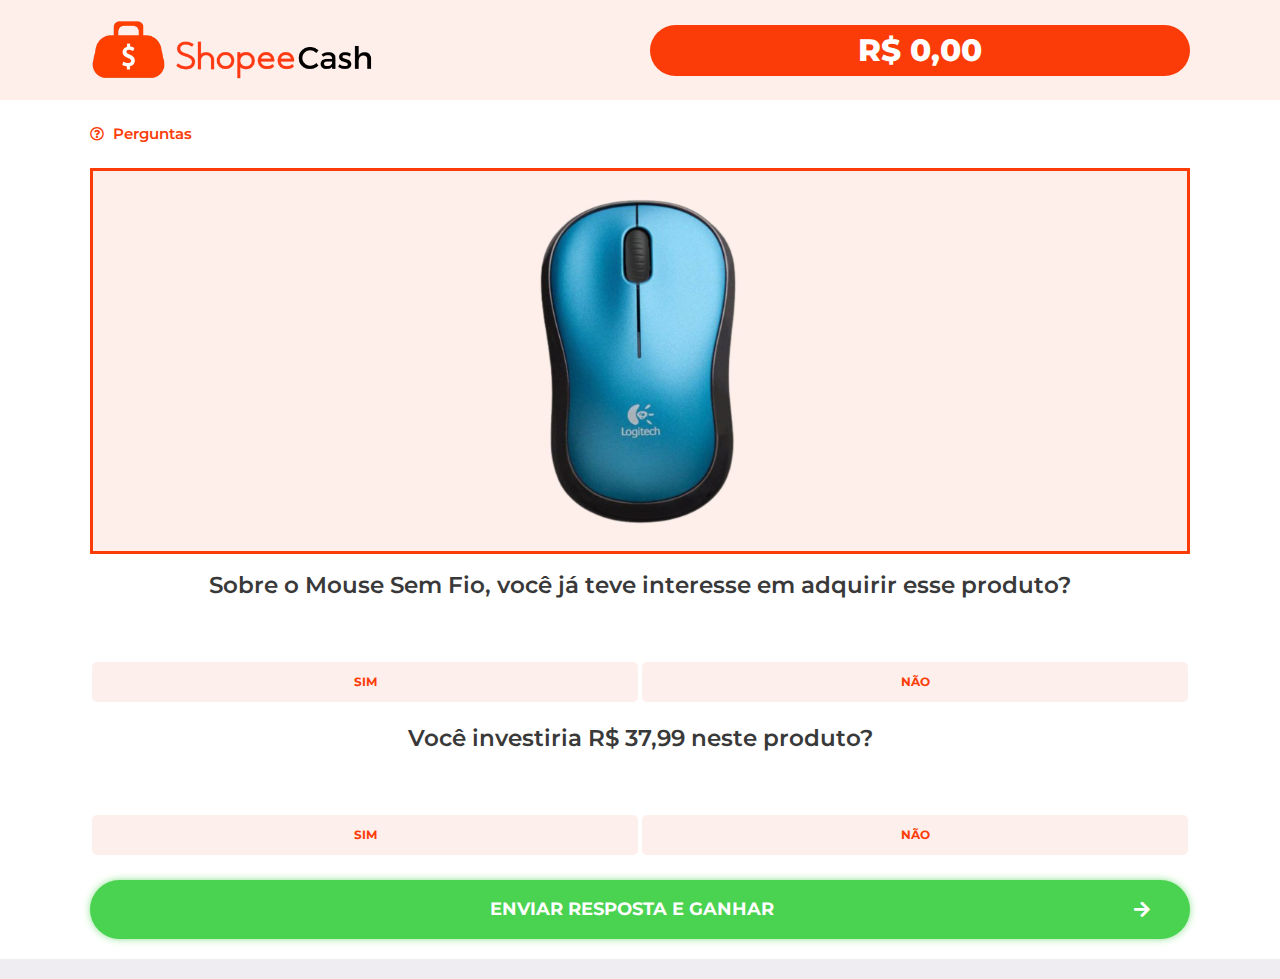
<file: index.html>
<!DOCTYPE html><html lang="pt-PT"><head>
	<meta charset="UTF-8">
		<title>Conquistando Sonhos – Site Oficial</title>
<meta name="robots" content="max-image-preview:large">
<link rel="alternate" type="application/rss+xml" title="Conquistando Sonhos » Feed" href="https://aprofissaodoano.com.br/feed/">
<link rel="alternate" type="application/rss+xml" title="Conquistando Sonhos » Feed de comentários" href="https://aprofissaodoano.com.br/comments/feed/">
<script async src="js/fbevents.js"></script><script>
window._wpemojiSettings = {"baseUrl":"https:\/\/s.w.org\/images\/core\/emoji\/14.0.0\/72x72\/","ext":".png","svgUrl":"https:\/\/s.w.org\/images\/core\/emoji\/14.0.0\/svg\/","svgExt":".svg","source":{"concatemoji":"https:\/\/aprofissaodoano.com.br\/wp-includes\/js\/wp-emoji-release.min.js?ver=6.3.1"}};
/*! This file is auto-generated */
!function(i,n){var o,s,e;function c(e){try{var t={supportTests:e,timestamp:(new Date).valueOf()};sessionStorage.setItem(o,JSON.stringify(t))}catch(e){}}function p(e,t,n){e.clearRect(0,0,e.canvas.width,e.canvas.height),e.fillText(t,0,0);var t=new Uint32Array(e.getImageData(0,0,e.canvas.width,e.canvas.height).data),r=(e.clearRect(0,0,e.canvas.width,e.canvas.height),e.fillText(n,0,0),new Uint32Array(e.getImageData(0,0,e.canvas.width,e.canvas.height).data));return t.every(function(e,t){return e===r[t]})}function u(e,t,n){switch(t){case"flag":return n(e,"\ud83c\udff3\ufe0f\u200d\u26a7\ufe0f","\ud83c\udff3\ufe0f\u200b\u26a7\ufe0f")?!1:!n(e,"\ud83c\uddfa\ud83c\uddf3","\ud83c\uddfa\u200b\ud83c\uddf3")&&!n(e,"\ud83c\udff4\udb40\udc67\udb40\udc62\udb40\udc65\udb40\udc6e\udb40\udc67\udb40\udc7f","\ud83c\udff4\u200b\udb40\udc67\u200b\udb40\udc62\u200b\udb40\udc65\u200b\udb40\udc6e\u200b\udb40\udc67\u200b\udb40\udc7f");case"emoji":return!n(e,"\ud83e\udef1\ud83c\udffb\u200d\ud83e\udef2\ud83c\udfff","\ud83e\udef1\ud83c\udffb\u200b\ud83e\udef2\ud83c\udfff")}return!1}function f(e,t,n){var r="undefined"!=typeof WorkerGlobalScope&&self instanceof WorkerGlobalScope?new OffscreenCanvas(300,150):i.createElement("canvas"),a=r.getContext("2d",{willReadFrequently:!0}),o=(a.textBaseline="top",a.font="600 32px Arial",{});return e.forEach(function(e){o[e]=t(a,e,n)}),o}function t(e){var t=i.createElement("script");t.src=e,t.defer=!0,i.head.appendChild(t)}"undefined"!=typeof Promise&&(o="wpEmojiSettingsSupports",s=["flag","emoji"],n.supports={everything:!0,everythingExceptFlag:!0},e=new Promise(function(e){i.addEventListener("DOMContentLoaded",e,{once:!0})}),new Promise(function(t){var n=function(){try{var e=JSON.parse(sessionStorage.getItem(o));if("object"==typeof e&&"number"==typeof e.timestamp&&(new Date).valueOf()<e.timestamp+604800&&"object"==typeof e.supportTests)return e.supportTests}catch(e){}return null}();if(!n){if("undefined"!=typeof Worker&&"undefined"!=typeof OffscreenCanvas&&"undefined"!=typeof URL&&URL.createObjectURL&&"undefined"!=typeof Blob)try{var e="postMessage("+f.toString()+"("+[JSON.stringify(s),u.toString(),p.toString()].join(",")+"));",r=new Blob([e],{type:"text/javascript"}),a=new Worker(URL.createObjectURL(r),{name:"wpTestEmojiSupports"});return void(a.onmessage=function(e){c(n=e.data),a.terminate(),t(n)})}catch(e){}c(n=f(s,u,p))}t(n)}).then(function(e){for(var t in e)n.supports[t]=e[t],n.supports.everything=n.supports.everything&&n.supports[t],"flag"!==t&&(n.supports.everythingExceptFlag=n.supports.everythingExceptFlag&&n.supports[t]);n.supports.everythingExceptFlag=n.supports.everythingExceptFlag&&!n.supports.flag,n.DOMReady=!1,n.readyCallback=function(){n.DOMReady=!0}}).then(function(){return e}).then(function(){var e;n.supports.everything||(n.readyCallback(),(e=n.source||{}).concatemoji?t(e.concatemoji):e.wpemoji&&e.twemoji&&(t(e.twemoji),t(e.wpemoji)))}))}((window,document),window._wpemojiSettings);
</script>
<style>
img.wp-smiley,
img.emoji {
	display: inline !important;
	border: none !important;
	box-shadow: none !important;
	height: 1em !important;
	width: 1em !important;
	margin: 0 0.07em !important;
	vertical-align: -0.1em !important;
	background: none !important;
	padding: 0 !important;
}
</style>
	<link rel="stylesheet" id="astra-theme-css-css" href="css/main.min.css" media="all">
<style id="astra-theme-css-inline-css">
html{font-size:93.75%;}a,.page-title{color:var(--ast-global-color-0);}a:hover,a:focus{color:var(--ast-global-color-1);}body,button,input,select,textarea,.ast-button,.ast-custom-button{font-family:-apple-system,BlinkMacSystemFont,Segoe UI,Roboto,Oxygen-Sans,Ubuntu,Cantarell,Helvetica Neue,sans-serif;font-weight:inherit;font-size:15px;font-size:1rem;}blockquote{color:var(--ast-global-color-3);}.site-title{font-size:35px;font-size:2.3333333333333rem;display:block;}.ast-archive-description .ast-archive-title{font-size:40px;font-size:2.6666666666667rem;}.site-header .site-description{font-size:15px;font-size:1rem;display:none;}.entry-title{font-size:30px;font-size:2rem;}h1,.entry-content h1{font-size:40px;font-size:2.6666666666667rem;}h2,.entry-content h2{font-size:30px;font-size:2rem;}h3,.entry-content h3{font-size:25px;font-size:1.6666666666667rem;}h4,.entry-content h4{font-size:20px;font-size:1.3333333333333rem;}h5,.entry-content h5{font-size:18px;font-size:1.2rem;}h6,.entry-content h6{font-size:15px;font-size:1rem;}.ast-single-post .entry-title,.page-title{font-size:30px;font-size:2rem;}::selection{background-color:var(--ast-global-color-0);color:#ffffff;}body,h1,.entry-title a,.entry-content h1,h2,.entry-content h2,h3,.entry-content h3,h4,.entry-content h4,h5,.entry-content h5,h6,.entry-content h6{color:var(--ast-global-color-3);}.tagcloud a:hover,.tagcloud a:focus,.tagcloud a.current-item{color:#ffffff;border-color:var(--ast-global-color-0);background-color:var(--ast-global-color-0);}input:focus,input[type="text"]:focus,input[type="email"]:focus,input[type="url"]:focus,input[type="password"]:focus,input[type="reset"]:focus,input[type="search"]:focus,textarea:focus{border-color:var(--ast-global-color-0);}input[type="radio"]:checked,input[type=reset],input[type="checkbox"]:checked,input[type="checkbox"]:hover:checked,input[type="checkbox"]:focus:checked,input[type=range]::-webkit-slider-thumb{border-color:var(--ast-global-color-0);background-color:var(--ast-global-color-0);box-shadow:none;}.site-footer a:hover + .post-count,.site-footer a:focus + .post-count{background:var(--ast-global-color-0);border-color:var(--ast-global-color-0);}.single .nav-links .nav-previous,.single .nav-links .nav-next{color:var(--ast-global-color-0);}.entry-meta,.entry-meta *{line-height:1.45;color:var(--ast-global-color-0);}.entry-meta a:hover,.entry-meta a:hover *,.entry-meta a:focus,.entry-meta a:focus *,.page-links > .page-link,.page-links .page-link:hover,.post-navigation a:hover{color:var(--ast-global-color-1);}#cat option,.secondary .calendar_wrap thead a,.secondary .calendar_wrap thead a:visited{color:var(--ast-global-color-0);}.secondary .calendar_wrap #today,.ast-progress-val span{background:var(--ast-global-color-0);}.secondary a:hover + .post-count,.secondary a:focus + .post-count{background:var(--ast-global-color-0);border-color:var(--ast-global-color-0);}.calendar_wrap #today > a{color:#ffffff;}.page-links .page-link,.single .post-navigation a{color:var(--ast-global-color-0);}.ast-archive-title{color:var(--ast-global-color-2);}.widget-title{font-size:21px;font-size:1.4rem;color:var(--ast-global-color-2);}.ast-single-post .entry-content a,.ast-comment-content a:not(.ast-comment-edit-reply-wrap a){text-decoration:underline;}.ast-single-post .wp-block-button .wp-block-button__link,.ast-single-post .elementor-button-wrapper .elementor-button,.ast-single-post .entry-content .uagb-tab a,.ast-single-post .entry-content .uagb-ifb-cta a,.ast-single-post .entry-content .wp-block-uagb-buttons a,.ast-single-post .entry-content .uabb-module-content a,.ast-single-post .entry-content .uagb-post-grid a,.ast-single-post .entry-content .uagb-timeline a,.ast-single-post .entry-content .uagb-toc__wrap a,.ast-single-post .entry-content .uagb-taxomony-box a,.ast-single-post .entry-content .woocommerce a{text-decoration:none;}.ast-logo-title-inline .site-logo-img{padding-right:1em;}.ast-page-builder-template .hentry {margin: 0;}.ast-page-builder-template .site-content > .ast-container {max-width: 100%;padding: 0;}.ast-page-builder-template .site-content #primary {padding: 0;margin: 0;}.ast-page-builder-template .no-results {text-align: center;margin: 4em auto;}.ast-page-builder-template .ast-pagination {padding: 2em;}.ast-page-builder-template .entry-header.ast-no-title.ast-no-thumbnail {margin-top: 0;}.ast-page-builder-template .entry-header.ast-header-without-markup {margin-top: 0;margin-bottom: 0;}.ast-page-builder-template .entry-header.ast-no-title.ast-no-meta {margin-bottom: 0;}.ast-page-builder-template.single .post-navigation {padding-bottom: 2em;}.ast-page-builder-template.single-post .site-content > .ast-container {max-width: 100%;}.ast-page-builder-template .entry-header {margin-top: 4em;margin-left: auto;margin-right: auto;padding-left: 20px;padding-right: 20px;}.ast-page-builder-template .ast-archive-description {margin-top: 4em;margin-left: auto;margin-right: auto;padding-left: 20px;padding-right: 20px;}.single.ast-page-builder-template .entry-header {padding-left: 20px;padding-right: 20px;}@media (max-width:921px){#ast-desktop-header{display:none;}}@media (min-width:921px){#ast-mobile-header{display:none;}}.wp-block-buttons.aligncenter{justify-content:center;}@media (min-width:1200px){.wp-block-group .has-background{padding:20px;}}@media (min-width:1200px){.wp-block-cover-image.alignwide .wp-block-cover__inner-container,.wp-block-cover.alignwide .wp-block-cover__inner-container,.wp-block-cover-image.alignfull .wp-block-cover__inner-container,.wp-block-cover.alignfull .wp-block-cover__inner-container{width:100%;}}.ast-plain-container.ast-no-sidebar #primary{margin-top:0;margin-bottom:0;}@media (max-width:921px){.ast-theme-transparent-header #primary,.ast-theme-transparent-header #secondary{padding:0;}}.wp-block-columns{margin-bottom:unset;}.wp-block-image.size-full{margin:2rem 0;}.wp-block-separator.has-background{padding:0;}.wp-block-gallery{margin-bottom:1.6em;}.wp-block-group{padding-top:4em;padding-bottom:4em;}.wp-block-group__inner-container .wp-block-columns:last-child,.wp-block-group__inner-container :last-child,.wp-block-table table{margin-bottom:0;}.blocks-gallery-grid{width:100%;}.wp-block-navigation-link__content{padding:5px 0;}.wp-block-group .wp-block-group .has-text-align-center,.wp-block-group .wp-block-column .has-text-align-center{max-width:100%;}.has-text-align-center{margin:0 auto;}@media (max-width:1200px){.wp-block-group{padding:3em;}.wp-block-group .wp-block-group{padding:1.5em;}.wp-block-columns,.wp-block-column{margin:1rem 0;}}@media (min-width:921px){.wp-block-columns .wp-block-group{padding:2em;}}@media (max-width:544px){.wp-block-cover-image .wp-block-cover__inner-container,.wp-block-cover .wp-block-cover__inner-container{width:unset;}.wp-block-cover,.wp-block-cover-image{padding:2em 0;}.wp-block-group,.wp-block-cover{padding:2em;}.wp-block-media-text__media img,.wp-block-media-text__media video{width:unset;max-width:100%;}.wp-block-media-text.has-background .wp-block-media-text__content{padding:1em;}}@media (max-width:921px){.ast-plain-container.ast-no-sidebar #primary{padding:0;}}@media (min-width:544px){.entry-content .wp-block-media-text.has-media-on-the-right .wp-block-media-text__content{padding:0 8% 0 0;}.entry-content .wp-block-media-text .wp-block-media-text__content{padding:0 0 0 8%;}.ast-plain-container .site-content .entry-content .has-custom-content-position.is-position-bottom-left > *,.ast-plain-container .site-content .entry-content .has-custom-content-position.is-position-bottom-right > *,.ast-plain-container .site-content .entry-content .has-custom-content-position.is-position-top-left > *,.ast-plain-container .site-content .entry-content .has-custom-content-position.is-position-top-right > *,.ast-plain-container .site-content .entry-content .has-custom-content-position.is-position-center-right > *,.ast-plain-container .site-content .entry-content .has-custom-content-position.is-position-center-left > *{margin:0;}}@media (max-width:544px){.entry-content .wp-block-media-text .wp-block-media-text__content{padding:8% 0;}.wp-block-media-text .wp-block-media-text__media img{width:auto;max-width:100%;}}.wp-block-button.is-style-outline .wp-block-button__link{border-color:var(--ast-global-color-0);}.wp-block-button.is-style-outline > .wp-block-button__link:not(.has-text-color),.wp-block-button.wp-block-button__link.is-style-outline:not(.has-text-color){color:var(--ast-global-color-0);}.wp-block-button.is-style-outline .wp-block-button__link:hover,.wp-block-button.is-style-outline .wp-block-button__link:focus{color:#ffffff !important;background-color:var(--ast-global-color-1);border-color:var(--ast-global-color-1);}.post-page-numbers.current .page-link,.ast-pagination .page-numbers.current{color:#ffffff;border-color:var(--ast-global-color-0);background-color:var(--ast-global-color-0);border-radius:2px;}@media (min-width:544px){.entry-content > .alignleft{margin-right:20px;}.entry-content > .alignright{margin-left:20px;}}h1.widget-title{font-weight:inherit;}h2.widget-title{font-weight:inherit;}h3.widget-title{font-weight:inherit;}@media (max-width:921px){.ast-separate-container .ast-article-post,.ast-separate-container .ast-article-single{padding:1.5em 2.14em;}.ast-separate-container #primary,.ast-separate-container #secondary{padding:1.5em 0;}#primary,#secondary{padding:1.5em 0;margin:0;}.ast-left-sidebar #content > .ast-container{display:flex;flex-direction:column-reverse;width:100%;}.ast-author-box img.avatar{margin:20px 0 0 0;}}@media (min-width:922px){.ast-separate-container.ast-right-sidebar #primary,.ast-separate-container.ast-left-sidebar #primary{border:0;}.search-no-results.ast-separate-container #primary{margin-bottom:4em;}}.wp-block-button .wp-block-button__link{color:#ffffff;}.wp-block-button .wp-block-button__link:hover,.wp-block-button .wp-block-button__link:focus{color:#ffffff;background-color:var(--ast-global-color-1);border-color:var(--ast-global-color-1);}.wp-block-button .wp-block-button__link{border-style:solid;border-color:var(--ast-global-color-0);background-color:var(--ast-global-color-0);color:#ffffff;font-family:inherit;font-weight:inherit;line-height:1;border-radius:2px;}.wp-block-buttons .wp-block-button .wp-block-button__link{padding-top:15px;padding-right:30px;padding-bottom:15px;padding-left:30px;}@media (max-width:921px){.wp-block-button .wp-block-button__link{padding-top:14px;padding-right:28px;padding-bottom:14px;padding-left:28px;}}@media (max-width:544px){.wp-block-button .wp-block-button__link{padding-top:12px;padding-right:24px;padding-bottom:12px;padding-left:24px;}}.menu-toggle,button,.ast-button,.ast-custom-button,.button,input#submit,input[type="button"],input[type="submit"],input[type="reset"],form[CLASS*="wp-block-search__"].wp-block-search .wp-block-search__inside-wrapper .wp-block-search__button,body .wp-block-file .wp-block-file__button{border-style:solid;border-top-width:0;border-right-width:0;border-left-width:0;border-bottom-width:0;color:#ffffff;border-color:var(--ast-global-color-0);background-color:var(--ast-global-color-0);border-radius:2px;padding-top:15px;padding-right:30px;padding-bottom:15px;padding-left:30px;font-family:inherit;font-weight:inherit;line-height:1;}button:focus,.menu-toggle:hover,button:hover,.ast-button:hover,.ast-custom-button:hover .button:hover,.ast-custom-button:hover ,input[type=reset]:hover,input[type=reset]:focus,input#submit:hover,input#submit:focus,input[type="button"]:hover,input[type="button"]:focus,input[type="submit"]:hover,input[type="submit"]:focus,form[CLASS*="wp-block-search__"].wp-block-search .wp-block-search__inside-wrapper .wp-block-search__button:hover,form[CLASS*="wp-block-search__"].wp-block-search .wp-block-search__inside-wrapper .wp-block-search__button:focus,body .wp-block-file .wp-block-file__button:hover,body .wp-block-file .wp-block-file__button:focus{color:#ffffff;background-color:var(--ast-global-color-1);border-color:var(--ast-global-color-1);}@media (min-width:544px){.ast-container{max-width:100%;}}@media (max-width:544px){.ast-separate-container .ast-article-post,.ast-separate-container .ast-article-single,.ast-separate-container .comments-title,.ast-separate-container .ast-archive-description{padding:1.5em 1em;}.ast-separate-container #content .ast-container{padding-left:0.54em;padding-right:0.54em;}.ast-separate-container .ast-comment-list li.depth-1{padding:1.5em 1em;margin-bottom:1.5em;}.ast-separate-container .ast-comment-list .bypostauthor{padding:.5em;}.ast-search-menu-icon.ast-dropdown-active .search-field{width:170px;}.menu-toggle,button,.ast-button,.button,input#submit,input[type="button"],input[type="submit"],input[type="reset"]{padding-top:12px;padding-right:24px;padding-bottom:12px;padding-left:24px;}}@media (max-width:921px){.menu-toggle,button,.ast-button,.button,input#submit,input[type="button"],input[type="submit"],input[type="reset"]{padding-top:14px;padding-right:28px;padding-bottom:14px;padding-left:28px;}.ast-mobile-header-stack .main-header-bar .ast-search-menu-icon{display:inline-block;}.ast-header-break-point.ast-header-custom-item-outside .ast-mobile-header-stack .main-header-bar .ast-search-icon{margin:0;}.ast-comment-avatar-wrap img{max-width:2.5em;}.ast-separate-container .ast-comment-list li.depth-1{padding:1.5em 2.14em;}.ast-separate-container .comment-respond{padding:2em 2.14em;}.ast-comment-meta{padding:0 1.8888em 1.3333em;}}.entry-content > .wp-block-group,.entry-content > .wp-block-media-text,.entry-content > .wp-block-cover,.entry-content > .wp-block-columns{max-width:58em;width:calc(100% - 4em);margin-left:auto;margin-right:auto;}.entry-content [class*="__inner-container"] > .alignfull{max-width:100%;margin-left:0;margin-right:0;}.entry-content [class*="__inner-container"] > *:not(.alignwide):not(.alignfull):not(.alignleft):not(.alignright){margin-left:auto;margin-right:auto;}.entry-content [class*="__inner-container"] > *:not(.alignwide):not(p):not(.alignfull):not(.alignleft):not(.alignright):not(.is-style-wide):not(iframe){max-width:50rem;width:100%;}@media (min-width:921px){.entry-content > .wp-block-group.alignwide.has-background,.entry-content > .wp-block-group.alignfull.has-background,.entry-content > .wp-block-cover.alignwide,.entry-content > .wp-block-cover.alignfull,.entry-content > .wp-block-columns.has-background.alignwide,.entry-content > .wp-block-columns.has-background.alignfull{margin-top:0;margin-bottom:0;padding:6em 4em;}.entry-content > .wp-block-columns.has-background{margin-bottom:0;}}@media (min-width:1200px){.entry-content .alignfull p{max-width:1200px;}.entry-content .alignfull{max-width:100%;width:100%;}.ast-page-builder-template .entry-content .alignwide,.entry-content [class*="__inner-container"] > .alignwide{max-width:1200px;margin-left:0;margin-right:0;}.entry-content .alignfull [class*="__inner-container"] > .alignwide{max-width:80rem;}}@media (min-width:545px){.site-main .entry-content > .alignwide{margin:0 auto;}.wp-block-group.has-background,.entry-content > .wp-block-cover,.entry-content > .wp-block-columns.has-background{padding:4em;margin-top:0;margin-bottom:0;}.entry-content .wp-block-media-text.alignfull .wp-block-media-text__content,.entry-content .wp-block-media-text.has-background .wp-block-media-text__content{padding:0 8%;}}@media (max-width:921px){.site-title{display:block;}.ast-archive-description .ast-archive-title{font-size:40px;}.site-header .site-description{display:none;}.entry-title{font-size:30px;}h1,.entry-content h1{font-size:30px;}h2,.entry-content h2{font-size:25px;}h3,.entry-content h3{font-size:20px;}.ast-single-post .entry-title,.page-title{font-size:30px;}}@media (max-width:544px){.site-title{display:block;}.ast-archive-description .ast-archive-title{font-size:40px;}.site-header .site-description{display:none;}.entry-title{font-size:30px;}h1,.entry-content h1{font-size:30px;}h2,.entry-content h2{font-size:25px;}h3,.entry-content h3{font-size:20px;}.ast-single-post .entry-title,.page-title{font-size:30px;}}@media (max-width:921px){html{font-size:85.5%;}}@media (max-width:544px){html{font-size:85.5%;}}@media (min-width:922px){.ast-container{max-width:1240px;}}@media (min-width:922px){.site-content .ast-container{display:flex;}}@media (max-width:921px){.site-content .ast-container{flex-direction:column;}}@media (min-width:922px){.main-header-menu .sub-menu .menu-item.ast-left-align-sub-menu:hover > .sub-menu,.main-header-menu .sub-menu .menu-item.ast-left-align-sub-menu.focus > .sub-menu{margin-left:-0px;}}.wp-block-search {margin-bottom: 20px;}.wp-block-site-tagline {margin-top: 20px;}form.wp-block-search .wp-block-search__input,.wp-block-search.wp-block-search__button-inside .wp-block-search__inside-wrapper,.wp-block-search.wp-block-search__button-inside .wp-block-search__inside-wrapper {border-color: #eaeaea;background: #fafafa;}.wp-block-search.wp-block-search__button-inside .wp-block-search__inside-wrapper .wp-block-search__input:focus,.wp-block-loginout input:focus {outline: thin dotted;}.wp-block-loginout input:focus {border-color: transparent;} form.wp-block-search .wp-block-search__inside-wrapper .wp-block-search__input {padding: 12px;}form.wp-block-search .wp-block-search__button svg {fill: currentColor;width: 20px;height: 20px;}.wp-block-loginout p label {display: block;}.wp-block-loginout p:not(.login-remember):not(.login-submit) input {width: 100%;}.wp-block-loginout .login-remember input {width: 1.1rem;height: 1.1rem;margin: 0 5px 4px 0;vertical-align: middle;}body .wp-block-file .wp-block-file__button {text-decoration: none;}blockquote {padding: 0 1.2em 1.2em;}.wp-block-file {display: flex;align-items: center;flex-wrap: wrap;justify-content: space-between;}.wp-block-pullquote {border: none;}.wp-block-pullquote blockquote::before {content: "\201D";font-family: "Helvetica",sans-serif;display: flex;transform: rotate( 180deg );font-size: 6rem;font-style: normal;line-height: 1;font-weight: bold;align-items: center;justify-content: center;}figure.wp-block-pullquote.is-style-solid-color blockquote {max-width: 100%;text-align: inherit;}ul.wp-block-categories-list.wp-block-categories,ul.wp-block-archives-list.wp-block-archives {list-style-type: none;}.wp-block-button__link {border: 2px solid currentColor;}ul,ol {margin-left: 20px;}figure.alignright figcaption {text-align: right;}:root .has-ast-global-color-0-color{color:var(--ast-global-color-0);}:root .has-ast-global-color-0-background-color{background-color:var(--ast-global-color-0);}:root .wp-block-button .has-ast-global-color-0-color{color:var(--ast-global-color-0);}:root .wp-block-button .has-ast-global-color-0-background-color{background-color:var(--ast-global-color-0);}:root .has-ast-global-color-1-color{color:var(--ast-global-color-1);}:root .has-ast-global-color-1-background-color{background-color:var(--ast-global-color-1);}:root .wp-block-button .has-ast-global-color-1-color{color:var(--ast-global-color-1);}:root .wp-block-button .has-ast-global-color-1-background-color{background-color:var(--ast-global-color-1);}:root .has-ast-global-color-2-color{color:var(--ast-global-color-2);}:root .has-ast-global-color-2-background-color{background-color:var(--ast-global-color-2);}:root .wp-block-button .has-ast-global-color-2-color{color:var(--ast-global-color-2);}:root .wp-block-button .has-ast-global-color-2-background-color{background-color:var(--ast-global-color-2);}:root .has-ast-global-color-3-color{color:var(--ast-global-color-3);}:root .has-ast-global-color-3-background-color{background-color:var(--ast-global-color-3);}:root .wp-block-button .has-ast-global-color-3-color{color:var(--ast-global-color-3);}:root .wp-block-button .has-ast-global-color-3-background-color{background-color:var(--ast-global-color-3);}:root .has-ast-global-color-4-color{color:var(--ast-global-color-4);}:root .has-ast-global-color-4-background-color{background-color:var(--ast-global-color-4);}:root .wp-block-button .has-ast-global-color-4-color{color:var(--ast-global-color-4);}:root .wp-block-button .has-ast-global-color-4-background-color{background-color:var(--ast-global-color-4);}:root .has-ast-global-color-5-color{color:var(--ast-global-color-5);}:root .has-ast-global-color-5-background-color{background-color:var(--ast-global-color-5);}:root .wp-block-button .has-ast-global-color-5-color{color:var(--ast-global-color-5);}:root .wp-block-button .has-ast-global-color-5-background-color{background-color:var(--ast-global-color-5);}:root .has-ast-global-color-6-color{color:var(--ast-global-color-6);}:root .has-ast-global-color-6-background-color{background-color:var(--ast-global-color-6);}:root .wp-block-button .has-ast-global-color-6-color{color:var(--ast-global-color-6);}:root .wp-block-button .has-ast-global-color-6-background-color{background-color:var(--ast-global-color-6);}:root .has-ast-global-color-7-color{color:var(--ast-global-color-7);}:root .has-ast-global-color-7-background-color{background-color:var(--ast-global-color-7);}:root .wp-block-button .has-ast-global-color-7-color{color:var(--ast-global-color-7);}:root .wp-block-button .has-ast-global-color-7-background-color{background-color:var(--ast-global-color-7);}:root .has-ast-global-color-8-color{color:var(--ast-global-color-8);}:root .has-ast-global-color-8-background-color{background-color:var(--ast-global-color-8);}:root .wp-block-button .has-ast-global-color-8-color{color:var(--ast-global-color-8);}:root .wp-block-button .has-ast-global-color-8-background-color{background-color:var(--ast-global-color-8);}:root{--ast-global-color-0:#0170B9;--ast-global-color-1:#3a3a3a;--ast-global-color-2:#3a3a3a;--ast-global-color-3:#4B4F58;--ast-global-color-4:#F5F5F5;--ast-global-color-5:#FFFFFF;--ast-global-color-6:#F2F5F7;--ast-global-color-7:#424242;--ast-global-color-8:#000000;}.ast-breadcrumbs .trail-browse,.ast-breadcrumbs .trail-items,.ast-breadcrumbs .trail-items li{display:inline-block;margin:0;padding:0;border:none;background:inherit;text-indent:0;}.ast-breadcrumbs .trail-browse{font-size:inherit;font-style:inherit;font-weight:inherit;color:inherit;}.ast-breadcrumbs .trail-items{list-style:none;}.trail-items li::after{padding:0 0.3em;content:"\00bb";}.trail-items li:last-of-type::after{display:none;}h1,.entry-content h1,h2,.entry-content h2,h3,.entry-content h3,h4,.entry-content h4,h5,.entry-content h5,h6,.entry-content h6{color:var(--ast-global-color-2);}.entry-title a{color:var(--ast-global-color-2);}@media (max-width:921px){.ast-builder-grid-row-container.ast-builder-grid-row-tablet-3-firstrow .ast-builder-grid-row > *:first-child,.ast-builder-grid-row-container.ast-builder-grid-row-tablet-3-lastrow .ast-builder-grid-row > *:last-child{grid-column:1 / -1;}}@media (max-width:544px){.ast-builder-grid-row-container.ast-builder-grid-row-mobile-3-firstrow .ast-builder-grid-row > *:first-child,.ast-builder-grid-row-container.ast-builder-grid-row-mobile-3-lastrow .ast-builder-grid-row > *:last-child{grid-column:1 / -1;}}.ast-builder-layout-element[data-section="title_tagline"]{display:flex;}@media (max-width:921px){.ast-header-break-point .ast-builder-layout-element[data-section="title_tagline"]{display:flex;}}@media (max-width:544px){.ast-header-break-point .ast-builder-layout-element[data-section="title_tagline"]{display:flex;}}.ast-builder-menu-1{font-family:inherit;font-weight:inherit;}.ast-builder-menu-1 .sub-menu,.ast-builder-menu-1 .inline-on-mobile .sub-menu{border-top-width:2px;border-bottom-width:0;border-right-width:0;border-left-width:0;border-color:var(--ast-global-color-0);border-style:solid;border-radius:0;}.ast-builder-menu-1 .main-header-menu > .menu-item > .sub-menu,.ast-builder-menu-1 .main-header-menu > .menu-item > .astra-full-megamenu-wrapper{margin-top:0;}.ast-desktop .ast-builder-menu-1 .main-header-menu > .menu-item > .sub-menu:before,.ast-desktop .ast-builder-menu-1 .main-header-menu > .menu-item > .astra-full-megamenu-wrapper:before{height:calc( 0px + 5px );}.ast-desktop .ast-builder-menu-1 .menu-item .sub-menu .menu-link{border-style:none;}@media (max-width:921px){.ast-header-break-point .ast-builder-menu-1 .menu-item.menu-item-has-children > .ast-menu-toggle{top:0;}.ast-builder-menu-1 .menu-item-has-children > .menu-link:after{content:unset;}}@media (max-width:544px){.ast-header-break-point .ast-builder-menu-1 .menu-item.menu-item-has-children > .ast-menu-toggle{top:0;}}.ast-builder-menu-1{display:flex;}@media (max-width:921px){.ast-header-break-point .ast-builder-menu-1{display:flex;}}@media (max-width:544px){.ast-header-break-point .ast-builder-menu-1{display:flex;}}.site-below-footer-wrap{padding-top:20px;padding-bottom:20px;}.site-below-footer-wrap[data-section="section-below-footer-builder"]{background-color:#eeeeee;;min-height:80px;}.site-below-footer-wrap[data-section="section-below-footer-builder"] .ast-builder-grid-row{max-width:1200px;margin-left:auto;margin-right:auto;}.site-below-footer-wrap[data-section="section-below-footer-builder"] .ast-builder-grid-row,.site-below-footer-wrap[data-section="section-below-footer-builder"] .site-footer-section{align-items:flex-start;}.site-below-footer-wrap[data-section="section-below-footer-builder"].ast-footer-row-inline .site-footer-section{display:flex;margin-bottom:0;}.ast-builder-grid-row-full .ast-builder-grid-row{grid-template-columns:1fr;}@media (max-width:921px){.site-below-footer-wrap[data-section="section-below-footer-builder"].ast-footer-row-tablet-inline .site-footer-section{display:flex;margin-bottom:0;}.site-below-footer-wrap[data-section="section-below-footer-builder"].ast-footer-row-tablet-stack .site-footer-section{display:block;margin-bottom:10px;}.ast-builder-grid-row-container.ast-builder-grid-row-tablet-full .ast-builder-grid-row{grid-template-columns:1fr;}}@media (max-width:544px){.site-below-footer-wrap[data-section="section-below-footer-builder"].ast-footer-row-mobile-inline .site-footer-section{display:flex;margin-bottom:0;}.site-below-footer-wrap[data-section="section-below-footer-builder"].ast-footer-row-mobile-stack .site-footer-section{display:block;margin-bottom:10px;}.ast-builder-grid-row-container.ast-builder-grid-row-mobile-full .ast-builder-grid-row{grid-template-columns:1fr;}}.site-below-footer-wrap[data-section="section-below-footer-builder"]{display:grid;}@media (max-width:921px){.ast-header-break-point .site-below-footer-wrap[data-section="section-below-footer-builder"]{display:grid;}}@media (max-width:544px){.ast-header-break-point .site-below-footer-wrap[data-section="section-below-footer-builder"]{display:grid;}}.ast-footer-copyright{text-align:center;}.ast-footer-copyright {color:var(--ast-global-color-3);}@media (max-width:921px){.ast-footer-copyright{text-align:center;}}@media (max-width:544px){.ast-footer-copyright{text-align:center;}}.ast-footer-copyright.ast-builder-layout-element{display:flex;}@media (max-width:921px){.ast-header-break-point .ast-footer-copyright.ast-builder-layout-element{display:flex;}}@media (max-width:544px){.ast-header-break-point .ast-footer-copyright.ast-builder-layout-element{display:flex;}}.elementor-widget-heading .elementor-heading-title{margin:0;}.elementor-post.elementor-grid-item.hentry{margin-bottom:0;}.woocommerce div.product .elementor-element.elementor-products-grid .related.products ul.products li.product,.elementor-element .elementor-wc-products .woocommerce[class*='columns-'] ul.products li.product{width:auto;margin:0;float:none;}.elementor-toc__list-wrapper{margin:0;}.ast-left-sidebar .elementor-section.elementor-section-stretched,.ast-right-sidebar .elementor-section.elementor-section-stretched{max-width:100%;left:0 !important;}.elementor-template-full-width .ast-container{display:block;}@media (max-width:544px){.elementor-element .elementor-wc-products .woocommerce[class*="columns-"] ul.products li.product{width:auto;margin:0;}.elementor-element .woocommerce .woocommerce-result-count{float:none;}}.ast-header-break-point .main-header-bar{border-bottom-width:1px;}@media (min-width:922px){.main-header-bar{border-bottom-width:1px;}}.ast-safari-browser-less-than-11 .main-header-menu .menu-item, .ast-safari-browser-less-than-11 .main-header-bar .ast-masthead-custom-menu-items{display:block;}.main-header-menu .menu-item, #astra-footer-menu .menu-item, .main-header-bar .ast-masthead-custom-menu-items{-js-display:flex;display:flex;-webkit-box-pack:center;-webkit-justify-content:center;-moz-box-pack:center;-ms-flex-pack:center;justify-content:center;-webkit-box-orient:vertical;-webkit-box-direction:normal;-webkit-flex-direction:column;-moz-box-orient:vertical;-moz-box-direction:normal;-ms-flex-direction:column;flex-direction:column;}.main-header-menu > .menu-item > .menu-link, #astra-footer-menu > .menu-item > .menu-link{height:100%;-webkit-box-align:center;-webkit-align-items:center;-moz-box-align:center;-ms-flex-align:center;align-items:center;-js-display:flex;display:flex;}.ast-header-break-point .main-navigation ul .menu-item .menu-link .icon-arrow:first-of-type svg{top:.2em;margin-top:0px;margin-left:0px;width:.65em;transform:translate(0, -2px) rotateZ(270deg);}.ast-mobile-popup-content .ast-submenu-expanded > .ast-menu-toggle{transform:rotateX(180deg);}.ast-separate-container .blog-layout-1, .ast-separate-container .blog-layout-2, .ast-separate-container .blog-layout-3{background-color:transparent;background-image:none;}.ast-separate-container .ast-article-post{background-color:var(--ast-global-color-5);;}@media (max-width:921px){.ast-separate-container .ast-article-post{background-color:var(--ast-global-color-5);;}}@media (max-width:544px){.ast-separate-container .ast-article-post{background-color:var(--ast-global-color-5);;}}.ast-separate-container .ast-article-single:not(.ast-related-post), .ast-separate-container .comments-area .comment-respond,.ast-separate-container .comments-area .ast-comment-list li, .ast-separate-container .ast-woocommerce-container, .ast-separate-container .error-404, .ast-separate-container .no-results, .single.ast-separate-container .ast-author-meta, .ast-separate-container .related-posts-title-wrapper, .ast-separate-container.ast-two-container #secondary .widget,.ast-separate-container .comments-count-wrapper, .ast-box-layout.ast-plain-container .site-content,.ast-padded-layout.ast-plain-container .site-content, .ast-separate-container .comments-area .comments-title{background-color:var(--ast-global-color-5);;}@media (max-width:921px){.ast-separate-container .ast-article-single:not(.ast-related-post), .ast-separate-container .comments-area .comment-respond,.ast-separate-container .comments-area .ast-comment-list li, .ast-separate-container .ast-woocommerce-container, .ast-separate-container .error-404, .ast-separate-container .no-results, .single.ast-separate-container .ast-author-meta, .ast-separate-container .related-posts-title-wrapper, .ast-separate-container.ast-two-container #secondary .widget,.ast-separate-container .comments-count-wrapper, .ast-box-layout.ast-plain-container .site-content,.ast-padded-layout.ast-plain-container .site-content, .ast-separate-container .comments-area .comments-title{background-color:var(--ast-global-color-5);;}}@media (max-width:544px){.ast-separate-container .ast-article-single:not(.ast-related-post), .ast-separate-container .comments-area .comment-respond,.ast-separate-container .comments-area .ast-comment-list li, .ast-separate-container .ast-woocommerce-container, .ast-separate-container .error-404, .ast-separate-container .no-results, .single.ast-separate-container .ast-author-meta, .ast-separate-container .related-posts-title-wrapper, .ast-separate-container.ast-two-container #secondary .widget,.ast-separate-container .comments-count-wrapper, .ast-box-layout.ast-plain-container .site-content,.ast-padded-layout.ast-plain-container .site-content, .ast-separate-container .comments-area .comments-title{background-color:var(--ast-global-color-5);;}}.ast-mobile-header-content > *,.ast-desktop-header-content > * {padding: 10px 0;height: auto;}.ast-mobile-header-content > *:first-child,.ast-desktop-header-content > *:first-child {padding-top: 10px;}.ast-mobile-header-content > .ast-builder-menu,.ast-desktop-header-content > .ast-builder-menu {padding-top: 0;}.ast-mobile-header-content > *:last-child,.ast-desktop-header-content > *:last-child {padding-bottom: 0;}.ast-mobile-header-content .ast-search-menu-icon.ast-inline-search label,.ast-desktop-header-content .ast-search-menu-icon.ast-inline-search label {width: 100%;}.ast-desktop-header-content .main-header-bar-navigation .ast-submenu-expanded > .ast-menu-toggle::before {transform: rotateX(180deg);}#ast-desktop-header .ast-desktop-header-content,.ast-mobile-header-content .ast-search-icon,.ast-desktop-header-content .ast-search-icon,.ast-mobile-header-wrap .ast-mobile-header-content,.ast-main-header-nav-open.ast-popup-nav-open .ast-mobile-header-wrap .ast-mobile-header-content,.ast-main-header-nav-open.ast-popup-nav-open .ast-desktop-header-content {display: none;}.ast-main-header-nav-open.ast-header-break-point #ast-desktop-header .ast-desktop-header-content,.ast-main-header-nav-open.ast-header-break-point .ast-mobile-header-wrap .ast-mobile-header-content {display: block;}.ast-desktop .ast-desktop-header-content .astra-menu-animation-slide-up > .menu-item > .sub-menu,.ast-desktop .ast-desktop-header-content .astra-menu-animation-slide-up > .menu-item .menu-item > .sub-menu,.ast-desktop .ast-desktop-header-content .astra-menu-animation-slide-down > .menu-item > .sub-menu,.ast-desktop .ast-desktop-header-content .astra-menu-animation-slide-down > .menu-item .menu-item > .sub-menu,.ast-desktop .ast-desktop-header-content .astra-menu-animation-fade > .menu-item > .sub-menu,.ast-desktop .ast-desktop-header-content .astra-menu-animation-fade > .menu-item .menu-item > .sub-menu {opacity: 1;visibility: visible;}.ast-hfb-header.ast-default-menu-enable.ast-header-break-point .ast-mobile-header-wrap .ast-mobile-header-content .main-header-bar-navigation {width: unset;margin: unset;}.ast-mobile-header-content.content-align-flex-end .main-header-bar-navigation .menu-item-has-children > .ast-menu-toggle,.ast-desktop-header-content.content-align-flex-end .main-header-bar-navigation .menu-item-has-children > .ast-menu-toggle {left: calc( 20px - 0.907em);}.ast-mobile-header-content .ast-search-menu-icon,.ast-mobile-header-content .ast-search-menu-icon.slide-search,.ast-desktop-header-content .ast-search-menu-icon,.ast-desktop-header-content .ast-search-menu-icon.slide-search {width: 100%;position: relative;display: block;right: auto;transform: none;}.ast-mobile-header-content .ast-search-menu-icon.slide-search .search-form,.ast-mobile-header-content .ast-search-menu-icon .search-form,.ast-desktop-header-content .ast-search-menu-icon.slide-search .search-form,.ast-desktop-header-content .ast-search-menu-icon .search-form {right: 0;visibility: visible;opacity: 1;position: relative;top: auto;transform: none;padding: 0;display: block;overflow: hidden;}.ast-mobile-header-content .ast-search-menu-icon.ast-inline-search .search-field,.ast-mobile-header-content .ast-search-menu-icon .search-field,.ast-desktop-header-content .ast-search-menu-icon.ast-inline-search .search-field,.ast-desktop-header-content .ast-search-menu-icon .search-field {width: 100%;padding-right: 5.5em;}.ast-mobile-header-content .ast-search-menu-icon .search-submit,.ast-desktop-header-content .ast-search-menu-icon .search-submit {display: block;position: absolute;height: 100%;top: 0;right: 0;padding: 0 1em;border-radius: 0;}.ast-hfb-header.ast-default-menu-enable.ast-header-break-point .ast-mobile-header-wrap .ast-mobile-header-content .main-header-bar-navigation ul .sub-menu .menu-link {padding-left: 30px;}.ast-hfb-header.ast-default-menu-enable.ast-header-break-point .ast-mobile-header-wrap .ast-mobile-header-content .main-header-bar-navigation .sub-menu .menu-item .menu-item .menu-link {padding-left: 40px;}.ast-mobile-popup-drawer.active .ast-mobile-popup-inner{background-color:#ffffff;;}.ast-mobile-header-wrap .ast-mobile-header-content, .ast-desktop-header-content{background-color:#ffffff;;}.ast-mobile-popup-content > *, .ast-mobile-header-content > *, .ast-desktop-popup-content > *, .ast-desktop-header-content > *{padding-top:0;padding-bottom:0;}.content-align-flex-start .ast-builder-layout-element{justify-content:flex-start;}.content-align-flex-start .main-header-menu{text-align:left;}.ast-mobile-popup-drawer.active .menu-toggle-close{color:#3a3a3a;}.ast-mobile-header-wrap .ast-primary-header-bar,.ast-primary-header-bar .site-primary-header-wrap{min-height:70px;}.ast-desktop .ast-primary-header-bar .main-header-menu > .menu-item{line-height:70px;}@media (max-width:921px){#masthead .ast-mobile-header-wrap .ast-primary-header-bar,#masthead .ast-mobile-header-wrap .ast-below-header-bar{padding-left:20px;padding-right:20px;}}.ast-header-break-point .ast-primary-header-bar{border-bottom-width:1px;border-bottom-color:#eaeaea;border-bottom-style:solid;}@media (min-width:922px){.ast-primary-header-bar{border-bottom-width:1px;border-bottom-color:#eaeaea;border-bottom-style:solid;}}.ast-primary-header-bar{background-color:#ffffff;;}.ast-primary-header-bar{display:block;}@media (max-width:921px){.ast-header-break-point .ast-primary-header-bar{display:grid;}}@media (max-width:544px){.ast-header-break-point .ast-primary-header-bar{display:grid;}}[data-section="section-header-mobile-trigger"] .ast-button-wrap .ast-mobile-menu-trigger-minimal{color:var(--ast-global-color-0);border:none;background:transparent;}[data-section="section-header-mobile-trigger"] .ast-button-wrap .mobile-menu-toggle-icon .ast-mobile-svg{width:20px;height:20px;fill:var(--ast-global-color-0);}[data-section="section-header-mobile-trigger"] .ast-button-wrap .mobile-menu-wrap .mobile-menu{color:var(--ast-global-color-0);}.ast-builder-menu-mobile .main-navigation .menu-item > .menu-link{font-family:inherit;font-weight:inherit;}.ast-builder-menu-mobile .main-navigation .menu-item.menu-item-has-children > .ast-menu-toggle{top:0;}.ast-builder-menu-mobile .main-navigation .menu-item-has-children > .menu-link:after{content:unset;}.ast-hfb-header .ast-builder-menu-mobile .main-header-menu, .ast-hfb-header .ast-builder-menu-mobile .main-navigation .menu-item .menu-link, .ast-hfb-header .ast-builder-menu-mobile .main-navigation .menu-item .sub-menu .menu-link{border-style:none;}.ast-builder-menu-mobile .main-navigation .menu-item.menu-item-has-children > .ast-menu-toggle{top:0;}@media (max-width:921px){.ast-builder-menu-mobile .main-navigation .menu-item.menu-item-has-children > .ast-menu-toggle{top:0;}.ast-builder-menu-mobile .main-navigation .menu-item-has-children > .menu-link:after{content:unset;}}@media (max-width:544px){.ast-builder-menu-mobile .main-navigation .menu-item.menu-item-has-children > .ast-menu-toggle{top:0;}}.ast-builder-menu-mobile .main-navigation{display:block;}@media (max-width:921px){.ast-header-break-point .ast-builder-menu-mobile .main-navigation{display:block;}}@media (max-width:544px){.ast-header-break-point .ast-builder-menu-mobile .main-navigation{display:block;}}:root{--e-global-color-astglobalcolor0:#0170B9;--e-global-color-astglobalcolor1:#3a3a3a;--e-global-color-astglobalcolor2:#3a3a3a;--e-global-color-astglobalcolor3:#4B4F58;--e-global-color-astglobalcolor4:#F5F5F5;--e-global-color-astglobalcolor5:#FFFFFF;--e-global-color-astglobalcolor6:#F2F5F7;--e-global-color-astglobalcolor7:#424242;--e-global-color-astglobalcolor8:#000000;}
</style>
<link rel="stylesheet" id="wp-block-library-css" href="css/style.min.css" media="all">
<style id="global-styles-inline-css">
body{--wp--preset--color--black: #000000;--wp--preset--color--cyan-bluish-gray: #abb8c3;--wp--preset--color--white: #ffffff;--wp--preset--color--pale-pink: #f78da7;--wp--preset--color--vivid-red: #cf2e2e;--wp--preset--color--luminous-vivid-orange: #ff6900;--wp--preset--color--luminous-vivid-amber: #fcb900;--wp--preset--color--light-green-cyan: #7bdcb5;--wp--preset--color--vivid-green-cyan: #00d084;--wp--preset--color--pale-cyan-blue: #8ed1fc;--wp--preset--color--vivid-cyan-blue: #0693e3;--wp--preset--color--vivid-purple: #9b51e0;--wp--preset--color--ast-global-color-0: var(--ast-global-color-0);--wp--preset--color--ast-global-color-1: var(--ast-global-color-1);--wp--preset--color--ast-global-color-2: var(--ast-global-color-2);--wp--preset--color--ast-global-color-3: var(--ast-global-color-3);--wp--preset--color--ast-global-color-4: var(--ast-global-color-4);--wp--preset--color--ast-global-color-5: var(--ast-global-color-5);--wp--preset--color--ast-global-color-6: var(--ast-global-color-6);--wp--preset--color--ast-global-color-7: var(--ast-global-color-7);--wp--preset--color--ast-global-color-8: var(--ast-global-color-8);--wp--preset--gradient--vivid-cyan-blue-to-vivid-purple: linear-gradient(135deg,rgba(6,147,227,1) 0%,rgb(155,81,224) 100%);--wp--preset--gradient--light-green-cyan-to-vivid-green-cyan: linear-gradient(135deg,rgb(122,220,180) 0%,rgb(0,208,130) 100%);--wp--preset--gradient--luminous-vivid-amber-to-luminous-vivid-orange: linear-gradient(135deg,rgba(252,185,0,1) 0%,rgba(255,105,0,1) 100%);--wp--preset--gradient--luminous-vivid-orange-to-vivid-red: linear-gradient(135deg,rgba(255,105,0,1) 0%,rgb(207,46,46) 100%);--wp--preset--gradient--very-light-gray-to-cyan-bluish-gray: linear-gradient(135deg,rgb(238,238,238) 0%,rgb(169,184,195) 100%);--wp--preset--gradient--cool-to-warm-spectrum: linear-gradient(135deg,rgb(74,234,220) 0%,rgb(151,120,209) 20%,rgb(207,42,186) 40%,rgb(238,44,130) 60%,rgb(251,105,98) 80%,rgb(254,248,76) 100%);--wp--preset--gradient--blush-light-purple: linear-gradient(135deg,rgb(255,206,236) 0%,rgb(152,150,240) 100%);--wp--preset--gradient--blush-bordeaux: linear-gradient(135deg,rgb(254,205,165) 0%,rgb(254,45,45) 50%,rgb(107,0,62) 100%);--wp--preset--gradient--luminous-dusk: linear-gradient(135deg,rgb(255,203,112) 0%,rgb(199,81,192) 50%,rgb(65,88,208) 100%);--wp--preset--gradient--pale-ocean: linear-gradient(135deg,rgb(255,245,203) 0%,rgb(182,227,212) 50%,rgb(51,167,181) 100%);--wp--preset--gradient--electric-grass: linear-gradient(135deg,rgb(202,248,128) 0%,rgb(113,206,126) 100%);--wp--preset--gradient--midnight: linear-gradient(135deg,rgb(2,3,129) 0%,rgb(40,116,252) 100%);--wp--preset--font-size--small: 13px;--wp--preset--font-size--medium: 20px;--wp--preset--font-size--large: 36px;--wp--preset--font-size--x-large: 42px;--wp--preset--spacing--20: 0.44rem;--wp--preset--spacing--30: 0.67rem;--wp--preset--spacing--40: 1rem;--wp--preset--spacing--50: 1.5rem;--wp--preset--spacing--60: 2.25rem;--wp--preset--spacing--70: 3.38rem;--wp--preset--spacing--80: 5.06rem;--wp--preset--shadow--natural: 6px 6px 9px rgba(0, 0, 0, 0.2);--wp--preset--shadow--deep: 12px 12px 50px rgba(0, 0, 0, 0.4);--wp--preset--shadow--sharp: 6px 6px 0px rgba(0, 0, 0, 0.2);--wp--preset--shadow--outlined: 6px 6px 0px -3px rgba(255, 255, 255, 1), 6px 6px rgba(0, 0, 0, 1);--wp--preset--shadow--crisp: 6px 6px 0px rgba(0, 0, 0, 1);}body { margin: 0;--wp--style--global--content-size: var(--ast-content-width-size);--wp--style--global--wide-size: 1200px; }.wp-site-blocks > .alignleft { float: left; margin-right: 2em; }.wp-site-blocks > .alignright { float: right; margin-left: 2em; }.wp-site-blocks > .aligncenter { justify-content: center; margin-left: auto; margin-right: auto; }:where(.is-layout-flex){gap: 0.5em;}:where(.is-layout-grid){gap: 0.5em;}body .is-layout-flow > .alignleft{float: left;margin-inline-start: 0;margin-inline-end: 2em;}body .is-layout-flow > .alignright{float: right;margin-inline-start: 2em;margin-inline-end: 0;}body .is-layout-flow > .aligncenter{margin-left: auto !important;margin-right: auto !important;}body .is-layout-constrained > .alignleft{float: left;margin-inline-start: 0;margin-inline-end: 2em;}body .is-layout-constrained > .alignright{float: right;margin-inline-start: 2em;margin-inline-end: 0;}body .is-layout-constrained > .aligncenter{margin-left: auto !important;margin-right: auto !important;}body .is-layout-constrained > :where(:not(.alignleft):not(.alignright):not(.alignfull)){max-width: var(--wp--style--global--content-size);margin-left: auto !important;margin-right: auto !important;}body .is-layout-constrained > .alignwide{max-width: var(--wp--style--global--wide-size);}body .is-layout-flex{display: flex;}body .is-layout-flex{flex-wrap: wrap;align-items: center;}body .is-layout-flex > *{margin: 0;}body .is-layout-grid{display: grid;}body .is-layout-grid > *{margin: 0;}body{padding-top: 0px;padding-right: 0px;padding-bottom: 0px;padding-left: 0px;}a:where(:not(.wp-element-button)){text-decoration: underline;}.wp-element-button, .wp-block-button__link{background-color: #32373c;border-width: 0;color: #fff;font-family: inherit;font-size: inherit;line-height: inherit;padding: calc(0.667em + 2px) calc(1.333em + 2px);text-decoration: none;}.has-black-color{color: var(--wp--preset--color--black) !important;}.has-cyan-bluish-gray-color{color: var(--wp--preset--color--cyan-bluish-gray) !important;}.has-white-color{color: var(--wp--preset--color--white) !important;}.has-pale-pink-color{color: var(--wp--preset--color--pale-pink) !important;}.has-vivid-red-color{color: var(--wp--preset--color--vivid-red) !important;}.has-luminous-vivid-orange-color{color: var(--wp--preset--color--luminous-vivid-orange) !important;}.has-luminous-vivid-amber-color{color: var(--wp--preset--color--luminous-vivid-amber) !important;}.has-light-green-cyan-color{color: var(--wp--preset--color--light-green-cyan) !important;}.has-vivid-green-cyan-color{color: var(--wp--preset--color--vivid-green-cyan) !important;}.has-pale-cyan-blue-color{color: var(--wp--preset--color--pale-cyan-blue) !important;}.has-vivid-cyan-blue-color{color: var(--wp--preset--color--vivid-cyan-blue) !important;}.has-vivid-purple-color{color: var(--wp--preset--color--vivid-purple) !important;}.has-ast-global-color-0-color{color: var(--wp--preset--color--ast-global-color-0) !important;}.has-ast-global-color-1-color{color: var(--wp--preset--color--ast-global-color-1) !important;}.has-ast-global-color-2-color{color: var(--wp--preset--color--ast-global-color-2) !important;}.has-ast-global-color-3-color{color: var(--wp--preset--color--ast-global-color-3) !important;}.has-ast-global-color-4-color{color: var(--wp--preset--color--ast-global-color-4) !important;}.has-ast-global-color-5-color{color: var(--wp--preset--color--ast-global-color-5) !important;}.has-ast-global-color-6-color{color: var(--wp--preset--color--ast-global-color-6) !important;}.has-ast-global-color-7-color{color: var(--wp--preset--color--ast-global-color-7) !important;}.has-ast-global-color-8-color{color: var(--wp--preset--color--ast-global-color-8) !important;}.has-black-background-color{background-color: var(--wp--preset--color--black) !important;}.has-cyan-bluish-gray-background-color{background-color: var(--wp--preset--color--cyan-bluish-gray) !important;}.has-white-background-color{background-color: var(--wp--preset--color--white) !important;}.has-pale-pink-background-color{background-color: var(--wp--preset--color--pale-pink) !important;}.has-vivid-red-background-color{background-color: var(--wp--preset--color--vivid-red) !important;}.has-luminous-vivid-orange-background-color{background-color: var(--wp--preset--color--luminous-vivid-orange) !important;}.has-luminous-vivid-amber-background-color{background-color: var(--wp--preset--color--luminous-vivid-amber) !important;}.has-light-green-cyan-background-color{background-color: var(--wp--preset--color--light-green-cyan) !important;}.has-vivid-green-cyan-background-color{background-color: var(--wp--preset--color--vivid-green-cyan) !important;}.has-pale-cyan-blue-background-color{background-color: var(--wp--preset--color--pale-cyan-blue) !important;}.has-vivid-cyan-blue-background-color{background-color: var(--wp--preset--color--vivid-cyan-blue) !important;}.has-vivid-purple-background-color{background-color: var(--wp--preset--color--vivid-purple) !important;}.has-ast-global-color-0-background-color{background-color: var(--wp--preset--color--ast-global-color-0) !important;}.has-ast-global-color-1-background-color{background-color: var(--wp--preset--color--ast-global-color-1) !important;}.has-ast-global-color-2-background-color{background-color: var(--wp--preset--color--ast-global-color-2) !important;}.has-ast-global-color-3-background-color{background-color: var(--wp--preset--color--ast-global-color-3) !important;}.has-ast-global-color-4-background-color{background-color: var(--wp--preset--color--ast-global-color-4) !important;}.has-ast-global-color-5-background-color{background-color: var(--wp--preset--color--ast-global-color-5) !important;}.has-ast-global-color-6-background-color{background-color: var(--wp--preset--color--ast-global-color-6) !important;}.has-ast-global-color-7-background-color{background-color: var(--wp--preset--color--ast-global-color-7) !important;}.has-ast-global-color-8-background-color{background-color: var(--wp--preset--color--ast-global-color-8) !important;}.has-black-border-color{border-color: var(--wp--preset--color--black) !important;}.has-cyan-bluish-gray-border-color{border-color: var(--wp--preset--color--cyan-bluish-gray) !important;}.has-white-border-color{border-color: var(--wp--preset--color--white) !important;}.has-pale-pink-border-color{border-color: var(--wp--preset--color--pale-pink) !important;}.has-vivid-red-border-color{border-color: var(--wp--preset--color--vivid-red) !important;}.has-luminous-vivid-orange-border-color{border-color: var(--wp--preset--color--luminous-vivid-orange) !important;}.has-luminous-vivid-amber-border-color{border-color: var(--wp--preset--color--luminous-vivid-amber) !important;}.has-light-green-cyan-border-color{border-color: var(--wp--preset--color--light-green-cyan) !important;}.has-vivid-green-cyan-border-color{border-color: var(--wp--preset--color--vivid-green-cyan) !important;}.has-pale-cyan-blue-border-color{border-color: var(--wp--preset--color--pale-cyan-blue) !important;}.has-vivid-cyan-blue-border-color{border-color: var(--wp--preset--color--vivid-cyan-blue) !important;}.has-vivid-purple-border-color{border-color: var(--wp--preset--color--vivid-purple) !important;}.has-ast-global-color-0-border-color{border-color: var(--wp--preset--color--ast-global-color-0) !important;}.has-ast-global-color-1-border-color{border-color: var(--wp--preset--color--ast-global-color-1) !important;}.has-ast-global-color-2-border-color{border-color: var(--wp--preset--color--ast-global-color-2) !important;}.has-ast-global-color-3-border-color{border-color: var(--wp--preset--color--ast-global-color-3) !important;}.has-ast-global-color-4-border-color{border-color: var(--wp--preset--color--ast-global-color-4) !important;}.has-ast-global-color-5-border-color{border-color: var(--wp--preset--color--ast-global-color-5) !important;}.has-ast-global-color-6-border-color{border-color: var(--wp--preset--color--ast-global-color-6) !important;}.has-ast-global-color-7-border-color{border-color: var(--wp--preset--color--ast-global-color-7) !important;}.has-ast-global-color-8-border-color{border-color: var(--wp--preset--color--ast-global-color-8) !important;}.has-vivid-cyan-blue-to-vivid-purple-gradient-background{background: var(--wp--preset--gradient--vivid-cyan-blue-to-vivid-purple) !important;}.has-light-green-cyan-to-vivid-green-cyan-gradient-background{background: var(--wp--preset--gradient--light-green-cyan-to-vivid-green-cyan) !important;}.has-luminous-vivid-amber-to-luminous-vivid-orange-gradient-background{background: var(--wp--preset--gradient--luminous-vivid-amber-to-luminous-vivid-orange) !important;}.has-luminous-vivid-orange-to-vivid-red-gradient-background{background: var(--wp--preset--gradient--luminous-vivid-orange-to-vivid-red) !important;}.has-very-light-gray-to-cyan-bluish-gray-gradient-background{background: var(--wp--preset--gradient--very-light-gray-to-cyan-bluish-gray) !important;}.has-cool-to-warm-spectrum-gradient-background{background: var(--wp--preset--gradient--cool-to-warm-spectrum) !important;}.has-blush-light-purple-gradient-background{background: var(--wp--preset--gradient--blush-light-purple) !important;}.has-blush-bordeaux-gradient-background{background: var(--wp--preset--gradient--blush-bordeaux) !important;}.has-luminous-dusk-gradient-background{background: var(--wp--preset--gradient--luminous-dusk) !important;}.has-pale-ocean-gradient-background{background: var(--wp--preset--gradient--pale-ocean) !important;}.has-electric-grass-gradient-background{background: var(--wp--preset--gradient--electric-grass) !important;}.has-midnight-gradient-background{background: var(--wp--preset--gradient--midnight) !important;}.has-small-font-size{font-size: var(--wp--preset--font-size--small) !important;}.has-medium-font-size{font-size: var(--wp--preset--font-size--medium) !important;}.has-large-font-size{font-size: var(--wp--preset--font-size--large) !important;}.has-x-large-font-size{font-size: var(--wp--preset--font-size--x-large) !important;}
.wp-block-navigation a:where(:not(.wp-element-button)){color: inherit;}
:where(.wp-block-post-template.is-layout-flex){gap: 1.25em;}:where(.wp-block-post-template.is-layout-grid){gap: 1.25em;}
:where(.wp-block-columns.is-layout-flex){gap: 2em;}:where(.wp-block-columns.is-layout-grid){gap: 2em;}
.wp-block-pullquote{font-size: 1.5em;line-height: 1.6;}
</style>
<link rel="stylesheet" id="elementor-icons-ekiticons-css" href="css/ekiticons.css" media="all">
<link rel="stylesheet" id="elementor-icons-css" href="css/elementor-icons.min.css" media="all">
<link rel="stylesheet" id="elementor-frontend-legacy-css" href="css/frontend-legacy.min.css" media="all">
<link rel="stylesheet" id="elementor-frontend-css" href="css/frontend.min.css" media="all">
<link rel="stylesheet" id="swiper-css" href="css/swiper.min.css" media="all">
<link rel="stylesheet" id="elementor-post-6-css" href="css/post-6.css" media="all">
<link rel="stylesheet" id="elementor-pro-css" href="css/frontend.min_1.css" media="all">
<link rel="stylesheet" id="elementor-global-css" href="css/global.css" media="all">
<link rel="stylesheet" id="elementor-post-2848-css" href="css/post-2848.css" media="all">
<link rel="stylesheet" id="ekit-widget-styles-css" href="css/widget-styles.css" media="all">
<link rel="stylesheet" id="ekit-responsive-css" href="css/responsive.css" media="all">
<link rel="stylesheet" id="eael-general-css" href="css/general.min.css" media="all">
<link rel="stylesheet" id="google-fonts-1-css" href="https://fonts.googleapis.com/css?family=Roboto%3A100%2C100italic%2C200%2C200italic%2C300%2C300italic%2C400%2C400italic%2C500%2C500italic%2C600%2C600italic%2C700%2C700italic%2C800%2C800italic%2C900%2C900italic%7CRoboto+Slab%3A100%2C100italic%2C200%2C200italic%2C300%2C300italic%2C400%2C400italic%2C500%2C500italic%2C600%2C600italic%2C700%2C700italic%2C800%2C800italic%2C900%2C900italic%7CMontserrat%3A100%2C100italic%2C200%2C200italic%2C300%2C300italic%2C400%2C400italic%2C500%2C500italic%2C600%2C600italic%2C700%2C700italic%2C800%2C800italic%2C900%2C900italic&amp;display=auto&amp;ver=6.3.1" media="all">
<link rel="stylesheet" id="elementor-icons-shared-0-css" href="css/fontawesome.min.css" media="all">
<link rel="stylesheet" id="elementor-icons-fa-regular-css" href="css/regular.min.css" media="all">
<link rel="stylesheet" id="elementor-icons-fa-solid-css" href="css/solid.min.css" media="all">
<link rel="preconnect" href="https://fonts.gstatic.com/" crossorigin><!--[if IE]>
<script src='https://aprofissaodoano.com.br/wp-content/themes/astra/assets/js/minified/flexibility.min.js?ver=3.7.5' id='astra-flexibility-js'></script>
<script id="astra-flexibility-js-after">
flexibility(document.documentElement);
</script>
<![endif]-->
<script src="js/jquery.min.js" id="jquery-core-js"></script>
<script src="js/jquery-migrate.min.js" id="jquery-migrate-js"></script>
<link rel="https://api.w.org/" href="https://aprofissaodoano.com.br/wp-json/"><link rel="alternate" type="application/json" href="https://aprofissaodoano.com.br/wp-json/wp/v2/pages/2848"><link rel="EditURI" type="application/rsd+xml" title="RSD" href="https://aprofissaodoano.com.br/xmlrpc.php?rsd">
<meta name="generator" content="WordPress 6.3.1">
<link rel="canonical" href="https://aprofissaodoano.com.br/">
<link rel="shortlink" href="https://aprofissaodoano.com.br/">
<link rel="alternate" type="application/json+oembed" href="https://aprofissaodoano.com.br/wp-json/oembed/1.0/embed?url=https%3A%2F%2Faprofissaodoano.com.br%2F">
<link rel="alternate" type="text/xml+oembed" href="https://aprofissaodoano.com.br/wp-json/oembed/1.0/embed?url=https%3A%2F%2Faprofissaodoano.com.br%2F&format=xml">
<!-- Meta Pixel Code -->
<script>
!function(f,b,e,v,n,t,s)
{if(f.fbq)return;n=f.fbq=function(){n.callMethod?
n.callMethod.apply(n,arguments):n.queue.push(arguments)};
if(!f._fbq)f._fbq=n;n.push=n;n.loaded=!0;n.version='2.0';
n.queue=[];t=b.createElement(e);t.async=!0;
t.src=v;s=b.getElementsByTagName(e)[0];
s.parentNode.insertBefore(t,s)}(window, document,'script',
'https://connect.facebook.net/en_US/fbevents.js');
fbq('init', '839563461182691');
fbq('track', 'PageView');
fbq('track', 'Avaliacao');
</script>
<noscript><img height="1" width="1" style="display:none" src="https://www.facebook.com/tr?id=839563461182691&amp;ev=PageView&amp;noscript=1"></noscript>
<!-- End Meta Pixel Code -->
<meta name="generator" content="Elementor 3.11.0; settings: css_print_method-external, google_font-enabled, font_display-auto">
<link rel="icon" href="images/cropped-2527657-1-32x32.png" sizes="32x32">
<link rel="icon" href="images/cropped-2527657-1-192x192.png" sizes="192x192">
<link rel="apple-touch-icon" href="images/cropped-2527657-1-180x180.png">
<meta name="msapplication-TileImage" content="https://aprofissaodoano.com.br/wp-content/uploads/2023/06/cropped-2527657-1-270x270.png">
		<style id="wp-custom-css">
			#comentarios_face {
    font-family: Arial;
    background-color: #F6F7F9;
    font-size: 14px;
    padding: 20px;
	  border-radius: 10px 20px 30px 40px;
}

.titulo_comentario {
    font-weight: bold;
    border-bottom: 1px solid #E9EBEE;
    display: block;
    padding-bottom: 6px;
}


.perfil {
    display: block;
    padding-top: 10px;
    padding-bottom: 10px;
    line-height: 20px;
	  padding: 0px;
}

.perfil .nome {
    color: #365899;
    font-weight: bold;
}

.nome img {
    float: left;
    padding-right: 10px;
}

.perfil img {
    width: 60px !important;
    height: 50px;
}

.perfil p {
    margin: 0;
    margin-left: 60px;
    margin-bottom: 0px;
}

.infos {
    font-size: 11px;
    color: #90949c;
}

.perfil2 {
    padding-left: 9px;
    border-left: 1px solid #E9EBEE;
    margin-left: 50px;
    padding-bottom: 0;
}

.BUTTON_NJX {
   background: #3D94F6;
   background-image: -webkit-linear-gradient(top, #3D94F6, #1E62D0);
   background-image: -moz-linear-gradient(top, #3D94F6, #1E62D0);
   background-image: -ms-linear-gradient(top, #3D94F6, #1E62D0);
   background-image: -o-linear-gradient(top, #3D94F6, #1E62D0);
   background-image: -webkit-gradient(to bottom, #3D94F6, #1E62D0);
   -webkit-border-radius: 20px;
   -moz-border-radius: 20px;
   border-radius: 20px;
   color: #FFFFFF;
   font-family: Brush Script MT;
   font-size: 40px;
   font-weight: 100;
   padding: 40px;
   -webkit-box-shadow: 1px 1px 20px 0 #000000;
   -moz-box-shadow: 1px 1px 20px 0 #000000;
   box-shadow: 1px 1px 20px 0 #000000;
   text-shadow: 1px 1px 20px #000000;
   border: solid #337FED 1px;
   text-decoration: none;
   display: inline-block;
   cursor: pointer;
   text-align: center;
}

.BUTTON_NJX:hover {
   border: solid #337FED 1px;
   background: #1E62D0;
   background-image: -webkit-linear-gradient(top, #1E62D0, #3D94F6);
   background-image: -moz-linear-gradient(top, #1E62D0, #3D94F6);
   background-image: -ms-linear-gradient(top, #1E62D0, #3D94F6);
   background-image: -o-linear-gradient(top, #1E62D0, #3D94F6);
   background-image: -webkit-gradient(to bottom, #1E62D0, #3D94F6);
   -webkit-border-radius: 20px;
   -moz-border-radius: 20px;
   border-radius: 20px;
   text-decoration: none;
}		</style>
			<meta name="viewport" content="width=device-width, initial-scale=1.0, viewport-fit=cover"><script src="js/wp-emoji-release.min.js" defer></script></head>
<body class="home page-template page-template-elementor_canvas page page-id-2848 ast-single-post ast-inherit-site-logo-transparent ast-hfb-header ast-desktop ast-page-builder-template ast-no-sidebar astra-3.7.5 elementor-default elementor-template-canvas elementor-kit-6 elementor-page elementor-page-2848">
			<div data-elementor-type="wp-page" data-elementor-id="2848" class="elementor elementor-2848">
						<div class="elementor-inner">
				<div class="elementor-section-wrap">
									<section class="elementor-section elementor-top-section elementor-element elementor-element-8f8c948 elementor-section-boxed elementor-section-height-default elementor-section-height-default" data-id="8f8c948" data-element_type="section" data-settings="{" background_background":"classic"}">
						<div class="elementor-container elementor-column-gap-default">
							<div class="elementor-row">
					<div class="elementor-column elementor-col-100 elementor-top-column elementor-element elementor-element-3d060195" data-id="3d060195" data-element_type="column">
			<div class="elementor-column-wrap elementor-element-populated">
							<div class="elementor-widget-wrap">
						<section class="elementor-section elementor-inner-section elementor-element elementor-element-581d2371 elementor-section-boxed elementor-section-height-default elementor-section-height-default" data-id="581d2371" data-element_type="section">
						<div class="elementor-container elementor-column-gap-default">
							<div class="elementor-row">
					<div class="elementor-column elementor-col-50 elementor-inner-column elementor-element elementor-element-6489aa7d" data-id="6489aa7d" data-element_type="column">
			<div class="elementor-column-wrap elementor-element-populated">
							<div class="elementor-widget-wrap">
						<div class="elementor-element elementor-element-5355c712 elementor-widget elementor-widget-image" data-id="5355c712" data-element_type="widget" data-widget_type="image.default">
				<div class="elementor-widget-container">
								<div class="elementor-image">
												<img decoding="async" fetchpriority="high" width="500" height="100" src="images/logo.png" class="attachment-large size-large wp-image-2851" alt srcset="images/logo.png 500w, images/logo-300x60.png 300w" sizes="(max-width: 500px) 100vw, 500px">														</div>
						</div>
				</div>
						</div>
					</div>
		</div>
				<div class="elementor-column elementor-col-50 elementor-inner-column elementor-element elementor-element-61daee18" data-id="61daee18" data-element_type="column">
			<div class="elementor-column-wrap elementor-element-populated">
							<div class="elementor-widget-wrap">
						<div class="elementor-element elementor-element-1def2f54 elementor-widget elementor-widget-heading" data-id="1def2f54" data-element_type="widget" data-widget_type="heading.default">
				<div class="elementor-widget-container">
			<h2 class="elementor-heading-title elementor-size-default">R$ 0,00</h2>		</div>
				</div>
						</div>
					</div>
		</div>
								</div>
					</div>
		</section>
						</div>
					</div>
		</div>
								</div>
					</div>
		</section>
				<section class="elementor-section elementor-top-section elementor-element elementor-element-e6c2eb1 elementor-section-boxed elementor-section-height-default elementor-section-height-default" data-id="e6c2eb1" data-element_type="section" data-settings="{" background_background":"classic"}">
						<div class="elementor-container elementor-column-gap-default">
							<div class="elementor-row">
					<div class="elementor-column elementor-col-100 elementor-top-column elementor-element elementor-element-4fa8bee6" data-id="4fa8bee6" data-element_type="column">
			<div class="elementor-column-wrap elementor-element-populated">
							<div class="elementor-widget-wrap">
						<section class="elementor-section elementor-inner-section elementor-element elementor-element-773296e elementor-section-boxed elementor-section-height-default elementor-section-height-default" data-id="773296e" data-element_type="section">
						<div class="elementor-container elementor-column-gap-default">
							<div class="elementor-row">
					<div class="elementor-column elementor-col-100 elementor-inner-column elementor-element elementor-element-4f091fae" data-id="4f091fae" data-element_type="column">
			<div class="elementor-column-wrap elementor-element-populated">
							<div class="elementor-widget-wrap">
						<div class="elementor-element elementor-element-2744abc elementor-icon-list--layout-traditional elementor-list-item-link-full_width elementor-widget elementor-widget-icon-list" data-id="2744abc" data-element_type="widget" data-widget_type="icon-list.default">
				<div class="elementor-widget-container">
					<ul class="elementor-icon-list-items">
							<li class="elementor-icon-list-item">
											<span class="elementor-icon-list-icon">
							<i aria-hidden="true" class="far fa-question-circle"></i>						</span>
										<span class="elementor-icon-list-text">Perguntas</span>
									</li>
						</ul>
				</div>
				</div>
						</div>
					</div>
		</div>
								</div>
					</div>
		</section>
				<section class="elementor-section elementor-inner-section elementor-element elementor-element-5601b52f elementor-section-boxed elementor-section-height-default elementor-section-height-default" data-id="5601b52f" data-element_type="section">
						<div class="elementor-container elementor-column-gap-default">
							<div class="elementor-row">
					<div class="elementor-column elementor-col-100 elementor-inner-column elementor-element elementor-element-2d5073d5" data-id="2d5073d5" data-element_type="column">
			<div class="elementor-column-wrap elementor-element-populated">
							<div class="elementor-widget-wrap">
						<div class="elementor-element elementor-element-3d5e3002 elementor-widget elementor-widget-image" data-id="3d5e3002" data-element_type="widget" data-widget_type="image.default">
				<div class="elementor-widget-container">
								<div class="elementor-image">
												<img decoding="async" width="1024" height="1024" src="images/WhatsApp-Image-2023-08-25-at-00.50.05-1024x1024.jpeg" class="attachment-large size-large wp-image-3065" alt srcset="images/WhatsApp-Image-2023-08-25-at-00.50.05-1024x1024.jpeg 1024w, images/WhatsApp-Image-2023-08-25-at-00.50.05-300x300.jpeg 300w, images/WhatsApp-Image-2023-08-25-at-00.50.05-150x150.jpeg 150w, images/WhatsApp-Image-2023-08-25-at-00.50.05-768x768.jpeg 768w, images/WhatsApp-Image-2023-08-25-at-00.50.05.jpeg 1080w" sizes="(max-width: 1024px) 100vw, 1024px">														</div>
						</div>
				</div>
						</div>
					</div>
		</div>
								</div>
					</div>
		</section>
				<div class="elementor-element elementor-element-480df436 elementor-widget elementor-widget-text-editor" data-id="480df436" data-element_type="widget" data-widget_type="text-editor.default">
				<div class="elementor-widget-container">
								<div class="elementor-text-editor elementor-clearfix">
				<p>Sobre o Mouse Sem Fio, você já teve interesse em adquirir esse produto?</p>					</div>
						</div>
				</div>
				<section class="elementor-section elementor-inner-section elementor-element elementor-element-33938740 elementor-section-boxed elementor-section-height-default elementor-section-height-default" data-id="33938740" data-element_type="section">
						<div class="elementor-container elementor-column-gap-default">
							<div class="elementor-row">
					<div class="elementor-column elementor-col-100 elementor-inner-column elementor-element elementor-element-3757ad1e" data-id="3757ad1e" data-element_type="column">
			<div class="elementor-column-wrap elementor-element-populated">
							<div class="elementor-widget-wrap">
						<div class="elementor-element elementor-element-44c8fe9a elementor-widget elementor-widget-html" data-id="44c8fe9a" data-element_type="widget" data-widget_type="html.default">
				<div class="elementor-widget-container">
			<div class="container">
    <div class="radio_container">
        <input type="radio" name="radio" id="one">
        <label for="one">sim</label>
        <input type="radio" name="radio" id="two">
        <label for="two">não</label>
    </div>
</div>		</div>
				</div>
						</div>
					</div>
		</div>
								</div>
					</div>
		</section>
				<div class="elementor-element elementor-element-3b9cee98 elementor-widget elementor-widget-text-editor" data-id="3b9cee98" data-element_type="widget" id="3" data-widget_type="text-editor.default">
				<div class="elementor-widget-container">
								<div class="elementor-text-editor elementor-clearfix">
				<p>Você investiria R$ 37,99 neste produto?</p>					</div>
						</div>
				</div>
				<section class="elementor-section elementor-inner-section elementor-element elementor-element-647fedbe elementor-section-boxed elementor-section-height-default elementor-section-height-default" data-id="647fedbe" data-element_type="section">
						<div class="elementor-container elementor-column-gap-default">
							<div class="elementor-row">
					<div class="elementor-column elementor-col-100 elementor-inner-column elementor-element elementor-element-1bc8b49d" data-id="1bc8b49d" data-element_type="column">
			<div class="elementor-column-wrap elementor-element-populated">
							<div class="elementor-widget-wrap">
						<div class="elementor-element elementor-element-56d2ad15 elementor-widget elementor-widget-html" data-id="56d2ad15" data-element_type="widget" data-widget_type="html.default">
				<div class="elementor-widget-container">
			<div class="container">
    <div class="radio_container">
        <input type="radio" name="radio3" id="five">
        <label for="five">sim</label>
        <input type="radio" name="radio3" id="six">
        <label for="six">não</label>
    </div>
</div>		</div>
				</div>
						</div>
					</div>
		</div>
								</div>
					</div>
		</section>
				<section class="elementor-section elementor-inner-section elementor-element elementor-element-7a3e9a99 elementor-section-boxed elementor-section-height-default elementor-section-height-default" data-id="7a3e9a99" data-element_type="section">
						<div class="elementor-container elementor-column-gap-default">
							<div class="elementor-row">
					<div class="elementor-column elementor-col-100 elementor-inner-column elementor-element elementor-element-cf3d245" data-id="cf3d245" data-element_type="column">
			<div class="elementor-column-wrap elementor-element-populated">
							<div class="elementor-widget-wrap">
						<div class="elementor-element elementor-element-5e603596 elementor-mobile-align-justify elementor-align-justify elementor-widget elementor-widget-button" data-id="5e603596" data-element_type="widget" data-widget_type="button.default">
				<div class="elementor-widget-container">
					<div class="elementor-button-wrapper">
			<a href="#elementor-action%3Aaction%3Dpopup%3Aopen%26settings%3DeyJpZCI6IjI4NzAiLCJ0b2dnbGUiOmZhbHNlfQ%3D%3D" class="elementor-button-link elementor-button elementor-size-lg" role="button">
						<span class="elementor-button-content-wrapper">
							<span class="elementor-button-icon elementor-align-icon-right">
				<i aria-hidden="true" class="fas fa-arrow-right"></i>			</span>
						<span class="elementor-button-text">ENVIAR RESPOSTA E GANHAR</span>
		</span>
					</a>
		</div>
				</div>
				</div>
						</div>
					</div>
		</div>
								</div>
					</div>
		</section>
						</div>
					</div>
		</div>
								</div>
					</div>
		</section>
				<section class="elementor-section elementor-top-section elementor-element elementor-element-2ee3d2c elementor-section-boxed elementor-section-height-default elementor-section-height-default" data-id="2ee3d2c" data-element_type="section">
						<div class="elementor-container elementor-column-gap-default">
							<div class="elementor-row">
					<div class="elementor-column elementor-col-100 elementor-top-column elementor-element elementor-element-2cd42c5b" data-id="2cd42c5b" data-element_type="column">
			<div class="elementor-column-wrap elementor-element-populated">
							<div class="elementor-widget-wrap">
								</div>
					</div>
		</div>
								</div>
					</div>
		</section>
									</div>
			</div>
					</div>
				<div data-elementor-type="popup" data-elementor-id="2870" class="elementor elementor-2870 elementor-location-popup" data-elementor-settings="{" entrance_animation_mobile":"bounceIn","prevent_close_on_background_click":"yes","prevent_close_on_esc_key":"yes","timing":[]}">
					<div class="elementor-section-wrap">
								<section class="elementor-section elementor-top-section elementor-element elementor-element-792d3713 elementor-section-boxed elementor-section-height-default elementor-section-height-default" data-id="792d3713" data-element_type="section" data-settings="{" animation":"none"}">
						<div class="elementor-container elementor-column-gap-default">
							<div class="elementor-row">
					<div class="elementor-column elementor-col-100 elementor-top-column elementor-element elementor-element-4c655ee1" data-id="4c655ee1" data-element_type="column">
			<div class="elementor-column-wrap elementor-element-populated">
							<div class="elementor-widget-wrap">
						<section class="elementor-section elementor-inner-section elementor-element elementor-element-35caee68 elementor-section-boxed elementor-section-height-default elementor-section-height-default" data-id="35caee68" data-element_type="section">
						<div class="elementor-container elementor-column-gap-default">
							<div class="elementor-row">
					<div class="elementor-column elementor-col-100 elementor-inner-column elementor-element elementor-element-dceab88" data-id="dceab88" data-element_type="column">
			<div class="elementor-column-wrap elementor-element-populated">
							<div class="elementor-widget-wrap">
						<div class="elementor-element elementor-element-2797cc63 elementor-widget elementor-widget-image" data-id="2797cc63" data-element_type="widget" data-widget_type="image.default">
				<div class="elementor-widget-container">
								<div class="elementor-image">
												<img width="500" height="100" src="images/logo-1.png" class="attachment-large size-large wp-image-2862" alt loading="lazy" srcset="images/logo-1.png 500w, images/logo-1-300x60.png 300w" sizes="(max-width: 500px) 100vw, 500px">														</div>
						</div>
				</div>
						</div>
					</div>
		</div>
								</div>
					</div>
		</section>
				<div class="elementor-element elementor-element-71c5d942 elementor-widget elementor-widget-heading" data-id="71c5d942" data-element_type="widget" data-widget_type="heading.default">
				<div class="elementor-widget-container">
			<h2 class="elementor-heading-title elementor-size-default">Parabéns!</h2>		</div>
				</div>
				<div class="elementor-element elementor-element-20b6dcb0 elementor-widget elementor-widget-heading" data-id="20b6dcb0" data-element_type="widget" data-settings="{" _animation":"none"}" data-widget_type="heading.default">
				<div class="elementor-widget-container">
			<h2 class="elementor-heading-title elementor-size-default"><span style="font-weight:800;">Você acaba de ganhar R$28,84</span> por ter respondido essa pesquisa.</h2>		</div>
				</div>
				<div class="elementor-element elementor-element-58420f26 elementor-widget elementor-widget-heading" data-id="58420f26" data-element_type="widget" data-widget_type="heading.default">
				<div class="elementor-widget-container">
			<h2 class="elementor-heading-title elementor-size-default">Para liberar o saldo assista o vídeo com as instruções clicando no botão abaixo.</h2>		</div>
				</div>
				<section class="elementor-section elementor-inner-section elementor-element elementor-element-4e5e8d0a elementor-section-boxed elementor-section-height-default elementor-section-height-default" data-id="4e5e8d0a" data-element_type="section">
						<div class="elementor-container elementor-column-gap-default">
							<div class="elementor-row">
					<div class="elementor-column elementor-col-100 elementor-inner-column elementor-element elementor-element-25785dfe" data-id="25785dfe" data-element_type="column">
			<div class="elementor-column-wrap elementor-element-populated">
							<div class="elementor-widget-wrap">
						<div class="elementor-element elementor-element-4d22c3d7 elementor-mobile-align-justify elementor-align-center elementor-widget elementor-widget-button" data-id="4d22c3d7" data-element_type="widget" data-widget_type="button.default">
				<div class="elementor-widget-container">
					<div class="elementor-button-wrapper">
			<a href="https://cliqueganhe.online/shopee/" class="elementor-button-link elementor-button elementor-size-lg" role="button">
						<span class="elementor-button-content-wrapper">
							<span class="elementor-button-icon elementor-align-icon-right">
				<i aria-hidden="true" class="fas fa-play-circle"></i>			</span>
						<span class="elementor-button-text">ASSISTIR VIDEO </span>
		</span>
					</a>
		</div>
				</div>
				</div>
						</div>
					</div>
		</div>
								</div>
					</div>
		</section>
						</div>
					</div>
		</div>
								</div>
					</div>
		</section>
							</div>
				</div>
		<link rel="stylesheet" id="elementor-post-2870-css" href="css/post-2870.css" media="all">
<link rel="stylesheet" id="e-animations-css" href="css/animations.min.css" media="all">
<script id="astra-theme-js-js-extra">
var astra = {"break_point":"921","isRtl":""};
</script>
<script src="js/frontend.min.js" id="astra-theme-js-js"></script>
<script src="js/frontend-script.js" id="elementskit-framework-js-frontend-js"></script>
<script id="elementskit-framework-js-frontend-js-after">
		var elementskit = {
			resturl: 'https://aprofissaodoano.com.br/wp-json/elementskit/v1/',
		}

		
</script>
<script src="js/widget-scripts.js" id="ekit-widget-scripts-js"></script>
<script id="eael-general-js-extra">
var localize = {"ajaxurl":"https:\/\/aprofissaodoano.com.br\/wp-admin\/admin-ajax.php","nonce":"575a1fcc6b","i18n":{"added":"Added ","compare":"Compare","loading":"Loading..."},"eael_translate_text":{"required_text":"is a required field","invalid_text":"Invalid","billing_text":"Billing","shipping_text":"Shipping","fg_mfp_counter_text":"of"},"page_permalink":"https:\/\/aprofissaodoano.com.br\/","cart_redirectition":"","cart_page_url":"","el_breakpoints":{"mobile":{"label":"Mobile","value":767,"default_value":767,"direction":"max","is_enabled":true},"mobile_extra":{"label":"Mobile Extra","value":880,"default_value":880,"direction":"max","is_enabled":false},"tablet":{"label":"Tablet","value":1024,"default_value":1024,"direction":"max","is_enabled":true},"tablet_extra":{"label":"Tablet Extra","value":1200,"default_value":1200,"direction":"max","is_enabled":false},"laptop":{"label":"Port\u00e1til","value":1366,"default_value":1366,"direction":"max","is_enabled":false},"widescreen":{"label":"Widescreen","value":2400,"default_value":2400,"direction":"min","is_enabled":false}}};
</script>
<script src="js/general.min.js" id="eael-general-js"></script>
<script src="js/webpack-pro.runtime.min.js" id="elementor-pro-webpack-runtime-js"></script>
<script src="js/webpack.runtime.min.js" id="elementor-webpack-runtime-js"></script>
<script src="js/frontend-modules.min.js" id="elementor-frontend-modules-js"></script>
<script src="js/wp-polyfill-inert.min.js" id="wp-polyfill-inert-js"></script>
<script src="js/regenerator-runtime.min.js" id="regenerator-runtime-js"></script>
<script src="js/wp-polyfill.min.js" id="wp-polyfill-js"></script>
<script src="js/hooks.min.js" id="wp-hooks-js"></script>
<script src="js/i18n.min.js" id="wp-i18n-js"></script>
<script id="wp-i18n-js-after">
wp.i18n.setLocaleData( { 'text direction\u0004ltr': [ 'ltr' ] } );
</script>
<script id="elementor-pro-frontend-js-before">
var ElementorProFrontendConfig = {"ajaxurl":"https:\/\/aprofissaodoano.com.br\/wp-admin\/admin-ajax.php","nonce":"30f2a352ce","urls":{"assets":"https:\/\/aprofissaodoano.com.br\/wp-content\/plugins\/elementor-pro\/assets\/","rest":"https:\/\/aprofissaodoano.com.br\/wp-json\/"},"shareButtonsNetworks":{"facebook":{"title":"Facebook","has_counter":true},"twitter":{"title":"Twitter"},"linkedin":{"title":"LinkedIn","has_counter":true},"pinterest":{"title":"Pinterest","has_counter":true},"reddit":{"title":"Reddit","has_counter":true},"vk":{"title":"VK","has_counter":true},"odnoklassniki":{"title":"OK","has_counter":true},"tumblr":{"title":"Tumblr"},"digg":{"title":"Digg"},"skype":{"title":"Skype"},"stumbleupon":{"title":"StumbleUpon","has_counter":true},"mix":{"title":"Mix"},"telegram":{"title":"Telegram"},"pocket":{"title":"Pocket","has_counter":true},"xing":{"title":"XING","has_counter":true},"whatsapp":{"title":"WhatsApp"},"email":{"title":"Email"},"print":{"title":"Print"}},"facebook_sdk":{"lang":"pt_PT","app_id":""},"lottie":{"defaultAnimationUrl":"https:\/\/aprofissaodoano.com.br\/wp-content\/plugins\/elementor-pro\/modules\/lottie\/assets\/animations\/default.json"}};
</script>
<script src="js/frontend.min_1.js" id="elementor-pro-frontend-js"></script>
<script src="js/waypoints.min.js" id="elementor-waypoints-js"></script>
<script src="js/core.min.js" id="jquery-ui-core-js"></script>
<script src="js/swiper.min.js" id="swiper-js"></script>
<script src="js/share-link.min.js" id="share-link-js"></script>
<script src="js/dialog.min.js" id="elementor-dialog-js"></script>
<script id="elementor-frontend-js-before">
var elementorFrontendConfig = {"environmentMode":{"edit":false,"wpPreview":false,"isScriptDebug":false},"i18n":{"shareOnFacebook":"Partilhar no Facebook","shareOnTwitter":"Partilhar no Twitter","pinIt":"Fix\u00e1-lo","download":"Download","downloadImage":"Descarregar Imagem","fullscreen":"\u00c9cr\u00e3 Inteiro","zoom":"Zoom","share":"Partilhar","playVideo":"Reproduzir v\u00eddeo","previous":"Anterior","next":"Seguinte","close":"Fechar"},"is_rtl":false,"breakpoints":{"xs":0,"sm":480,"md":768,"lg":1025,"xl":1440,"xxl":1600},"responsive":{"breakpoints":{"mobile":{"label":"Mobile","value":767,"default_value":767,"direction":"max","is_enabled":true},"mobile_extra":{"label":"Mobile Extra","value":880,"default_value":880,"direction":"max","is_enabled":false},"tablet":{"label":"Tablet","value":1024,"default_value":1024,"direction":"max","is_enabled":true},"tablet_extra":{"label":"Tablet Extra","value":1200,"default_value":1200,"direction":"max","is_enabled":false},"laptop":{"label":"Port\u00e1til","value":1366,"default_value":1366,"direction":"max","is_enabled":false},"widescreen":{"label":"Widescreen","value":2400,"default_value":2400,"direction":"min","is_enabled":false}}},"version":"3.11.0","is_static":false,"experimentalFeatures":{"theme_builder_v2":true,"landing-pages":true,"kit-elements-defaults":true,"page-transitions":true,"notes":true,"form-submissions":true,"e_scroll_snap":true},"urls":{"assets":"https:\/\/aprofissaodoano.com.br\/wp-content\/plugins\/elementor\/assets\/"},"swiperClass":"swiper-container","settings":{"page":[],"editorPreferences":[]},"kit":{"active_breakpoints":["viewport_mobile","viewport_tablet"],"global_image_lightbox":"yes","lightbox_enable_counter":"yes","lightbox_enable_fullscreen":"yes","lightbox_enable_zoom":"yes","lightbox_enable_share":"yes","lightbox_title_src":"title","lightbox_description_src":"description"},"post":{"id":2848,"title":"Conquistando%20Sonhos%20%E2%80%93%20Site%20Oficial","excerpt":"","featuredImage":false}};
</script>
<script src="js/frontend.min_2.js" id="elementor-frontend-js"></script>
<script src="js/preloaded-elements-handlers.min.js" id="pro-preloaded-elements-handlers-js"></script>
<script src="js/animate-circle.js" id="animate-circle-js"></script>
<script id="elementskit-elementor-js-extra">
var ekit_config = {"ajaxurl":"https:\/\/aprofissaodoano.com.br\/wp-admin\/admin-ajax.php","nonce":"2d78829453"};
</script>
<script src="js/elementor.js" id="elementskit-elementor-js"></script>
<script src="js/preloaded-modules.min.js" id="preloaded-modules-js"></script>
<script src="js/jquery.sticky.min.js" id="e-sticky-js"></script>
			<script>
			/(trident|msie)/i.test(navigator.userAgent)&&document.getElementById&&window.addEventListener&&window.addEventListener("hashchange",function(){var t,e=location.hash.substring(1);/^[A-z0-9_-]+$/.test(e)&&(t=document.getElementById(e))&&(/^(?:a|select|input|button|textarea)$/i.test(t.tagName)||(t.tabIndex=-1),t.focus())},!1);
			</script>
				

</body></html>
</file>
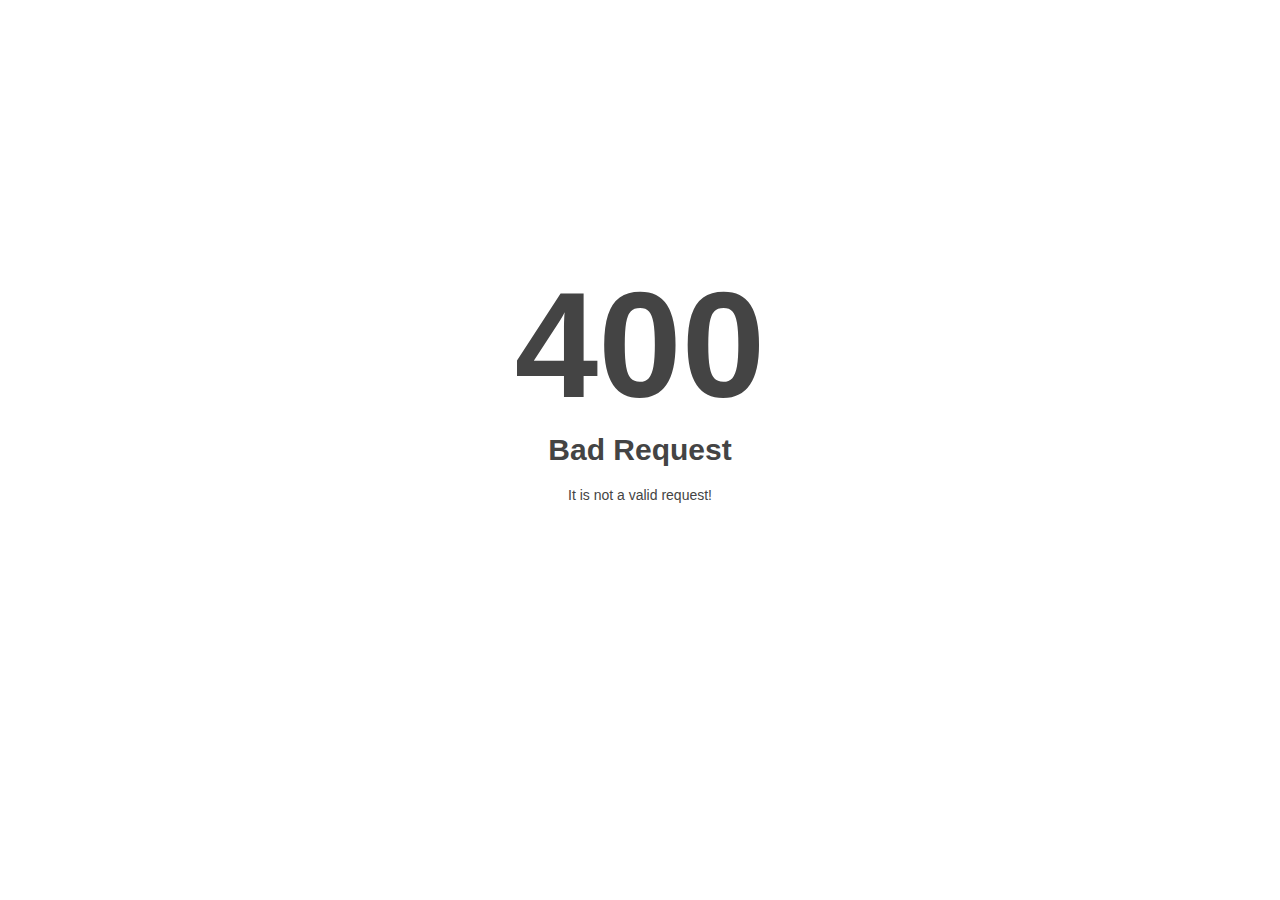
<file: shopee/data_image/svg xml_charset=utf-8,_svg viewBox=_0 0 120 120_ xmlns=_http_/www.w3.org/2000/svg_ xmlns_xlink=_http_/www.w3.org/1999/xlink___defs__path id=_a_ stroke=_.html>
<!DOCTYPE html>
<html style="height:100%">
<head>
<meta name="viewport" content="width=device-width, initial-scale=1, shrink-to-fit=no" />
<title> 400 Bad Request
</title></head>
<body style="color: #444; margin:0;font: normal 14px/20px Arial, Helvetica, sans-serif; height:100%; background-color: #fff;">
<div style="height:auto; min-height:100%; ">     <div style="text-align: center; width:800px; margin-left: -400px; position:absolute; top: 30%; left:50%;">
        <h1 style="margin:0; font-size:150px; line-height:150px; font-weight:bold;">400</h1>
<h2 style="margin-top:20px;font-size: 30px;">Bad Request
</h2>
<p>It is not a valid request!</p>
</div></div></body></html>
</file>
<file: css/ekiticons.css>
@font-face{font-family:elementskit;src:url(../fonts/elementskit.woff) format("woff");font-weight:400;font-style:normal;font-display:swap}.ekit-wid-con .fasicon,.ekit-wid-con .icon,.ekit-wid-con .icon::before,.fasicon,.icon,.icon::before{font-family:elementskit!important;speak:none;font-style:normal;font-weight:400;font-variant:normal;text-transform:none;line-height:1;-webkit-font-smoothing:antialiased;-moz-osx-font-smoothing:grayscale}.ekit-wid-con .fasicon.icon-home::before,.ekit-wid-con .icon.icon-home::before,.icon.icon-home::before{content:"\e800"}.ekit-wid-con .fasicon.icon-advanced-slider::before,.ekit-wid-con .icon.icon-advanced-slider::before,.icon.icon-advanced-slider::before{content:"\e9c8"}.ekit-wid-con .fasicon.icon-image-box::before,.ekit-wid-con .icon.icon-image-box::before,.icon.icon-image-box::before{content:"\ebd1"}.ekit-wid-con .fasicon.icon-image-swap::before,.ekit-wid-con .icon.icon-image-swap::before,.icon.icon-image-swap::before{content:"\eba4"}.ekit-wid-con .fasicon.icon-apartment1::before,.ekit-wid-con .icon.icon-apartment1::before,.icon.icon-apartment1::before{content:"\e801"}.ekit-wid-con .fasicon.icon-pencil::before,.ekit-wid-con .icon.icon-pencil::before,.icon.icon-pencil::before{content:"\e802"}.ekit-wid-con .fasicon.icon-magic-wand::before,.ekit-wid-con .icon.icon-magic-wand::before,.icon.icon-magic-wand::before{content:"\e803"}.ekit-wid-con .fasicon.icon-drop::before,.ekit-wid-con .icon.icon-drop::before,.icon.icon-drop::before{content:"\e804"}.ekit-wid-con .fasicon.icon-lighter::before,.ekit-wid-con .icon.icon-lighter::before,.icon.icon-lighter::before{content:"\e805"}.ekit-wid-con .fasicon.icon-poop::before,.ekit-wid-con .icon.icon-poop::before,.icon.icon-poop::before{content:"\e806"}.ekit-wid-con .fasicon.icon-sun::before,.ekit-wid-con .icon.icon-sun::before,.icon.icon-sun::before{content:"\e807"}.ekit-wid-con .fasicon.icon-moon::before,.ekit-wid-con .icon.icon-moon::before,.icon.icon-moon::before{content:"\e808"}.ekit-wid-con .fasicon.icon-cloud1::before,.ekit-wid-con .icon.icon-cloud1::before,.icon.icon-cloud1::before{content:"\e809"}.ekit-wid-con .fasicon.icon-cloud-upload::before,.ekit-wid-con .icon.icon-cloud-upload::before,.icon.icon-cloud-upload::before{content:"\e80a"}.ekit-wid-con .fasicon.icon-cloud-download::before,.ekit-wid-con .icon.icon-cloud-download::before,.icon.icon-cloud-download::before{content:"\e80b"}.ekit-wid-con .fasicon.icon-cloud-sync::before,.ekit-wid-con .icon.icon-cloud-sync::before,.icon.icon-cloud-sync::before{content:"\e80c"}.ekit-wid-con .fasicon.icon-cloud-check::before,.ekit-wid-con .icon.icon-cloud-check::before,.icon.icon-cloud-check::before{content:"\e80d"}.ekit-wid-con .fasicon.icon-database1::before,.ekit-wid-con .icon.icon-database1::before,.icon.icon-database1::before{content:"\e80e"}.ekit-wid-con .fasicon.icon-lock::before,.ekit-wid-con .icon.icon-lock::before,.icon.icon-lock::before{content:"\e80f"}.ekit-wid-con .fasicon.icon-cog::before,.ekit-wid-con .icon.icon-cog::before,.icon.icon-cog::before{content:"\e810"}.ekit-wid-con .fasicon.icon-trash::before,.ekit-wid-con .icon.icon-trash::before,.icon.icon-trash::before{content:"\e811"}.ekit-wid-con .fasicon.icon-dice::before,.ekit-wid-con .icon.icon-dice::before,.icon.icon-dice::before{content:"\e812"}.ekit-wid-con .fasicon.icon-heart1::before,.ekit-wid-con .icon.icon-heart1::before,.icon.icon-heart1::before{content:"\e813"}.ekit-wid-con .fasicon.icon-star1::before,.ekit-wid-con .icon.icon-star1::before,.icon.icon-star1::before{content:"\e814"}.ekit-wid-con .fasicon.icon-star-half::before,.ekit-wid-con .icon.icon-star-half::before,.icon.icon-star-half::before{content:"\e815"}.ekit-wid-con .fasicon.icon-star-empty::before,.ekit-wid-con .icon.icon-star-empty::before,.icon.icon-star-empty::before{content:"\e816"}.ekit-wid-con .fasicon.icon-flag::before,.ekit-wid-con .icon.icon-flag::before,.icon.icon-flag::before{content:"\e817"}.ekit-wid-con .fasicon.icon-envelope1::before,.ekit-wid-con .icon.icon-envelope1::before,.icon.icon-envelope1::before{content:"\e818"}.ekit-wid-con .fasicon.icon-paperclip::before,.ekit-wid-con .icon.icon-paperclip::before,.icon.icon-paperclip::before{content:"\e819"}.ekit-wid-con .fasicon.icon-inbox::before,.ekit-wid-con .icon.icon-inbox::before,.icon.icon-inbox::before{content:"\e81a"}.ekit-wid-con .fasicon.icon-eye::before,.ekit-wid-con .icon.icon-eye::before,.icon.icon-eye::before{content:"\e81b"}.ekit-wid-con .fasicon.icon-printer::before,.ekit-wid-con .icon.icon-printer::before,.icon.icon-printer::before{content:"\e81c"}.ekit-wid-con .fasicon.icon-file-empty::before,.ekit-wid-con .icon.icon-file-empty::before,.icon.icon-file-empty::before{content:"\e81d"}.ekit-wid-con .fasicon.icon-file-add::before,.ekit-wid-con .icon.icon-file-add::before,.icon.icon-file-add::before{content:"\e81e"}.ekit-wid-con .fasicon.icon-enter::before,.ekit-wid-con .icon.icon-enter::before,.icon.icon-enter::before{content:"\e81f"}.ekit-wid-con .fasicon.icon-exit::before,.ekit-wid-con .icon.icon-exit::before,.icon.icon-exit::before{content:"\e820"}.ekit-wid-con .fasicon.icon-graduation-hat::before,.ekit-wid-con .icon.icon-graduation-hat::before,.icon.icon-graduation-hat::before{content:"\e821"}.ekit-wid-con .fasicon.icon-license::before,.ekit-wid-con .icon.icon-license::before,.icon.icon-license::before{content:"\e822"}.ekit-wid-con .fasicon.icon-music-note::before,.ekit-wid-con .icon.icon-music-note::before,.icon.icon-music-note::before{content:"\e823"}.ekit-wid-con .fasicon.icon-film-play::before,.ekit-wid-con .icon.icon-film-play::before,.icon.icon-film-play::before{content:"\e824"}.ekit-wid-con .fasicon.icon-camera-video::before,.ekit-wid-con .icon.icon-camera-video::before,.icon.icon-camera-video::before{content:"\e825"}.ekit-wid-con .fasicon.icon-camera::before,.ekit-wid-con .icon.icon-camera::before,.icon.icon-camera::before{content:"\e826"}.ekit-wid-con .fasicon.icon-picture::before,.ekit-wid-con .icon.icon-picture::before,.icon.icon-picture::before{content:"\e827"}.ekit-wid-con .fasicon.icon-book::before,.ekit-wid-con .icon.icon-book::before,.icon.icon-book::before{content:"\e828"}.ekit-wid-con .fasicon.icon-bookmark::before,.ekit-wid-con .icon.icon-bookmark::before,.icon.icon-bookmark::before{content:"\e829"}.ekit-wid-con .fasicon.icon-user::before,.ekit-wid-con .icon.icon-user::before,.icon.icon-user::before{content:"\e82a"}.ekit-wid-con .fasicon.icon-users::before,.ekit-wid-con .icon.icon-users::before,.icon.icon-users::before{content:"\e82b"}.ekit-wid-con .fasicon.icon-shirt::before,.ekit-wid-con .icon.icon-shirt::before,.icon.icon-shirt::before{content:"\e82c"}.ekit-wid-con .fasicon.icon-store::before,.ekit-wid-con .icon.icon-store::before,.icon.icon-store::before{content:"\e82d"}.ekit-wid-con .fasicon.icon-cart2::before,.ekit-wid-con .icon.icon-cart2::before,.icon.icon-cart2::before{content:"\e82e"}.ekit-wid-con .fasicon.icon-tag::before,.ekit-wid-con .icon.icon-tag::before,.icon.icon-tag::before{content:"\e82f"}.ekit-wid-con .fasicon.icon-phone-handset::before,.ekit-wid-con .icon.icon-phone-handset::before,.icon.icon-phone-handset::before{content:"\e830"}.ekit-wid-con .fasicon.icon-phone::before,.ekit-wid-con .icon.icon-phone::before,.icon.icon-phone::before{content:"\e831"}.ekit-wid-con .fasicon.icon-pushpin::before,.ekit-wid-con .icon.icon-pushpin::before,.icon.icon-pushpin::before{content:"\e832"}.ekit-wid-con .fasicon.icon-map-marker::before,.ekit-wid-con .icon.icon-map-marker::before,.icon.icon-map-marker::before{content:"\e833"}.ekit-wid-con .fasicon.icon-map::before,.ekit-wid-con .icon.icon-map::before,.icon.icon-map::before{content:"\e834"}.ekit-wid-con .fasicon.icon-location::before,.ekit-wid-con .icon.icon-location::before,.icon.icon-location::before{content:"\e835"}.ekit-wid-con .fasicon.icon-calendar-full::before,.ekit-wid-con .icon.icon-calendar-full::before,.icon.icon-calendar-full::before{content:"\e836"}.ekit-wid-con .fasicon.icon-keyboard::before,.ekit-wid-con .icon.icon-keyboard::before,.icon.icon-keyboard::before{content:"\e837"}.ekit-wid-con .fasicon.icon-spell-check::before,.ekit-wid-con .icon.icon-spell-check::before,.icon.icon-spell-check::before{content:"\e838"}.ekit-wid-con .fasicon.icon-screen::before,.ekit-wid-con .icon.icon-screen::before,.icon.icon-screen::before{content:"\e839"}.ekit-wid-con .fasicon.icon-smartphone::before,.ekit-wid-con .icon.icon-smartphone::before,.icon.icon-smartphone::before{content:"\e83a"}.ekit-wid-con .fasicon.icon-tablet::before,.ekit-wid-con .icon.icon-tablet::before,.icon.icon-tablet::before{content:"\e83b"}.ekit-wid-con .fasicon.icon-laptop::before,.ekit-wid-con .icon.icon-laptop::before,.icon.icon-laptop::before{content:"\e83c"}.ekit-wid-con .fasicon.icon-laptop-phone::before,.ekit-wid-con .icon.icon-laptop-phone::before,.icon.icon-laptop-phone::before{content:"\e83d"}.ekit-wid-con .fasicon.icon-power-switch::before,.ekit-wid-con .icon.icon-power-switch::before,.icon.icon-power-switch::before{content:"\e83e"}.ekit-wid-con .fasicon.icon-bubble::before,.ekit-wid-con .icon.icon-bubble::before,.icon.icon-bubble::before{content:"\e83f"}.ekit-wid-con .fasicon.icon-heart-pulse::before,.ekit-wid-con .icon.icon-heart-pulse::before,.icon.icon-heart-pulse::before{content:"\e840"}.ekit-wid-con .fasicon.icon-construction::before,.ekit-wid-con .icon.icon-construction::before,.icon.icon-construction::before{content:"\e841"}.ekit-wid-con .fasicon.icon-pie-chart::before,.ekit-wid-con .icon.icon-pie-chart::before,.icon.icon-pie-chart::before{content:"\e842"}.ekit-wid-con .fasicon.icon-chart-bars::before,.ekit-wid-con .icon.icon-chart-bars::before,.icon.icon-chart-bars::before{content:"\e843"}.ekit-wid-con .fasicon.icon-gift1::before,.ekit-wid-con .icon.icon-gift1::before,.icon.icon-gift1::before{content:"\e844"}.ekit-wid-con .fasicon.icon-diamond1::before,.ekit-wid-con .icon.icon-diamond1::before,.icon.icon-diamond1::before{content:"\e845"}.ekit-wid-con .fasicon.icon-dinner::before,.ekit-wid-con .icon.icon-dinner::before,.icon.icon-dinner::before{content:"\e847"}.ekit-wid-con .fasicon.icon-coffee-cup::before,.ekit-wid-con .icon.icon-coffee-cup::before,.icon.icon-coffee-cup::before{content:"\e848"}.ekit-wid-con .fasicon.icon-leaf::before,.ekit-wid-con .icon.icon-leaf::before,.icon.icon-leaf::before{content:"\e849"}.ekit-wid-con .fasicon.icon-paw::before,.ekit-wid-con .icon.icon-paw::before,.icon.icon-paw::before{content:"\e84a"}.ekit-wid-con .fasicon.icon-rocket::before,.ekit-wid-con .icon.icon-rocket::before,.icon.icon-rocket::before{content:"\e84b"}.ekit-wid-con .fasicon.icon-briefcase::before,.ekit-wid-con .icon.icon-briefcase::before,.icon.icon-briefcase::before{content:"\e84c"}.ekit-wid-con .fasicon.icon-bus::before,.ekit-wid-con .icon.icon-bus::before,.icon.icon-bus::before{content:"\e84d"}.ekit-wid-con .fasicon.icon-car1::before,.ekit-wid-con .icon.icon-car1::before,.icon.icon-car1::before{content:"\e84e"}.ekit-wid-con .fasicon.icon-train::before,.ekit-wid-con .icon.icon-train::before,.icon.icon-train::before{content:"\e84f"}.ekit-wid-con .fasicon.icon-bicycle::before,.ekit-wid-con .icon.icon-bicycle::before,.icon.icon-bicycle::before{content:"\e850"}.ekit-wid-con .fasicon.icon-wheelchair::before,.ekit-wid-con .icon.icon-wheelchair::before,.icon.icon-wheelchair::before{content:"\e851"}.ekit-wid-con .fasicon.icon-select::before,.ekit-wid-con .icon.icon-select::before,.icon.icon-select::before{content:"\e852"}.ekit-wid-con .fasicon.icon-earth::before,.ekit-wid-con .icon.icon-earth::before,.icon.icon-earth::before{content:"\e853"}.ekit-wid-con .fasicon.icon-smile::before,.ekit-wid-con .icon.icon-smile::before,.icon.icon-smile::before{content:"\e854"}.ekit-wid-con .fasicon.icon-sad::before,.ekit-wid-con .icon.icon-sad::before,.icon.icon-sad::before{content:"\e855"}.ekit-wid-con .fasicon.icon-neutral::before,.ekit-wid-con .icon.icon-neutral::before,.icon.icon-neutral::before{content:"\e856"}.ekit-wid-con .fasicon.icon-mustache::before,.ekit-wid-con .icon.icon-mustache::before,.icon.icon-mustache::before{content:"\e857"}.ekit-wid-con .fasicon.icon-alarm::before,.ekit-wid-con .icon.icon-alarm::before,.icon.icon-alarm::before{content:"\e858"}.ekit-wid-con .fasicon.icon-bullhorn::before,.ekit-wid-con .icon.icon-bullhorn::before,.icon.icon-bullhorn::before{content:"\e859"}.ekit-wid-con .fasicon.icon-volume-high::before,.ekit-wid-con .icon.icon-volume-high::before,.icon.icon-volume-high::before{content:"\e85a"}.ekit-wid-con .fasicon.icon-volume-medium::before,.ekit-wid-con .icon.icon-volume-medium::before,.icon.icon-volume-medium::before{content:"\e85b"}.ekit-wid-con .fasicon.icon-volume-low::before,.ekit-wid-con .icon.icon-volume-low::before,.icon.icon-volume-low::before{content:"\e85c"}.ekit-wid-con .fasicon.icon-volume::before,.ekit-wid-con .icon.icon-volume::before,.icon.icon-volume::before{content:"\e85d"}.ekit-wid-con .fasicon.icon-mic::before,.ekit-wid-con .icon.icon-mic::before,.icon.icon-mic::before{content:"\e85e"}.ekit-wid-con .fasicon.icon-hourglass::before,.ekit-wid-con .icon.icon-hourglass::before,.icon.icon-hourglass::before{content:"\e85f"}.ekit-wid-con .fasicon.icon-undo::before,.ekit-wid-con .icon.icon-undo::before,.icon.icon-undo::before{content:"\e860"}.ekit-wid-con .fasicon.icon-redo::before,.ekit-wid-con .icon.icon-redo::before,.icon.icon-redo::before{content:"\e861"}.ekit-wid-con .fasicon.icon-sync::before,.ekit-wid-con .icon.icon-sync::before,.icon.icon-sync::before{content:"\e862"}.ekit-wid-con .fasicon.icon-history::before,.ekit-wid-con .icon.icon-history::before,.icon.icon-history::before{content:"\e863"}.ekit-wid-con .fasicon.icon-clock1::before,.ekit-wid-con .icon.icon-clock1::before,.icon.icon-clock1::before{content:"\e864"}.ekit-wid-con .fasicon.icon-download::before,.ekit-wid-con .icon.icon-download::before,.icon.icon-download::before{content:"\e865"}.ekit-wid-con .fasicon.icon-upload::before,.ekit-wid-con .icon.icon-upload::before,.icon.icon-upload::before{content:"\e866"}.ekit-wid-con .fasicon.icon-enter-down::before,.ekit-wid-con .icon.icon-enter-down::before,.icon.icon-enter-down::before{content:"\e867"}.ekit-wid-con .fasicon.icon-exit-up::before,.ekit-wid-con .icon.icon-exit-up::before,.icon.icon-exit-up::before{content:"\e868"}.ekit-wid-con .fasicon.icon-bug::before,.ekit-wid-con .icon.icon-bug::before,.icon.icon-bug::before{content:"\e869"}.ekit-wid-con .fasicon.icon-code::before,.ekit-wid-con .icon.icon-code::before,.icon.icon-code::before{content:"\e86a"}.ekit-wid-con .fasicon.icon-link::before,.ekit-wid-con .icon.icon-link::before,.icon.icon-link::before{content:"\e86b"}.ekit-wid-con .fasicon.icon-unlink::before,.ekit-wid-con .icon.icon-unlink::before,.icon.icon-unlink::before{content:"\e86c"}.ekit-wid-con .fasicon.icon-thumbs-up::before,.ekit-wid-con .icon.icon-thumbs-up::before,.icon.icon-thumbs-up::before{content:"\e86d"}.ekit-wid-con .fasicon.icon-thumbs-down::before,.ekit-wid-con .icon.icon-thumbs-down::before,.icon.icon-thumbs-down::before{content:"\e86e"}.ekit-wid-con .fasicon.icon-magnifier::before,.ekit-wid-con .icon.icon-magnifier::before,.icon.icon-magnifier::before{content:"\e86f"}.ekit-wid-con .fasicon.icon-cross::before,.ekit-wid-con .icon.icon-cross::before,.icon.icon-cross::before{content:"\e870"}.ekit-wid-con .fasicon.icon-chevron-up::before,.ekit-wid-con .icon.icon-chevron-up::before,.icon.icon-chevron-up::before{content:"\e873"}.ekit-wid-con .fasicon.icon-chevron-down::before,.ekit-wid-con .icon.icon-chevron-down::before,.icon.icon-chevron-down::before{content:"\e874"}.ekit-wid-con .fasicon.icon-chevron-left::before,.ekit-wid-con .icon.icon-chevron-left::before,.icon.icon-chevron-left::before{content:"\e875"}.ekit-wid-con .fasicon.icon-chevron-right::before,.ekit-wid-con .icon.icon-chevron-right::before,.icon.icon-chevron-right::before{content:"\e876"}.ekit-wid-con .fasicon.icon-arrow-up::before,.ekit-wid-con .icon.icon-arrow-up::before,.icon.icon-arrow-up::before{content:"\e877"}.ekit-wid-con .fasicon.icon-arrow-down::before,.ekit-wid-con .icon.icon-arrow-down::before,.icon.icon-arrow-down::before{content:"\e878"}.ekit-wid-con .fasicon.icon-arrow-left::before,.ekit-wid-con .icon.icon-arrow-left::before,.icon.icon-arrow-left::before{content:"\e879"}.ekit-wid-con .fasicon.icon-arrow-right::before,.ekit-wid-con .icon.icon-arrow-right::before,.icon.icon-arrow-right::before{content:"\e87a"}.ekit-wid-con .fasicon.icon-right-arrow::before,.ekit-wid-con .icon.icon-right-arrow::before,.icon.icon-right-arrow::before{content:"\e9c5"}.ekit-wid-con .fasicon.icon-left-arrow::before,.ekit-wid-con .icon.icon-left-arrow::before,.icon.icon-left-arrow::before{content:"\e94a"}.ekit-wid-con .fasicon.icon-download-arrow::before,.ekit-wid-con .icon.icon-download-arrow::before,.icon.icon-download-arrow::before{content:"\e94b"}.ekit-wid-con .fasicon.icon-up-arrow::before,.ekit-wid-con .icon.icon-up-arrow::before,.icon.icon-up-arrow::before{content:"\e9c3"}.ekit-wid-con .fasicon.icon-arrows::before,.ekit-wid-con .icon.icon-arrows::before,.icon.icon-arrows::before{content:"\e9c4"}.ekit-wid-con .fasicon.icon-double-angle-pointing-to-right::before,.ekit-wid-con .icon.icon-double-angle-pointing-to-right::before,.icon.icon-double-angle-pointing-to-right::before{content:"\e949"}.ekit-wid-con .fasicon.icon-double-left-chevron::before,.ekit-wid-con .icon.icon-double-left-chevron::before,.icon.icon-double-left-chevron::before{content:"\e948"}.ekit-wid-con .fasicon.icon-left-arrow2::before,.ekit-wid-con .icon.icon-left-arrow2::before,.icon.icon-left-arrow2::before{content:"\e94c"}.ekit-wid-con .fasicon.icon-right-arrow2::before,.ekit-wid-con .icon.icon-right-arrow2::before,.icon.icon-right-arrow2::before{content:"\e94d"}.ekit-wid-con .fasicon.icon-warning::before,.ekit-wid-con .icon.icon-warning::before,.icon.icon-warning::before{content:"\e87c"}.ekit-wid-con .fasicon.icon-down-arrow1::before,.ekit-wid-con .icon.icon-down-arrow1::before,.icon.icon-down-arrow1::before{content:"\e994"}.ekit-wid-con .fasicon.icon-up-arrow1::before,.ekit-wid-con .icon.icon-up-arrow1::before,.icon.icon-up-arrow1::before{content:"\e995"}.ekit-wid-con .fasicon.icon-right-arrow1::before,.ekit-wid-con .icon.icon-right-arrow1::before,.icon.icon-right-arrow1::before{content:"\e876";font-weight:900}.ekit-wid-con .fasicon.icon-left-arrows::before,.ekit-wid-con .icon.icon-left-arrows::before,.icon.icon-left-arrows::before{content:"\e997"}.ekit-wid-con .fasicon.icon-question-circle::before,.ekit-wid-con .icon.icon-question-circle::before,.icon.icon-question-circle::before{content:"\e87d"}.ekit-wid-con .fasicon.icon-menu-circle::before,.ekit-wid-con .icon.icon-menu-circle::before,.icon.icon-menu-circle::before{content:"\e87e"}.ekit-wid-con .fasicon.icon-checkmark-circle::before,.ekit-wid-con .icon.icon-checkmark-circle::before,.icon.icon-checkmark-circle::before{content:"\e87f"}.ekit-wid-con .fasicon.icon-cross-circle::before,.ekit-wid-con .icon.icon-cross-circle::before,.icon.icon-cross-circle::before{content:"\e880"}.ekit-wid-con .fasicon.icon-plus-circle::before,.ekit-wid-con .icon.icon-plus-circle::before,.icon.icon-plus-circle::before{content:"\e881"}.ekit-wid-con .fasicon.icon-move::before,.ekit-wid-con .icon.icon-move::before,.icon.icon-move::before{content:"\e87b"}.ekit-wid-con .fasicon.icon-circle-minus::before,.ekit-wid-con .icon.icon-circle-minus::before,.icon.icon-circle-minus::before{content:"\e882"}.ekit-wid-con .fasicon.icon-arrow-up-circle::before,.ekit-wid-con .icon.icon-arrow-up-circle::before,.icon.icon-arrow-up-circle::before{content:"\e883"}.ekit-wid-con .fasicon.icon-arrow-down-circle::before,.ekit-wid-con .icon.icon-arrow-down-circle::before,.icon.icon-arrow-down-circle::before{content:"\e884"}.ekit-wid-con .fasicon.icon-arrow-left-circle::before,.ekit-wid-con .icon.icon-arrow-left-circle::before,.icon.icon-arrow-left-circle::before{content:"\e885"}.ekit-wid-con .fasicon.icon-arrow-right-circle::before,.ekit-wid-con .icon.icon-arrow-right-circle::before,.icon.icon-arrow-right-circle::before{content:"\e886"}.ekit-wid-con .fasicon.icon-chevron-up-circle::before,.ekit-wid-con .icon.icon-chevron-up-circle::before,.icon.icon-chevron-up-circle::before{content:"\e887"}.ekit-wid-con .fasicon.icon-chevron-down-circle::before,.ekit-wid-con .icon.icon-chevron-down-circle::before,.icon.icon-chevron-down-circle::before{content:"\e888"}.ekit-wid-con .fasicon.icon-chevron-left-circle::before,.ekit-wid-con .icon.icon-chevron-left-circle::before,.icon.icon-chevron-left-circle::before{content:"\e889"}.ekit-wid-con .fasicon.icon-chevron-right-circle::before,.ekit-wid-con .icon.icon-chevron-right-circle::before,.icon.icon-chevron-right-circle::before{content:"\e88a"}.ekit-wid-con .fasicon.icon-crop::before,.ekit-wid-con .icon.icon-crop::before,.icon.icon-crop::before{content:"\e88b"}.ekit-wid-con .fasicon.icon-frame-expand::before,.ekit-wid-con .icon.icon-frame-expand::before,.icon.icon-frame-expand::before{content:"\e88c"}.ekit-wid-con .fasicon.icon-frame-contract::before,.ekit-wid-con .icon.icon-frame-contract::before,.icon.icon-frame-contract::before{content:"\e88d"}.ekit-wid-con .fasicon.icon-layers::before,.ekit-wid-con .icon.icon-layers::before,.icon.icon-layers::before{content:"\e88e"}.ekit-wid-con .fasicon.icon-funnel::before,.ekit-wid-con .icon.icon-funnel::before,.icon.icon-funnel::before{content:"\e88f"}.ekit-wid-con .fasicon.icon-text-format::before,.ekit-wid-con .icon.icon-text-format::before,.icon.icon-text-format::before{content:"\e890"}.ekit-wid-con .fasicon.icon-text-size::before,.ekit-wid-con .icon.icon-text-size::before,.icon.icon-text-size::before{content:"\e892"}.ekit-wid-con .fasicon.icon-bold::before,.ekit-wid-con .icon.icon-bold::before,.icon.icon-bold::before{content:"\e893"}.ekit-wid-con .fasicon.icon-italic::before,.ekit-wid-con .icon.icon-italic::before,.icon.icon-italic::before{content:"\e894"}.ekit-wid-con .fasicon.icon-underline::before,.ekit-wid-con .icon.icon-underline::before,.icon.icon-underline::before{content:"\e895"}.ekit-wid-con .fasicon.icon-strikethrough::before,.ekit-wid-con .icon.icon-strikethrough::before,.icon.icon-strikethrough::before{content:"\e896"}.ekit-wid-con .fasicon.icon-highlight::before,.ekit-wid-con .icon.icon-highlight::before,.icon.icon-highlight::before{content:"\e897"}.ekit-wid-con .fasicon.icon-text-align-left::before,.ekit-wid-con .icon.icon-text-align-left::before,.icon.icon-text-align-left::before{content:"\e898"}.ekit-wid-con .fasicon.icon-text-align-center::before,.ekit-wid-con .icon.icon-text-align-center::before,.icon.icon-text-align-center::before{content:"\e899"}.ekit-wid-con .fasicon.icon-text-align-right::before,.ekit-wid-con .icon.icon-text-align-right::before,.icon.icon-text-align-right::before{content:"\e89a"}.ekit-wid-con .fasicon.icon-text-align-justify::before,.ekit-wid-con .icon.icon-text-align-justify::before,.icon.icon-text-align-justify::before{content:"\e89b"}.ekit-wid-con .fasicon.icon-line-spacing::before,.ekit-wid-con .icon.icon-line-spacing::before,.icon.icon-line-spacing::before{content:"\e89c"}.ekit-wid-con .fasicon.icon-indent-increase::before,.ekit-wid-con .icon.icon-indent-increase::before,.icon.icon-indent-increase::before{content:"\e89d"}.ekit-wid-con .fasicon.icon-indent-decrease::before,.ekit-wid-con .icon.icon-indent-decrease::before,.icon.icon-indent-decrease::before{content:"\e89e"}.ekit-wid-con .fasicon.icon-page-break::before,.ekit-wid-con .icon.icon-page-break::before,.icon.icon-page-break::before{content:"\e8a2"}.ekit-wid-con .fasicon.icon-hand::before,.ekit-wid-con .icon.icon-hand::before,.icon.icon-hand::before{content:"\e8a5"}.ekit-wid-con .fasicon.icon-pointer-up::before,.ekit-wid-con .icon.icon-pointer-up::before,.icon.icon-pointer-up::before{content:"\e8a6"}.ekit-wid-con .fasicon.icon-pointer-right::before,.ekit-wid-con .icon.icon-pointer-right::before,.icon.icon-pointer-right::before{content:"\e8a7"}.ekit-wid-con .fasicon.icon-pointer-down::before,.ekit-wid-con .icon.icon-pointer-down::before,.icon.icon-pointer-down::before{content:"\e8a8"}.ekit-wid-con .fasicon.icon-pointer-left::before,.ekit-wid-con .icon.icon-pointer-left::before,.icon.icon-pointer-left::before{content:"\e8a9"}.ekit-wid-con .fasicon.icon-burger::before,.ekit-wid-con .icon.icon-burger::before,.icon.icon-burger::before{content:"\e94e"}.ekit-wid-con .fasicon.icon-cakes::before,.ekit-wid-con .icon.icon-cakes::before,.icon.icon-cakes::before{content:"\e94f"}.ekit-wid-con .fasicon.icon-cheese::before,.ekit-wid-con .icon.icon-cheese::before,.icon.icon-cheese::before{content:"\e950"}.ekit-wid-con .fasicon.icon-drink-glass::before,.ekit-wid-con .icon.icon-drink-glass::before,.icon.icon-drink-glass::before{content:"\e951"}.ekit-wid-con .fasicon.icon-pizza::before,.ekit-wid-con .icon.icon-pizza::before,.icon.icon-pizza::before{content:"\e952"}.ekit-wid-con .fasicon.icon-vplay::before,.ekit-wid-con .icon.icon-vplay::before,.icon.icon-vplay::before{content:"\e953"}.ekit-wid-con .fasicon.icon-newsletter::before,.ekit-wid-con .icon.icon-newsletter::before,.icon.icon-newsletter::before{content:"\e954"}.ekit-wid-con .fasicon.icon-coins-2::before,.ekit-wid-con .icon.icon-coins-2::before,.icon.icon-coins-2::before{content:"\e955"}.ekit-wid-con .fasicon.icon-commerce-2::before,.ekit-wid-con .icon.icon-commerce-2::before,.icon.icon-commerce-2::before{content:"\e956"}.ekit-wid-con .fasicon.icon-monitor::before,.ekit-wid-con .icon.icon-monitor::before,.icon.icon-monitor::before{content:"\e957"}.ekit-wid-con .fasicon.icon-business::before,.ekit-wid-con .icon.icon-business::before,.icon.icon-business::before{content:"\e958"}.ekit-wid-con .fasicon.icon-graphic-2::before,.ekit-wid-con .icon.icon-graphic-2::before,.icon.icon-graphic-2::before{content:"\e959"}.ekit-wid-con .fasicon.icon-commerce-1::before,.ekit-wid-con .icon.icon-commerce-1::before,.icon.icon-commerce-1::before{content:"\e95a"}.ekit-wid-con .fasicon.icon-hammer::before,.ekit-wid-con .icon.icon-hammer::before,.icon.icon-hammer::before{content:"\e95b"}.ekit-wid-con .fasicon.icon-justice-1::before,.ekit-wid-con .icon.icon-justice-1::before,.icon.icon-justice-1::before{content:"\e95c"}.ekit-wid-con .fasicon.icon-line::before,.ekit-wid-con .icon.icon-line::before,.icon.icon-line::before{content:"\e95d"}.ekit-wid-con .fasicon.icon-money-3::before,.ekit-wid-con .icon.icon-money-3::before,.icon.icon-money-3::before{content:"\e95e"}.ekit-wid-con .fasicon.icon-commerce::before,.ekit-wid-con .icon.icon-commerce::before,.icon.icon-commerce::before{content:"\e95f"}.ekit-wid-con .fasicon.icon-agenda::before,.ekit-wid-con .icon.icon-agenda::before,.icon.icon-agenda::before{content:"\e960"}.ekit-wid-con .fasicon.icon-justice::before,.ekit-wid-con .icon.icon-justice::before,.icon.icon-justice::before{content:"\e961"}.ekit-wid-con .fasicon.icon-technology::before,.ekit-wid-con .icon.icon-technology::before,.icon.icon-technology::before{content:"\e962"}.ekit-wid-con .fasicon.icon-coins-1::before,.ekit-wid-con .icon.icon-coins-1::before,.icon.icon-coins-1::before{content:"\e963"}.ekit-wid-con .fasicon.icon-bank::before,.ekit-wid-con .icon.icon-bank::before,.icon.icon-bank::before{content:"\e964"}.ekit-wid-con .fasicon.icon-calculator::before,.ekit-wid-con .icon.icon-calculator::before,.icon.icon-calculator::before{content:"\e965"}.ekit-wid-con .fasicon.icon-soundcloud::before,.ekit-wid-con .icon.icon-soundcloud::before,.icon.icon-soundcloud::before{content:"\e966"}.ekit-wid-con .fasicon.icon-chart2::before,.ekit-wid-con .icon.icon-chart2::before,.icon.icon-chart2::before{content:"\e967"}.ekit-wid-con .fasicon.icon-checked::before,.ekit-wid-con .icon.icon-checked::before,.icon.icon-checked::before{content:"\e968"}.ekit-wid-con .fasicon.icon-clock11::before,.ekit-wid-con .icon.icon-clock11::before,.icon.icon-clock11::before{content:"\e969"}.ekit-wid-con .fasicon.icon-comment2::before,.ekit-wid-con .icon.icon-comment2::before,.icon.icon-comment2::before{content:"\e96a"}.ekit-wid-con .fasicon.icon-comments::before,.ekit-wid-con .icon.icon-comments::before,.icon.icon-comments::before{content:"\e96b"}.ekit-wid-con .fasicon.icon-consult::before,.ekit-wid-con .icon.icon-consult::before,.icon.icon-consult::before{content:"\e96c"}.ekit-wid-con .fasicon.icon-consut2::before,.ekit-wid-con .icon.icon-consut2::before,.icon.icon-consut2::before{content:"\e96d"}.ekit-wid-con .fasicon.icon-deal::before,.ekit-wid-con .icon.icon-deal::before,.icon.icon-deal::before{content:"\e96e"}.ekit-wid-con .fasicon.icon-envelope11::before,.ekit-wid-con .icon.icon-envelope11::before,.icon.icon-envelope11::before{content:"\e96f"}.ekit-wid-con .fasicon.icon-folder::before,.ekit-wid-con .icon.icon-folder::before,.icon.icon-folder::before{content:"\e970"}.ekit-wid-con .fasicon.icon-folder2::before,.ekit-wid-con .icon.icon-folder2::before,.icon.icon-folder2::before{content:"\ea6a"}.ekit-wid-con .fasicon.icon-invest::before,.ekit-wid-con .icon.icon-invest::before,.icon.icon-invest::before{content:"\e971"}.ekit-wid-con .fasicon.icon-loan::before,.ekit-wid-con .icon.icon-loan::before,.icon.icon-loan::before{content:"\e972"}.ekit-wid-con .fasicon.icon-menu1::before,.ekit-wid-con .icon.icon-menu1::before,.icon.icon-menu1::before{content:"\e871"}.ekit-wid-con .fasicon.icon-list1::before,.ekit-wid-con .icon.icon-list1::before,.icon.icon-list1::before{content:"\e872"}.ekit-wid-con .fasicon.icon-map-marker1::before,.ekit-wid-con .icon.icon-map-marker1::before,.icon.icon-map-marker1::before{content:"\e973"}.ekit-wid-con .fasicon.icon-mutual-fund::before,.ekit-wid-con .icon.icon-mutual-fund::before,.icon.icon-mutual-fund::before{content:"\e974"}.ekit-wid-con .fasicon.icon-google-plus::before,.ekit-wid-con .icon.icon-google-plus::before,.icon.icon-google-plus::before{content:"\e975"}.ekit-wid-con .fasicon.icon-phone1::before,.ekit-wid-con .icon.icon-phone1::before,.icon.icon-phone1::before{content:"\e976"}.ekit-wid-con .fasicon.icon-pie-chart1::before,.ekit-wid-con .icon.icon-pie-chart1::before,.icon.icon-pie-chart1::before{content:"\e977"}.ekit-wid-con .fasicon.icon-play::before,.ekit-wid-con .icon.icon-play::before,.icon.icon-play::before{content:"\e978"}.ekit-wid-con .fasicon.icon-savings::before,.ekit-wid-con .icon.icon-savings::before,.icon.icon-savings::before{content:"\e979"}.ekit-wid-con .fasicon.icon-search2::before,.ekit-wid-con .icon.icon-search2::before,.icon.icon-search2::before{content:"\e97a"}.ekit-wid-con .fasicon.icon-tag1::before,.ekit-wid-con .icon.icon-tag1::before,.icon.icon-tag1::before{content:"\e97b"}.ekit-wid-con .fasicon.icon-tags::before,.ekit-wid-con .icon.icon-tags::before,.icon.icon-tags::before{content:"\e97c"}.ekit-wid-con .fasicon.icon-instagram1::before,.ekit-wid-con .icon.icon-instagram1::before,.icon.icon-instagram1::before{content:"\e97d"}.ekit-wid-con .fasicon.icon-quote::before,.ekit-wid-con .icon.icon-quote::before,.icon.icon-quote::before{content:"\e97e"}.ekit-wid-con .fasicon.icon-arrow-point-to-down::before,.ekit-wid-con .icon.icon-arrow-point-to-down::before,.icon.icon-arrow-point-to-down::before{content:"\e97f"}.ekit-wid-con .fasicon.icon-play-button::before,.ekit-wid-con .icon.icon-play-button::before,.icon.icon-play-button::before{content:"\e980"}.ekit-wid-con .fasicon.icon-minus::before,.ekit-wid-con .icon.icon-minus::before,.icon.icon-minus::before{content:"\e981"}.ekit-wid-con .fasicon.icon-plus::before,.ekit-wid-con .icon.icon-plus::before,.icon.icon-plus::before{content:"\e982"}.ekit-wid-con .fasicon.icon-tick::before,.ekit-wid-con .icon.icon-tick::before,.icon.icon-tick::before{content:"\e983"}.ekit-wid-con .fasicon.icon-check::before,.ekit-wid-con .icon.icon-check::before,.icon.icon-check::before{content:"\eaaf"}.ekit-wid-con .fasicon.icon-edit::before,.ekit-wid-con .icon.icon-edit::before,.icon.icon-edit::before{content:"\e984"}.ekit-wid-con .fasicon.icon-reply::before,.ekit-wid-con .icon.icon-reply::before,.icon.icon-reply::before{content:"\e985"}.ekit-wid-con .fasicon.icon-cogwheel-outline::before,.ekit-wid-con .icon.icon-cogwheel-outline::before,.icon.icon-cogwheel-outline::before{content:"\e986"}.ekit-wid-con .fasicon.icon-abacus::before,.ekit-wid-con .icon.icon-abacus::before,.icon.icon-abacus::before{content:"\e987"}.ekit-wid-con .fasicon.icon-abacus1::before,.ekit-wid-con .icon.icon-abacus1::before,.icon.icon-abacus1::before{content:"\e988"}.ekit-wid-con .fasicon.icon-agenda1::before,.ekit-wid-con .icon.icon-agenda1::before,.icon.icon-agenda1::before{content:"\e989"}.ekit-wid-con .fasicon.icon-shopping-basket::before,.ekit-wid-con .icon.icon-shopping-basket::before,.icon.icon-shopping-basket::before{content:"\e98a"}.ekit-wid-con .fasicon.icon-users1::before,.ekit-wid-con .icon.icon-users1::before,.icon.icon-users1::before{content:"\e98b"}.ekit-wid-con .fasicon.icon-man::before,.ekit-wid-con .icon.icon-man::before,.icon.icon-man::before{content:"\e98c"}.ekit-wid-con .fasicon.icon-support1::before,.ekit-wid-con .icon.icon-support1::before,.icon.icon-support1::before{content:"\e98d"}.ekit-wid-con .fasicon.icon-favorites::before,.ekit-wid-con .icon.icon-favorites::before,.icon.icon-favorites::before{content:"\e98e"}.ekit-wid-con .fasicon.icon-calendar::before,.ekit-wid-con .icon.icon-calendar::before,.icon.icon-calendar::before{content:"\e98f"}.ekit-wid-con .fasicon.icon-paper-plane::before,.ekit-wid-con .icon.icon-paper-plane::before,.icon.icon-paper-plane::before{content:"\e990"}.ekit-wid-con .fasicon.icon-placeholder::before,.ekit-wid-con .icon.icon-placeholder::before,.icon.icon-placeholder::before{content:"\e991"}.ekit-wid-con .fasicon.icon-phone-call::before,.ekit-wid-con .icon.icon-phone-call::before,.icon.icon-phone-call::before{content:"\e992"}.ekit-wid-con .fasicon.icon-contact::before,.ekit-wid-con .icon.icon-contact::before,.icon.icon-contact::before{content:"\e993"}.ekit-wid-con .fasicon.icon-email::before,.ekit-wid-con .icon.icon-email::before,.icon.icon-email::before{content:"\e998"}.ekit-wid-con .fasicon.icon-internet::before,.ekit-wid-con .icon.icon-internet::before,.icon.icon-internet::before{content:"\e999"}.ekit-wid-con .fasicon.icon-quote1::before,.ekit-wid-con .icon.icon-quote1::before,.icon.icon-quote1::before{content:"\e99a"}.ekit-wid-con .fasicon.icon-medical::before,.ekit-wid-con .icon.icon-medical::before,.icon.icon-medical::before{content:"\e99b"}.ekit-wid-con .fasicon.icon-eye1::before,.ekit-wid-con .icon.icon-eye1::before,.icon.icon-eye1::before{content:"\e99c"}.ekit-wid-con .fasicon.icon-full-screen::before,.ekit-wid-con .icon.icon-full-screen::before,.icon.icon-full-screen::before{content:"\e99d"}.ekit-wid-con .fasicon.icon-tools::before,.ekit-wid-con .icon.icon-tools::before,.icon.icon-tools::before{content:"\e99e"}.ekit-wid-con .fasicon.icon-pie-chart2::before,.ekit-wid-con .icon.icon-pie-chart2::before,.icon.icon-pie-chart2::before{content:"\e99f"}.ekit-wid-con .fasicon.icon-diamond11::before,.ekit-wid-con .icon.icon-diamond11::before,.icon.icon-diamond11::before{content:"\e9a0"}.ekit-wid-con .fasicon.icon-valentines-heart::before,.ekit-wid-con .icon.icon-valentines-heart::before,.icon.icon-valentines-heart::before{content:"\e9a1"}.ekit-wid-con .fasicon.icon-like::before,.ekit-wid-con .icon.icon-like::before,.icon.icon-like::before{content:"\e9a2"}.ekit-wid-con .fasicon.icon-team::before,.ekit-wid-con .icon.icon-team::before,.icon.icon-team::before{content:"\e9a3"}.ekit-wid-con .fasicon.icon-tshirt::before,.ekit-wid-con .icon.icon-tshirt::before,.icon.icon-tshirt::before{content:"\e9a4"}.ekit-wid-con .fasicon.icon-cancel::before,.ekit-wid-con .icon.icon-cancel::before,.icon.icon-cancel::before{content:"\e9a5"}.ekit-wid-con .fasicon.icon-drink::before,.ekit-wid-con .icon.icon-drink::before,.icon.icon-drink::before{content:"\e9a6"}.ekit-wid-con .fasicon.icon-home1::before,.ekit-wid-con .icon.icon-home1::before,.icon.icon-home1::before{content:"\e9a7"}.ekit-wid-con .fasicon.icon-music::before,.ekit-wid-con .icon.icon-music::before,.icon.icon-music::before{content:"\e9a8"}.ekit-wid-con .fasicon.icon-rich::before,.ekit-wid-con .icon.icon-rich::before,.icon.icon-rich::before{content:"\e9a9"}.ekit-wid-con .fasicon.icon-brush::before,.ekit-wid-con .icon.icon-brush::before,.icon.icon-brush::before{content:"\e9aa"}.ekit-wid-con .fasicon.icon-opposite-way::before,.ekit-wid-con .icon.icon-opposite-way::before,.icon.icon-opposite-way::before{content:"\e9ab"}.ekit-wid-con .fasicon.icon-cloud-computing1::before,.ekit-wid-con .icon.icon-cloud-computing1::before,.icon.icon-cloud-computing1::before{content:"\e9ac"}.ekit-wid-con .fasicon.icon-technology-1::before,.ekit-wid-con .icon.icon-technology-1::before,.icon.icon-technology-1::before{content:"\e9ad"}.ekit-wid-con .fasicon.icon-rotate::before,.ekit-wid-con .icon.icon-rotate::before,.icon.icon-rotate::before{content:"\e9ae"}.ekit-wid-con .fasicon.icon-medical1::before,.ekit-wid-con .icon.icon-medical1::before,.icon.icon-medical1::before{content:"\e9af"}.ekit-wid-con .fasicon.icon-flash-1::before,.ekit-wid-con .icon.icon-flash-1::before,.icon.icon-flash-1::before{content:"\e9b0"}.ekit-wid-con .fasicon.icon-flash::before,.ekit-wid-con .icon.icon-flash::before,.icon.icon-flash::before{content:"\e9b1"}.ekit-wid-con .fasicon.icon-uturn::before,.ekit-wid-con .icon.icon-uturn::before,.icon.icon-uturn::before{content:"\e9b2"}.ekit-wid-con .fasicon.icon-down-arrow::before,.ekit-wid-con .icon.icon-down-arrow::before,.icon.icon-down-arrow::before{content:"\e9b3"}.ekit-wid-con .fasicon.icon-hours-support::before,.ekit-wid-con .icon.icon-hours-support::before,.icon.icon-hours-support::before{content:"\e9b4"}.ekit-wid-con .fasicon.icon-bag::before,.ekit-wid-con .icon.icon-bag::before,.icon.icon-bag::before{content:"\e9b5"}.ekit-wid-con .fasicon.icon-photo-camera::before,.ekit-wid-con .icon.icon-photo-camera::before,.icon.icon-photo-camera::before{content:"\e9b6"}.ekit-wid-con .fasicon.icon-school::before,.ekit-wid-con .icon.icon-school::before,.icon.icon-school::before{content:"\e9b7"}.ekit-wid-con .fasicon.icon-settings::before,.ekit-wid-con .icon.icon-settings::before,.icon.icon-settings::before{content:"\e9b8"}.ekit-wid-con .fasicon.icon-smartphone1::before,.ekit-wid-con .icon.icon-smartphone1::before,.icon.icon-smartphone1::before{content:"\e9b9"}.ekit-wid-con .fasicon.icon-technology-11::before,.ekit-wid-con .icon.icon-technology-11::before,.icon.icon-technology-11::before{content:"\e9ba"}.ekit-wid-con .fasicon.icon-tool::before,.ekit-wid-con .icon.icon-tool::before,.icon.icon-tool::before{content:"\e9bb"}.ekit-wid-con .fasicon.icon-business1::before,.ekit-wid-con .icon.icon-business1::before,.icon.icon-business1::before{content:"\e9bc"}.ekit-wid-con .fasicon.icon-shuffle-arrow::before,.ekit-wid-con .icon.icon-shuffle-arrow::before,.icon.icon-shuffle-arrow::before{content:"\e9bd"}.ekit-wid-con .fasicon.icon-van-1::before,.ekit-wid-con .icon.icon-van-1::before,.icon.icon-van-1::before{content:"\e9be"}.ekit-wid-con .fasicon.icon-van::before,.ekit-wid-con .icon.icon-van::before,.icon.icon-van::before{content:"\e9bf"}.ekit-wid-con .fasicon.icon-vegetables::before,.ekit-wid-con .icon.icon-vegetables::before,.icon.icon-vegetables::before{content:"\e9c0"}.ekit-wid-con .fasicon.icon-women::before,.ekit-wid-con .icon.icon-women::before,.icon.icon-women::before{content:"\e9c1"}.ekit-wid-con .fasicon.icon-vintage::before,.ekit-wid-con .icon.icon-vintage::before,.icon.icon-vintage::before{content:"\e9c2"}.ekit-wid-con .fasicon.icon-team-1::before,.ekit-wid-con .icon.icon-team-1::before,.icon.icon-team-1::before{content:"\e9c6"}.ekit-wid-con .fasicon.icon-team1::before,.ekit-wid-con .icon.icon-team1::before,.icon.icon-team1::before{content:"\e9c7"}.ekit-wid-con .fasicon.icon-apple::before,.ekit-wid-con .icon.icon-apple::before,.icon.icon-apple::before{content:"\e9c9"}.ekit-wid-con .fasicon.icon-watch::before,.ekit-wid-con .icon.icon-watch::before,.icon.icon-watch::before{content:"\e9ca"}.ekit-wid-con .fasicon.icon-cogwheel::before,.ekit-wid-con .icon.icon-cogwheel::before,.icon.icon-cogwheel::before{content:"\e9cb"}.ekit-wid-con .fasicon.icon-light-bulb::before,.ekit-wid-con .icon.icon-light-bulb::before,.icon.icon-light-bulb::before{content:"\e9cc"}.ekit-wid-con .fasicon.icon-light-bulb-1::before,.ekit-wid-con .icon.icon-light-bulb-1::before,.icon.icon-light-bulb-1::before{content:"\e9cd"}.ekit-wid-con .fasicon.icon-heart-shape-outline::before,.ekit-wid-con .icon.icon-heart-shape-outline::before,.icon.icon-heart-shape-outline::before{content:"\e9ce"}.ekit-wid-con .fasicon.icon-online-shopping-cart::before,.ekit-wid-con .icon.icon-online-shopping-cart::before,.icon.icon-online-shopping-cart::before{content:"\e9cf"}.ekit-wid-con .fasicon.icon-shopping-cart1::before,.ekit-wid-con .icon.icon-shopping-cart1::before,.icon.icon-shopping-cart1::before{content:"\e9d0"}.ekit-wid-con .fasicon.icon-star2::before,.ekit-wid-con .icon.icon-star2::before,.icon.icon-star2::before{content:"\e9d1"}.ekit-wid-con .fasicon.icon-star-1::before,.ekit-wid-con .icon.icon-star-1::before,.icon.icon-star-1::before{content:"\e9d2"}.ekit-wid-con .fasicon.icon-favorite1::before,.ekit-wid-con .icon.icon-favorite1::before,.icon.icon-favorite1::before{content:"\e9d3"}.ekit-wid-con .fasicon.icon-agenda2::before,.ekit-wid-con .icon.icon-agenda2::before,.icon.icon-agenda2::before{content:"\e9d4"}.ekit-wid-con .fasicon.icon-agenda-1::before,.ekit-wid-con .icon.icon-agenda-1::before,.icon.icon-agenda-1::before{content:"\e9d5"}.ekit-wid-con .fasicon.icon-alarm-clock::before,.ekit-wid-con .icon.icon-alarm-clock::before,.icon.icon-alarm-clock::before{content:"\e9d6"}.ekit-wid-con .fasicon.icon-alarm-clock1::before,.ekit-wid-con .icon.icon-alarm-clock1::before,.icon.icon-alarm-clock1::before{content:"\e9d7"}.ekit-wid-con .fasicon.icon-atomic::before,.ekit-wid-con .icon.icon-atomic::before,.icon.icon-atomic::before{content:"\e9d8"}.ekit-wid-con .fasicon.icon-auction::before,.ekit-wid-con .icon.icon-auction::before,.icon.icon-auction::before{content:"\e9d9"}.ekit-wid-con .fasicon.icon-balance::before,.ekit-wid-con .icon.icon-balance::before,.icon.icon-balance::before{content:"\e9da"}.ekit-wid-con .fasicon.icon-balance1::before,.ekit-wid-con .icon.icon-balance1::before,.icon.icon-balance1::before{content:"\e9db"}.ekit-wid-con .fasicon.icon-bank1::before,.ekit-wid-con .icon.icon-bank1::before,.icon.icon-bank1::before{content:"\e9dc"}.ekit-wid-con .fasicon.icon-bar-chart::before,.ekit-wid-con .icon.icon-bar-chart::before,.icon.icon-bar-chart::before{content:"\e9dd"}.ekit-wid-con .fasicon.icon-barrier::before,.ekit-wid-con .icon.icon-barrier::before,.icon.icon-barrier::before{content:"\e9de"}.ekit-wid-con .fasicon.icon-battery::before,.ekit-wid-con .icon.icon-battery::before,.icon.icon-battery::before{content:"\e9df"}.ekit-wid-con .fasicon.icon-battery-1::before,.ekit-wid-con .icon.icon-battery-1::before,.icon.icon-battery-1::before{content:"\e9e0"}.ekit-wid-con .fasicon.icon-bell::before,.ekit-wid-con .icon.icon-bell::before,.icon.icon-bell::before{content:"\e9e1"}.ekit-wid-con .fasicon.icon-bluetooth::before,.ekit-wid-con .icon.icon-bluetooth::before,.icon.icon-bluetooth::before{content:"\e9e2"}.ekit-wid-con .fasicon.icon-book1::before,.ekit-wid-con .icon.icon-book1::before,.icon.icon-book1::before{content:"\e9e3"}.ekit-wid-con .fasicon.icon-briefcase1::before,.ekit-wid-con .icon.icon-briefcase1::before,.icon.icon-briefcase1::before{content:"\e9e4"}.ekit-wid-con .fasicon.icon-briefcase-1::before,.ekit-wid-con .icon.icon-briefcase-1::before,.icon.icon-briefcase-1::before{content:"\e9e5"}.ekit-wid-con .fasicon.icon-briefcase-2::before,.ekit-wid-con .icon.icon-briefcase-2::before,.icon.icon-briefcase-2::before{content:"\e9e6"}.ekit-wid-con .fasicon.icon-calculator1::before,.ekit-wid-con .icon.icon-calculator1::before,.icon.icon-calculator1::before{content:"\e9e7"}.ekit-wid-con .fasicon.icon-calculator2::before,.ekit-wid-con .icon.icon-calculator2::before,.icon.icon-calculator2::before{content:"\e9e8"}.ekit-wid-con .fasicon.icon-calculator-1::before,.ekit-wid-con .icon.icon-calculator-1::before,.icon.icon-calculator-1::before{content:"\e9e9"}.ekit-wid-con .fasicon.icon-calendar1::before,.ekit-wid-con .icon.icon-calendar1::before,.icon.icon-calendar1::before{content:"\e9ea"}.ekit-wid-con .fasicon.icon-calendar2::before,.ekit-wid-con .icon.icon-calendar2::before,.icon.icon-calendar2::before{content:"\e9eb"}.ekit-wid-con .fasicon.icon-calendar-1::before,.ekit-wid-con .icon.icon-calendar-1::before,.icon.icon-calendar-1::before{content:"\e9ec"}.ekit-wid-con .fasicon.icon-calendar-page-empty::before,.ekit-wid-con .icon.icon-calendar-page-empty::before,.icon.icon-calendar-page-empty::before{content:"\eaac"}.ekit-wid-con .fasicon.icon-calendar3::before,.ekit-wid-con .icon.icon-calendar3::before,.icon.icon-calendar3::before{content:"\eb9c"}.ekit-wid-con .fasicon.icon-car11::before,.ekit-wid-con .icon.icon-car11::before,.icon.icon-car11::before{content:"\e9ed"}.ekit-wid-con .fasicon.icon-carrier::before,.ekit-wid-con .icon.icon-carrier::before,.icon.icon-carrier::before{content:"\e9ee"}.ekit-wid-con .fasicon.icon-cash::before,.ekit-wid-con .icon.icon-cash::before,.icon.icon-cash::before{content:"\e9ef"}.ekit-wid-con .fasicon.icon-chat::before,.ekit-wid-con .icon.icon-chat::before,.icon.icon-chat::before{content:"\e9f0"}.ekit-wid-con .fasicon.icon-chat-1::before,.ekit-wid-con .icon.icon-chat-1::before,.icon.icon-chat-1::before{content:"\e9f1"}.ekit-wid-con .fasicon.icon-checked1::before,.ekit-wid-con .icon.icon-checked1::before,.icon.icon-checked1::before{content:"\e9f2"}.ekit-wid-con .fasicon.icon-clip::before,.ekit-wid-con .icon.icon-clip::before,.icon.icon-clip::before{content:"\e9f3"}.ekit-wid-con .fasicon.icon-clip1::before,.ekit-wid-con .icon.icon-clip1::before,.icon.icon-clip1::before{content:"\e9f4"}.ekit-wid-con .fasicon.icon-clipboard1::before,.ekit-wid-con .icon.icon-clipboard1::before,.icon.icon-clipboard1::before{content:"\e9f5"}.ekit-wid-con .fasicon.icon-clipboard11::before,.ekit-wid-con .icon.icon-clipboard11::before,.icon.icon-clipboard11::before{content:"\e9f6"}.ekit-wid-con .fasicon.icon-clock2::before,.ekit-wid-con .icon.icon-clock2::before,.icon.icon-clock2::before{content:"\e9f7"}.ekit-wid-con .fasicon.icon-clock-1::before,.ekit-wid-con .icon.icon-clock-1::before,.icon.icon-clock-1::before{content:"\e9f8"}.ekit-wid-con .fasicon.icon-cloud11::before,.ekit-wid-con .icon.icon-cloud11::before,.icon.icon-cloud11::before{content:"\e9f9"}.ekit-wid-con .fasicon.icon-cloud-computing11::before,.ekit-wid-con .icon.icon-cloud-computing11::before,.icon.icon-cloud-computing11::before{content:"\e9fa"}.ekit-wid-con .fasicon.icon-cloud-computing-1::before,.ekit-wid-con .icon.icon-cloud-computing-1::before,.icon.icon-cloud-computing-1::before{content:"\e9fb"}.ekit-wid-con .fasicon.icon-cogwheel1::before,.ekit-wid-con .icon.icon-cogwheel1::before,.icon.icon-cogwheel1::before{content:"\e9fc"}.ekit-wid-con .fasicon.icon-coins1::before,.ekit-wid-con .icon.icon-coins1::before,.icon.icon-coins1::before{content:"\e9fd"}.ekit-wid-con .fasicon.icon-compass::before,.ekit-wid-con .icon.icon-compass::before,.icon.icon-compass::before{content:"\e9fe"}.ekit-wid-con .fasicon.icon-contract::before,.ekit-wid-con .icon.icon-contract::before,.icon.icon-contract::before{content:"\e9ff"}.ekit-wid-con .fasicon.icon-conversation::before,.ekit-wid-con .icon.icon-conversation::before,.icon.icon-conversation::before{content:"\ea00"}.ekit-wid-con .fasicon.icon-crane1::before,.ekit-wid-con .icon.icon-crane1::before,.icon.icon-crane1::before{content:"\ea01"}.ekit-wid-con .fasicon.icon-crane-2::before,.ekit-wid-con .icon.icon-crane-2::before,.icon.icon-crane-2::before{content:"\ea02"}.ekit-wid-con .fasicon.icon-credit-card::before,.ekit-wid-con .icon.icon-credit-card::before,.icon.icon-credit-card::before{content:"\ea03"}.ekit-wid-con .fasicon.icon-credit-card1::before,.ekit-wid-con .icon.icon-credit-card1::before,.icon.icon-credit-card1::before{content:"\ea04"}.ekit-wid-con .fasicon.icon-cursor::before,.ekit-wid-con .icon.icon-cursor::before,.icon.icon-cursor::before{content:"\ea05"}.ekit-wid-con .fasicon.icon-customer-service::before,.ekit-wid-con .icon.icon-customer-service::before,.icon.icon-customer-service::before{content:"\ea06"}.ekit-wid-con .fasicon.icon-cutlery::before,.ekit-wid-con .icon.icon-cutlery::before,.icon.icon-cutlery::before{content:"\ea07"}.ekit-wid-con .fasicon.icon-dart-board::before,.ekit-wid-con .icon.icon-dart-board::before,.icon.icon-dart-board::before{content:"\ea08"}.ekit-wid-con .fasicon.icon-decision-making::before,.ekit-wid-con .icon.icon-decision-making::before,.icon.icon-decision-making::before{content:"\ea09"}.ekit-wid-con .fasicon.icon-desk-chair::before,.ekit-wid-con .icon.icon-desk-chair::before,.icon.icon-desk-chair::before{content:"\ea0a"}.ekit-wid-con .fasicon.icon-desk-lamp::before,.ekit-wid-con .icon.icon-desk-lamp::before,.icon.icon-desk-lamp::before{content:"\ea0b"}.ekit-wid-con .fasicon.icon-diamond2::before,.ekit-wid-con .icon.icon-diamond2::before,.icon.icon-diamond2::before{content:"\ea0c"}.ekit-wid-con .fasicon.icon-direction::before,.ekit-wid-con .icon.icon-direction::before,.icon.icon-direction::before{content:"\ea0d"}.ekit-wid-con .fasicon.icon-document::before,.ekit-wid-con .icon.icon-document::before,.icon.icon-document::before{content:"\ea0e"}.ekit-wid-con .fasicon.icon-dollar-bill::before,.ekit-wid-con .icon.icon-dollar-bill::before,.icon.icon-dollar-bill::before{content:"\ea0f"}.ekit-wid-con .fasicon.icon-download1::before,.ekit-wid-con .icon.icon-download1::before,.icon.icon-download1::before{content:"\ea10"}.ekit-wid-con .fasicon.icon-edit1::before,.ekit-wid-con .icon.icon-edit1::before,.icon.icon-edit1::before{content:"\ea11"}.ekit-wid-con .fasicon.icon-email1::before,.ekit-wid-con .icon.icon-email1::before,.icon.icon-email1::before{content:"\ea12"}.ekit-wid-con .fasicon.icon-envelope2::before,.ekit-wid-con .icon.icon-envelope2::before,.icon.icon-envelope2::before{content:"\ea13"}.ekit-wid-con .fasicon.icon-envelope3::before,.ekit-wid-con .icon.icon-envelope3::before,.icon.icon-envelope3::before{content:"\ea14"}.ekit-wid-con .fasicon.icon-eraser::before,.ekit-wid-con .icon.icon-eraser::before,.icon.icon-eraser::before{content:"\ea15"}.ekit-wid-con .fasicon.icon-eye2::before,.ekit-wid-con .icon.icon-eye2::before,.icon.icon-eye2::before{content:"\ea16"}.ekit-wid-con .fasicon.icon-factory::before,.ekit-wid-con .icon.icon-factory::before,.icon.icon-factory::before{content:"\ea17"}.ekit-wid-con .fasicon.icon-fast-forward::before,.ekit-wid-con .icon.icon-fast-forward::before,.icon.icon-fast-forward::before{content:"\ea18"}.ekit-wid-con .fasicon.icon-favorites1::before,.ekit-wid-con .icon.icon-favorites1::before,.icon.icon-favorites1::before{content:"\ea19"}.ekit-wid-con .fasicon.icon-file::before,.ekit-wid-con .icon.icon-file::before,.icon.icon-file::before{content:"\ea1a"}.ekit-wid-con .fasicon.icon-file-1::before,.ekit-wid-con .icon.icon-file-1::before,.icon.icon-file-1::before{content:"\ea1b"}.ekit-wid-con .fasicon.icon-file-2::before,.ekit-wid-con .icon.icon-file-2::before,.icon.icon-file-2::before{content:"\ea1c"}.ekit-wid-con .fasicon.icon-file-3::before,.ekit-wid-con .icon.icon-file-3::before,.icon.icon-file-3::before{content:"\ea1d"}.ekit-wid-con .fasicon.icon-filter::before,.ekit-wid-con .icon.icon-filter::before,.icon.icon-filter::before{content:"\ea1e"}.ekit-wid-con .fasicon.icon-finance-book::before,.ekit-wid-con .icon.icon-finance-book::before,.icon.icon-finance-book::before{content:"\ea1f"}.ekit-wid-con .fasicon.icon-flag1::before,.ekit-wid-con .icon.icon-flag1::before,.icon.icon-flag1::before{content:"\ea20"}.ekit-wid-con .fasicon.icon-folder1::before,.ekit-wid-con .icon.icon-folder1::before,.icon.icon-folder1::before{content:"\ea21"}.ekit-wid-con .fasicon.icon-folder-1::before,.ekit-wid-con .icon.icon-folder-1::before,.icon.icon-folder-1::before{content:"\ea22"}.ekit-wid-con .fasicon.icon-folders::before,.ekit-wid-con .icon.icon-folders::before,.icon.icon-folders::before{content:"\ea23"}.ekit-wid-con .fasicon.icon-folders1::before,.ekit-wid-con .icon.icon-folders1::before,.icon.icon-folders1::before{content:"\ea24"}.ekit-wid-con .fasicon.icon-gamepad::before,.ekit-wid-con .icon.icon-gamepad::before,.icon.icon-gamepad::before{content:"\ea25"}.ekit-wid-con .fasicon.icon-gift11::before,.ekit-wid-con .icon.icon-gift11::before,.icon.icon-gift11::before{content:"\ea26"}.ekit-wid-con .fasicon.icon-growth::before,.ekit-wid-con .icon.icon-growth::before,.icon.icon-growth::before{content:"\ea27"}.ekit-wid-con .fasicon.icon-heart11::before,.ekit-wid-con .icon.icon-heart11::before,.icon.icon-heart11::before{content:"\ea28"}.ekit-wid-con .fasicon.icon-home2::before,.ekit-wid-con .icon.icon-home2::before,.icon.icon-home2::before{content:"\ea29"}.ekit-wid-con .fasicon.icon-house::before,.ekit-wid-con .icon.icon-house::before,.icon.icon-house::before{content:"\ea2a"}.ekit-wid-con .fasicon.icon-house-1::before,.ekit-wid-con .icon.icon-house-1::before,.icon.icon-house-1::before{content:"\ea2b"}.ekit-wid-con .fasicon.icon-house-2::before,.ekit-wid-con .icon.icon-house-2::before,.icon.icon-house-2::before{content:"\ea2c"}.ekit-wid-con .fasicon.icon-id-card::before,.ekit-wid-con .icon.icon-id-card::before,.icon.icon-id-card::before{content:"\ea2d"}.ekit-wid-con .fasicon.icon-id-card1::before,.ekit-wid-con .icon.icon-id-card1::before,.icon.icon-id-card1::before{content:"\ea2e"}.ekit-wid-con .fasicon.icon-id-card-1::before,.ekit-wid-con .icon.icon-id-card-1::before,.icon.icon-id-card-1::before{content:"\ea2f"}.ekit-wid-con .fasicon.icon-idea1::before,.ekit-wid-con .icon.icon-idea1::before,.icon.icon-idea1::before{content:"\ea30"}.ekit-wid-con .fasicon.icon-image::before,.ekit-wid-con .icon.icon-image::before,.icon.icon-image::before{content:"\ea31"}.ekit-wid-con .fasicon.icon-improvement::before,.ekit-wid-con .icon.icon-improvement::before,.icon.icon-improvement::before{content:"\ea32"}.ekit-wid-con .fasicon.icon-inbox1::before,.ekit-wid-con .icon.icon-inbox1::before,.icon.icon-inbox1::before{content:"\ea33"}.ekit-wid-con .fasicon.icon-information::before,.ekit-wid-con .icon.icon-information::before,.icon.icon-information::before{content:"\ea34"}.ekit-wid-con .fasicon.icon-key::before,.ekit-wid-con .icon.icon-key::before,.icon.icon-key::before{content:"\ea35"}.ekit-wid-con .fasicon.icon-key1::before,.ekit-wid-con .icon.icon-key1::before,.icon.icon-key1::before{content:"\ea36"}.ekit-wid-con .fasicon.icon-laptop1::before,.ekit-wid-con .icon.icon-laptop1::before,.icon.icon-laptop1::before{content:"\ea37"}.ekit-wid-con .fasicon.icon-layers1::before,.ekit-wid-con .icon.icon-layers1::before,.icon.icon-layers1::before{content:"\ea38"}.ekit-wid-con .fasicon.icon-light-bulb1::before,.ekit-wid-con .icon.icon-light-bulb1::before,.icon.icon-light-bulb1::before{content:"\ea39"}.ekit-wid-con .fasicon.icon-like1::before,.ekit-wid-con .icon.icon-like1::before,.icon.icon-like1::before{content:"\ea3a"}.ekit-wid-con .fasicon.icon-line-chart1::before,.ekit-wid-con .icon.icon-line-chart1::before,.icon.icon-line-chart1::before{content:"\ea3b"}.ekit-wid-con .fasicon.icon-mail::before,.ekit-wid-con .icon.icon-mail::before,.icon.icon-mail::before{content:"\ea3c"}.ekit-wid-con .fasicon.icon-manager::before,.ekit-wid-con .icon.icon-manager::before,.icon.icon-manager::before{content:"\ea3d"}.ekit-wid-con .fasicon.icon-map1::before,.ekit-wid-con .icon.icon-map1::before,.icon.icon-map1::before{content:"\ea3e"}.ekit-wid-con .fasicon.icon-medal1::before,.ekit-wid-con .icon.icon-medal1::before,.icon.icon-medal1::before{content:"\ea3f"}.ekit-wid-con .fasicon.icon-megaphone::before,.ekit-wid-con .icon.icon-megaphone::before,.icon.icon-megaphone::before{content:"\ea40"}.ekit-wid-con .fasicon.icon-megaphone1::before,.ekit-wid-con .icon.icon-megaphone1::before,.icon.icon-megaphone1::before{content:"\ea41"}.ekit-wid-con .fasicon.icon-message::before,.ekit-wid-con .icon.icon-message::before,.icon.icon-message::before{content:"\ea42"}.ekit-wid-con .fasicon.icon-message-1::before,.ekit-wid-con .icon.icon-message-1::before,.icon.icon-message-1::before{content:"\ea43"}.ekit-wid-con .fasicon.icon-message-2::before,.ekit-wid-con .icon.icon-message-2::before,.icon.icon-message-2::before{content:"\ea44"}.ekit-wid-con .fasicon.icon-microphone::before,.ekit-wid-con .icon.icon-microphone::before,.icon.icon-microphone::before{content:"\ea45"}.ekit-wid-con .fasicon.icon-money1::before,.ekit-wid-con .icon.icon-money1::before,.icon.icon-money1::before{content:"\ea46"}.ekit-wid-con .fasicon.icon-money-bag1::before,.ekit-wid-con .icon.icon-money-bag1::before,.icon.icon-money-bag1::before{content:"\ea47"}.ekit-wid-con .fasicon.icon-monitor1::before,.ekit-wid-con .icon.icon-monitor1::before,.icon.icon-monitor1::before{content:"\ea48"}.ekit-wid-con .fasicon.icon-music1::before,.ekit-wid-con .icon.icon-music1::before,.icon.icon-music1::before{content:"\ea49"}.ekit-wid-con .fasicon.icon-next::before,.ekit-wid-con .icon.icon-next::before,.icon.icon-next::before{content:"\ea4a"}.ekit-wid-con .fasicon.icon-open-book1::before,.ekit-wid-con .icon.icon-open-book1::before,.icon.icon-open-book1::before{content:"\ea4b"}.ekit-wid-con .fasicon.icon-padlock::before,.ekit-wid-con .icon.icon-padlock::before,.icon.icon-padlock::before{content:"\ea4c"}.ekit-wid-con .fasicon.icon-padlock-1::before,.ekit-wid-con .icon.icon-padlock-1::before,.icon.icon-padlock-1::before{content:"\ea4d"}.ekit-wid-con .fasicon.icon-paint-brush::before,.ekit-wid-con .icon.icon-paint-brush::before,.icon.icon-paint-brush::before{content:"\ea4e"}.ekit-wid-con .fasicon.icon-pause::before,.ekit-wid-con .icon.icon-pause::before,.icon.icon-pause::before{content:"\ea4f"}.ekit-wid-con .fasicon.icon-pen::before,.ekit-wid-con .icon.icon-pen::before,.icon.icon-pen::before{content:"\ea50"}.ekit-wid-con .fasicon.icon-pencil1::before,.ekit-wid-con .icon.icon-pencil1::before,.icon.icon-pencil1::before{content:"\ea51"}.ekit-wid-con .fasicon.icon-percentage::before,.ekit-wid-con .icon.icon-percentage::before,.icon.icon-percentage::before{content:"\ea52"}.ekit-wid-con .fasicon.icon-phone-call1::before,.ekit-wid-con .icon.icon-phone-call1::before,.icon.icon-phone-call1::before{content:"\ea53"}.ekit-wid-con .fasicon.icon-phone-call2::before,.ekit-wid-con .icon.icon-phone-call2::before,.icon.icon-phone-call2::before{content:"\ea54"}.ekit-wid-con .fasicon.icon-photo-camera1::before,.ekit-wid-con .icon.icon-photo-camera1::before,.icon.icon-photo-camera1::before{content:"\ea55"}.ekit-wid-con .fasicon.icon-pie-chart3::before,.ekit-wid-con .icon.icon-pie-chart3::before,.icon.icon-pie-chart3::before{content:"\ea56"}.ekit-wid-con .fasicon.icon-pipe::before,.ekit-wid-con .icon.icon-pipe::before,.icon.icon-pipe::before{content:"\ea57"}.ekit-wid-con .fasicon.icon-placeholder1::before,.ekit-wid-con .icon.icon-placeholder1::before,.icon.icon-placeholder1::before{content:"\ea58"}.ekit-wid-con .fasicon.icon-placeholder2::before,.ekit-wid-con .icon.icon-placeholder2::before,.icon.icon-placeholder2::before{content:"\ea59"}.ekit-wid-con .fasicon.icon-planet-earth::before,.ekit-wid-con .icon.icon-planet-earth::before,.icon.icon-planet-earth::before{content:"\ea5a"}.ekit-wid-con .fasicon.icon-play-button1::before,.ekit-wid-con .icon.icon-play-button1::before,.icon.icon-play-button1::before{content:"\ea5b"}.ekit-wid-con .fasicon.icon-power-button::before,.ekit-wid-con .icon.icon-power-button::before,.icon.icon-power-button::before{content:"\ea5c"}.ekit-wid-con .fasicon.icon-presentation::before,.ekit-wid-con .icon.icon-presentation::before,.icon.icon-presentation::before{content:"\ea5d"}.ekit-wid-con .fasicon.icon-presentation1::before,.ekit-wid-con .icon.icon-presentation1::before,.icon.icon-presentation1::before{content:"\ea5e"}.ekit-wid-con .fasicon.icon-printer1::before,.ekit-wid-con .icon.icon-printer1::before,.icon.icon-printer1::before{content:"\ea5f"}.ekit-wid-con .fasicon.icon-push-pin::before,.ekit-wid-con .icon.icon-push-pin::before,.icon.icon-push-pin::before{content:"\ea60"}.ekit-wid-con .fasicon.icon-push-pin1::before,.ekit-wid-con .icon.icon-push-pin1::before,.icon.icon-push-pin1::before{content:"\ea61"}.ekit-wid-con .fasicon.icon-refresh::before,.ekit-wid-con .icon.icon-refresh::before,.icon.icon-refresh::before{content:"\ea62"}.ekit-wid-con .fasicon.icon-reload::before,.ekit-wid-con .icon.icon-reload::before,.icon.icon-reload::before{content:"\ea63"}.ekit-wid-con .fasicon.icon-return::before,.ekit-wid-con .icon.icon-return::before,.icon.icon-return::before{content:"\ea64"}.ekit-wid-con .fasicon.icon-rocket-ship::before,.ekit-wid-con .icon.icon-rocket-ship::before,.icon.icon-rocket-ship::before{content:"\ea65"}.ekit-wid-con .fasicon.icon-rss1::before,.ekit-wid-con .icon.icon-rss1::before,.icon.icon-rss1::before{content:"\ea66"}.ekit-wid-con .fasicon.icon-safebox::before,.ekit-wid-con .icon.icon-safebox::before,.icon.icon-safebox::before{content:"\ea67"}.ekit-wid-con .fasicon.icon-safebox1::before,.ekit-wid-con .icon.icon-safebox1::before,.icon.icon-safebox1::before{content:"\ea68"}.ekit-wid-con .fasicon.icon-settings1::before,.ekit-wid-con .icon.icon-settings1::before,.icon.icon-settings1::before{content:"\ea69"}.ekit-wid-con .fasicon.icon-settings-2::before,.ekit-wid-con .icon.icon-settings-2::before,.icon.icon-settings-2::before{content:"\ea6b"}.ekit-wid-con .fasicon.icon-sewing-machine::before,.ekit-wid-con .icon.icon-sewing-machine::before,.icon.icon-sewing-machine::before{content:"\ea6c"}.ekit-wid-con .fasicon.icon-share2::before,.ekit-wid-con .icon.icon-share2::before,.icon.icon-share2::before{content:"\ea6d"}.ekit-wid-con .fasicon.icon-shield1::before,.ekit-wid-con .icon.icon-shield1::before,.icon.icon-shield1::before{content:"\ea6e"}.ekit-wid-con .fasicon.icon-shield11::before,.ekit-wid-con .icon.icon-shield11::before,.icon.icon-shield11::before{content:"\ea6f"}.ekit-wid-con .fasicon.icon-shopping::before,.ekit-wid-con .icon.icon-shopping::before,.icon.icon-shopping::before{content:"\ea70"}.ekit-wid-con .fasicon.icon-shopping-bag::before,.ekit-wid-con .icon.icon-shopping-bag::before,.icon.icon-shopping-bag::before{content:"\ea71"}.ekit-wid-con .fasicon.icon-shopping-bag-1::before,.ekit-wid-con .icon.icon-shopping-bag-1::before,.icon.icon-shopping-bag-1::before{content:"\ea72"}.ekit-wid-con .fasicon.icon-shopping-bag-2::before,.ekit-wid-con .icon.icon-shopping-bag-2::before,.icon.icon-shopping-bag-2::before{content:"\ea73"}.ekit-wid-con .fasicon.icon-shopping-cart11::before,.ekit-wid-con .icon.icon-shopping-cart11::before,.icon.icon-shopping-cart11::before{content:"\ea74"}.ekit-wid-con .fasicon.icon-shopping-cart2::before,.ekit-wid-con .icon.icon-shopping-cart2::before,.icon.icon-shopping-cart2::before{content:"\ea75"}.ekit-wid-con .fasicon.icon-shopping-cart-1::before,.ekit-wid-con .icon.icon-shopping-cart-1::before,.icon.icon-shopping-cart-1::before{content:"\ea76"}.ekit-wid-con .fasicon.icon-shopping-cart-2::before,.ekit-wid-con .icon.icon-shopping-cart-2::before,.icon.icon-shopping-cart-2::before{content:"\ea77"}.ekit-wid-con .fasicon.icon-shopping-cart-3::before,.ekit-wid-con .icon.icon-shopping-cart-3::before,.icon.icon-shopping-cart-3::before{content:"\ea78"}.ekit-wid-con .fasicon.icon-smartphone2::before,.ekit-wid-con .icon.icon-smartphone2::before,.icon.icon-smartphone2::before{content:"\ea79"}.ekit-wid-con .fasicon.icon-speaker::before,.ekit-wid-con .icon.icon-speaker::before,.icon.icon-speaker::before{content:"\ea7a"}.ekit-wid-con .fasicon.icon-speakers::before,.ekit-wid-con .icon.icon-speakers::before,.icon.icon-speakers::before{content:"\ea7b"}.ekit-wid-con .fasicon.icon-stats::before,.ekit-wid-con .icon.icon-stats::before,.icon.icon-stats::before{content:"\ea7c"}.ekit-wid-con .fasicon.icon-stats-1::before,.ekit-wid-con .icon.icon-stats-1::before,.icon.icon-stats-1::before{content:"\ea7d"}.ekit-wid-con .fasicon.icon-stats-2::before,.ekit-wid-con .icon.icon-stats-2::before,.icon.icon-stats-2::before{content:"\ea7e"}.ekit-wid-con .fasicon.icon-stats-3::before,.ekit-wid-con .icon.icon-stats-3::before,.icon.icon-stats-3::before{content:"\ea7f"}.ekit-wid-con .fasicon.icon-stats-4::before,.ekit-wid-con .icon.icon-stats-4::before,.icon.icon-stats-4::before{content:"\ea80"}.ekit-wid-con .fasicon.icon-stats-5::before,.ekit-wid-con .icon.icon-stats-5::before,.icon.icon-stats-5::before{content:"\ea81"}.ekit-wid-con .fasicon.icon-stats-6::before,.ekit-wid-con .icon.icon-stats-6::before,.icon.icon-stats-6::before{content:"\ea82"}.ekit-wid-con .fasicon.icon-sticky-note::before,.ekit-wid-con .icon.icon-sticky-note::before,.icon.icon-sticky-note::before{content:"\ea83"}.ekit-wid-con .fasicon.icon-store1::before,.ekit-wid-con .icon.icon-store1::before,.icon.icon-store1::before{content:"\ea84"}.ekit-wid-con .fasicon.icon-store-1::before,.ekit-wid-con .icon.icon-store-1::before,.icon.icon-store-1::before{content:"\ea85"}.ekit-wid-con .fasicon.icon-suitcase::before,.ekit-wid-con .icon.icon-suitcase::before,.icon.icon-suitcase::before{content:"\ea86"}.ekit-wid-con .fasicon.icon-suitcase-1::before,.ekit-wid-con .icon.icon-suitcase-1::before,.icon.icon-suitcase-1::before{content:"\ea87"}.ekit-wid-con .fasicon.icon-tag2::before,.ekit-wid-con .icon.icon-tag2::before,.icon.icon-tag2::before{content:"\ea88"}.ekit-wid-con .fasicon.icon-target::before,.ekit-wid-con .icon.icon-target::before,.icon.icon-target::before{content:"\ea89"}.ekit-wid-con .fasicon.icon-team2::before,.ekit-wid-con .icon.icon-team2::before,.icon.icon-team2::before{content:"\ea8a"}.ekit-wid-con .fasicon.icon-tie::before,.ekit-wid-con .icon.icon-tie::before,.icon.icon-tie::before{content:"\ea8b"}.ekit-wid-con .fasicon.icon-trash1::before,.ekit-wid-con .icon.icon-trash1::before,.icon.icon-trash1::before{content:"\ea8c"}.ekit-wid-con .fasicon.icon-trolley::before,.ekit-wid-con .icon.icon-trolley::before,.icon.icon-trolley::before{content:"\ea8d"}.ekit-wid-con .fasicon.icon-trolley-1::before,.ekit-wid-con .icon.icon-trolley-1::before,.icon.icon-trolley-1::before{content:"\ea8e"}.ekit-wid-con .fasicon.icon-trolley-2::before,.ekit-wid-con .icon.icon-trolley-2::before,.icon.icon-trolley-2::before{content:"\ea8f"}.ekit-wid-con .fasicon.icon-trophy1::before,.ekit-wid-con .icon.icon-trophy1::before,.icon.icon-trophy1::before{content:"\ea90"}.ekit-wid-con .fasicon.icon-truck1::before,.ekit-wid-con .icon.icon-truck1::before,.icon.icon-truck1::before{content:"\ea91"}.ekit-wid-con .fasicon.icon-truck-1::before,.ekit-wid-con .icon.icon-truck-1::before,.icon.icon-truck-1::before{content:"\ea92"}.ekit-wid-con .fasicon.icon-truck-2::before,.ekit-wid-con .icon.icon-truck-2::before,.icon.icon-truck-2::before{content:"\ea93"}.ekit-wid-con .fasicon.icon-umbrella::before,.ekit-wid-con .icon.icon-umbrella::before,.icon.icon-umbrella::before{content:"\ea94"}.ekit-wid-con .fasicon.icon-upload1::before,.ekit-wid-con .icon.icon-upload1::before,.icon.icon-upload1::before{content:"\ea95"}.ekit-wid-con .fasicon.icon-user1::before,.ekit-wid-con .icon.icon-user1::before,.icon.icon-user1::before{content:"\ea96"}.ekit-wid-con .fasicon.icon-user-1::before,.ekit-wid-con .icon.icon-user-1::before,.icon.icon-user-1::before{content:"\ea97"}.ekit-wid-con .fasicon.icon-user-2::before,.ekit-wid-con .icon.icon-user-2::before,.icon.icon-user-2::before{content:"\ea98"}.ekit-wid-con .fasicon.icon-user-3::before,.ekit-wid-con .icon.icon-user-3::before,.icon.icon-user-3::before{content:"\ea99"}.ekit-wid-con .fasicon.icon-users2::before,.ekit-wid-con .icon.icon-users2::before,.icon.icon-users2::before{content:"\ea9a"}.ekit-wid-con .fasicon.icon-video-camera::before,.ekit-wid-con .icon.icon-video-camera::before,.icon.icon-video-camera::before{content:"\ea9b"}.ekit-wid-con .fasicon.icon-voucher::before,.ekit-wid-con .icon.icon-voucher::before,.icon.icon-voucher::before{content:"\ea9c"}.ekit-wid-con .fasicon.icon-voucher-1::before,.ekit-wid-con .icon.icon-voucher-1::before,.icon.icon-voucher-1::before{content:"\ea9d"}.ekit-wid-con .fasicon.icon-voucher-2::before,.ekit-wid-con .icon.icon-voucher-2::before,.icon.icon-voucher-2::before{content:"\ea9e"}.ekit-wid-con .fasicon.icon-voucher-3::before,.ekit-wid-con .icon.icon-voucher-3::before,.icon.icon-voucher-3::before{content:"\ea9f"}.ekit-wid-con .fasicon.icon-voucher-4::before,.ekit-wid-con .icon.icon-voucher-4::before,.icon.icon-voucher-4::before{content:"\eaa0"}.ekit-wid-con .fasicon.icon-wallet::before,.ekit-wid-con .icon.icon-wallet::before,.icon.icon-wallet::before{content:"\eaa1"}.ekit-wid-con .fasicon.icon-wallet1::before,.ekit-wid-con .icon.icon-wallet1::before,.icon.icon-wallet1::before{content:"\eaa2"}.ekit-wid-con .fasicon.icon-wifi::before,.ekit-wid-con .icon.icon-wifi::before,.icon.icon-wifi::before{content:"\eaa3"}.ekit-wid-con .fasicon.icon-worker::before,.ekit-wid-con .icon.icon-worker::before,.icon.icon-worker::before{content:"\eaa4"}.ekit-wid-con .fasicon.icon-zoom-in::before,.ekit-wid-con .icon.icon-zoom-in::before,.icon.icon-zoom-in::before{content:"\eaa5"}.ekit-wid-con .fasicon.icon-zoom-out::before,.ekit-wid-con .icon.icon-zoom-out::before,.icon.icon-zoom-out::before{content:"\eaa6"}.ekit-wid-con .fasicon.icon-burger-menu::before,.ekit-wid-con .icon.icon-burger-menu::before,.icon.icon-burger-menu::before{content:"\eab8"}.ekit-wid-con .fasicon.icon-squares::before,.ekit-wid-con .icon.icon-squares::before,.icon.icon-squares::before{content:"\eaa7"}.ekit-wid-con .fasicon.icon-options::before,.ekit-wid-con .icon.icon-options::before,.icon.icon-options::before{content:"\eaa8"}.ekit-wid-con .fasicon.icon-apps::before,.ekit-wid-con .icon.icon-apps::before,.icon.icon-apps::before{content:"\eaa9"}.ekit-wid-con .fasicon.icon-menu-11::before,.ekit-wid-con .icon.icon-menu-11::before,.icon.icon-menu-11::before{content:"\eaaa"}.ekit-wid-con .fasicon.icon-menu11::before,.ekit-wid-con .icon.icon-menu11::before,.icon.icon-menu11::before{content:"\eaab"}.ekit-wid-con .fasicon.icon-back_up::before,.ekit-wid-con .icon.icon-back_up::before,.icon.icon-back_up::before{content:"\eaad"}.ekit-wid-con .fasicon.icon-cart11::before,.ekit-wid-con .icon.icon-cart11::before,.icon.icon-cart11::before{content:"\eaae"}.ekit-wid-con .fasicon.icon-checkmark::before,.ekit-wid-con .icon.icon-checkmark::before,.icon.icon-checkmark::before{content:"\eab0"}.ekit-wid-con .fasicon.icon-dollar::before,.ekit-wid-con .icon.icon-dollar::before,.icon.icon-dollar::before{content:"\eab1"}.ekit-wid-con .fasicon.icon-domian::before,.ekit-wid-con .icon.icon-domian::before,.icon.icon-domian::before{content:"\eab2"}.ekit-wid-con .fasicon.icon-hosting1::before,.ekit-wid-con .icon.icon-hosting1::before,.icon.icon-hosting1::before{content:"\eab3"}.ekit-wid-con .fasicon.icon-key2::before,.ekit-wid-con .icon.icon-key2::before,.icon.icon-key2::before{content:"\eab4"}.ekit-wid-con .fasicon.icon-migration::before,.ekit-wid-con .icon.icon-migration::before,.icon.icon-migration::before{content:"\eab5"}.ekit-wid-con .fasicon.icon-play1::before,.ekit-wid-con .icon.icon-play1::before,.icon.icon-play1::before{content:"\eab6"}.ekit-wid-con .fasicon.icon-quote2::before,.ekit-wid-con .icon.icon-quote2::before,.icon.icon-quote2::before{content:"\eab7"}.ekit-wid-con .fasicon.icon-api_setup::before,.ekit-wid-con .icon.icon-api_setup::before,.icon.icon-api_setup::before{content:"\eab9"}.ekit-wid-con .fasicon.icon-coin::before,.ekit-wid-con .icon.icon-coin::before,.icon.icon-coin::before{content:"\eaba"}.ekit-wid-con .fasicon.icon-hand_shake::before,.ekit-wid-con .icon.icon-hand_shake::before,.icon.icon-hand_shake::before{content:"\eabb"}.ekit-wid-con .fasicon.icon-idea_generate::before,.ekit-wid-con .icon.icon-idea_generate::before,.icon.icon-idea_generate::before{content:"\eabc"}.ekit-wid-con .fasicon.icon-page_search::before,.ekit-wid-con .icon.icon-page_search::before,.icon.icon-page_search::before{content:"\eabd"}.ekit-wid-con .fasicon.icon-pen_shape::before,.ekit-wid-con .icon.icon-pen_shape::before,.icon.icon-pen_shape::before{content:"\eabe"}.ekit-wid-con .fasicon.icon-pencil_art::before,.ekit-wid-con .icon.icon-pencil_art::before,.icon.icon-pencil_art::before{content:"\eabf"}.ekit-wid-con .fasicon.icon-review::before,.ekit-wid-con .icon.icon-review::before,.icon.icon-review::before{content:"\eac0"}.ekit-wid-con .fasicon.icon-star::before,.ekit-wid-con .icon.icon-star::before,.icon.icon-star::before{content:"\eac1"}.ekit-wid-con .fasicon.icon-timing::before,.ekit-wid-con .icon.icon-timing::before,.icon.icon-timing::before{content:"\eac2"}.ekit-wid-con .fasicon.icon-trophy::before,.ekit-wid-con .icon.icon-trophy::before,.icon.icon-trophy::before{content:"\eac3"}.ekit-wid-con .fasicon.icon-communication::before,.ekit-wid-con .icon.icon-communication::before,.icon.icon-communication::before{content:"\eac4"}.ekit-wid-con .fasicon.icon-money-bag2::before,.ekit-wid-con .icon.icon-money-bag2::before,.icon.icon-money-bag2::before{content:"\eac5"}.ekit-wid-con .fasicon.icon-dentist::before,.ekit-wid-con .icon.icon-dentist::before,.icon.icon-dentist::before{content:"\eac6"}.ekit-wid-con .fasicon.icon-bill::before,.ekit-wid-con .icon.icon-bill::before,.icon.icon-bill::before{content:"\eac7"}.ekit-wid-con .fasicon.icon-label::before,.ekit-wid-con .icon.icon-label::before,.icon.icon-label::before{content:"\eac8"}.ekit-wid-con .fasicon.icon-money::before,.ekit-wid-con .icon.icon-money::before,.icon.icon-money::before{content:"\eac9"}.ekit-wid-con .fasicon.icon-shield::before,.ekit-wid-con .icon.icon-shield::before,.icon.icon-shield::before{content:"\eaca"}.ekit-wid-con .fasicon.icon-support::before,.ekit-wid-con .icon.icon-support::before,.icon.icon-support::before{content:"\eacb"}.ekit-wid-con .fasicon.icon-one::before,.ekit-wid-con .icon.icon-one::before,.icon.icon-one::before{content:"\eacc"}.ekit-wid-con .fasicon.icon-clock::before,.ekit-wid-con .icon.icon-clock::before,.icon.icon-clock::before{content:"\eacd"}.ekit-wid-con .fasicon.icon-cart::before,.ekit-wid-con .icon.icon-cart::before,.icon.icon-cart::before{content:"\eace"}.ekit-wid-con .fasicon.icon-globe::before,.ekit-wid-con .icon.icon-globe::before,.icon.icon-globe::before{content:"\eacf"}.ekit-wid-con .fasicon.icon-tooth::before,.ekit-wid-con .icon.icon-tooth::before,.icon.icon-tooth::before{content:"\ead0"}.ekit-wid-con .fasicon.icon-tooth-1::before,.ekit-wid-con .icon.icon-tooth-1::before,.icon.icon-tooth-1::before{content:"\ead1"}.ekit-wid-con .fasicon.icon-tooth-2::before,.ekit-wid-con .icon.icon-tooth-2::before,.icon.icon-tooth-2::before{content:"\ead2"}.ekit-wid-con .fasicon.icon-brain::before,.ekit-wid-con .icon.icon-brain::before,.icon.icon-brain::before{content:"\ead3"}.ekit-wid-con .fasicon.icon-view::before,.ekit-wid-con .icon.icon-view::before,.icon.icon-view::before{content:"\ead4"}.ekit-wid-con .fasicon.icon-doctor::before,.ekit-wid-con .icon.icon-doctor::before,.icon.icon-doctor::before{content:"\ead5"}.ekit-wid-con .fasicon.icon-heart::before,.ekit-wid-con .icon.icon-heart::before,.icon.icon-heart::before{content:"\ead6"}.ekit-wid-con .fasicon.icon-medicine::before,.ekit-wid-con .icon.icon-medicine::before,.icon.icon-medicine::before{content:"\ead7"}.ekit-wid-con .fasicon.icon-stethoscope::before,.ekit-wid-con .icon.icon-stethoscope::before,.icon.icon-stethoscope::before{content:"\ead8"}.ekit-wid-con .fasicon.icon-hospital::before,.ekit-wid-con .icon.icon-hospital::before,.icon.icon-hospital::before{content:"\ead9"}.ekit-wid-con .fasicon.icon-clipboard::before,.ekit-wid-con .icon.icon-clipboard::before,.icon.icon-clipboard::before{content:"\eada"}.ekit-wid-con .fasicon.icon-medicine-1::before,.ekit-wid-con .icon.icon-medicine-1::before,.icon.icon-medicine-1::before{content:"\eadb"}.ekit-wid-con .fasicon.icon-hospital-1::before,.ekit-wid-con .icon.icon-hospital-1::before,.icon.icon-hospital-1::before{content:"\eadc"}.ekit-wid-con .fasicon.icon-customer-support::before,.ekit-wid-con .icon.icon-customer-support::before,.icon.icon-customer-support::before{content:"\eadd"}.ekit-wid-con .fasicon.icon-brickwall::before,.ekit-wid-con .icon.icon-brickwall::before,.icon.icon-brickwall::before{content:"\eade"}.ekit-wid-con .fasicon.icon-crane2::before,.ekit-wid-con .icon.icon-crane2::before,.icon.icon-crane2::before{content:"\eadf"}.ekit-wid-con .fasicon.icon-valve::before,.ekit-wid-con .icon.icon-valve::before,.icon.icon-valve::before{content:"\eae1"}.ekit-wid-con .fasicon.icon-safety::before,.ekit-wid-con .icon.icon-safety::before,.icon.icon-safety::before{content:"\eae2"}.ekit-wid-con .fasicon.icon-energy-saving::before,.ekit-wid-con .icon.icon-energy-saving::before,.icon.icon-energy-saving::before{content:"\eae3"}.ekit-wid-con .fasicon.icon-paint-roller::before,.ekit-wid-con .icon.icon-paint-roller::before,.icon.icon-paint-roller::before{content:"\eae4"}.ekit-wid-con .fasicon.icon-paint-brushes::before,.ekit-wid-con .icon.icon-paint-brushes::before,.icon.icon-paint-brushes::before{content:"\eae5"}.ekit-wid-con .fasicon.icon-construction-tool-vehicle-with-crane-lifting-materials::before,.ekit-wid-con .icon.icon-construction-tool-vehicle-with-crane-lifting-materials::before,.icon.icon-construction-tool-vehicle-with-crane-lifting-materials::before{content:"\eae6"}.ekit-wid-con .fasicon.icon-trowel::before,.ekit-wid-con .icon.icon-trowel::before,.icon.icon-trowel::before{content:"\eae7"}.ekit-wid-con .fasicon.icon-bucket::before,.ekit-wid-con .icon.icon-bucket::before,.icon.icon-bucket::before{content:"\eae8"}.ekit-wid-con .fasicon.icon-smart::before,.ekit-wid-con .icon.icon-smart::before,.icon.icon-smart::before{content:"\eae9"}.ekit-wid-con .fasicon.icon-repair::before,.ekit-wid-con .icon.icon-repair::before,.icon.icon-repair::before{content:"\eaea"}.ekit-wid-con .fasicon.icon-saw::before,.ekit-wid-con .icon.icon-saw::before,.icon.icon-saw::before{content:"\eaeb"}.ekit-wid-con .fasicon.icon-cutter::before,.ekit-wid-con .icon.icon-cutter::before,.icon.icon-cutter::before{content:"\eaec"}.ekit-wid-con .fasicon.icon-plier::before,.ekit-wid-con .icon.icon-plier::before,.icon.icon-plier::before{content:"\eaed"}.ekit-wid-con .fasicon.icon-drill::before,.ekit-wid-con .icon.icon-drill::before,.icon.icon-drill::before{content:"\eaee"}.ekit-wid-con .fasicon.icon-save-money::before,.ekit-wid-con .icon.icon-save-money::before,.icon.icon-save-money::before{content:"\eaef"}.ekit-wid-con .fasicon.icon-planting::before,.ekit-wid-con .icon.icon-planting::before,.icon.icon-planting::before{content:"\eaf0"}.ekit-wid-con .fasicon.icon-line-chart::before,.ekit-wid-con .icon.icon-line-chart::before,.icon.icon-line-chart::before{content:"\eaf1"}.ekit-wid-con .fasicon.icon-open-book::before,.ekit-wid-con .icon.icon-open-book::before,.icon.icon-open-book::before{content:"\eaf2"}.ekit-wid-con .fasicon.icon-money-bag3::before,.ekit-wid-con .icon.icon-money-bag3::before,.icon.icon-money-bag3::before{content:"\eaf3"}.ekit-wid-con .fasicon.icon-server::before,.ekit-wid-con .icon.icon-server::before,.icon.icon-server::before{content:"\eaf4"}.ekit-wid-con .fasicon.icon-server-1::before,.ekit-wid-con .icon.icon-server-1::before,.icon.icon-server-1::before{content:"\eaf5"}.ekit-wid-con .fasicon.icon-server-2::before,.ekit-wid-con .icon.icon-server-2::before,.icon.icon-server-2::before{content:"\eaf6"}.ekit-wid-con .fasicon.icon-cloud-computing::before,.ekit-wid-con .icon.icon-cloud-computing::before,.icon.icon-cloud-computing::before{content:"\eaf7"}.ekit-wid-con .fasicon.icon-cloud::before,.ekit-wid-con .icon.icon-cloud::before,.icon.icon-cloud::before{content:"\eaf8"}.ekit-wid-con .fasicon.icon-database::before,.ekit-wid-con .icon.icon-database::before,.icon.icon-database::before{content:"\eaf9"}.ekit-wid-con .fasicon.icon-computer::before,.ekit-wid-con .icon.icon-computer::before,.icon.icon-computer::before{content:"\eafa"}.ekit-wid-con .fasicon.icon-server-3::before,.ekit-wid-con .icon.icon-server-3::before,.icon.icon-server-3::before{content:"\eafb"}.ekit-wid-con .fasicon.icon-server-4::before,.ekit-wid-con .icon.icon-server-4::before,.icon.icon-server-4::before{content:"\eafc"}.ekit-wid-con .fasicon.icon-server-5::before,.ekit-wid-con .icon.icon-server-5::before,.icon.icon-server-5::before{content:"\eafd"}.ekit-wid-con .fasicon.icon-server-6::before,.ekit-wid-con .icon.icon-server-6::before,.icon.icon-server-6::before{content:"\eafe"}.ekit-wid-con .fasicon.icon-server-7::before,.ekit-wid-con .icon.icon-server-7::before,.icon.icon-server-7::before{content:"\eaff"}.ekit-wid-con .fasicon.icon-cloud-1::before,.ekit-wid-con .icon.icon-cloud-1::before,.icon.icon-cloud-1::before{content:"\eb00"}.ekit-wid-con .fasicon.icon-server-8::before,.ekit-wid-con .icon.icon-server-8::before,.icon.icon-server-8::before{content:"\eb01"}.ekit-wid-con .fasicon.icon-business-and-finance::before,.ekit-wid-con .icon.icon-business-and-finance::before,.icon.icon-business-and-finance::before{content:"\eb02"}.ekit-wid-con .fasicon.icon-cloud-2::before,.ekit-wid-con .icon.icon-cloud-2::before,.icon.icon-cloud-2::before{content:"\eb03"}.ekit-wid-con .fasicon.icon-server-9::before,.ekit-wid-con .icon.icon-server-9::before,.icon.icon-server-9::before{content:"\eb04"}.ekit-wid-con .fasicon.icon-hosting::before,.ekit-wid-con .icon.icon-hosting::before,.icon.icon-hosting::before{content:"\eb05"}.ekit-wid-con .fasicon.icon-car::before,.ekit-wid-con .icon.icon-car::before,.icon.icon-car::before{content:"\eb06"}.ekit-wid-con .fasicon.icon-car-frontal-view::before,.ekit-wid-con .icon.icon-car-frontal-view::before,.icon.icon-car-frontal-view::before{content:"\eb07"}.ekit-wid-con .fasicon.icon-car-1::before,.ekit-wid-con .icon.icon-car-1::before,.icon.icon-car-1::before{content:"\eb08"}.ekit-wid-con .fasicon.icon-racing::before,.ekit-wid-con .icon.icon-racing::before,.icon.icon-racing::before{content:"\eb09"}.ekit-wid-con .fasicon.icon-car-wheel::before,.ekit-wid-con .icon.icon-car-wheel::before,.icon.icon-car-wheel::before{content:"\eb0a"}.ekit-wid-con .fasicon.icon-steering-wheel::before,.ekit-wid-con .icon.icon-steering-wheel::before,.icon.icon-steering-wheel::before{content:"\eb0b"}.ekit-wid-con .fasicon.icon-frontal-taxi-cab::before,.ekit-wid-con .icon.icon-frontal-taxi-cab::before,.icon.icon-frontal-taxi-cab::before{content:"\eb0c"}.ekit-wid-con .fasicon.icon-taxi::before,.ekit-wid-con .icon.icon-taxi::before,.icon.icon-taxi::before{content:"\eb0d"}.ekit-wid-con .fasicon.icon-cosmetics::before,.ekit-wid-con .icon.icon-cosmetics::before,.icon.icon-cosmetics::before{content:"\eb0e"}.ekit-wid-con .fasicon.icon-flower::before,.ekit-wid-con .icon.icon-flower::before,.icon.icon-flower::before{content:"\eb0f"}.ekit-wid-con .fasicon.icon-mirror::before,.ekit-wid-con .icon.icon-mirror::before,.icon.icon-mirror::before{content:"\eb10"}.ekit-wid-con .fasicon.icon-itunes::before,.ekit-wid-con .icon.icon-itunes::before,.icon.icon-itunes::before{content:"\eb6b"}.ekit-wid-con .fasicon.icon-salon::before,.ekit-wid-con .icon.icon-salon::before,.icon.icon-salon::before{content:"\eb11"}.ekit-wid-con .fasicon.icon-hair-dryer::before,.ekit-wid-con .icon.icon-hair-dryer::before,.icon.icon-hair-dryer::before{content:"\eb12"}.ekit-wid-con .fasicon.icon-shampoo::before,.ekit-wid-con .icon.icon-shampoo::before,.icon.icon-shampoo::before{content:"\eb13"}.ekit-wid-con .fasicon.icon-download-button::before,.ekit-wid-con .icon.icon-download-button::before,.icon.icon-download-button::before{content:"\e90b"}.ekit-wid-con .fasicon.icon-list::before,.ekit-wid-con .icon.icon-list::before,.icon.icon-list::before{content:"\eb14"}.ekit-wid-con .fasicon.icon-loupe::before,.ekit-wid-con .icon.icon-loupe::before,.icon.icon-loupe::before{content:"\eb15"}.ekit-wid-con .fasicon.icon-search::before,.ekit-wid-con .icon.icon-search::before,.icon.icon-search::before{content:"\eb16"}.ekit-wid-con .fasicon.icon-search-1::before,.ekit-wid-con .icon.icon-search-1::before,.icon.icon-search-1::before{content:"\eb17"}.ekit-wid-con .fasicon.icon-shopping-cart::before,.ekit-wid-con .icon.icon-shopping-cart::before,.icon.icon-shopping-cart::before{content:"\eb18"}.ekit-wid-con .fasicon.icon-menu::before,.ekit-wid-con .icon.icon-menu::before,.icon.icon-menu::before{content:"\eb19"}.ekit-wid-con .fasicon.icon-menu-1::before,.ekit-wid-con .icon.icon-menu-1::before,.icon.icon-menu-1::before{content:"\eb1a"}.ekit-wid-con .fasicon.icon-menu-button-of-three-horizontal-lines::before,.ekit-wid-con .icon.icon-menu-button-of-three-horizontal-lines::before,.icon.icon-menu-button-of-three-horizontal-lines::before{content:"\eb1b"}.ekit-wid-con .fasicon.icon-menu-2::before,.ekit-wid-con .icon.icon-menu-2::before,.icon.icon-menu-2::before{content:"\eb1c"}.ekit-wid-con .fasicon.icon-menu-3::before,.ekit-wid-con .icon.icon-menu-3::before,.icon.icon-menu-3::before{content:"\eb1d"}.ekit-wid-con .fasicon.icon-menu-5::before,.ekit-wid-con .icon.icon-menu-5::before,.icon.icon-menu-5::before{content:"\eb1f"}.ekit-wid-con .fasicon.icon-menu-button::before,.ekit-wid-con .icon.icon-menu-button::before,.icon.icon-menu-button::before{content:"\eb20"}.ekit-wid-con .fasicon.icon-list-1::before,.ekit-wid-con .icon.icon-list-1::before,.icon.icon-list-1::before{content:"\eb21"}.ekit-wid-con .fasicon.icon-menu-6::before,.ekit-wid-con .icon.icon-menu-6::before,.icon.icon-menu-6::before{content:"\eb22"}.ekit-wid-con .fasicon.icon-menu-7::before,.ekit-wid-con .icon.icon-menu-7::before,.icon.icon-menu-7::before{content:"\eb23"}.ekit-wid-con .fasicon.icon-menu-8::before,.ekit-wid-con .icon.icon-menu-8::before,.icon.icon-menu-8::before{content:"\eb24"}.ekit-wid-con .fasicon.icon-list-2::before,.ekit-wid-con .icon.icon-list-2::before,.icon.icon-list-2::before{content:"\eb25"}.ekit-wid-con .fasicon.icon-dot::before,.ekit-wid-con .icon.icon-dot::before,.icon.icon-dot::before{content:"\eb26"}.ekit-wid-con .fasicon.icon-menu-9::before,.ekit-wid-con .icon.icon-menu-9::before,.icon.icon-menu-9::before{content:"\eb27"}.ekit-wid-con .fasicon.icon-search11::before,.ekit-wid-con .icon.icon-search11::before,.icon.icon-search11::before{content:"\eb28"}.ekit-wid-con .fasicon.icon-search-minus::before,.ekit-wid-con .icon.icon-search-minus::before,.icon.icon-search-minus::before{content:"\eb29"}.ekit-wid-con .fasicon.icon-search-11::before,.ekit-wid-con .icon.icon-search-11::before,.icon.icon-search-11::before{content:"\eb2a"}.ekit-wid-con .fasicon.icon-search-2::before,.ekit-wid-con .icon.icon-search-2::before,.icon.icon-search-2::before{content:"\eb2b"}.ekit-wid-con .fasicon.icon-search-3::before,.ekit-wid-con .icon.icon-search-3::before,.icon.icon-search-3::before{content:"\eb2c"}.ekit-wid-con .fasicon.icon-magnifying-glass-search::before,.ekit-wid-con .icon.icon-magnifying-glass-search::before,.icon.icon-magnifying-glass-search::before{content:"\eb2d"}.ekit-wid-con .fasicon.icon-loupe1::before,.ekit-wid-con .icon.icon-loupe1::before,.icon.icon-loupe1::before{content:"\eb2e"}.ekit-wid-con .fasicon.icon-speed::before,.ekit-wid-con .icon.icon-speed::before,.icon.icon-speed::before{content:"\eb2f"}.ekit-wid-con .fasicon.icon-search21::before,.ekit-wid-con .icon.icon-search21::before,.icon.icon-search21::before{content:"\eb30"}.ekit-wid-con .fasicon.icon-search-4::before,.ekit-wid-con .icon.icon-search-4::before,.icon.icon-search-4::before{content:"\eb31"}.ekit-wid-con .fasicon.icon-search-5::before,.ekit-wid-con .icon.icon-search-5::before,.icon.icon-search-5::before{content:"\eb32"}.ekit-wid-con .fasicon.icon-detective::before,.ekit-wid-con .icon.icon-detective::before,.icon.icon-detective::before{content:"\eb33"}.ekit-wid-con .fasicon.icon-cart1::before,.ekit-wid-con .icon.icon-cart1::before,.icon.icon-cart1::before{content:"\eb34"}.ekit-wid-con .fasicon.icon-buying-on-smartphone::before,.ekit-wid-con .icon.icon-buying-on-smartphone::before,.icon.icon-buying-on-smartphone::before{content:"\eb35"}.ekit-wid-con .fasicon.icon-badge::before,.ekit-wid-con .icon.icon-badge::before,.icon.icon-badge::before{content:"\eb36"}.ekit-wid-con .fasicon.icon-basket1::before,.ekit-wid-con .icon.icon-basket1::before,.icon.icon-basket1::before{content:"\eb37"}.ekit-wid-con .fasicon.icon-commerce-and-shopping::before,.ekit-wid-con .icon.icon-commerce-and-shopping::before,.icon.icon-commerce-and-shopping::before{content:"\eb38"}.ekit-wid-con .fasicon.icon-comment::before,.ekit-wid-con .icon.icon-comment::before,.icon.icon-comment::before{content:"\eb39"}.ekit-wid-con .fasicon.icon-comment-1::before,.ekit-wid-con .icon.icon-comment-1::before,.icon.icon-comment-1::before{content:"\eb3a"}.ekit-wid-con .fasicon.icon-share::before,.ekit-wid-con .icon.icon-share::before,.icon.icon-share::before{content:"\eb3b"}.ekit-wid-con .fasicon.icon-share-1::before,.ekit-wid-con .icon.icon-share-1::before,.icon.icon-share-1::before{content:"\eb3c"}.ekit-wid-con .fasicon.icon-share-2::before,.ekit-wid-con .icon.icon-share-2::before,.icon.icon-share-2::before{content:"\eb3d"}.ekit-wid-con .fasicon.icon-share-3::before,.ekit-wid-con .icon.icon-share-3::before,.icon.icon-share-3::before{content:"\eb3e"}.ekit-wid-con .fasicon.icon-comment1::before,.ekit-wid-con .icon.icon-comment1::before,.icon.icon-comment1::before{content:"\eb3f"}.ekit-wid-con .fasicon.icon-favorite::before,.ekit-wid-con .icon.icon-favorite::before,.icon.icon-favorite::before{content:"\eb40"}.ekit-wid-con .fasicon.icon-retweet::before,.ekit-wid-con .icon.icon-retweet::before,.icon.icon-retweet::before{content:"\eb41"}.ekit-wid-con .fasicon.icon-share1::before,.ekit-wid-con .icon.icon-share1::before,.icon.icon-share1::before{content:"\eb42"}.ekit-wid-con .fasicon.icon-facebook::before,.ekit-wid-con .icon.icon-facebook::before,.icon.icon-facebook::before{content:"\eb43"}.ekit-wid-con .fasicon.icon-twitter::before,.ekit-wid-con .icon.icon-twitter::before,.icon.icon-twitter::before{content:"\eb44"}.ekit-wid-con .fasicon.icon-linkedin::before,.ekit-wid-con .icon.icon-linkedin::before,.icon.icon-linkedin::before{content:"\eb45"}.ekit-wid-con .fasicon.icon-whatsapp-1::before,.ekit-wid-con .icon.icon-whatsapp-1::before,.icon.icon-whatsapp-1::before{content:"\eb46"}.ekit-wid-con .fasicon.icon-dribbble::before,.ekit-wid-con .icon.icon-dribbble::before,.icon.icon-dribbble::before{content:"\eb47"}.ekit-wid-con .fasicon.icon-facebook-2::before,.ekit-wid-con .icon.icon-facebook-2::before,.icon.icon-facebook-2::before{content:"\eb48"}.ekit-wid-con .fasicon.icon-twitter1::before,.ekit-wid-con .icon.icon-twitter1::before,.icon.icon-twitter1::before{content:"\eb49"}.ekit-wid-con .fasicon.icon-vk::before,.ekit-wid-con .icon.icon-vk::before,.icon.icon-vk::before{content:"\eb4a"}.ekit-wid-con .fasicon.icon-youtube-v::before,.ekit-wid-con .icon.icon-youtube-v::before,.icon.icon-youtube-v::before{content:"\eb4b"}.ekit-wid-con .fasicon.icon-vimeo::before,.ekit-wid-con .icon.icon-vimeo::before,.icon.icon-vimeo::before{content:"\eae0"}.ekit-wid-con .fasicon.icon-youtube::before,.ekit-wid-con .icon.icon-youtube::before,.icon.icon-youtube::before{content:"\eb4c"}.ekit-wid-con .fasicon.icon-snapchat-1::before,.ekit-wid-con .icon.icon-snapchat-1::before,.icon.icon-snapchat-1::before{content:"\eb4d"}.ekit-wid-con .fasicon.icon-behance::before,.ekit-wid-con .icon.icon-behance::before,.icon.icon-behance::before{content:"\eb4e"}.ekit-wid-con .fasicon.icon-github::before,.ekit-wid-con .icon.icon-github::before,.icon.icon-github::before{content:"\eb4f"}.ekit-wid-con .fasicon.icon-pinterest::before,.ekit-wid-con .icon.icon-pinterest::before,.icon.icon-pinterest::before{content:"\eb50"}.ekit-wid-con .fasicon.icon-spotify::before,.ekit-wid-con .icon.icon-spotify::before,.icon.icon-spotify::before{content:"\eb51"}.ekit-wid-con .fasicon.icon-soundcloud-1::before,.ekit-wid-con .icon.icon-soundcloud-1::before,.icon.icon-soundcloud-1::before{content:"\eb52"}.ekit-wid-con .fasicon.icon-skype-1::before,.ekit-wid-con .icon.icon-skype-1::before,.icon.icon-skype-1::before{content:"\eb53"}.ekit-wid-con .fasicon.icon-rss::before,.ekit-wid-con .icon.icon-rss::before,.icon.icon-rss::before{content:"\eb54"}.ekit-wid-con .fasicon.icon-reddit-1::before,.ekit-wid-con .icon.icon-reddit-1::before,.icon.icon-reddit-1::before{content:"\eb55"}.ekit-wid-con .fasicon.icon-dribbble-1::before,.ekit-wid-con .icon.icon-dribbble-1::before,.icon.icon-dribbble-1::before{content:"\eb56"}.ekit-wid-con .fasicon.icon-wordpress-1::before,.ekit-wid-con .icon.icon-wordpress-1::before,.icon.icon-wordpress-1::before{content:"\eb57"}.ekit-wid-con .fasicon.icon-logo::before,.ekit-wid-con .icon.icon-logo::before,.icon.icon-logo::before{content:"\eb58"}.ekit-wid-con .fasicon.icon-dropbox-1::before,.ekit-wid-con .icon.icon-dropbox-1::before,.icon.icon-dropbox-1::before{content:"\eb59"}.ekit-wid-con .fasicon.icon-blogger-1::before,.ekit-wid-con .icon.icon-blogger-1::before,.icon.icon-blogger-1::before{content:"\eb5a"}.ekit-wid-con .fasicon.icon-photo::before,.ekit-wid-con .icon.icon-photo::before,.icon.icon-photo::before{content:"\eb5b"}.ekit-wid-con .fasicon.icon-hangouts::before,.ekit-wid-con .icon.icon-hangouts::before,.icon.icon-hangouts::before{content:"\eb5c"}.ekit-wid-con .fasicon.icon-xing::before,.ekit-wid-con .icon.icon-xing::before,.icon.icon-xing::before{content:"\eb5d"}.ekit-wid-con .fasicon.icon-myspace::before,.ekit-wid-con .icon.icon-myspace::before,.icon.icon-myspace::before{content:"\eb5e"}.ekit-wid-con .fasicon.icon-flickr-1::before,.ekit-wid-con .icon.icon-flickr-1::before,.icon.icon-flickr-1::before{content:"\eb5f"}.ekit-wid-con .fasicon.icon-envato::before,.ekit-wid-con .icon.icon-envato::before,.icon.icon-envato::before{content:"\eb60"}.ekit-wid-con .fasicon.icon-picasa-1::before,.ekit-wid-con .icon.icon-picasa-1::before,.icon.icon-picasa-1::before{content:"\eb61"}.ekit-wid-con .fasicon.icon-wattpad::before,.ekit-wid-con .icon.icon-wattpad::before,.icon.icon-wattpad::before{content:"\eb62"}.ekit-wid-con .fasicon.icon-emoji::before,.ekit-wid-con .icon.icon-emoji::before,.icon.icon-emoji::before{content:"\eb63"}.ekit-wid-con .fasicon.icon-deviantart-1::before,.ekit-wid-con .icon.icon-deviantart-1::before,.icon.icon-deviantart-1::before{content:"\eb64"}.ekit-wid-con .fasicon.icon-yahoo-1::before,.ekit-wid-con .icon.icon-yahoo-1::before,.icon.icon-yahoo-1::before{content:"\eb65"}.ekit-wid-con .fasicon.icon-vine-1::before,.ekit-wid-con .icon.icon-vine-1::before,.icon.icon-vine-1::before{content:"\eb66"}.ekit-wid-con .fasicon.icon-delicious::before,.ekit-wid-con .icon.icon-delicious::before,.icon.icon-delicious::before{content:"\eb67"}.ekit-wid-con .fasicon.icon-kickstarter-1::before,.ekit-wid-con .icon.icon-kickstarter-1::before,.icon.icon-kickstarter-1::before{content:"\eb68"}.ekit-wid-con .fasicon.icon-stumbleupon-1::before,.ekit-wid-con .icon.icon-stumbleupon-1::before,.icon.icon-stumbleupon-1::before{content:"\eb69"}.ekit-wid-con .fasicon.icon-brands-and-logotypes::before,.ekit-wid-con .icon.icon-brands-and-logotypes::before,.icon.icon-brands-and-logotypes::before{content:"\eb6a"}.ekit-wid-con .fasicon.icon-instagram-1::before,.ekit-wid-con .icon.icon-instagram-1::before,.icon.icon-instagram-1::before{content:"\eb6c"}.ekit-wid-con .fasicon.icon-facebook-1::before,.ekit-wid-con .icon.icon-facebook-1::before,.icon.icon-facebook-1::before{content:"\eb6d"}.ekit-wid-con .fasicon.icon-instagram-2::before,.ekit-wid-con .icon.icon-instagram-2::before,.icon.icon-instagram-2::before{content:"\eb6e"}.ekit-wid-con .fasicon.icon-twitter-1::before,.ekit-wid-con .icon.icon-twitter-1::before,.icon.icon-twitter-1::before{content:"\eb6f"}.ekit-wid-con .fasicon.icon-whatsapp-2::before,.ekit-wid-con .icon.icon-whatsapp-2::before,.icon.icon-whatsapp-2::before{content:"\eb70"}.ekit-wid-con .fasicon.icon-youtube-1::before,.ekit-wid-con .icon.icon-youtube-1::before,.icon.icon-youtube-1::before{content:"\eb71"}.ekit-wid-con .fasicon.icon-linkedin-1::before,.ekit-wid-con .icon.icon-linkedin-1::before,.icon.icon-linkedin-1::before{content:"\eb72"}.ekit-wid-con .fasicon.icon-telegram::before,.ekit-wid-con .icon.icon-telegram::before,.icon.icon-telegram::before{content:"\eb73"}.ekit-wid-con .fasicon.icon-github-1::before,.ekit-wid-con .icon.icon-github-1::before,.icon.icon-github-1::before{content:"\eb74"}.ekit-wid-con .fasicon.icon-vk-1::before,.ekit-wid-con .icon.icon-vk-1::before,.icon.icon-vk-1::before{content:"\eb75"}.ekit-wid-con .fasicon.icon-pinterest-1::before,.ekit-wid-con .icon.icon-pinterest-1::before,.icon.icon-pinterest-1::before{content:"\eb76"}.ekit-wid-con .fasicon.icon-rss-1::before,.ekit-wid-con .icon.icon-rss-1::before,.icon.icon-rss-1::before{content:"\eb77"}.ekit-wid-con .fasicon.icon-twitch::before,.ekit-wid-con .icon.icon-twitch::before,.icon.icon-twitch::before{content:"\eb78"}.ekit-wid-con .fasicon.icon-snapchat-2::before,.ekit-wid-con .icon.icon-snapchat-2::before,.icon.icon-snapchat-2::before{content:"\eb79"}.ekit-wid-con .fasicon.icon-skype-2::before,.ekit-wid-con .icon.icon-skype-2::before,.icon.icon-skype-2::before{content:"\eb7a"}.ekit-wid-con .fasicon.icon-behance-2::before,.ekit-wid-con .icon.icon-behance-2::before,.icon.icon-behance-2::before{content:"\eb7b"}.ekit-wid-con .fasicon.icon-spotify-1::before,.ekit-wid-con .icon.icon-spotify-1::before,.icon.icon-spotify-1::before{content:"\eb7c"}.ekit-wid-con .fasicon.icon-periscope::before,.ekit-wid-con .icon.icon-periscope::before,.icon.icon-periscope::before{content:"\eb7d"}.ekit-wid-con .fasicon.icon-dribbble-2::before,.ekit-wid-con .icon.icon-dribbble-2::before,.icon.icon-dribbble-2::before{content:"\eb7e"}.ekit-wid-con .fasicon.icon-tumblr-1::before,.ekit-wid-con .icon.icon-tumblr-1::before,.icon.icon-tumblr-1::before{content:"\eb7f"}.ekit-wid-con .fasicon.icon-soundcloud-2::before,.ekit-wid-con .icon.icon-soundcloud-2::before,.icon.icon-soundcloud-2::before{content:"\eb80"}.ekit-wid-con .fasicon.icon-google-drive-1::before,.ekit-wid-con .icon.icon-google-drive-1::before,.icon.icon-google-drive-1::before{content:"\eb81"}.ekit-wid-con .fasicon.icon-dropbox-2::before,.ekit-wid-con .icon.icon-dropbox-2::before,.icon.icon-dropbox-2::before{content:"\eb82"}.ekit-wid-con .fasicon.icon-reddit-2::before,.ekit-wid-con .icon.icon-reddit-2::before,.icon.icon-reddit-2::before{content:"\eb83"}.ekit-wid-con .fasicon.icon-html::before,.ekit-wid-con .icon.icon-html::before,.icon.icon-html::before{content:"\eb84"}.ekit-wid-con .fasicon.icon-vimeo-1::before,.ekit-wid-con .icon.icon-vimeo-1::before,.icon.icon-vimeo-1::before{content:"\eb85"}.ekit-wid-con .fasicon.icon-hangout::before,.ekit-wid-con .icon.icon-hangout::before,.icon.icon-hangout::before{content:"\eb86"}.ekit-wid-con .fasicon.icon-blogger-2::before,.ekit-wid-con .icon.icon-blogger-2::before,.icon.icon-blogger-2::before{content:"\eb87"}.ekit-wid-con .fasicon.icon-yahoo-2::before,.ekit-wid-con .icon.icon-yahoo-2::before,.icon.icon-yahoo-2::before{content:"\eb88"}.ekit-wid-con .fasicon.icon-path::before,.ekit-wid-con .icon.icon-path::before,.icon.icon-path::before{content:"\eb89"}.ekit-wid-con .fasicon.icon-yelp-1::before,.ekit-wid-con .icon.icon-yelp-1::before,.icon.icon-yelp-1::before{content:"\eb8a"}.ekit-wid-con .fasicon.icon-slideshare::before,.ekit-wid-con .icon.icon-slideshare::before,.icon.icon-slideshare::before{content:"\eb8b"}.ekit-wid-con .fasicon.icon-picasa-2::before,.ekit-wid-con .icon.icon-picasa-2::before,.icon.icon-picasa-2::before{content:"\eb8c"}.ekit-wid-con .fasicon.icon-myspace-1::before,.ekit-wid-con .icon.icon-myspace-1::before,.icon.icon-myspace-1::before{content:"\eb8d"}.ekit-wid-con .fasicon.icon-flickr-2::before,.ekit-wid-con .icon.icon-flickr-2::before,.icon.icon-flickr-2::before{content:"\eb8e"}.ekit-wid-con .fasicon.icon-xing-1::before,.ekit-wid-con .icon.icon-xing-1::before,.icon.icon-xing-1::before{content:"\eb8f"}.ekit-wid-con .fasicon.icon-envato-1::before,.ekit-wid-con .icon.icon-envato-1::before,.icon.icon-envato-1::before{content:"\eb90"}.ekit-wid-con .fasicon.icon-swarm::before,.ekit-wid-con .icon.icon-swarm::before,.icon.icon-swarm::before{content:"\eb91"}.ekit-wid-con .fasicon.icon-wattpad-1::before,.ekit-wid-con .icon.icon-wattpad-1::before,.icon.icon-wattpad-1::before{content:"\eb92"}.ekit-wid-con .fasicon.icon-foursquare::before,.ekit-wid-con .icon.icon-foursquare::before,.icon.icon-foursquare::before{content:"\eb93"}.ekit-wid-con .fasicon.icon-deviantart-2::before,.ekit-wid-con .icon.icon-deviantart-2::before,.icon.icon-deviantart-2::before{content:"\eb94"}.ekit-wid-con .fasicon.icon-kickstarter-2::before,.ekit-wid-con .icon.icon-kickstarter-2::before,.icon.icon-kickstarter-2::before{content:"\eb95"}.ekit-wid-con .fasicon.icon-delicious-1::before,.ekit-wid-con .icon.icon-delicious-1::before,.icon.icon-delicious-1::before{content:"\eb96"}.ekit-wid-con .fasicon.icon-vine-2::before,.ekit-wid-con .icon.icon-vine-2::before,.icon.icon-vine-2::before{content:"\eb97"}.ekit-wid-con .fasicon.icon-digg::before,.ekit-wid-con .icon.icon-digg::before,.icon.icon-digg::before{content:"\eb98"}.ekit-wid-con .fasicon.icon-bebo::before,.ekit-wid-con .icon.icon-bebo::before,.icon.icon-bebo::before{content:"\eb99"}.ekit-wid-con .fasicon.icon-stumbleupon-2::before,.ekit-wid-con .icon.icon-stumbleupon-2::before,.icon.icon-stumbleupon-2::before{content:"\eb9a"}.ekit-wid-con .fasicon.icon-forrst::before,.ekit-wid-con .icon.icon-forrst::before,.icon.icon-forrst::before{content:"\eb9b"}.ekit-wid-con .fasicon.icon-eye3::before,.ekit-wid-con .icon.icon-eye3::before,.icon.icon-eye3::before{content:"\eb9d"}.ekit-wid-con .fasicon.icon-microscope::before,.ekit-wid-con .icon.icon-microscope::before,.icon.icon-microscope::before{content:"\eb9e"}.ekit-wid-con .fasicon.icon-Anti-Lock::before,.ekit-wid-con .icon.icon-Anti-Lock::before,.icon.icon-Anti-Lock::before{content:"\eb9f"}.ekit-wid-con .fasicon.icon-apartment::before,.ekit-wid-con .icon.icon-apartment::before,.icon.icon-apartment::before{content:"\eba0"}.ekit-wid-con .fasicon.icon-app::before,.ekit-wid-con .icon.icon-app::before,.icon.icon-app::before{content:"\eba2"}.ekit-wid-con .fasicon.icon-Aroma::before,.ekit-wid-con .icon.icon-Aroma::before,.icon.icon-Aroma::before{content:"\eba3"}.ekit-wid-con .fasicon.icon-bamboo-Leaf::before,.ekit-wid-con .icon.icon-bamboo-Leaf::before,.icon.icon-bamboo-Leaf::before{content:"\eba5"}.ekit-wid-con .fasicon.icon-basket::before,.ekit-wid-con .icon.icon-basket::before,.icon.icon-basket::before{content:"\eba6"}.ekit-wid-con .fasicon.icon-Battery::before,.ekit-wid-con .icon.icon-Battery::before,.icon.icon-Battery::before{content:"\eba7"}.ekit-wid-con .fasicon.icon-Bettery::before,.ekit-wid-con .icon.icon-Bettery::before,.icon.icon-Bettery::before{content:"\eba8"}.ekit-wid-con .fasicon.icon-building::before,.ekit-wid-con .icon.icon-building::before,.icon.icon-building::before{content:"\eba9"}.ekit-wid-con .fasicon.icon-car-2::before,.ekit-wid-con .icon.icon-car-2::before,.icon.icon-car-2::before{content:"\ebaa"}.ekit-wid-con .fasicon.icon-Car::before,.ekit-wid-con .icon.icon-Car::before,.icon.icon-Car::before{content:"\ebab"}.ekit-wid-con .fasicon.icon-Child::before,.ekit-wid-con .icon.icon-Child::before,.icon.icon-Child::before{content:"\ebac"}.ekit-wid-con .fasicon.icon-cityscape::before,.ekit-wid-con .icon.icon-cityscape::before,.icon.icon-cityscape::before{content:"\ebad"}.ekit-wid-con .fasicon.icon-cleaner::before,.ekit-wid-con .icon.icon-cleaner::before,.icon.icon-cleaner::before{content:"\ebae"}.ekit-wid-con .fasicon.icon-Coffee-cup::before,.ekit-wid-con .icon.icon-Coffee-cup::before,.icon.icon-Coffee-cup::before{content:"\ebaf"}.ekit-wid-con .fasicon.icon-coins::before,.ekit-wid-con .icon.icon-coins::before,.icon.icon-coins::before{content:"\ebb0"}.ekit-wid-con .fasicon.icon-Computer::before,.ekit-wid-con .icon.icon-Computer::before,.icon.icon-Computer::before{content:"\ebb1"}.ekit-wid-con .fasicon.icon-Consultancy::before,.ekit-wid-con .icon.icon-Consultancy::before,.icon.icon-Consultancy::before{content:"\ebb2"}.ekit-wid-con .fasicon.icon-cottage::before,.ekit-wid-con .icon.icon-cottage::before,.icon.icon-cottage::before{content:"\ebb3"}.ekit-wid-con .fasicon.icon-crane::before,.ekit-wid-con .icon.icon-crane::before,.icon.icon-crane::before{content:"\ebb4"}.ekit-wid-con .fasicon.icon-Custom-api::before,.ekit-wid-con .icon.icon-Custom-api::before,.icon.icon-Custom-api::before{content:"\ebb5"}.ekit-wid-con .fasicon.icon-customer-support-2::before,.ekit-wid-con .icon.icon-customer-support-2::before,.icon.icon-customer-support-2::before{content:"\ebb6"}.ekit-wid-con .fasicon.icon-Design-2::before,.ekit-wid-con .icon.icon-Design-2::before,.icon.icon-Design-2::before{content:"\ebb7"}.ekit-wid-con .fasicon.icon-Design-3::before,.ekit-wid-con .icon.icon-Design-3::before,.icon.icon-Design-3::before{content:"\ebb8"}.ekit-wid-con .fasicon.icon-design::before,.ekit-wid-con .icon.icon-design::before,.icon.icon-design::before{content:"\ebb9"}.ekit-wid-con .fasicon.icon-diamond::before,.ekit-wid-con .icon.icon-diamond::before,.icon.icon-diamond::before{content:"\ebba"}.ekit-wid-con .fasicon.icon-diploma::before,.ekit-wid-con .icon.icon-diploma::before,.icon.icon-diploma::before{content:"\ebbb"}.ekit-wid-con .fasicon.icon-Document-Search::before,.ekit-wid-con .icon.icon-Document-Search::before,.icon.icon-Document-Search::before{content:"\ebbc"}.ekit-wid-con .fasicon.icon-Download::before,.ekit-wid-con .icon.icon-Download::before,.icon.icon-Download::before{content:"\ebbd"}.ekit-wid-con .fasicon.icon-drilling::before,.ekit-wid-con .icon.icon-drilling::before,.icon.icon-drilling::before{content:"\ebbe"}.ekit-wid-con .fasicon.icon-engine::before,.ekit-wid-con .icon.icon-engine::before,.icon.icon-engine::before{content:"\ebbf"}.ekit-wid-con .fasicon.icon-engineer::before,.ekit-wid-con .icon.icon-engineer::before,.icon.icon-engineer::before{content:"\ebc0"}.ekit-wid-con .fasicon.icon-envelope::before,.ekit-wid-con .icon.icon-envelope::before,.icon.icon-envelope::before{content:"\ebc1"}.ekit-wid-con .fasicon.icon-Family::before,.ekit-wid-con .icon.icon-Family::before,.icon.icon-Family::before{content:"\ebc2"}.ekit-wid-con .fasicon.icon-friendship::before,.ekit-wid-con .icon.icon-friendship::before,.icon.icon-friendship::before{content:"\ebc3"}.ekit-wid-con .fasicon.icon-gift::before,.ekit-wid-con .icon.icon-gift::before,.icon.icon-gift::before{content:"\ebc4"}.ekit-wid-con .fasicon.icon-graph-2::before,.ekit-wid-con .icon.icon-graph-2::before,.icon.icon-graph-2::before{content:"\ebc5"}.ekit-wid-con .fasicon.icon-graph::before,.ekit-wid-con .icon.icon-graph::before,.icon.icon-graph::before{content:"\ebc6"}.ekit-wid-con .fasicon.icon-hamburger-2::before,.ekit-wid-con .icon.icon-hamburger-2::before,.icon.icon-hamburger-2::before{content:"\ebc7"}.ekit-wid-con .fasicon.icon-handshake::before,.ekit-wid-con .icon.icon-handshake::before,.icon.icon-handshake::before{content:"\ebc8"}.ekit-wid-con .fasicon.icon-Helmet::before,.ekit-wid-con .icon.icon-Helmet::before,.icon.icon-Helmet::before{content:"\ebc9"}.ekit-wid-con .fasicon.icon-hot-Stone-2::before,.ekit-wid-con .icon.icon-hot-Stone-2::before,.icon.icon-hot-Stone-2::before{content:"\ebca"}.ekit-wid-con .fasicon.icon-hot-stone::before,.ekit-wid-con .icon.icon-hot-stone::before,.icon.icon-hot-stone::before{content:"\ebcb"}.ekit-wid-con .fasicon.icon-idea::before,.ekit-wid-con .icon.icon-idea::before,.icon.icon-idea::before{content:"\ebcc"}.ekit-wid-con .fasicon.icon-Leaf::before,.ekit-wid-con .icon.icon-Leaf::before,.icon.icon-Leaf::before{content:"\ebcd"}.ekit-wid-con .fasicon.icon-management::before,.ekit-wid-con .icon.icon-management::before,.icon.icon-management::before{content:"\ebce"}.ekit-wid-con .fasicon.icon-Massage-table::before,.ekit-wid-con .icon.icon-Massage-table::before,.icon.icon-Massage-table::before{content:"\ebcf"}.ekit-wid-con .fasicon.icon-Mechanic::before,.ekit-wid-con .icon.icon-Mechanic::before,.icon.icon-Mechanic::before{content:"\ebd0"}.ekit-wid-con .fasicon.icon-Money-2::before,.ekit-wid-con .icon.icon-Money-2::before,.icon.icon-Money-2::before{content:"\ebd2"}.ekit-wid-con .fasicon.icon-money-bag::before,.ekit-wid-con .icon.icon-money-bag::before,.icon.icon-money-bag::before{content:"\ebd3"}.ekit-wid-con .fasicon.icon-Money::before,.ekit-wid-con .icon.icon-Money::before,.icon.icon-Money::before{content:"\ebd4"}.ekit-wid-con .fasicon.icon-oil-bottle::before,.ekit-wid-con .icon.icon-oil-bottle::before,.icon.icon-oil-bottle::before{content:"\ebd5"}.ekit-wid-con .fasicon.icon-Physiotherapy::before,.ekit-wid-con .icon.icon-Physiotherapy::before,.icon.icon-Physiotherapy::before{content:"\ebd6"}.ekit-wid-con .fasicon.icon-Profile::before,.ekit-wid-con .icon.icon-Profile::before,.icon.icon-Profile::before{content:"\ebd7"}.ekit-wid-con .fasicon.icon-Rating::before,.ekit-wid-con .icon.icon-Rating::before,.icon.icon-Rating::before{content:"\ebd8"}.ekit-wid-con .fasicon.icon-right-mark::before,.ekit-wid-con .icon.icon-right-mark::before,.icon.icon-right-mark::before{content:"\ebd9"}.ekit-wid-con .fasicon.icon-rings::before,.ekit-wid-con .icon.icon-rings::before,.icon.icon-rings::before{content:"\ebda"}.ekit-wid-con .fasicon.icon-Safe-house::before,.ekit-wid-con .icon.icon-Safe-house::before,.icon.icon-Safe-house::before{content:"\ebdb"}.ekit-wid-con .fasicon.icon-Scan::before,.ekit-wid-con .icon.icon-Scan::before,.icon.icon-Scan::before{content:"\ebdc"}.ekit-wid-con .fasicon.icon-social-care::before,.ekit-wid-con .icon.icon-social-care::before,.icon.icon-social-care::before{content:"\ebdd"}.ekit-wid-con .fasicon.icon-Speed-Clock::before,.ekit-wid-con .icon.icon-Speed-Clock::before,.icon.icon-Speed-Clock::before{content:"\ebde"}.ekit-wid-con .fasicon.icon-stopwatch::before,.ekit-wid-con .icon.icon-stopwatch::before,.icon.icon-stopwatch::before{content:"\ebdf"}.ekit-wid-con .fasicon.icon-Support-2::before,.ekit-wid-con .icon.icon-Support-2::before,.icon.icon-Support-2::before{content:"\ebe0"}.ekit-wid-con .fasicon.icon-target-2::before,.ekit-wid-con .icon.icon-target-2::before,.icon.icon-target-2::before{content:"\ebe1"}.ekit-wid-con .fasicon.icon-Target::before,.ekit-wid-con .icon.icon-Target::before,.icon.icon-Target::before{content:"\ebe2"}.ekit-wid-con .fasicon.icon-tripod::before,.ekit-wid-con .icon.icon-tripod::before,.icon.icon-tripod::before{content:"\ebe3"}.ekit-wid-con .fasicon.icon-truck::before,.ekit-wid-con .icon.icon-truck::before,.icon.icon-truck::before{content:"\ebe4"}.ekit-wid-con .fasicon.icon-university::before,.ekit-wid-con .icon.icon-university::before,.icon.icon-university::before{content:"\ebe5"}.ekit-wid-con .fasicon.icon-User::before,.ekit-wid-con .icon.icon-User::before,.icon.icon-User::before{content:"\ebe6"}.ekit-wid-con .fasicon.icon-Web-Portals::before,.ekit-wid-con .icon.icon-Web-Portals::before,.icon.icon-Web-Portals::before{content:"\ebe7"}.ekit-wid-con .fasicon.icon-window::before,.ekit-wid-con .icon.icon-window::before,.icon.icon-window::before{content:"\ebe8"}.ekit-wid-con .fasicon.icon-ek_line_icon::before,.ekit-wid-con .icon.icon-ek_line_icon::before,.icon.icon-ek_line_icon::before{content:"\ebe9"}.ekit-wid-con .fasicon.icon-ek_stroke_icon::before,.ekit-wid-con .icon.icon-ek_stroke_icon::before,.icon.icon-ek_stroke_icon::before{content:"\eba1"}.ekit-wid-con .fasicon.icon-ekit::before,.ekit-wid-con .icon.icon-ekit::before,.icon.icon-ekit::before{content:"\e947"}.ekit-wid-con .fasicon.icon-elements-kit-logo::before,.ekit-wid-con .icon.icon-elements-kit-logo::before,.icon.icon-elements-kit-logo::before{content:"\e90d"}.ekit-wid-con .fasicon.icon-degree-image::before,.ekit-wid-con .icon.icon-degree-image::before,.icon.icon-degree-image::before{content:"\e900"}.ekit-wid-con .fasicon.icon-accordion::before,.ekit-wid-con .icon.icon-accordion::before,.icon.icon-accordion::before{content:"\e901"}.ekit-wid-con .fasicon.icon-animated-flip-box::before,.ekit-wid-con .icon.icon-animated-flip-box::before,.icon.icon-animated-flip-box::before{content:"\e902"}.ekit-wid-con .fasicon.icon-animated-text::before,.ekit-wid-con .icon.icon-animated-text::before,.icon.icon-animated-text::before{content:"\e903"}.ekit-wid-con .fasicon.icon-brands::before,.ekit-wid-con .icon.icon-brands::before,.icon.icon-brands::before{content:"\e904"}.ekit-wid-con .fasicon.icon-business-hour::before,.ekit-wid-con .icon.icon-business-hour::before,.icon.icon-business-hour::before{content:"\e905"}.ekit-wid-con .fasicon.icon-button::before,.ekit-wid-con .icon.icon-button::before,.icon.icon-button::before{content:"\e906"}.ekit-wid-con .fasicon.icon-carousel::before,.ekit-wid-con .icon.icon-carousel::before,.icon.icon-carousel::before{content:"\e907"}.ekit-wid-con .fasicon.icon-Circle-progress::before,.ekit-wid-con .icon.icon-Circle-progress::before,.icon.icon-Circle-progress::before{content:"\e908"}.ekit-wid-con .fasicon.icon-contact-form::before,.ekit-wid-con .icon.icon-contact-form::before,.icon.icon-contact-form::before{content:"\e909"}.ekit-wid-con .fasicon.icon-countdown-timer::before,.ekit-wid-con .icon.icon-countdown-timer::before,.icon.icon-countdown-timer::before{content:"\e90a"}.ekit-wid-con .fasicon.icon-dropbar::before,.ekit-wid-con .icon.icon-dropbar::before,.icon.icon-dropbar::before{content:"\e90c"}.ekit-wid-con .fasicon.icon-faq::before,.ekit-wid-con .icon.icon-faq::before,.icon.icon-faq::before{content:"\e90e"}.ekit-wid-con .fasicon.icon-full-width-scroll::before,.ekit-wid-con .icon.icon-full-width-scroll::before,.icon.icon-full-width-scroll::before{content:"\e90f"}.ekit-wid-con .fasicon.icon-google-map::before,.ekit-wid-con .icon.icon-google-map::before,.icon.icon-google-map::before{content:"\e910"}.ekit-wid-con .fasicon.icon-heading-style::before,.ekit-wid-con .icon.icon-heading-style::before,.icon.icon-heading-style::before{content:"\e911"}.ekit-wid-con .fasicon.icon-help-desk::before,.ekit-wid-con .icon.icon-help-desk::before,.icon.icon-help-desk::before{content:"\e912"}.ekit-wid-con .fasicon.icon-horizontal-timeline::before,.ekit-wid-con .icon.icon-horizontal-timeline::before,.icon.icon-horizontal-timeline::before{content:"\e913"}.ekit-wid-con .fasicon.icon-iframe::before,.ekit-wid-con .icon.icon-iframe::before,.icon.icon-iframe::before{content:"\e914"}.ekit-wid-con .fasicon.icon-image-comparison::before,.ekit-wid-con .icon.icon-image-comparison::before,.icon.icon-image-comparison::before{content:"\e915"}.ekit-wid-con .fasicon.icon-image-gallery::before,.ekit-wid-con .icon.icon-image-gallery::before,.icon.icon-image-gallery::before{content:"\e916"}.ekit-wid-con .fasicon.icon-image-justify::before,.ekit-wid-con .icon.icon-image-justify::before,.icon.icon-image-justify::before{content:"\e917"}.ekit-wid-con .fasicon.icon-image-magnifier::before,.ekit-wid-con .icon.icon-image-magnifier::before,.icon.icon-image-magnifier::before{content:"\e918"}.ekit-wid-con .fasicon.icon-image-masonry::before,.ekit-wid-con .icon.icon-image-masonry::before,.icon.icon-image-masonry::before{content:"\e919"}.ekit-wid-con .fasicon.icon-inline-svg::before,.ekit-wid-con .icon.icon-inline-svg::before,.icon.icon-inline-svg::before{content:"\e91a"}.ekit-wid-con .fasicon.icon-instagram::before,.ekit-wid-con .icon.icon-instagram::before,.icon.icon-instagram::before{content:"\e91b"}.ekit-wid-con .fasicon.icon-listing::before,.ekit-wid-con .icon.icon-listing::before,.icon.icon-listing::before{content:"\e91c"}.ekit-wid-con .fasicon.icon-music-player::before,.ekit-wid-con .icon.icon-music-player::before,.icon.icon-music-player::before{content:"\e91d"}.ekit-wid-con .fasicon.icon-news-ticker::before,.ekit-wid-con .icon.icon-news-ticker::before,.icon.icon-news-ticker::before{content:"\e91e"}.ekit-wid-con .fasicon.icon-off-canvus-menu::before,.ekit-wid-con .icon.icon-off-canvus-menu::before,.icon.icon-off-canvus-menu::before{content:"\e91f"}.ekit-wid-con .fasicon.icon-parallax::before,.ekit-wid-con .icon.icon-parallax::before,.icon.icon-parallax::before{content:"\e920"}.ekit-wid-con .fasicon.icon-portfolio::before,.ekit-wid-con .icon.icon-portfolio::before,.icon.icon-portfolio::before{content:"\e921"}.ekit-wid-con .fasicon.icon-post-banner::before,.ekit-wid-con .icon.icon-post-banner::before,.icon.icon-post-banner::before{content:"\e922"}.ekit-wid-con .fasicon.icon-post-carousel::before,.ekit-wid-con .icon.icon-post-carousel::before,.icon.icon-post-carousel::before{content:"\e923"}.ekit-wid-con .fasicon.icon-post-grid::before,.ekit-wid-con .icon.icon-post-grid::before,.icon.icon-post-grid::before{content:"\e924"}.ekit-wid-con .fasicon.icon-post-slider::before,.ekit-wid-con .icon.icon-post-slider::before,.icon.icon-post-slider::before{content:"\e925"}.ekit-wid-con .fasicon.icon-pricing-list::before,.ekit-wid-con .icon.icon-pricing-list::before,.icon.icon-pricing-list::before{content:"\e926"}.ekit-wid-con .fasicon.icon-pricing-table::before,.ekit-wid-con .icon.icon-pricing-table::before,.icon.icon-pricing-table::before{content:"\e927"}.ekit-wid-con .fasicon.icon-product-featured::before,.ekit-wid-con .icon.icon-product-featured::before,.icon.icon-product-featured::before{content:"\e928"}.ekit-wid-con .fasicon.icon-product-image::before,.ekit-wid-con .icon.icon-product-image::before,.icon.icon-product-image::before{content:"\e929"}.ekit-wid-con .fasicon.icon-product-recent::before,.ekit-wid-con .icon.icon-product-recent::before,.icon.icon-product-recent::before{content:"\e92a"}.ekit-wid-con .fasicon.icon-product-sale::before,.ekit-wid-con .icon.icon-product-sale::before,.icon.icon-product-sale::before{content:"\e92b"}.ekit-wid-con .fasicon.icon-product-top-rated::before,.ekit-wid-con .icon.icon-product-top-rated::before,.icon.icon-product-top-rated::before{content:"\e92c"}.ekit-wid-con .fasicon.icon-product-top-seller::before,.ekit-wid-con .icon.icon-product-top-seller::before,.icon.icon-product-top-seller::before{content:"\e92d"}.ekit-wid-con .fasicon.icon-progress-bar::before,.ekit-wid-con .icon.icon-progress-bar::before,.icon.icon-progress-bar::before{content:"\e92e"}.ekit-wid-con .fasicon.icon-protected-content-v2::before,.ekit-wid-con .icon.icon-protected-content-v2::before,.icon.icon-protected-content-v2::before{content:"\e92f"}.ekit-wid-con .fasicon.icon-protected-content-v3::before,.ekit-wid-con .icon.icon-protected-content-v3::before,.icon.icon-protected-content-v3::before{content:"\e930"}.ekit-wid-con .fasicon.icon-protected-content::before,.ekit-wid-con .icon.icon-protected-content::before,.icon.icon-protected-content::before{content:"\e931"}.ekit-wid-con .fasicon.icon-qr_code::before,.ekit-wid-con .icon.icon-qr_code::before,.icon.icon-qr_code::before{content:"\e932"}.ekit-wid-con .fasicon.icon-scroll-button::before,.ekit-wid-con .icon.icon-scroll-button::before,.icon.icon-scroll-button::before{content:"\e933"}.ekit-wid-con .fasicon.icon-search1::before,.ekit-wid-con .icon.icon-search1::before,.icon.icon-search1::before{content:"\e934"}.ekit-wid-con .fasicon.icon-service::before,.ekit-wid-con .icon.icon-service::before,.icon.icon-service::before{content:"\e935"}.ekit-wid-con .fasicon.icon-slider-image::before,.ekit-wid-con .icon.icon-slider-image::before,.icon.icon-slider-image::before{content:"\e936"}.ekit-wid-con .fasicon.icon-social-share::before,.ekit-wid-con .icon.icon-social-share::before,.icon.icon-social-share::before{content:"\e937"}.ekit-wid-con .fasicon.icon-subscribe::before,.ekit-wid-con .icon.icon-subscribe::before,.icon.icon-subscribe::before{content:"\e938"}.ekit-wid-con .fasicon.icon-tab::before,.ekit-wid-con .icon.icon-tab::before,.icon.icon-tab::before{content:"\e939"}.ekit-wid-con .fasicon.icon-table::before,.ekit-wid-con .icon.icon-table::before,.icon.icon-table::before{content:"\e93a"}.ekit-wid-con .fasicon.icon-team-join::before,.ekit-wid-con .icon.icon-team-join::before,.icon.icon-team-join::before{content:"\e93b"}.ekit-wid-con .fasicon.icon-team-member::before,.ekit-wid-con .icon.icon-team-member::before,.icon.icon-team-member::before{content:"\e93c"}.ekit-wid-con .fasicon.icon-testimonial-carousel::before,.ekit-wid-con .icon.icon-testimonial-carousel::before,.icon.icon-testimonial-carousel::before{content:"\e93d"}.ekit-wid-con .fasicon.icon-testimonial-grid::before,.ekit-wid-con .icon.icon-testimonial-grid::before,.icon.icon-testimonial-grid::before{content:"\e93e"}.ekit-wid-con .fasicon.icon-testimonial-quote::before,.ekit-wid-con .icon.icon-testimonial-quote::before,.icon.icon-testimonial-quote::before{content:"\e93f"}.ekit-wid-con .fasicon.icon-testimonial-slider::before,.ekit-wid-con .icon.icon-testimonial-slider::before,.icon.icon-testimonial-slider::before{content:"\e940"}.ekit-wid-con .fasicon.icon-toggle::before,.ekit-wid-con .icon.icon-toggle::before,.icon.icon-toggle::before{content:"\e941"}.ekit-wid-con .fasicon.icon-user-login::before,.ekit-wid-con .icon.icon-user-login::before,.icon.icon-user-login::before{content:"\e942"}.ekit-wid-con .fasicon.icon-user-registration::before,.ekit-wid-con .icon.icon-user-registration::before,.icon.icon-user-registration::before{content:"\e943"}.ekit-wid-con .fasicon.icon-vertical-timeline::before,.ekit-wid-con .icon.icon-vertical-timeline::before,.icon.icon-vertical-timeline::before{content:"\e944"}.ekit-wid-con .fasicon.icon-video-player::before,.ekit-wid-con .icon.icon-video-player::before,.icon.icon-video-player::before{content:"\e945"}.ekit-wid-con .fasicon.icon-weather::before,.ekit-wid-con .icon.icon-weather::before,.icon.icon-weather::before{content:"\e946"}.ekit-wid-con .fasicon.icon-image-hover-effect::before,.ekit-wid-con .icon.icon-image-hover-effect::before,.icon.icon-image-hover-effect::before{content:"\ebea"}.ekit-wid-con .fasicon.icon-audio-player::before,.ekit-wid-con .icon.icon-audio-player::before,.icon.icon-audio-player::before{content:"\ebeb"}.ekit-wid-con .fasicon.icon-category-list::before,.ekit-wid-con .icon.icon-category-list::before,.icon.icon-category-list::before{content:"\ebec"}.ekit-wid-con .fasicon.icon-fancy-heading::before,.ekit-wid-con .icon.icon-fancy-heading::before,.icon.icon-fancy-heading::before{content:"\ebed"}.ekit-wid-con .fasicon.icon-google-review::before,.ekit-wid-con .icon.icon-google-review::before,.icon.icon-google-review::before{content:"\ebee"}.ekit-wid-con .fasicon.icon-image-masking::before,.ekit-wid-con .icon.icon-image-masking::before,.icon.icon-image-masking::before{content:"\ebef"}.ekit-wid-con .fasicon.icon-image-morphing::before,.ekit-wid-con .icon.icon-image-morphing::before,.icon.icon-image-morphing::before{content:"\ebf0"}.ekit-wid-con .fasicon.icon-page-list::before,.ekit-wid-con .icon.icon-page-list::before,.icon.icon-page-list::before{content:"\ebf1"}.ekit-wid-con .fasicon.icon-post-list::before,.ekit-wid-con .icon.icon-post-list::before,.icon.icon-post-list::before{content:"\ebf2"}.ekit-wid-con .fasicon.icon-price-menu::before,.ekit-wid-con .icon.icon-price-menu::before,.icon.icon-price-menu::before{content:"\ebf3"}.ekit-wid-con .fasicon.icon-stylish-list::before,.ekit-wid-con .icon.icon-stylish-list::before,.icon.icon-stylish-list::before{content:"\ebf4"}.ekit-wid-con .fasicon.icon-advanced-tooltip::before,.ekit-wid-con .icon.icon-advanced-tooltip::before,.icon.icon-advanced-tooltip::before{content:"\ebf5"}.ekit-wid-con .fasicon.icon-avatar::before,.ekit-wid-con .icon.icon-avatar::before,.icon.icon-avatar::before{content:"\ebf6"}.ekit-wid-con .fasicon.icon-content-ticker::before,.ekit-wid-con .icon.icon-content-ticker::before,.icon.icon-content-ticker::before{content:"\ebf7"}.ekit-wid-con .fasicon.icon-coupon-code::before,.ekit-wid-con .icon.icon-coupon-code::before,.icon.icon-coupon-code::before{content:"\ebf8"}.ekit-wid-con .fasicon.icon-flip-box::before,.ekit-wid-con .icon.icon-flip-box::before,.icon.icon-flip-box::before{content:"\ebf9"}.ekit-wid-con .fasicon.icon-next-dark::before,.ekit-wid-con .icon.icon-next-dark::before,.icon.icon-next-dark::before{content:"\ebfa"}.ekit-wid-con .fasicon.icon-onepage-scroll::before,.ekit-wid-con .icon.icon-onepage-scroll::before,.icon.icon-onepage-scroll::before{content:"\ebfb"}.ekit-wid-con .fasicon.icon-pause-dark::before,.ekit-wid-con .icon.icon-pause-dark::before,.icon.icon-pause-dark::before{content:"\ebfc"}.ekit-wid-con .fasicon.icon-previous-dark::before,.ekit-wid-con .icon.icon-previous-dark::before,.icon.icon-previous-dark::before{content:"\ebfd"}.ekit-wid-con .fasicon.icon-team-carousel-slider::before,.ekit-wid-con .icon.icon-team-carousel-slider::before,.icon.icon-team-carousel-slider::before{content:"\ebfe"}.ekit-wid-con .fasicon.icon-volume-cross::before,.ekit-wid-con .icon.icon-volume-cross::before,.icon.icon-volume-cross::before{content:"\ebff"}.ekit-wid-con .fasicon.icon-volume-dark::before,.ekit-wid-con .icon.icon-volume-dark::before,.icon.icon-volume-dark::before{content:"\ec00"}.ekit-wid-con .fasicon.icon-volume-high-dark::before,.ekit-wid-con .icon.icon-volume-high-dark::before,.icon.icon-volume-high-dark::before{content:"\ec01"}.ekit-wid-con .fasicon.icon-volume-low-dark::before,.ekit-wid-con .icon.icon-volume-low-dark::before,.icon.icon-volume-low-dark::before{content:"\ec02"}.ekit-wid-con .fasicon.icon-volume-mute::before,.ekit-wid-con .icon.icon-volume-mute::before,.icon.icon-volume-mute::before{content:"\ec03"}.ekit-wid-con .fasicon.icon-youtube-feed::before,.ekit-wid-con .icon.icon-youtube-feed::before,.icon.icon-youtube-feed::before{content:"\ec04"}
</file>
<file: css/post-6.css>
.elementor-kit-6{--e-global-color-primary:#6EC1E4;--e-global-color-secondary:#54595F;--e-global-color-text:#7A7A7A;--e-global-color-accent:#61CE70;--e-global-typography-primary-font-family:"Roboto";--e-global-typography-primary-font-weight:600;--e-global-typography-secondary-font-family:"Roboto Slab";--e-global-typography-secondary-font-weight:400;--e-global-typography-text-font-family:"Roboto";--e-global-typography-text-font-weight:400;--e-global-typography-accent-font-family:"Roboto";--e-global-typography-accent-font-weight:500;}.elementor-section.elementor-section-boxed > .elementor-container{max-width:1140px;}.e-con{--container-max-width:1140px;}.elementor-widget:not(:last-child){margin-bottom:20px;}.elementor-element{--widgets-spacing:20px;}{}h1.entry-title{display:var(--page-title-display);}.elementor-kit-6 e-page-transition{background-color:#FFBC7D;}@media(max-width:1024px){.elementor-section.elementor-section-boxed > .elementor-container{max-width:1024px;}.e-con{--container-max-width:1024px;}}@media(max-width:767px){.elementor-section.elementor-section-boxed > .elementor-container{max-width:767px;}.e-con{--container-max-width:767px;}}
</file>
<file: css/global.css>
.elementor-widget-heading .elementor-heading-title{color:var( --e-global-color-primary );font-family:var( --e-global-typography-primary-font-family ), Sans-serif;font-weight:var( --e-global-typography-primary-font-weight );}.elementor-widget-image .widget-image-caption{color:var( --e-global-color-text );font-family:var( --e-global-typography-text-font-family ), Sans-serif;font-weight:var( --e-global-typography-text-font-weight );}.elementor-widget-text-editor{color:var( --e-global-color-text );font-family:var( --e-global-typography-text-font-family ), Sans-serif;font-weight:var( --e-global-typography-text-font-weight );}.elementor-widget-text-editor.elementor-drop-cap-view-stacked .elementor-drop-cap{background-color:var( --e-global-color-primary );}.elementor-widget-text-editor.elementor-drop-cap-view-framed .elementor-drop-cap, .elementor-widget-text-editor.elementor-drop-cap-view-default .elementor-drop-cap{color:var( --e-global-color-primary );border-color:var( --e-global-color-primary );}.elementor-widget-button .elementor-button{font-family:var( --e-global-typography-accent-font-family ), Sans-serif;font-weight:var( --e-global-typography-accent-font-weight );background-color:var( --e-global-color-accent );}.elementor-widget-divider{--divider-color:var( --e-global-color-secondary );}.elementor-widget-divider .elementor-divider__text{color:var( --e-global-color-secondary );font-family:var( --e-global-typography-secondary-font-family ), Sans-serif;font-weight:var( --e-global-typography-secondary-font-weight );}.elementor-widget-divider.elementor-view-stacked .elementor-icon{background-color:var( --e-global-color-secondary );}.elementor-widget-divider.elementor-view-framed .elementor-icon, .elementor-widget-divider.elementor-view-default .elementor-icon{color:var( --e-global-color-secondary );border-color:var( --e-global-color-secondary );}.elementor-widget-divider.elementor-view-framed .elementor-icon, .elementor-widget-divider.elementor-view-default .elementor-icon svg{fill:var( --e-global-color-secondary );}.elementor-widget-image-box .elementor-image-box-title{color:var( --e-global-color-primary );font-family:var( --e-global-typography-primary-font-family ), Sans-serif;font-weight:var( --e-global-typography-primary-font-weight );}.elementor-widget-image-box .elementor-image-box-description{color:var( --e-global-color-text );font-family:var( --e-global-typography-text-font-family ), Sans-serif;font-weight:var( --e-global-typography-text-font-weight );}.elementor-widget-icon.elementor-view-stacked .elementor-icon{background-color:var( --e-global-color-primary );}.elementor-widget-icon.elementor-view-framed .elementor-icon, .elementor-widget-icon.elementor-view-default .elementor-icon{color:var( --e-global-color-primary );border-color:var( --e-global-color-primary );}.elementor-widget-icon.elementor-view-framed .elementor-icon, .elementor-widget-icon.elementor-view-default .elementor-icon svg{fill:var( --e-global-color-primary );}.elementor-widget-icon-box.elementor-view-stacked .elementor-icon{background-color:var( --e-global-color-primary );}.elementor-widget-icon-box.elementor-view-framed .elementor-icon, .elementor-widget-icon-box.elementor-view-default .elementor-icon{fill:var( --e-global-color-primary );color:var( --e-global-color-primary );border-color:var( --e-global-color-primary );}.elementor-widget-icon-box .elementor-icon-box-title{color:var( --e-global-color-primary );}.elementor-widget-icon-box .elementor-icon-box-title, .elementor-widget-icon-box .elementor-icon-box-title a{font-family:var( --e-global-typography-primary-font-family ), Sans-serif;font-weight:var( --e-global-typography-primary-font-weight );}.elementor-widget-icon-box .elementor-icon-box-description{color:var( --e-global-color-text );font-family:var( --e-global-typography-text-font-family ), Sans-serif;font-weight:var( --e-global-typography-text-font-weight );}.elementor-widget-star-rating .elementor-star-rating__title{color:var( --e-global-color-text );font-family:var( --e-global-typography-text-font-family ), Sans-serif;font-weight:var( --e-global-typography-text-font-weight );}.elementor-widget-image-gallery .gallery-item .gallery-caption{font-family:var( --e-global-typography-accent-font-family ), Sans-serif;font-weight:var( --e-global-typography-accent-font-weight );}.elementor-widget-icon-list .elementor-icon-list-item:not(:last-child):after{border-color:var( --e-global-color-text );}.elementor-widget-icon-list .elementor-icon-list-icon i{color:var( --e-global-color-primary );}.elementor-widget-icon-list .elementor-icon-list-icon svg{fill:var( --e-global-color-primary );}.elementor-widget-icon-list .elementor-icon-list-text{color:var( --e-global-color-secondary );}.elementor-widget-icon-list .elementor-icon-list-item > .elementor-icon-list-text, .elementor-widget-icon-list .elementor-icon-list-item > a{font-family:var( --e-global-typography-text-font-family ), Sans-serif;font-weight:var( --e-global-typography-text-font-weight );}.elementor-widget-counter .elementor-counter-number-wrapper{color:var( --e-global-color-primary );font-family:var( --e-global-typography-primary-font-family ), Sans-serif;font-weight:var( --e-global-typography-primary-font-weight );}.elementor-widget-counter .elementor-counter-title{color:var( --e-global-color-secondary );font-family:var( --e-global-typography-secondary-font-family ), Sans-serif;font-weight:var( --e-global-typography-secondary-font-weight );}.elementor-widget-progress .elementor-progress-wrapper .elementor-progress-bar{background-color:var( --e-global-color-primary );}.elementor-widget-progress .elementor-title{color:var( --e-global-color-primary );font-family:var( --e-global-typography-text-font-family ), Sans-serif;font-weight:var( --e-global-typography-text-font-weight );}.elementor-widget-testimonial .elementor-testimonial-content{color:var( --e-global-color-text );font-family:var( --e-global-typography-text-font-family ), Sans-serif;font-weight:var( --e-global-typography-text-font-weight );}.elementor-widget-testimonial .elementor-testimonial-name{color:var( --e-global-color-primary );font-family:var( --e-global-typography-primary-font-family ), Sans-serif;font-weight:var( --e-global-typography-primary-font-weight );}.elementor-widget-testimonial .elementor-testimonial-job{color:var( --e-global-color-secondary );font-family:var( --e-global-typography-secondary-font-family ), Sans-serif;font-weight:var( --e-global-typography-secondary-font-weight );}.elementor-widget-tabs .elementor-tab-title, .elementor-widget-tabs .elementor-tab-title a{color:var( --e-global-color-primary );}.elementor-widget-tabs .elementor-tab-title.elementor-active,
					 .elementor-widget-tabs .elementor-tab-title.elementor-active a{color:var( --e-global-color-accent );}.elementor-widget-tabs .elementor-tab-title{font-family:var( --e-global-typography-primary-font-family ), Sans-serif;font-weight:var( --e-global-typography-primary-font-weight );}.elementor-widget-tabs .elementor-tab-content{color:var( --e-global-color-text );font-family:var( --e-global-typography-text-font-family ), Sans-serif;font-weight:var( --e-global-typography-text-font-weight );}.elementor-widget-accordion .elementor-accordion-icon, .elementor-widget-accordion .elementor-accordion-title{color:var( --e-global-color-primary );}.elementor-widget-accordion .elementor-accordion-icon svg{fill:var( --e-global-color-primary );}.elementor-widget-accordion .elementor-active .elementor-accordion-icon, .elementor-widget-accordion .elementor-active .elementor-accordion-title{color:var( --e-global-color-accent );}.elementor-widget-accordion .elementor-active .elementor-accordion-icon svg{fill:var( --e-global-color-accent );}.elementor-widget-accordion .elementor-accordion-title{font-family:var( --e-global-typography-primary-font-family ), Sans-serif;font-weight:var( --e-global-typography-primary-font-weight );}.elementor-widget-accordion .elementor-tab-content{color:var( --e-global-color-text );font-family:var( --e-global-typography-text-font-family ), Sans-serif;font-weight:var( --e-global-typography-text-font-weight );}.elementor-widget-toggle .elementor-toggle-title, .elementor-widget-toggle .elementor-toggle-icon{color:var( --e-global-color-primary );}.elementor-widget-toggle .elementor-toggle-icon svg{fill:var( --e-global-color-primary );}.elementor-widget-toggle .elementor-tab-title.elementor-active a, .elementor-widget-toggle .elementor-tab-title.elementor-active .elementor-toggle-icon{color:var( --e-global-color-accent );}.elementor-widget-toggle .elementor-toggle-title{font-family:var( --e-global-typography-primary-font-family ), Sans-serif;font-weight:var( --e-global-typography-primary-font-weight );}.elementor-widget-toggle .elementor-tab-content{color:var( --e-global-color-text );font-family:var( --e-global-typography-text-font-family ), Sans-serif;font-weight:var( --e-global-typography-text-font-weight );}.elementor-widget-alert .elementor-alert-title{font-family:var( --e-global-typography-primary-font-family ), Sans-serif;font-weight:var( --e-global-typography-primary-font-weight );}.elementor-widget-alert .elementor-alert-description{font-family:var( --e-global-typography-text-font-family ), Sans-serif;font-weight:var( --e-global-typography-text-font-weight );}.elementor-widget-eael-caldera-form .eael-contact-form-description{font-family:var( --e-global-typography-accent-font-family ), Sans-serif;font-weight:var( --e-global-typography-accent-font-weight );}.elementor-widget-eael-contact-form-7 .eael-contact-form-7 .eael-contact-form-7-title{font-family:var( --e-global-typography-accent-font-family ), Sans-serif;font-weight:var( --e-global-typography-accent-font-weight );}.elementor-widget-eael-contact-form-7 .eael-contact-form-7 .eael-contact-form-7-description{font-family:var( --e-global-typography-accent-font-family ), Sans-serif;font-weight:var( --e-global-typography-accent-font-weight );}.elementor-widget-eael-contact-form-7 .eael-contact-form-7 .wpcf7-form-control.wpcf7-text, .elementor-widget-eael-contact-form-7 .eael-contact-form-7 .wpcf7-form-control.wpcf7-quiz, .elementor-widget-eael-contact-form-7 .eael-contact-form-7 .wpcf7-form-control.wpcf7-quiz, .elementor-widget-eael-contact-form-7 .eael-contact-form-7 .wpcf7-form-control.wpcf7-textarea, .elementor-widget-eael-contact-form-7 .eael-contact-form-7 .wpcf7-form-control.wpcf7-select{font-family:var( --e-global-typography-accent-font-family ), Sans-serif;font-weight:var( --e-global-typography-accent-font-weight );}.elementor-widget-eael-contact-form-7 .eael-contact-form-7 .wpcf7-form label, .elementor-widget-eael-contact-form-7 .eael-contact-form-7 .wpcf7-form .wpcf7-quiz-label{font-family:var( --e-global-typography-accent-font-family ), Sans-serif;font-weight:var( --e-global-typography-accent-font-weight );}.elementor-widget-eael-contact-form-7 .eael-contact-form-7 .wpcf7-form-control::-webkit-input-placeholder{font-family:var( --e-global-typography-accent-font-family ), Sans-serif;font-weight:var( --e-global-typography-accent-font-weight );}.elementor-widget-eael-contact-form-7 .eael-contact-form-7 .wpcf7-form input[type="submit"]{font-family:var( --e-global-typography-accent-font-family ), Sans-serif;font-weight:var( --e-global-typography-accent-font-weight );}.elementor-widget-eael-contact-form-7 .eael-contact-form-7 .wpcf7-not-valid-tip{font-family:var( --e-global-typography-accent-font-family ), Sans-serif;font-weight:var( --e-global-typography-accent-font-weight );}.elementor-widget-eael-countdown .eael-countdown-digits::after{font-family:var( --e-global-typography-secondary-font-family ), Sans-serif;font-weight:var( --e-global-typography-secondary-font-weight );}.elementor-widget-eael-countdown .eael-countdown-digits{font-family:var( --e-global-typography-secondary-font-family ), Sans-serif;font-weight:var( --e-global-typography-secondary-font-weight );}.elementor-widget-eael-countdown .eael-countdown-label{font-family:var( --e-global-typography-secondary-font-family ), Sans-serif;font-weight:var( --e-global-typography-secondary-font-weight );}.elementor-widget-eael-countdown .eael-countdown-finish-message .expiry-title{font-family:var( --e-global-typography-secondary-font-family ), Sans-serif;font-weight:var( --e-global-typography-secondary-font-weight );}.eael-countdown-finish-text{font-family:var( --e-global-typography-secondary-font-family ), Sans-serif;font-weight:var( --e-global-typography-secondary-font-weight );}.elementor-widget-eael-creative-button .eael-creative-button .cretive-button-text, .elementor-widget-eael-creative-button .eael-creative-button--winona::after, .elementor-widget-eael-creative-button .eael-creative-button--rayen::before, .elementor-widget-eael-creative-button .eael-creative-button--tamaya::after, .elementor-widget-eael-creative-button .eael-creative-button--tamaya::before{font-family:var( --e-global-typography-primary-font-family ), Sans-serif;font-weight:var( --e-global-typography-primary-font-weight );}.elementor-widget-eael-dual-color-header .eael-dch-separator-wrap i{color:var( --e-global-color-primary );}.elementor-widget-eael-facebook-feed .eael-facebook-feed-card .eael-facebook-feed-item .eael-facebook-feed-item-inner .eael-facebook-feed-item-header .eael-facebook-feed-item-user .eael-facebook-feed-username{font-family:var( --e-global-typography-secondary-font-family ), Sans-serif;font-weight:var( --e-global-typography-secondary-font-weight );}.elementor-widget-eael-facebook-feed .eael-facebook-feed-card .eael-facebook-feed-item .eael-facebook-feed-item-inner .eael-facebook-feed-item-header .eael-facebook-feed-post-time{font-family:var( --e-global-typography-secondary-font-family ), Sans-serif;font-weight:var( --e-global-typography-secondary-font-weight );}.elementor-widget-eael-facebook-feed .eael-facebook-feed-card .eael-facebook-feed-item .eael-facebook-feed-item-inner .eael-facebook-feed-item-content .eael-facebook-feed-message{font-family:var( --e-global-typography-secondary-font-family ), Sans-serif;font-weight:var( --e-global-typography-secondary-font-weight );}.elementor-widget-eael-facebook-feed .eael-facebook-feed-card .eael-facebook-feed-item .eael-facebook-feed-item-inner .eael-facebook-feed-preview-wrap .eael-facebook-feed-url-preview .eael-facebook-feed-url-host{font-family:var( --e-global-typography-secondary-font-family ), Sans-serif;font-weight:var( --e-global-typography-secondary-font-weight );}.elementor-widget-eael-facebook-feed .eael-facebook-feed-card .eael-facebook-feed-item .eael-facebook-feed-item-inner .eael-facebook-feed-preview-wrap .eael-facebook-feed-url-preview .eael-facebook-feed-url-title{font-family:var( --e-global-typography-primary-font-family ), Sans-serif;font-weight:var( --e-global-typography-primary-font-weight );}.elementor-widget-eael-facebook-feed .eael-facebook-feed-card .eael-facebook-feed-item .eael-facebook-feed-item-inner .eael-facebook-feed-preview-wrap .eael-facebook-feed-url-preview .eael-facebook-feed-url-description{font-family:var( --e-global-typography-secondary-font-family ), Sans-serif;font-weight:var( --e-global-typography-secondary-font-weight );}.elementor-widget-eael-facebook-feed .eael-facebook-feed-overlay .eael-facebook-feed-item .eael-facebook-feed-item-overlay, .elementor-widget-eael-facebook-feed .eael-facebook-feed-card .eael-facebook-feed-item .eael-facebook-feed-item-inner .eael-facebook-feed-item-footer{font-family:var( --e-global-typography-secondary-font-family ), Sans-serif;font-weight:var( --e-global-typography-secondary-font-weight );}.elementor-widget-eael-fancy-text .eael-fancy-text-prefix{font-family:var( --e-global-typography-primary-font-family ), Sans-serif;font-weight:var( --e-global-typography-primary-font-weight );}.elementor-widget-eael-fancy-text .eael-fancy-text-strings, .elementor-widget-eael-fancy-text .typed-cursor{font-family:var( --e-global-typography-primary-font-family ), Sans-serif;font-weight:var( --e-global-typography-primary-font-weight );}.elementor-widget-eael-fancy-text .eael-fancy-text-suffix{font-family:var( --e-global-typography-primary-font-family ), Sans-serif;font-weight:var( --e-global-typography-primary-font-weight );}.elementor-widget-eael-feature-list .connector-type-classic .connector{border-color:var( --e-global-color-primary );}.elementor-widget-eael-feature-list .connector-type-modern .eael-feature-list-item:before, .elementor-widget-eael-feature-list .connector-type-modern .eael-feature-list-item:after{border-color:var( --e-global-color-primary );}.elementor-widget-eael-feature-list .eael-feature-list-content-box .eael-feature-list-title, .elementor-widget-eael-feature-list .eael-feature-list-content-box .eael-feature-list-title > a, .elementor-widget-eael-feature-list .eael-feature-list-content-box .eael-feature-list-title:visited{color:var( --e-global-color-primary );}.elementor-widget-eael-feature-list .eael-feature-list-content-box .eael-feature-list-title, .elementor-widget-eael-feature-list .eael-feature-list-content-box .eael-feature-list-title a{font-family:var( --e-global-typography-primary-font-family ), Sans-serif;font-weight:var( --e-global-typography-primary-font-weight );}.elementor-widget-eael-feature-list .eael-feature-list-content-box .eael-feature-list-content{color:var( --e-global-color-text );font-family:var( --e-global-typography-text-font-family ), Sans-serif;font-weight:var( --e-global-typography-text-font-weight );}.elementor-widget-eael-filterable-gallery .fg-caption-head .fg-item-price{font-family:var( --e-global-typography-text-font-family ), Sans-serif;font-weight:var( --e-global-typography-text-font-weight );}.elementor-widget-eael-filterable-gallery .fg-caption-head .fg-item-ratings{font-family:var( --e-global-typography-text-font-family ), Sans-serif;font-weight:var( --e-global-typography-text-font-weight );}.elementor-widget-eael-filterable-gallery .fg-item-category span{font-family:var( --e-global-typography-text-font-family ), Sans-serif;font-weight:var( --e-global-typography-text-font-weight );}.elementor-widget-eael-filterable-gallery .fg-filter-trigger > span{font-family:var( --e-global-typography-text-font-family ), Sans-serif;font-weight:var( --e-global-typography-text-font-weight );}.elementor-widget-eael-filterable-gallery .fg-layout-3-filter-controls li.control{font-family:var( --e-global-typography-text-font-family ), Sans-serif;font-weight:var( --e-global-typography-text-font-weight );}.elementor-widget-eael-filterable-gallery .eael-gallery-load-more .eael-filterable-gallery-load-more-text{font-family:var( --e-global-typography-text-font-family ), Sans-serif;font-weight:var( --e-global-typography-text-font-weight );}.elementor-widget-eael-fluentform .eael-fluentform-description{font-family:var( --e-global-typography-accent-font-family ), Sans-serif;font-weight:var( --e-global-typography-accent-font-weight );}.elementor-widget-eael-gravity-form .eael-gravity-form .gform_wrapper .gform_title, .elementor-widget-eael-gravity-form .eael-gravity-form .eael-gravity-form-title{font-family:var( --e-global-typography-accent-font-family ), Sans-serif;font-weight:var( --e-global-typography-accent-font-weight );}.elementor-widget-eael-gravity-form .eael-gravity-form .gform_wrapper .gform_description, .elementor-widget-eael-gravity-form .eael-gravity-form .eael-gravity-form-description{font-family:var( --e-global-typography-accent-font-family ), Sans-serif;font-weight:var( --e-global-typography-accent-font-weight );}.elementor-widget-eael-gravity-form .eael-gravity-form .gfield.gsection .gsection_title{font-family:var( --e-global-typography-accent-font-family ), Sans-serif;font-weight:var( --e-global-typography-accent-font-weight );}.elementor-widget-eael-gravity-form .eael-gravity-form .ginput_container_fileupload input[type="file"]::file-selector-button, .elementor-widget-eael-gravity-form .eael-gravity-form .ginput_container_fileupload input[type="file"]::-webkit-file-upload-button, .elementor-widget-eael-gravity-form .eael-gravity-form .ginput_container_fileupload .button{font-family:var( --e-global-typography-accent-font-family ), Sans-serif;font-weight:var( --e-global-typography-accent-font-weight );}.elementor-widget-eael-gravity-form .eael-gravity-form .gform_footer input[type="submit"], .elementor-widget-eael-gravity-form .eael-gravity-form .gform_body .gform_page_footer input[type="submit"],.elementor-widget-eael-gravity-form .eael-gravity-form .gform_body input[type="submit"].gform-button{font-family:var( --e-global-typography-accent-font-family ), Sans-serif;font-weight:var( --e-global-typography-accent-font-weight );}.elementor-widget-eael-gravity-form .eael-gravity-form .gform_body .gform_page_footer input[type="button"]{font-family:var( --e-global-typography-accent-font-family ), Sans-serif;font-weight:var( --e-global-typography-accent-font-weight );}.elementor-widget-eael-gravity-form .eael-gravity-form .gform_confirmation_wrapper .gform_confirmation_message{font-family:var( --e-global-typography-accent-font-family ), Sans-serif;font-weight:var( --e-global-typography-accent-font-weight );}.elementor-widget-eael-nft-gallery .eael-nft-gallery-load-more .eael-nft-gallery-load-more-text{font-family:var( --e-global-typography-text-font-family ), Sans-serif;font-weight:var( --e-global-typography-text-font-weight );}.elementor-widget-eael-ninja .eael-ninja-form .eael-contact-form-description{font-family:var( --e-global-typography-accent-font-family ), Sans-serif;font-weight:var( --e-global-typography-accent-font-weight );}.elementor-widget-eael-ninja .eael-ninja-form .submit-container input[type="button"],.elementor-widget-eael-ninja .eael-ninja-form .submit-container input[type="submit"]{font-family:var( --e-global-typography-accent-font-family ), Sans-serif;font-weight:var( --e-global-typography-accent-font-weight );}.elementor-widget-eael-ninja .eael-ninja-form .nf-form-fields-required{font-family:var( --e-global-typography-accent-font-family ), Sans-serif;font-weight:var( --e-global-typography-accent-font-weight );}.elementor-widget-eael-post-grid .eael-meta-posted-on{font-family:var( --e-global-typography-text-font-family ), Sans-serif;font-weight:var( --e-global-typography-text-font-weight );}.elementor-widget-eael-post-grid .eael-entry-meta > span{font-family:var( --e-global-typography-text-font-family ), Sans-serif;font-weight:var( --e-global-typography-text-font-weight );}.elementor-widget-eael-post-grid .eael-entry-title, .elementor-widget-eael-post-grid .eael-entry-title a{font-family:var( --e-global-typography-primary-font-family ), Sans-serif;font-weight:var( --e-global-typography-primary-font-weight );}.elementor-widget-eael-post-grid .eael-grid-post-excerpt p{font-family:var( --e-global-typography-text-font-family ), Sans-serif;font-weight:var( --e-global-typography-text-font-weight );}.elementor-widget-eael-post-grid .post-meta-categories li, .elementor-widget-eael-post-grid .post-meta-categories li a{font-family:var( --e-global-typography-text-font-family ), Sans-serif;font-weight:var( --e-global-typography-text-font-weight );}.elementor-widget-eael-post-timeline .eael-timeline-post-title .eael-timeline-post-title-text{font-family:var( --e-global-typography-primary-font-family ), Sans-serif;font-weight:var( --e-global-typography-primary-font-weight );}.elementor-widget-eael-post-timeline .eael-timeline-post-excerpt p{font-family:var( --e-global-typography-text-font-family ), Sans-serif;font-weight:var( --e-global-typography-text-font-weight );}.elementor-widget-eael-progress-bar .eael-progressbar-title{font-family:var( --e-global-typography-primary-font-family ), Sans-serif;font-weight:var( --e-global-typography-primary-font-weight );}.elementor-widget-eael-progress-bar .eael-progressbar-count-wrap{font-family:var( --e-global-typography-primary-font-family ), Sans-serif;font-weight:var( --e-global-typography-primary-font-weight );}.elementor-widget-eael-progress-bar .eael-progressbar-half-circle-after span{font-family:var( --e-global-typography-primary-font-family ), Sans-serif;font-weight:var( --e-global-typography-primary-font-weight );}.elementor-widget-eael-simple-menu .eael-simple-menu >li > a, .eael-simple-menu-container .eael-simple-menu-toggle-text{font-family:var( --e-global-typography-primary-font-family ), Sans-serif;font-weight:var( --e-global-typography-primary-font-weight );}.elementor-widget-eael-simple-menu .eael-simple-menu li ul li > a{font-family:var( --e-global-typography-primary-font-family ), Sans-serif;font-weight:var( --e-global-typography-primary-font-weight );}.elementor-widget-eael-twitter-feed .eael-twitter-feed-item .eael-twitter-feed-item-icon{color:var( --e-global-color-primary );}.elementor-widget-eael-twitter-feed .eael-twitter-feed-load-more .eael-twitter-feed-load-more-text{font-family:var( --e-global-typography-text-font-family ), Sans-serif;font-weight:var( --e-global-typography-text-font-weight );}.elementor-widget-eael-weform .eael-weform-container ul.wpuf-form .wpuf-submit input[type="submit"]{font-family:var( --e-global-typography-primary-font-family ), Sans-serif;font-weight:var( --e-global-typography-primary-font-weight );}.elementor-widget-eael-wpforms .eael-contact-form-description, .elementor-widget-eael-wpforms .wpforms-description{font-family:var( --e-global-typography-accent-font-family ), Sans-serif;font-weight:var( --e-global-typography-accent-font-weight );}.elementor-widget-eael-wpforms .eael-wpforms .wpforms-field label{font-family:var( --e-global-typography-accent-font-family ), Sans-serif;font-weight:var( --e-global-typography-accent-font-weight );}.elementor-widget-eael-wpforms .eael-wpforms .wpforms-field input:not([type=radio]):not([type=checkbox]):not([type=submit]):not([type=button]):not([type=image]):not([type=file]), .elementor-widget-eael-wpforms .eael-wpforms .wpforms-field textarea, .elementor-widget-eael-wpforms .eael-wpforms .wpforms-field select{font-family:var( --e-global-typography-accent-font-family ), Sans-serif;font-weight:var( --e-global-typography-accent-font-weight );}.elementor-widget-eael-wpforms .eael-wpforms .wpforms-submit-container .wpforms-submit{font-family:var( --e-global-typography-accent-font-family ), Sans-serif;font-weight:var( --e-global-typography-accent-font-weight );}.elementor-widget-text-path{font-family:var( --e-global-typography-text-font-family ), Sans-serif;font-weight:var( --e-global-typography-text-font-weight );}.elementor-widget-premium-addon-banner .premium-banner-ib-desc .premium_banner_title{color:var( --e-global-color-primary );font-family:var( --e-global-typography-primary-font-family ), Sans-serif;font-weight:var( --e-global-typography-primary-font-weight );}.elementor-widget-premium-addon-banner .premium_banner_content{color:var( --e-global-color-text );font-family:var( --e-global-typography-text-font-family ), Sans-serif;font-weight:var( --e-global-typography-text-font-weight );}.elementor-widget-premium-addon-banner .premium-banner-link{color:var( --e-global-color-text );font-family:var( --e-global-typography-text-font-family ), Sans-serif;font-weight:var( --e-global-typography-text-font-weight );}.elementor-widget-premium-addon-banner .premium-banner-link:hover{color:var( --e-global-color-text );}.elementor-widget-premium-addon-blog .premium-blog-filters-container li a.category{font-family:var( --e-global-typography-primary-font-family ), Sans-serif;font-weight:var( --e-global-typography-primary-font-weight );color:var( --e-global-color-secondary );background-color:var( --e-global-color-primary );}.elementor-widget-premium-addon-blog .premium-blog-filters-container li a.active{color:var( --e-global-color-primary );background-color:var( --e-global-color-secondary );}.elementor-widget-premium-addon-blog .premium-blog-post-link:before, .elementor-widget-premium-addon-blog .premium-blog-post-link:after{border-color:var( --e-global-color-secondary );}.elementor-widget-premium-addon-blog .premium-blog-entry-title, .elementor-widget-premium-addon-blog .premium-blog-entry-title a{font-family:var( --e-global-typography-primary-font-family ), Sans-serif;font-weight:var( --e-global-typography-primary-font-weight );}.elementor-widget-premium-addon-blog .premium-blog-entry-title a{color:var( --e-global-color-secondary );}.elementor-widget-premium-addon-blog .premium-blog-entry-title:hover a{color:var( --e-global-color-primary );}.elementor-widget-premium-addon-blog .premium-blog-cats-container a{font-family:var( --e-global-typography-secondary-font-family ), Sans-serif;font-weight:var( --e-global-typography-secondary-font-weight );}.elementor-widget-premium-addon-blog .premium-blog-meta-data{font-family:var( --e-global-typography-secondary-font-family ), Sans-serif;font-weight:var( --e-global-typography-secondary-font-weight );}.elementor-widget-premium-addon-blog .premium-blog-post-content{color:var( --e-global-color-text );}.elementor-widget-premium-addon-blog .premium-blog-post-tags-container{font-family:var( --e-global-typography-secondary-font-family ), Sans-serif;font-weight:var( --e-global-typography-secondary-font-weight );color:var( --e-global-color-secondary );}.elementor-widget-premium-addon-blog .premium-blog-pagination-container .page-numbers{color:var( --e-global-color-secondary );background-color:var( --e-global-color-primary );}.elementor-widget-premium-addon-blog .premium-blog-pagination-container .page-numbers:hover{color:var( --e-global-color-primary );background-color:var( --e-global-color-secondary );}.elementor-widget-premium-addon-blog .premium-blog-pagination-container span.current{color:var( --e-global-color-primary );background-color:var( --e-global-color-secondary );}.elementor-widget-premium-addon-blog ul.slick-dots li{color:var( --e-global-color-secondary );}.elementor-widget-premium-addon-blog ul.slick-dots li.slick-active{color:var( --e-global-color-primary );}.elementor-widget-premium-addon-blog .premium-blog-wrap .slick-arrow{color:var( --e-global-color-primary );background-color:var( --e-global-color-secondary );}.elementor-widget-premium-addon-button .premium-button{font-family:var( --e-global-typography-primary-font-family ), Sans-serif;font-weight:var( --e-global-typography-primary-font-weight );}.elementor-widget-premium-addon-button .premium-button .premium-button-text-icon-wrapper span{color:var( --e-global-color-secondary );}.elementor-widget-premium-addon-button .premium-button-text-icon-wrapper i{color:var( --e-global-color-secondary );}.elementor-widget-premium-addon-button .premium-drawable-icon *, .elementor-widget-premium-addon-button .premium-button-text-icon-wrapper svg:not([class*="premium-"]){fill:var( --e-global-color-secondary );}.elementor-widget-premium-addon-button .premium-button, .elementor-widget-premium-addon-button .premium-button.premium-button-style2-shutinhor:before , .elementor-widget-premium-addon-button .premium-button.premium-button-style2-shutinver:before , .elementor-widget-premium-addon-button .premium-button-style5-radialin:before , .elementor-widget-premium-addon-button .premium-button-style5-rectin:before{background-color:var( --e-global-color-primary );}.elementor-widget-premium-addon-button .premium-button:hover .premium-button-text-icon-wrapper span{color:var( --e-global-color-primary );}.elementor-widget-premium-addon-button .premium-button:hover .premium-button-text-icon-wrapper i{color:var( --e-global-color-primary );}.elementor-widget-premium-addon-button .premium-button:hover .premium-drawable-icon *, .elementor-widget-premium-addon-button .premium-button:hover svg:not([class*="premium-"]){fill:var( --e-global-color-primary );}.elementor-widget-premium-addon-button .premium-button-style4-icon-wrapper{color:var( --e-global-color-primary );}.elementor-widget-premium-addon-button .premium-button-style4-icon-wrapper svg{fill:var( --e-global-color-primary );}.elementor-widget-premium-addon-button .premium-button-none:hover, .elementor-widget-premium-addon-button .premium-button-style1:before, .elementor-widget-premium-addon-button .premium-button-style2-shutouthor:before, .elementor-widget-premium-addon-button .premium-button-style2-shutoutver:before, .elementor-widget-premium-addon-button .premium-button-style2-shutinhor, .elementor-widget-premium-addon-button .premium-button-style2-shutinver, .elementor-widget-premium-addon-button .premium-button-style2-dshutinhor:before, .elementor-widget-premium-addon-button .premium-button-style2-dshutinver:before, .elementor-widget-premium-addon-button .premium-button-style2-scshutouthor:before, .elementor-widget-premium-addon-button .premium-button-style2-scshutoutver:before, .elementor-widget-premium-addon-button .premium-button-style3-after:hover, .elementor-widget-premium-addon-button .premium-button-style3-before:hover, .elementor-widget-premium-addon-button .premium-button-style4-icon-wrapper, .elementor-widget-premium-addon-button .premium-button-style5-radialin, .elementor-widget-premium-addon-button .premium-button-style5-radialout:before, .elementor-widget-premium-addon-button .premium-button-style5-rectin, .elementor-widget-premium-addon-button .premium-button-style5-rectout:before, .elementor-widget-premium-addon-button .premium-button-style6-bg, .elementor-widget-premium-addon-button .premium-button-style6:before{background-color:var( --e-global-color-text );}.elementor-widget-premium-addon-button .premium-button-style7 .premium-button-text-icon-wrapper:before{background-color:var( --e-global-color-secondary );}.elementor-widget-premium-addon-button .premium-button-style7 .premium-button-text-icon-wrapper:after{background-color:var( --e-global-color-text );}.elementor-widget-premium-carousel-widget .premium-carousel-wrapper .slick-arrow{color:var( --e-global-color-secondary );}.elementor-widget-premium-carousel-widget .premium-carousel-wrapper .slick-arrow svg{fill:var( --e-global-color-secondary );}.elementor-widget-premium-carousel-widget .premium-carousel-wrapper .slick-arrow:hover{color:var( --e-global-color-secondary );}.elementor-widget-premium-carousel-widget .premium-carousel-wrapper .slick-arrow:hover svg{fill:var( --e-global-color-secondary );}.elementor-widget-premium-carousel-widget ul.slick-dots li{color:var( --e-global-color-secondary );}.elementor-widget-premium-carousel-widget ul.slick-dots li svg{fill:var( --e-global-color-secondary );}.elementor-widget-premium-carousel-widget ul.slick-dots li.slick-active{color:var( --e-global-color-primary );}.elementor-widget-premium-carousel-widget ul.slick-dots li.slick-active svg{fill:var( --e-global-color-primary );}.elementor-widget-premium-countdown-timer .countdown .countdown-section .countdown-amount, .elementor-widget-premium-countdown-timer .premium-countdown-flip .premium-countdown-figure span{color:var( --e-global-color-secondary );font-family:var( --e-global-typography-text-font-family ), Sans-serif;font-weight:var( --e-global-typography-text-font-weight );}.elementor-widget-premium-countdown-timer .countdown .countdown-section .countdown-amount,
					 .elementor-widget-premium-countdown-timer .premium-countdown-flip .premium-countdown-figure,
					 .elementor-widget-premium-countdown-timer .premium-countdown-flip .premium-countdown-figure .top,
					 .elementor-widget-premium-countdown-timer .premium-countdown-flip .premium-countdown-figure .top-back,
					 .elementor-widget-premium-countdown-timer .premium-countdown-flip .premium-countdown-figure .bottom-back {background-color:var( --e-global-color-primary );}.elementor-widget-premium-countdown-timer .countdown .countdown-section .countdown-period, .elementor-widget-premium-countdown-timer .premium-countdown-label{color:var( --e-global-color-secondary );font-family:var( --e-global-typography-text-font-family ), Sans-serif;font-weight:var( --e-global-typography-text-font-weight );}.elementor-widget-premium-countdown-timer .countdown_separator{color:var( --e-global-color-secondary );}.elementor-widget-premium-countdown-timer .premium-countdown-exp-message{color:var( --e-global-color-secondary );font-family:var( --e-global-typography-text-font-family ), Sans-serif;font-weight:var( --e-global-typography-text-font-weight );}.elementor-widget-premium-counter .premium-counter-area .premium-counter-icon .icon i{color:var( --e-global-color-primary );}.elementor-widget-premium-counter .premium-drawable-icon *, .elementor-widget-premium-counter .premium-counter-icon svg:not([class*="premium-"]){fill:var( --e-global-color-primary );}.elementor-widget-premium-counter .premium-counter-area .premium-counter-icon .icon-bg{background:var( --e-global-color-secondary );}.elementor-widget-premium-counter .premium-counter-title .premium-counter-title-val{color:var( --e-global-color-primary );font-family:var( --e-global-typography-primary-font-family ), Sans-serif;font-weight:var( --e-global-typography-primary-font-weight );}.elementor-widget-premium-counter .premium-counter-desc{color:var( --e-global-color-secondary );font-family:var( --e-global-typography-secondary-font-family ), Sans-serif;font-weight:var( --e-global-typography-secondary-font-weight );}.elementor-widget-premium-counter .premium-counter-area .premium-counter-init{color:var( --e-global-color-primary );font-family:var( --e-global-typography-primary-font-family ), Sans-serif;font-weight:var( --e-global-typography-primary-font-weight );}.elementor-widget-premium-counter .premium-counter-area span#prefix{color:var( --e-global-color-primary );font-family:var( --e-global-typography-primary-font-family ), Sans-serif;font-weight:var( --e-global-typography-primary-font-weight );}.elementor-widget-premium-counter .premium-counter-area span#suffix{color:var( --e-global-color-primary );font-family:var( --e-global-typography-primary-font-family ), Sans-serif;font-weight:var( --e-global-typography-primary-font-weight );}.elementor-widget-premium-addon-dual-header .premium-dual-header-first-span{font-family:var( --e-global-typography-primary-font-family ), Sans-serif;font-weight:var( --e-global-typography-primary-font-weight );color:var( --e-global-color-primary );}.elementor-widget-premium-addon-dual-header .premium-dual-header-second-header{font-family:var( --e-global-typography-primary-font-family ), Sans-serif;font-weight:var( --e-global-typography-primary-font-weight );color:var( --e-global-color-secondary );}.elementor-widget-premium-addon-dual-header.premium-bg-text-yes .elementor-widget-container:before{color:var( --e-global-color-primary );font-family:var( --e-global-typography-primary-font-family ), Sans-serif;font-weight:var( --e-global-typography-primary-font-weight );}.elementor-widget-premium-addon-fancy-text .premium-fancy-text{color:var( --e-global-color-primary );}.elementor-widget-premium-addon-fancy-text .premium-fancy-svg-text .premium-fancy-list-items{fill:var( --e-global-color-primary );}.elementor-widget-premium-addon-fancy-text .premium-fancy-text-wrapper:not(.auto-fade) .premium-fancy-text, .elementor-widget-premium-addon-fancy-text .premium-fancy-text svg g > text{font-family:var( --e-global-typography-primary-font-family ), Sans-serif;font-weight:var( --e-global-typography-primary-font-weight );}.elementor-widget-premium-addon-fancy-text .typed-cursor{color:var( --e-global-color-primary );font-family:var( --e-global-typography-primary-font-family ), Sans-serif;font-weight:var( --e-global-typography-primary-font-weight );}.elementor-widget-premium-addon-fancy-text .premium-prefix-text, .elementor-widget-premium-addon-fancy-text .premium-suffix-text{color:var( --e-global-color-secondary );font-family:var( --e-global-typography-primary-font-family ), Sans-serif;font-weight:var( --e-global-typography-primary-font-weight );}.elementor-widget-premium-addon-fancy-text .loading .premium-loading-bar{background-color:var( --e-global-color-primary );}.elementor-widget-premium-img-gallery .premium-gallery-img-name, .elementor-widget-premium-img-gallery .premium-gallery-img-name a{color:var( --e-global-color-secondary );font-family:var( --e-global-typography-primary-font-family ), Sans-serif;font-weight:var( --e-global-typography-primary-font-weight );}.elementor-widget-premium-img-gallery .premium-gallery-img-desc, .elementor-widget-premium-img-gallery .premium-gallery-img-desc a{color:var( --e-global-color-text );font-family:var( --e-global-typography-primary-font-family ), Sans-serif;font-weight:var( --e-global-typography-primary-font-weight );}.elementor-widget-premium-img-gallery .pa-gallery-magnific-image i, .elementor-widget-premium-img-gallery .pa-gallery-img-link i{color:var( --e-global-color-primary );}.elementor-widget-premium-img-gallery .pa-gallery-magnific-image svg, .elementor-widget-premium-img-gallery .pa-gallery-img-link svg{fill:var( --e-global-color-primary );color:var( --e-global-color-primary );}.elementor-widget-premium-img-gallery .pa-gallery-magnific-image span, .elementor-widget-premium-img-gallery .pa-gallery-img-link span{background-color:var( --e-global-color-secondary );}.elementor-widget-premium-img-gallery .pa-gallery-magnific-image:hover i, .elementor-widget-premium-img-gallery .pa-gallery-img-link:hover i{color:var( --e-global-color-primary );}.elementor-widget-premium-img-gallery .pa-gallery-magnific-image:hover svg, .elementor-widget-premium-img-gallery .pa-gallery-img-link:hover svg{fill:var( --e-global-color-primary );color:var( --e-global-color-primary );}.elementor-widget-premium-img-gallery .pa-gallery-magnific-image:hover span, .elementor-widget-premium-img-gallery .pa-gallery-img-link:hover span{background-color:var( --e-global-color-secondary );}.elementor-widget-premium-img-gallery .premium-gallery-cats-container li a.category{font-family:var( --e-global-typography-primary-font-family ), Sans-serif;font-weight:var( --e-global-typography-primary-font-weight );color:var( --e-global-color-secondary );}.elementor-widget-premium-img-gallery .premium-gallery-cats-container li a.active{color:var( --e-global-color-primary );}.elementor-widget-premium-img-gallery .premium-gallery-load-more-btn{font-family:var( --e-global-typography-primary-font-family ), Sans-serif;font-weight:var( --e-global-typography-primary-font-weight );color:var( --e-global-color-secondary );}.elementor-widget-premium-img-gallery .premium-gallery-load-more-btn .premium-loader{border-color:var( --e-global-color-secondary );border-top-color:var( --e-global-color-secondary );}.elementor-widget-premium-img-gallery .premium-gallery-load-more-btn:hover{color:var( --e-global-color-secondary );}.elementor-widget-premium-icon-list .premium-bullet-list-wrapper i, .elementor-widget-premium-icon-list .premium-bullet-list-icon-text p{color:var( --e-global-color-primary );}.elementor-widget-premium-icon-list svg:not([class*="premium-"]){fill:var( --e-global-color-primary );}.elementor-widget-premium-icon-list .premium-bullet-list-blur:hover .premium-bullet-list-wrapper i, .elementor-widget-premium-icon-list .premium-bullet-list-blur:hover .premium-bullet-list-wrapper svg, .elementor-widget-premium-icon-list .premium-bullet-list-blur:hover .premium-bullet-list-wrapper .premium-bullet-list-icon-text p{text-shadow:var( --e-global-color-primary );}.elementor-widget-premium-icon-list .premium-bullet-list-content:hover .premium-bullet-list-wrapper i ,.elementor-widget-premium-icon-list .premium-bullet-list-content:hover .premium-bullet-list-icon-text p{color:var( --e-global-color-primary );}.elementor-widget-premium-icon-list .premium-bullet-list-blur .premium-bullet-list-content:hover .premium-bullet-list-wrapper i, .elementor-widget-premium-icon-list .premium-bullet-list-blur .premium-bullet-list-content:hover  .premium-bullet-list-icon-text p{text-shadow:var( --e-global-color-primary );color:var( --e-global-color-primary );}.elementor-widget-premium-icon-list .premium-bullet-list-content:hover .premium-drawable-icon *, .elementor-widget-premium-icon-list .premium-bullet-list-content:hover svg:not([class*="premium-"]){fill:var( --e-global-color-primary );} .elementor-widget-premium-icon-list  .premium-bullet-list-icon-text p{font-family:var( --e-global-typography-text-font-family ), Sans-serif;font-weight:var( --e-global-typography-text-font-weight );} .elementor-widget-premium-icon-list .premium-bullet-list-text span {font-family:var( --e-global-typography-text-font-family ), Sans-serif;font-weight:var( --e-global-typography-text-font-weight );} .elementor-widget-premium-icon-list  .premium-bullet-list-text span{color:var( --e-global-color-primary );} .elementor-widget-premium-icon-list .premium-bullet-list-blur:hover .premium-bullet-list-text span{text-shadow:var( --e-global-color-primary );}.elementor-widget-premium-icon-list .premium-bullet-list-content:hover .premium-bullet-list-text span{color:var( --e-global-color-primary );}.elementor-widget-premium-icon-list .premium-bullet-list-blur .premium-bullet-list-content:hover .premium-bullet-list-text span{text-shadow:var( --e-global-color-primary );color:var( --e-global-color-primary );} .elementor-widget-premium-icon-list  .premium-bullet-list-badge span{font-family:var( --e-global-typography-text-font-family ), Sans-serif;font-weight:var( --e-global-typography-text-font-weight );}.elementor-widget-premium-icon-list .premium-bullet-list-badge span{color:var( --e-global-color-primary );background-color:var( --e-global-color-primary );}.elementor-widget-premium-icon-list  .premium-bullet-list-divider:not(:last-child):after {border-top-color:var( --e-global-color-secondary );}.elementor-widget-premium-icon-list  .premium-bullet-list-divider-inline:not(:last-child):after {border-left-color:var( --e-global-color-secondary );}.elementor-widget-premium-icon-list  li.premium-bullet-list-content:not(:last-of-type) .premium-bullet-list-connector .premium-icon-connector-content:after{border-color:var( --e-global-color-secondary );}.elementor-widget-premium-addon-image-button .premium-image-button{font-family:var( --e-global-typography-primary-font-family ), Sans-serif;font-weight:var( --e-global-typography-primary-font-weight );background-color:var( --e-global-color-primary );}.elementor-widget-premium-addon-image-button .premium-image-button .premium-image-button-text-icon-wrapper span{color:var( --e-global-color-secondary );}.elementor-widget-premium-addon-image-button .premium-image-button-text-icon-wrapper i{color:var( --e-global-color-secondary );}.elementor-widget-premium-addon-image-button .premium-drawable-icon, .elementor-widget-premium-addon-image-button svg:not([class*="premium-"]){fill:var( --e-global-color-secondary );}.elementor-widget-premium-addon-image-button .premium-image-button:hover .premium-image-button-text-icon-wrapper span{color:var( --e-global-color-secondary );}.elementor-widget-premium-addon-image-button .premium-image-button:hover .premium-image-button-text-icon-wrapper i{color:var( --e-global-color-secondary );}.elementor-widget-premium-addon-image-button .premium-image-button:hover .premium-drawable-icon, .elementor-widget-premium-addon-image-button .premium-image-button:hover svg:not([class*="premium-"]){fill:var( --e-global-color-secondary );}.elementor-widget-premium-addon-image-button .premium-image-button-style4-icon-wrapper{color:var( --e-global-color-primary );}.elementor-widget-premium-addon-image-button .premium-image-button-style4-icon-wrapper svg{fill:var( --e-global-color-primary );}.elementor-widget-premium-addon-image-button .premium-image-button-style3:before{background-color:var( --e-global-color-primary );}.elementor-widget-premium-addon-image-button .premium-image-button-overlap-effect-horizontal:before, .elementor-widget-premium-addon-image-button .premium-image-button-overlap-effect-vertical:before{background-color:var( --e-global-color-primary );}.elementor-widget-premium-addon-image-button .premium-image-button-none:hover, .elementor-widget-premium-addon-image-button .premium-image-button-style4-icon-wrapper, .elementor-widget-premium-addon-image-button .premium-image-button-style1:before, .elementor-widget-premium-addon-image-button .premium-image-button-style3:hover, .elementor-widget-premium-addon-image-button .premium-image-button-overlap-effect-horizontal:hover, .elementor-widget-premium-addon-image-button .premium-image-button-overlap-effect-vertical:hover, .elementor-widget-premium-addon-image-button .premium-button-style6-bg, .elementor-widget-premium-addon-image-button .premium-button-style6:before{background-color:var( --e-global-color-text );}.elementor-widget-premium-addon-image-button .premium-image-button-squares-effect:before, .elementor-widget-premium-addon-image-button .premium-image-button-squares-effect:after,.elementor-widget-premium-addon-image-button .premium-image-button-squares-square-container:before, .elementor-widget-premium-addon-image-button .premium-image-button-squares-square-container:after{background-color:var( --e-global-color-primary );}.elementor-widget-premium-addon-image-separator .premium-image-separator-container i{color:var( --e-global-color-primary );}.elementor-widget-premium-addon-image-separator .premium-drawable-icon *, .elementor-widget-premium-addon-image-separator svg:not([class*="premium-"]){fill:var( --e-global-color-primary );}.elementor-widget-premium-addon-image-separator .premium-image-separator-container i:hover{color:var( --e-global-color-primary );}.elementor-widget-premium-addon-image-separator .premium-drawable-icon:hover *, .elementor-widget-premium-addon-image-separator svg:not([class*="premium-"]):hover{fill:var( --e-global-color-primary );}.elementor-widget-premium-addon-image-separator .premium-image-separator-container i, .elementor-widget-premium-addon-image-separator .premium-image-separator-container > svg{background-color:var( --e-global-color-secondary );}.elementor-widget-premium-addon-image-separator .premium-image-separator-container i:hover, .elementor-widget-premium-addon-image-separator .premium-image-separator-container > svg:hover{background-color:var( --e-global-color-secondary );}.elementor-widget-premium-addon-maps .premium-maps-info-title{color:var( --e-global-color-primary );}.elementor-widget-premium-addon-maps .premium-maps-info-desc{color:var( --e-global-color-secondary );}.elementor-widget-premium-addon-modal-box .premium-modal-trigger-btn, .elementor-widget-premium-addon-modal-box .premium-modal-trigger-text{font-family:var( --e-global-typography-primary-font-family ), Sans-serif;font-weight:var( --e-global-typography-primary-font-weight );color:var( --e-global-color-secondary );}.elementor-widget-premium-addon-modal-box .premium-modal-trigger-btn i{color:var( --e-global-color-secondary );}.elementor-widget-premium-addon-modal-box .premium-modal-trigger-btn svg, .elementor-widget-premium-addon-modal-box .premium-modal-trigger-btn svg *{fill:var( --e-global-color-secondary );}.elementor-widget-premium-addon-modal-box .premium-modal-trigger-btn{background-color:var( --e-global-color-primary );}.elementor-widget-premium-addon-modal-box .premium-modal-trigger-btn:hover, .elementor-widget-premium-addon-modal-box .premium-modal-trigger-text:hover{color:var( --e-global-color-primary );}.elementor-widget-premium-addon-modal-box .premium-modal-trigger-btn:hover i{color:var( --e-global-color-primary );}.elementor-widget-premium-addon-modal-box .premium-modal-trigger-btn:hover svg, .elementor-widget-premium-addon-modal-box .premium-modal-trigger-btn:hover svg *{fill:var( --e-global-color-primary );}.elementor-widget-premium-addon-modal-box .premium-modal-trigger-btn:hover{background:var( --e-global-color-text );}.elementor-widget-premium-addon-modal-box .premium-modal-box-modal-title{font-family:var( --e-global-typography-primary-font-family ), Sans-serif;font-weight:var( --e-global-typography-primary-font-weight );}.elementor-widget-premium-addon-modal-box .premium-modal-box-modal-lower-close{font-family:var( --e-global-typography-primary-font-family ), Sans-serif;font-weight:var( --e-global-typography-primary-font-weight );color:var( --e-global-color-secondary );background-color:var( --e-global-color-primary );}.elementor-widget-premium-addon-modal-box .premium-modal-box-modal-lower-close:hover{color:var( --e-global-color-primary );background-color:var( --e-global-color-secondary );}.elementor-widget-premium-nav-menu .premium-main-nav-menu > .premium-nav-menu-item > .premium-menu-link{font-family:var( --e-global-typography-primary-font-family ), Sans-serif;font-weight:var( --e-global-typography-primary-font-weight );color:var( --e-global-color-text );}.elementor-widget-premium-nav-menu .premium-main-nav-menu > .premium-nav-menu-item > .premium-menu-link .premium-dropdown-icon{color:var( --e-global-color-text );}.elementor-widget-premium-nav-menu .premium-main-nav-menu > .premium-nav-menu-item:hover > .premium-menu-link{color:var( --e-global-color-secondary );}.elementor-widget-premium-nav-menu .premium-main-nav-menu > .premium-nav-menu-item:hover > .premium-menu-link .premium-dropdown-icon{color:var( --e-global-color-secondary );}.elementor-widget-premium-nav-menu .premium-nav-widget-container:not(.premium-nav-pointer-framed) .premium-menu-link-parent:before,
					.elementor-widget-premium-nav-menu .premium-nav-widget-container:not(.premium-nav-pointer-framed) .premium-menu-link-parent:after{background-color:var( --e-global-color-secondary );}.elementor-widget-premium-nav-menu .premium-nav-pointer-framed .premium-menu-link-parent:before,
					.elementor-widget-premium-nav-menu .premium-nav-pointer-framed .premium-menu-link-parent:after{border-color:var( --e-global-color-secondary );}.elementor-widget-premium-nav-menu .premium-main-nav-menu > .premium-active-item > .premium-menu-link{color:var( --e-global-color-accent );}.elementor-widget-premium-nav-menu .premium-main-nav-menu > .premium-active-item > .premium-menu-link .premium-dropdown-icon{color:var( --e-global-color-accent );}.elementor-widget-premium-nav-menu .premium-nav-menu-item > .premium-menu-link > .premium-item-icon{color:var( --e-global-color-primary );}.elementor-widget-premium-nav-menu .premium-main-nav-menu .premium-sub-menu .premium-sub-menu-link{font-family:var( --e-global-typography-text-font-family ), Sans-serif;font-weight:var( --e-global-typography-text-font-weight );color:var( --e-global-color-secondary );}.elementor-widget-premium-nav-menu .premium-main-nav-menu .premium-sub-menu .premium-sub-menu-link .premium-dropdown-icon{color:var( --e-global-color-secondary );}.elementor-widget-premium-nav-menu:not(.premium-hamburger-menu):not(.premium-nav-slide):not(.premium-nav-dropdown) .premium-main-nav-menu .premium-sub-menu .premium-sub-menu-item:hover,
									.elementor-widget-premium-nav-menu.premium-hamburger-menu .premium-main-nav-menu .premium-sub-menu > .premium-sub-menu-item:hover > .premium-sub-menu-link,
									.elementor-widget-premium-nav-menu.premium-nav-slide .premium-main-nav-menu .premium-sub-menu > .premium-sub-menu-item:hover > .premium-sub-menu-link,
									.elementor-widget-premium-nav-menu.premium-nav-dropdown .premium-main-nav-menu .premium-sub-menu > .premium-sub-menu-item:hover > .premium-sub-menu-link{background-color:var( --e-global-color-secondary );}.elementor-widget-premium-nav-menu .premium-main-nav-menu .premium-sub-menu .premium-active-item .premium-sub-menu-link .premium-dropdown-icon{color:var( --e-global-color-primary );}.elementor-widget-premium-nav-menu .premium-sub-menu-item .premium-sub-menu-link .premium-sub-item-icon{color:var( --e-global-color-primary );}.elementor-widget-premium-addon-person .premium-person-name{color:var( --e-global-color-primary );font-family:var( --e-global-typography-primary-font-family ), Sans-serif;font-weight:var( --e-global-typography-primary-font-weight );}.elementor-widget-premium-addon-person .premium-person-title{color:var( --e-global-color-secondary );font-family:var( --e-global-typography-primary-font-family ), Sans-serif;font-weight:var( --e-global-typography-primary-font-weight );}.elementor-widget-premium-addon-person .premium-person-content{color:var( --e-global-color-text );font-family:var( --e-global-typography-primary-font-family ), Sans-serif;font-weight:var( --e-global-typography-primary-font-weight );}.elementor-widget-premium-addon-person .premium-person-list-item i{color:var( --e-global-color-primary );}.elementor-widget-premium-addon-person .premium-person-list-item:hover i{color:var( --e-global-color-secondary );}.elementor-widget-premium-addon-person .premium-persons-container .slick-arrow{color:var( --e-global-color-primary );background-color:var( --e-global-color-secondary );}.elementor-widget-premium-addon-person .premium-persons-container .slick-arrow:hover{color:var( --e-global-color-primary );background-color:var( --e-global-color-secondary );}.elementor-widget-premium-addon-pricing-table .premium-pricing-icon-container i{color:var( --e-global-color-secondary );}.elementor-widget-premium-addon-pricing-table .premium-pricing-icon-container .premium-drawable-icon *, .elementor-widget-premium-addon-pricing-table .premium-pricing-icon-container svg:not([class*="premium-"]){fill:var( --e-global-color-secondary );}.elementor-widget-premium-addon-pricing-table .premium-pricing-icon-container i, .elementor-widget-premium-addon-pricing-table .premium-pricing-icon, .elementor-widget-premium-addon-pricing-table .premium-pricing-image{background-color:var( --e-global-color-primary );}.elementor-widget-premium-addon-pricing-table .premium-pricing-table-title{color:var( --e-global-color-primary );font-family:var( --e-global-typography-primary-font-family ), Sans-serif;font-weight:var( --e-global-typography-primary-font-weight );}.elementor-widget-premium-addon-pricing-table .premium-pricing-slashed-price-value{color:var( --e-global-color-primary );font-family:var( --e-global-typography-primary-font-family ), Sans-serif;font-weight:var( --e-global-typography-primary-font-weight );}.elementor-widget-premium-addon-pricing-table .premium-pricing-price-currency{color:var( --e-global-color-primary );font-family:var( --e-global-typography-primary-font-family ), Sans-serif;font-weight:var( --e-global-typography-primary-font-weight );}.elementor-widget-premium-addon-pricing-table .premium-pricing-price-value{color:var( --e-global-color-primary );font-family:var( --e-global-typography-primary-font-family ), Sans-serif;font-weight:var( --e-global-typography-primary-font-weight );}.elementor-widget-premium-addon-pricing-table .premium-pricing-price-separator{color:var( --e-global-color-primary );font-family:var( --e-global-typography-primary-font-family ), Sans-serif;font-weight:var( --e-global-typography-primary-font-weight );}.elementor-widget-premium-addon-pricing-table .premium-pricing-price-duration{color:var( --e-global-color-primary );font-family:var( --e-global-typography-primary-font-family ), Sans-serif;font-weight:var( --e-global-typography-primary-font-weight );}.elementor-widget-premium-addon-pricing-table .premium-pricing-list-span{color:var( --e-global-color-secondary );}.elementor-widget-premium-addon-pricing-table .premium-pricing-list .premium-pricing-list-span{font-family:var( --e-global-typography-primary-font-family ), Sans-serif;font-weight:var( --e-global-typography-primary-font-weight );}.elementor-widget-premium-addon-pricing-table .premium-pricing-feature-icon{color:var( --e-global-color-primary );}.elementor-widget-premium-addon-pricing-table .premium-pricing-list-item .premium-drawable-icon *, .elementor-widget-premium-addon-pricing-table .premium-pricing-list-item svg:not([class*="premium-"]){fill:var( --e-global-color-primary );}.elementor-widget-premium-addon-pricing-table .premium-pricing-list-tooltip{font-family:var( --e-global-typography-primary-font-family ), Sans-serif;font-weight:var( --e-global-typography-primary-font-weight );}.elementor-widget-premium-addon-pricing-table .premium-pricing-description-container{color:var( --e-global-color-secondary );font-family:var( --e-global-typography-primary-font-family ), Sans-serif;font-weight:var( --e-global-typography-primary-font-weight );}.elementor-widget-premium-addon-pricing-table .premium-pricing-price-button{color:var( --e-global-color-secondary );font-family:var( --e-global-typography-primary-font-family ), Sans-serif;font-weight:var( --e-global-typography-primary-font-weight );}.elementor-widget-premium-addon-pricing-table .premium-pricing-price-button:hover{color:var( --e-global-color-secondary );}.elementor-widget-premium-addon-pricing-table .premium-pricing-badge-container .corner span{color:var( --e-global-color-secondary );font-family:var( --e-global-typography-primary-font-family ), Sans-serif;font-weight:var( --e-global-typography-primary-font-weight );}.elementor-widget-premium-addon-pricing-table .premium-badge-triangle.premium-badge-left .corner{border-top-color:var( --e-global-color-primary );}.elementor-widget-premium-addon-pricing-table .premium-badge-triangle.premium-badge-right .corner{border-right-color:var( --e-global-color-primary );}.elementor-widget-premium-addon-pricing-table .premium-badge-circle, .elementor-widget-premium-addon-pricing-table .premium-badge-stripe .corner, .elementor-widget-premium-addon-pricing-table .premium-badge-flag .corner{background-color:var( --e-global-color-primary );}.elementor-widget-premium-addon-pricing-table .premium-badge-flag.premium-badge-right .corner::before{border-left:var( --e-global-color-primary );}.elementor-widget-premium-addon-pricing-table .premium-badge-flag.premium-badge-left .corner::after{border-right:var( --e-global-color-primary );}.elementor-widget-premium-addon-progressbar .premium-progressbar-circle-base, .elementor-widget-premium-addon-progressbar .premium-progressbar-circle-inner{border-color:var( --e-global-color-primary );}.elementor-widget-premium-addon-progressbar .premium-progressbar-circle div, .elementor-widget-premium-addon-progressbar .premium-progressbar-hf-circle-progress{border-color:var( --e-global-color-secondary );}.elementor-widget-premium-addon-progressbar .premium-progressbar-left-label{color:var( --e-global-color-primary );font-family:var( --e-global-typography-primary-font-family ), Sans-serif;font-weight:var( --e-global-typography-primary-font-weight );}.elementor-widget-premium-addon-progressbar .premium-progressbar-right-label{color:var( --e-global-color-primary );font-family:var( --e-global-typography-primary-font-family ), Sans-serif;font-weight:var( --e-global-typography-primary-font-weight );}.elementor-widget-premium-addon-progressbar .premium-progressbar-circle-icon{color:var( --e-global-color-primary );}.elementor-widget-premium-addon-progressbar .premium-drawable-icon *, .elementor-widget-premium-addon-progressbar svg:not([class*="premium-"]){fill:var( --e-global-color-primary );}.elementor-widget-premium-addon-progressbar .premium-progressbar-center-label{color:var( --e-global-color-primary );font-family:var( --e-global-typography-primary-font-family ), Sans-serif;font-weight:var( --e-global-typography-primary-font-weight );}.elementor-widget-premium-addon-progressbar .premium-progressbar-percentage{color:var( --e-global-color-primary );font-family:var( --e-global-typography-primary-font-family ), Sans-serif;font-weight:var( --e-global-typography-primary-font-weight );}.elementor-widget-premium-addon-progressbar .premium-progressbar-arrow{color:var( --e-global-color-primary );}.elementor-widget-premium-addon-progressbar .premium-progressbar-pin{border-color:var( --e-global-color-secondary );}.elementor-widget-premium-addon-progressbar .premium-progressbar-hf-label-left{color:var( --e-global-color-primary );font-family:var( --e-global-typography-primary-font-family ), Sans-serif;font-weight:var( --e-global-typography-primary-font-weight );}.elementor-widget-premium-addon-progressbar .premium-progressbar-hf-label-right{color:var( --e-global-color-primary );font-family:var( --e-global-typography-primary-font-family ), Sans-serif;font-weight:var( --e-global-typography-primary-font-weight );}.elementor-widget-premium-addon-testimonials .premium-testimonial-img-wrapper{border-color:var( --e-global-color-primary );}.elementor-widget-premium-addon-testimonials .premium-testimonial-person-name{color:var( --e-global-color-primary );font-family:var( --e-global-typography-primary-font-family ), Sans-serif;font-weight:var( --e-global-typography-primary-font-weight );}.elementor-widget-premium-addon-testimonials .premium-testimonial-separator{color:var( --e-global-color-primary );}.elementor-widget-premium-addon-testimonials .premium-testimonial-company-link{color:var( --e-global-color-secondary );font-family:var( --e-global-typography-primary-font-family ), Sans-serif;font-weight:var( --e-global-typography-primary-font-weight );}.elementor-widget-premium-addon-testimonials .premium-testimonial-text-wrapper{color:var( --e-global-color-text );font-family:var( --e-global-typography-primary-font-family ), Sans-serif;font-weight:var( --e-global-typography-primary-font-weight );}.elementor-widget-premium-addon-title .premium-title-header{color:var( --e-global-color-primary );font-family:var( --e-global-typography-primary-font-family ), Sans-serif;font-weight:var( --e-global-typography-primary-font-weight );}.elementor-widget-premium-addon-title.premium-title-stroke-yes .premium-title-text{-webkit-text-fill-color:var( --e-global-color-primary );}.elementor-widget-premium-addon-title .premium-title-style8 .premium-title-text[data-animation="shiny"]{--base-color:var( --e-global-color-primary );}.elementor-widget-premium-addon-title:not(.premium-title-clipped) .premium-title-style2, .elementor-widget-premium-addon-title.premium-title-clipped .premium-title-text{background-color:var( --e-global-color-secondary );}.elementor-widget-premium-addon-title:not(.premium-title-clipped) .premium-title-style3, .elementor-widget-premium-addon-title.premium-title-clipped .premium-title-text{background-color:var( --e-global-color-secondary );}.elementor-widget-premium-addon-title .premium-title-style5{border-bottom:var( --e-global-color-primary );}.elementor-widget-premium-addon-title .premium-title-style6{border-bottom:var( --e-global-color-primary );}.elementor-widget-premium-addon-title .premium-title-style6:before{border-bottom-color:var( --e-global-color-primary );}.elementor-widget-premium-addon-title .premium-title-style7-stripe{background-color:var( --e-global-color-primary );}.elementor-widget-premium-addon-title .premium-title-icon{color:var( --e-global-color-primary );}.elementor-widget-premium-addon-title .premium-drawable-icon *, .elementor-widget-premium-addon-title svg:not([class*="premium-"]){fill:var( --e-global-color-primary );}.elementor-widget-premium-addon-title .premium-title-bg-text:before{color:var( --e-global-color-primary );font-family:var( --e-global-typography-primary-font-family ), Sans-serif;font-weight:var( --e-global-typography-primary-font-weight );}.elementor-widget-premium-addon-video-box .premium-video-box-play-icon{color:var( --e-global-color-primary );}.elementor-widget-premium-addon-video-box .premium-video-box-play-icon-container:hover .premium-video-box-play-icon{color:var( --e-global-color-secondary );}.elementor-widget-premium-addon-video-box .premium-video-box-text{color:var( --e-global-color-primary );font-family:var( --e-global-typography-primary-font-family ), Sans-serif;font-weight:var( --e-global-typography-primary-font-weight );}.elementor-widget-premium-addon-video-box .premium-video-box-description-container:hover .premium-video-box-text{color:var( --e-global-color-primary );}.elementor-widget-premium-addon-video-box .premium-video-box-description-container{background-color:var( --e-global-color-secondary );}.elementor-widget-premium-addon-video-box .premium-video-box-sticky-close i{color:var( --e-global-color-secondary );}.elementor-widget-premium-addon-video-box .premium-video-box-sticky-infobar{color:var( --e-global-color-secondary );font-family:var( --e-global-typography-primary-font-family ), Sans-serif;font-weight:var( --e-global-typography-primary-font-weight );}.elementor-widget-premium-addon-video-box .premium-youtube-vid-title{color:var( --e-global-color-primary );}.elementor-widget-premium-vscroll .premium-vscroll-tooltip{color:var( --e-global-color-primary );background-color:var( --e-global-color-primary );}.elementor-widget-premium-vscroll .premium-vscroll-tooltip span{font-family:var( --e-global-typography-primary-font-family ), Sans-serif;font-weight:var( --e-global-typography-primary-font-weight );}.elementor-widget-premium-vscroll .premium-vscroll-inner .premium-vscroll-dots.right .premium-vscroll-tooltip::after{border-left-color:var( --e-global-color-primary );}.elementor-widget-premium-vscroll .premium-vscroll-inner .premium-vscroll-dots.left .premium-vscroll-tooltip::after{border-right-color:var( --e-global-color-primary );}.elementor-widget-premium-vscroll .premium-vscroll-dots .premium-vscroll-nav-link span{background-color:var( --e-global-color-primary );border-color:var( --e-global-color-secondary );}.elementor-widget-premium-vscroll .premium-vscroll-dots li.active .premium-vscroll-nav-link span{background-color:var( --e-global-color-secondary );}.elementor-widget-premium-vscroll .premium-vscroll-dots{background-color:var( --e-global-color-primary );}.elementor-widget-premium-vscroll .premium-vscroll-nav-menu .premium-vscroll-nav-item .premium-vscroll-nav-link{color:var( --e-global-color-primary );}.elementor-widget-premium-vscroll .premium-vscroll-nav-menu .premium-vscroll-nav-item .premium-vscroll-nav-link:hover{color:var( --e-global-color-primary );}.elementor-widget-premium-vscroll .premium-vscroll-nav-menu .premium-vscroll-nav-item{background-color:var( --e-global-color-secondary );}.elementor-widget-premium-vscroll .premium-vscroll-nav-menu .premium-vscroll-nav-item.active .premium-vscroll-nav-link{color:var( --e-global-color-secondary );}.elementor-widget-premium-vscroll .premium-vscroll-nav-menu .premium-vscroll-nav-item.active .premium-vscroll-nav-link:hover{color:var( --e-global-color-secondary );}.elementor-widget-premium-vscroll .premium-vscroll-nav-menu .premium-vscroll-nav-item.active{background-color:var( --e-global-color-primary );}.elementor-widget-theme-site-logo .widget-image-caption{color:var( --e-global-color-text );font-family:var( --e-global-typography-text-font-family ), Sans-serif;font-weight:var( --e-global-typography-text-font-weight );}.elementor-widget-theme-site-title .elementor-heading-title{color:var( --e-global-color-primary );font-family:var( --e-global-typography-primary-font-family ), Sans-serif;font-weight:var( --e-global-typography-primary-font-weight );}.elementor-widget-theme-page-title .elementor-heading-title{color:var( --e-global-color-primary );font-family:var( --e-global-typography-primary-font-family ), Sans-serif;font-weight:var( --e-global-typography-primary-font-weight );}.elementor-widget-theme-post-title .elementor-heading-title{color:var( --e-global-color-primary );font-family:var( --e-global-typography-primary-font-family ), Sans-serif;font-weight:var( --e-global-typography-primary-font-weight );}.elementor-widget-theme-post-excerpt .elementor-widget-container{color:var( --e-global-color-text );font-family:var( --e-global-typography-text-font-family ), Sans-serif;font-weight:var( --e-global-typography-text-font-weight );}.elementor-widget-theme-post-content{color:var( --e-global-color-text );font-family:var( --e-global-typography-text-font-family ), Sans-serif;font-weight:var( --e-global-typography-text-font-weight );}.elementor-widget-theme-post-featured-image .widget-image-caption{color:var( --e-global-color-text );font-family:var( --e-global-typography-text-font-family ), Sans-serif;font-weight:var( --e-global-typography-text-font-weight );}.elementor-widget-theme-archive-title .elementor-heading-title{color:var( --e-global-color-primary );font-family:var( --e-global-typography-primary-font-family ), Sans-serif;font-weight:var( --e-global-typography-primary-font-weight );}.elementor-widget-archive-posts .elementor-post__title, .elementor-widget-archive-posts .elementor-post__title a{color:var( --e-global-color-secondary );font-family:var( --e-global-typography-primary-font-family ), Sans-serif;font-weight:var( --e-global-typography-primary-font-weight );}.elementor-widget-archive-posts .elementor-post__meta-data{font-family:var( --e-global-typography-secondary-font-family ), Sans-serif;font-weight:var( --e-global-typography-secondary-font-weight );}.elementor-widget-archive-posts .elementor-post__excerpt p{font-family:var( --e-global-typography-text-font-family ), Sans-serif;font-weight:var( --e-global-typography-text-font-weight );}.elementor-widget-archive-posts .elementor-post__read-more{color:var( --e-global-color-accent );}.elementor-widget-archive-posts a.elementor-post__read-more{font-family:var( --e-global-typography-accent-font-family ), Sans-serif;font-weight:var( --e-global-typography-accent-font-weight );}.elementor-widget-archive-posts .elementor-post__card .elementor-post__badge{background-color:var( --e-global-color-accent );font-family:var( --e-global-typography-accent-font-family ), Sans-serif;font-weight:var( --e-global-typography-accent-font-weight );}.elementor-widget-archive-posts .elementor-pagination{font-family:var( --e-global-typography-secondary-font-family ), Sans-serif;font-weight:var( --e-global-typography-secondary-font-weight );}.elementor-widget-archive-posts .elementor-button{font-family:var( --e-global-typography-accent-font-family ), Sans-serif;font-weight:var( --e-global-typography-accent-font-weight );background-color:var( --e-global-color-accent );}.elementor-widget-archive-posts .e-load-more-message{font-family:var( --e-global-typography-secondary-font-family ), Sans-serif;font-weight:var( --e-global-typography-secondary-font-weight );}.elementor-widget-archive-posts .elementor-posts-nothing-found{color:var( --e-global-color-text );font-family:var( --e-global-typography-text-font-family ), Sans-serif;font-weight:var( --e-global-typography-text-font-weight );}.elementor-widget-posts .elementor-post__title, .elementor-widget-posts .elementor-post__title a{color:var( --e-global-color-secondary );font-family:var( --e-global-typography-primary-font-family ), Sans-serif;font-weight:var( --e-global-typography-primary-font-weight );}.elementor-widget-posts .elementor-post__meta-data{font-family:var( --e-global-typography-secondary-font-family ), Sans-serif;font-weight:var( --e-global-typography-secondary-font-weight );}.elementor-widget-posts .elementor-post__excerpt p{font-family:var( --e-global-typography-text-font-family ), Sans-serif;font-weight:var( --e-global-typography-text-font-weight );}.elementor-widget-posts .elementor-post__read-more{color:var( --e-global-color-accent );}.elementor-widget-posts a.elementor-post__read-more{font-family:var( --e-global-typography-accent-font-family ), Sans-serif;font-weight:var( --e-global-typography-accent-font-weight );}.elementor-widget-posts .elementor-post__card .elementor-post__badge{background-color:var( --e-global-color-accent );font-family:var( --e-global-typography-accent-font-family ), Sans-serif;font-weight:var( --e-global-typography-accent-font-weight );}.elementor-widget-posts .elementor-pagination{font-family:var( --e-global-typography-secondary-font-family ), Sans-serif;font-weight:var( --e-global-typography-secondary-font-weight );}.elementor-widget-posts .elementor-button{font-family:var( --e-global-typography-accent-font-family ), Sans-serif;font-weight:var( --e-global-typography-accent-font-weight );background-color:var( --e-global-color-accent );}.elementor-widget-posts .e-load-more-message{font-family:var( --e-global-typography-secondary-font-family ), Sans-serif;font-weight:var( --e-global-typography-secondary-font-weight );}.elementor-widget-portfolio a .elementor-portfolio-item__overlay{background-color:var( --e-global-color-accent );}.elementor-widget-portfolio .elementor-portfolio-item__title{font-family:var( --e-global-typography-primary-font-family ), Sans-serif;font-weight:var( --e-global-typography-primary-font-weight );}.elementor-widget-portfolio .elementor-portfolio__filter{color:var( --e-global-color-text );font-family:var( --e-global-typography-primary-font-family ), Sans-serif;font-weight:var( --e-global-typography-primary-font-weight );}.elementor-widget-portfolio .elementor-portfolio__filter.elementor-active{color:var( --e-global-color-primary );}.elementor-widget-gallery .elementor-gallery-item__title{font-family:var( --e-global-typography-primary-font-family ), Sans-serif;font-weight:var( --e-global-typography-primary-font-weight );}.elementor-widget-gallery .elementor-gallery-item__description{font-family:var( --e-global-typography-text-font-family ), Sans-serif;font-weight:var( --e-global-typography-text-font-weight );}.elementor-widget-gallery{--galleries-title-color-normal:var( --e-global-color-primary );--galleries-title-color-hover:var( --e-global-color-secondary );--galleries-pointer-bg-color-hover:var( --e-global-color-accent );--gallery-title-color-active:var( --e-global-color-secondary );--galleries-pointer-bg-color-active:var( --e-global-color-accent );}.elementor-widget-gallery .elementor-gallery-title{font-family:var( --e-global-typography-primary-font-family ), Sans-serif;font-weight:var( --e-global-typography-primary-font-weight );}.elementor-widget-form .elementor-field-group > label, .elementor-widget-form .elementor-field-subgroup label{color:var( --e-global-color-text );}.elementor-widget-form .elementor-field-group > label{font-family:var( --e-global-typography-text-font-family ), Sans-serif;font-weight:var( --e-global-typography-text-font-weight );}.elementor-widget-form .elementor-field-type-html{color:var( --e-global-color-text );font-family:var( --e-global-typography-text-font-family ), Sans-serif;font-weight:var( --e-global-typography-text-font-weight );}.elementor-widget-form .elementor-field-group .elementor-field{color:var( --e-global-color-text );}.elementor-widget-form .elementor-field-group .elementor-field, .elementor-widget-form .elementor-field-subgroup label{font-family:var( --e-global-typography-text-font-family ), Sans-serif;font-weight:var( --e-global-typography-text-font-weight );}.elementor-widget-form .elementor-button{font-family:var( --e-global-typography-accent-font-family ), Sans-serif;font-weight:var( --e-global-typography-accent-font-weight );}.elementor-widget-form .e-form__buttons__wrapper__button-next{background-color:var( --e-global-color-accent );}.elementor-widget-form .elementor-button[type="submit"]{background-color:var( --e-global-color-accent );}.elementor-widget-form .e-form__buttons__wrapper__button-previous{background-color:var( --e-global-color-accent );}.elementor-widget-form .elementor-message{font-family:var( --e-global-typography-text-font-family ), Sans-serif;font-weight:var( --e-global-typography-text-font-weight );}.elementor-widget-form .e-form__indicators__indicator, .elementor-widget-form .e-form__indicators__indicator__label{font-family:var( --e-global-typography-accent-font-family ), Sans-serif;font-weight:var( --e-global-typography-accent-font-weight );}.elementor-widget-form{--e-form-steps-indicator-inactive-primary-color:var( --e-global-color-text );--e-form-steps-indicator-active-primary-color:var( --e-global-color-accent );--e-form-steps-indicator-completed-primary-color:var( --e-global-color-accent );--e-form-steps-indicator-progress-color:var( --e-global-color-accent );--e-form-steps-indicator-progress-background-color:var( --e-global-color-text );--e-form-steps-indicator-progress-meter-color:var( --e-global-color-text );}.elementor-widget-form .e-form__indicators__indicator__progress__meter{font-family:var( --e-global-typography-accent-font-family ), Sans-serif;font-weight:var( --e-global-typography-accent-font-weight );}.elementor-widget-login .elementor-field-group > a{color:var( --e-global-color-text );}.elementor-widget-login .elementor-field-group > a:hover{color:var( --e-global-color-accent );}.elementor-widget-login .elementor-form-fields-wrapper label{color:var( --e-global-color-text );font-family:var( --e-global-typography-text-font-family ), Sans-serif;font-weight:var( --e-global-typography-text-font-weight );}.elementor-widget-login .elementor-field-group .elementor-field{color:var( --e-global-color-text );}.elementor-widget-login .elementor-field-group .elementor-field, .elementor-widget-login .elementor-field-subgroup label{font-family:var( --e-global-typography-text-font-family ), Sans-serif;font-weight:var( --e-global-typography-text-font-weight );}.elementor-widget-login .elementor-button{font-family:var( --e-global-typography-accent-font-family ), Sans-serif;font-weight:var( --e-global-typography-accent-font-weight );background-color:var( --e-global-color-accent );}.elementor-widget-login .elementor-widget-container .elementor-login__logged-in-message{color:var( --e-global-color-text );font-family:var( --e-global-typography-text-font-family ), Sans-serif;font-weight:var( --e-global-typography-text-font-weight );}.elementor-widget-slides .elementor-slide-heading{font-family:var( --e-global-typography-primary-font-family ), Sans-serif;font-weight:var( --e-global-typography-primary-font-weight );}.elementor-widget-slides .elementor-slide-description{font-family:var( --e-global-typography-secondary-font-family ), Sans-serif;font-weight:var( --e-global-typography-secondary-font-weight );}.elementor-widget-slides .elementor-slide-button{font-family:var( --e-global-typography-accent-font-family ), Sans-serif;font-weight:var( --e-global-typography-accent-font-weight );}.elementor-widget-nav-menu .elementor-nav-menu .elementor-item{font-family:var( --e-global-typography-primary-font-family ), Sans-serif;font-weight:var( --e-global-typography-primary-font-weight );}.elementor-widget-nav-menu .elementor-nav-menu--main .elementor-item{color:var( --e-global-color-text );fill:var( --e-global-color-text );}.elementor-widget-nav-menu .elementor-nav-menu--main .elementor-item:hover,
					.elementor-widget-nav-menu .elementor-nav-menu--main .elementor-item.elementor-item-active,
					.elementor-widget-nav-menu .elementor-nav-menu--main .elementor-item.highlighted,
					.elementor-widget-nav-menu .elementor-nav-menu--main .elementor-item:focus{color:var( --e-global-color-accent );fill:var( --e-global-color-accent );}.elementor-widget-nav-menu .elementor-nav-menu--main:not(.e--pointer-framed) .elementor-item:before,
					.elementor-widget-nav-menu .elementor-nav-menu--main:not(.e--pointer-framed) .elementor-item:after{background-color:var( --e-global-color-accent );}.elementor-widget-nav-menu .e--pointer-framed .elementor-item:before,
					.elementor-widget-nav-menu .e--pointer-framed .elementor-item:after{border-color:var( --e-global-color-accent );}.elementor-widget-nav-menu{--e-nav-menu-divider-color:var( --e-global-color-text );}.elementor-widget-nav-menu .elementor-nav-menu--dropdown .elementor-item, .elementor-widget-nav-menu .elementor-nav-menu--dropdown  .elementor-sub-item{font-family:var( --e-global-typography-accent-font-family ), Sans-serif;font-weight:var( --e-global-typography-accent-font-weight );}.elementor-widget-animated-headline .elementor-headline-dynamic-wrapper path{stroke:var( --e-global-color-accent );}.elementor-widget-animated-headline .elementor-headline-plain-text{color:var( --e-global-color-secondary );}.elementor-widget-animated-headline .elementor-headline{font-family:var( --e-global-typography-primary-font-family ), Sans-serif;font-weight:var( --e-global-typography-primary-font-weight );}.elementor-widget-animated-headline{--dynamic-text-color:var( --e-global-color-secondary );}.elementor-widget-animated-headline .elementor-headline-dynamic-text{font-family:var( --e-global-typography-primary-font-family ), Sans-serif;font-weight:var( --e-global-typography-primary-font-weight );}.elementor-widget-hotspot .widget-image-caption{font-family:var( --e-global-typography-text-font-family ), Sans-serif;font-weight:var( --e-global-typography-text-font-weight );}.elementor-widget-hotspot{--hotspot-color:var( --e-global-color-primary );--hotspot-box-color:var( --e-global-color-secondary );--tooltip-color:var( --e-global-color-secondary );}.elementor-widget-hotspot .e-hotspot__label{font-family:var( --e-global-typography-primary-font-family ), Sans-serif;font-weight:var( --e-global-typography-primary-font-weight );}.elementor-widget-hotspot .e-hotspot__tooltip{font-family:var( --e-global-typography-secondary-font-family ), Sans-serif;font-weight:var( --e-global-typography-secondary-font-weight );}.elementor-widget-price-list .elementor-price-list-header{color:var( --e-global-color-primary );font-family:var( --e-global-typography-primary-font-family ), Sans-serif;font-weight:var( --e-global-typography-primary-font-weight );}.elementor-widget-price-list .elementor-price-list-price{color:var( --e-global-color-primary );font-family:var( --e-global-typography-primary-font-family ), Sans-serif;font-weight:var( --e-global-typography-primary-font-weight );}.elementor-widget-price-list .elementor-price-list-description{color:var( --e-global-color-text );font-family:var( --e-global-typography-text-font-family ), Sans-serif;font-weight:var( --e-global-typography-text-font-weight );}.elementor-widget-price-list .elementor-price-list-separator{border-bottom-color:var( --e-global-color-secondary );}.elementor-widget-price-table{--e-price-table-header-background-color:var( --e-global-color-secondary );}.elementor-widget-price-table .elementor-price-table__heading{font-family:var( --e-global-typography-primary-font-family ), Sans-serif;font-weight:var( --e-global-typography-primary-font-weight );}.elementor-widget-price-table .elementor-price-table__subheading{font-family:var( --e-global-typography-secondary-font-family ), Sans-serif;font-weight:var( --e-global-typography-secondary-font-weight );}.elementor-widget-price-table .elementor-price-table .elementor-price-table__price{font-family:var( --e-global-typography-primary-font-family ), Sans-serif;font-weight:var( --e-global-typography-primary-font-weight );}.elementor-widget-price-table .elementor-price-table__original-price{color:var( --e-global-color-secondary );font-family:var( --e-global-typography-primary-font-family ), Sans-serif;font-weight:var( --e-global-typography-primary-font-weight );}.elementor-widget-price-table .elementor-price-table__period{color:var( --e-global-color-secondary );font-family:var( --e-global-typography-secondary-font-family ), Sans-serif;font-weight:var( --e-global-typography-secondary-font-weight );}.elementor-widget-price-table .elementor-price-table__features-list{--e-price-table-features-list-color:var( --e-global-color-text );}.elementor-widget-price-table .elementor-price-table__features-list li{font-family:var( --e-global-typography-text-font-family ), Sans-serif;font-weight:var( --e-global-typography-text-font-weight );}.elementor-widget-price-table .elementor-price-table__features-list li:before{border-top-color:var( --e-global-color-text );}.elementor-widget-price-table .elementor-price-table__button{font-family:var( --e-global-typography-accent-font-family ), Sans-serif;font-weight:var( --e-global-typography-accent-font-weight );background-color:var( --e-global-color-accent );}.elementor-widget-price-table .elementor-price-table__additional_info{color:var( --e-global-color-text );font-family:var( --e-global-typography-text-font-family ), Sans-serif;font-weight:var( --e-global-typography-text-font-weight );}.elementor-widget-price-table .elementor-price-table__ribbon-inner{background-color:var( --e-global-color-accent );font-family:var( --e-global-typography-accent-font-family ), Sans-serif;font-weight:var( --e-global-typography-accent-font-weight );}.elementor-widget-flip-box .elementor-flip-box__front .elementor-flip-box__layer__title{font-family:var( --e-global-typography-primary-font-family ), Sans-serif;font-weight:var( --e-global-typography-primary-font-weight );}.elementor-widget-flip-box .elementor-flip-box__front .elementor-flip-box__layer__description{font-family:var( --e-global-typography-text-font-family ), Sans-serif;font-weight:var( --e-global-typography-text-font-weight );}.elementor-widget-flip-box .elementor-flip-box__back .elementor-flip-box__layer__title{font-family:var( --e-global-typography-primary-font-family ), Sans-serif;font-weight:var( --e-global-typography-primary-font-weight );}.elementor-widget-flip-box .elementor-flip-box__back .elementor-flip-box__layer__description{font-family:var( --e-global-typography-text-font-family ), Sans-serif;font-weight:var( --e-global-typography-text-font-weight );}.elementor-widget-flip-box .elementor-flip-box__button{font-family:var( --e-global-typography-accent-font-family ), Sans-serif;font-weight:var( --e-global-typography-accent-font-weight );}.elementor-widget-call-to-action .elementor-cta__title{font-family:var( --e-global-typography-primary-font-family ), Sans-serif;font-weight:var( --e-global-typography-primary-font-weight );}.elementor-widget-call-to-action .elementor-cta__description{font-family:var( --e-global-typography-text-font-family ), Sans-serif;font-weight:var( --e-global-typography-text-font-weight );}.elementor-widget-call-to-action .elementor-cta__button{font-family:var( --e-global-typography-accent-font-family ), Sans-serif;font-weight:var( --e-global-typography-accent-font-weight );}.elementor-widget-call-to-action .elementor-ribbon-inner{background-color:var( --e-global-color-accent );font-family:var( --e-global-typography-accent-font-family ), Sans-serif;font-weight:var( --e-global-typography-accent-font-weight );}.elementor-widget-media-carousel .elementor-carousel-image-overlay{font-family:var( --e-global-typography-accent-font-family ), Sans-serif;font-weight:var( --e-global-typography-accent-font-weight );}.elementor-widget-testimonial-carousel .elementor-testimonial__text{color:var( --e-global-color-text );font-family:var( --e-global-typography-text-font-family ), Sans-serif;font-weight:var( --e-global-typography-text-font-weight );}.elementor-widget-testimonial-carousel .elementor-testimonial__name{color:var( --e-global-color-text );font-family:var( --e-global-typography-primary-font-family ), Sans-serif;font-weight:var( --e-global-typography-primary-font-weight );}.elementor-widget-testimonial-carousel .elementor-testimonial__title{color:var( --e-global-color-primary );font-family:var( --e-global-typography-secondary-font-family ), Sans-serif;font-weight:var( --e-global-typography-secondary-font-weight );}.elementor-widget-reviews .elementor-testimonial__header, .elementor-widget-reviews .elementor-testimonial__name{font-family:var( --e-global-typography-primary-font-family ), Sans-serif;font-weight:var( --e-global-typography-primary-font-weight );}.elementor-widget-reviews .elementor-testimonial__text{font-family:var( --e-global-typography-text-font-family ), Sans-serif;font-weight:var( --e-global-typography-text-font-weight );}.elementor-widget-table-of-contents{--header-color:var( --e-global-color-secondary );--item-text-color:var( --e-global-color-text );--item-text-hover-color:var( --e-global-color-accent );--marker-color:var( --e-global-color-text );}.elementor-widget-table-of-contents .elementor-toc__header, .elementor-widget-table-of-contents .elementor-toc__header-title{font-family:var( --e-global-typography-primary-font-family ), Sans-serif;font-weight:var( --e-global-typography-primary-font-weight );}.elementor-widget-table-of-contents .elementor-toc__list-item{font-family:var( --e-global-typography-text-font-family ), Sans-serif;font-weight:var( --e-global-typography-text-font-weight );}.elementor-widget-countdown .elementor-countdown-item{background-color:var( --e-global-color-primary );}.elementor-widget-countdown .elementor-countdown-digits{font-family:var( --e-global-typography-text-font-family ), Sans-serif;font-weight:var( --e-global-typography-text-font-weight );}.elementor-widget-countdown .elementor-countdown-label{font-family:var( --e-global-typography-secondary-font-family ), Sans-serif;font-weight:var( --e-global-typography-secondary-font-weight );}.elementor-widget-countdown .elementor-countdown-expire--message{color:var( --e-global-color-text );font-family:var( --e-global-typography-text-font-family ), Sans-serif;font-weight:var( --e-global-typography-text-font-weight );}.elementor-widget-search-form input[type="search"].elementor-search-form__input{font-family:var( --e-global-typography-text-font-family ), Sans-serif;font-weight:var( --e-global-typography-text-font-weight );}.elementor-widget-search-form .elementor-search-form__input,
					.elementor-widget-search-form .elementor-search-form__icon,
					.elementor-widget-search-form .elementor-lightbox .dialog-lightbox-close-button,
					.elementor-widget-search-form .elementor-lightbox .dialog-lightbox-close-button:hover,
					.elementor-widget-search-form.elementor-search-form--skin-full_screen input[type="search"].elementor-search-form__input{color:var( --e-global-color-text );fill:var( --e-global-color-text );}.elementor-widget-search-form .elementor-search-form__submit{font-family:var( --e-global-typography-text-font-family ), Sans-serif;font-weight:var( --e-global-typography-text-font-weight );background-color:var( --e-global-color-secondary );}.elementor-widget-author-box .elementor-author-box__name{color:var( --e-global-color-secondary );font-family:var( --e-global-typography-primary-font-family ), Sans-serif;font-weight:var( --e-global-typography-primary-font-weight );}.elementor-widget-author-box .elementor-author-box__bio{color:var( --e-global-color-text );font-family:var( --e-global-typography-text-font-family ), Sans-serif;font-weight:var( --e-global-typography-text-font-weight );}.elementor-widget-author-box .elementor-author-box__button{color:var( --e-global-color-secondary );border-color:var( --e-global-color-secondary );font-family:var( --e-global-typography-accent-font-family ), Sans-serif;font-weight:var( --e-global-typography-accent-font-weight );}.elementor-widget-author-box .elementor-author-box__button:hover{border-color:var( --e-global-color-secondary );color:var( --e-global-color-secondary );}.elementor-widget-post-navigation span.post-navigation__prev--label{color:var( --e-global-color-text );}.elementor-widget-post-navigation span.post-navigation__next--label{color:var( --e-global-color-text );}.elementor-widget-post-navigation span.post-navigation__prev--label, .elementor-widget-post-navigation span.post-navigation__next--label{font-family:var( --e-global-typography-secondary-font-family ), Sans-serif;font-weight:var( --e-global-typography-secondary-font-weight );}.elementor-widget-post-navigation span.post-navigation__prev--title, .elementor-widget-post-navigation span.post-navigation__next--title{color:var( --e-global-color-secondary );font-family:var( --e-global-typography-secondary-font-family ), Sans-serif;font-weight:var( --e-global-typography-secondary-font-weight );}.elementor-widget-post-info .elementor-icon-list-item:not(:last-child):after{border-color:var( --e-global-color-text );}.elementor-widget-post-info .elementor-icon-list-icon i{color:var( --e-global-color-primary );}.elementor-widget-post-info .elementor-icon-list-icon svg{fill:var( --e-global-color-primary );}.elementor-widget-post-info .elementor-icon-list-text, .elementor-widget-post-info .elementor-icon-list-text a{color:var( --e-global-color-secondary );}.elementor-widget-post-info .elementor-icon-list-item{font-family:var( --e-global-typography-text-font-family ), Sans-serif;font-weight:var( --e-global-typography-text-font-weight );}.elementor-widget-sitemap .elementor-sitemap-title{color:var( --e-global-color-primary );font-family:var( --e-global-typography-primary-font-family ), Sans-serif;font-weight:var( --e-global-typography-primary-font-weight );}.elementor-widget-sitemap .elementor-sitemap-item, .elementor-widget-sitemap span.elementor-sitemap-list, .elementor-widget-sitemap .elementor-sitemap-item a{color:var( --e-global-color-text );font-family:var( --e-global-typography-text-font-family ), Sans-serif;font-weight:var( --e-global-typography-text-font-weight );}.elementor-widget-sitemap .elementor-sitemap-item{color:var( --e-global-color-text );}.elementor-widget-blockquote .elementor-blockquote__content{color:var( --e-global-color-text );}.elementor-widget-blockquote .elementor-blockquote__author{color:var( --e-global-color-secondary );}.elementor-widget-lottie{--caption-color:var( --e-global-color-text );}.elementor-widget-lottie .e-lottie__caption{font-family:var( --e-global-typography-text-font-family ), Sans-serif;font-weight:var( --e-global-typography-text-font-weight );}.elementor-widget-video-playlist .e-tabs-header .e-tabs-title{color:var( --e-global-color-text );}.elementor-widget-video-playlist .e-tabs-header .e-tabs-videos-count{color:var( --e-global-color-text );}.elementor-widget-video-playlist .e-tabs-header .e-tabs-header-right-side i{color:var( --e-global-color-text );}.elementor-widget-video-playlist .e-tabs-header .e-tabs-header-right-side svg{fill:var( --e-global-color-text );}.elementor-widget-video-playlist .e-tab-title .e-tab-title-text{color:var( --e-global-color-text );font-family:var( --e-global-typography-text-font-family ), Sans-serif;font-weight:var( --e-global-typography-text-font-weight );}.elementor-widget-video-playlist .e-tab-title .e-tab-title-text a{color:var( --e-global-color-text );}.elementor-widget-video-playlist .e-tab-title .e-tab-duration{color:var( --e-global-color-text );}.elementor-widget-video-playlist .e-tabs-items-wrapper .e-tab-title:where( .e-active, :hover ) .e-tab-title-text{color:var( --e-global-color-text );font-family:var( --e-global-typography-text-font-family ), Sans-serif;font-weight:var( --e-global-typography-text-font-weight );}.elementor-widget-video-playlist .e-tabs-items-wrapper .e-tab-title:where( .e-active, :hover ) .e-tab-title-text a{color:var( --e-global-color-text );}.elementor-widget-video-playlist .e-tabs-items-wrapper .e-tab-title:where( .e-active, :hover ) .e-tab-duration{color:var( --e-global-color-text );}.elementor-widget-video-playlist .e-tabs-items-wrapper .e-section-title{color:var( --e-global-color-text );}.elementor-widget-video-playlist .e-tabs-inner-tabs .e-inner-tabs-wrapper .e-inner-tab-title a{font-family:var( --e-global-typography-text-font-family ), Sans-serif;font-weight:var( --e-global-typography-text-font-weight );}.elementor-widget-video-playlist .e-tabs-inner-tabs .e-inner-tabs-content-wrapper .e-inner-tab-content .e-inner-tab-text{font-family:var( --e-global-typography-text-font-family ), Sans-serif;font-weight:var( --e-global-typography-text-font-weight );}.elementor-widget-video-playlist .e-tabs-inner-tabs .e-inner-tabs-content-wrapper .e-inner-tab-content button{color:var( --e-global-color-text );font-family:var( --e-global-typography-accent-font-family ), Sans-serif;font-weight:var( --e-global-typography-accent-font-weight );}.elementor-widget-video-playlist .e-tabs-inner-tabs .e-inner-tabs-content-wrapper .e-inner-tab-content button:hover{color:var( --e-global-color-text );}.elementor-widget-paypal-button .elementor-button{font-family:var( --e-global-typography-accent-font-family ), Sans-serif;font-weight:var( --e-global-typography-accent-font-weight );background-color:var( --e-global-color-accent );}.elementor-widget-paypal-button .elementor-message{font-family:var( --e-global-typography-text-font-family ), Sans-serif;font-weight:var( --e-global-typography-text-font-weight );}.elementor-widget-stripe-button .elementor-button{font-family:var( --e-global-typography-accent-font-family ), Sans-serif;font-weight:var( --e-global-typography-accent-font-weight );background-color:var( --e-global-color-accent );}.elementor-widget-stripe-button .elementor-message{font-family:var( --e-global-typography-text-font-family ), Sans-serif;font-weight:var( --e-global-typography-text-font-weight );}.elementor-widget-progress-tracker .current-progress-percentage{font-family:var( --e-global-typography-text-font-family ), Sans-serif;font-weight:var( --e-global-typography-text-font-weight );}
</file>
<file: css/post-2848.css>
.elementor-2848 .elementor-element.elementor-element-8f8c948:not(.elementor-motion-effects-element-type-background), .elementor-2848 .elementor-element.elementor-element-8f8c948 > .elementor-motion-effects-container > .elementor-motion-effects-layer{background-color:#FFEFEA;}.elementor-2848 .elementor-element.elementor-element-8f8c948{transition:background 0.3s, border 0.3s, border-radius 0.3s, box-shadow 0.3s;}.elementor-2848 .elementor-element.elementor-element-8f8c948 > .elementor-background-overlay{transition:background 0.3s, border-radius 0.3s, opacity 0.3s;}.elementor-bc-flex-widget .elementor-2848 .elementor-element.elementor-element-6489aa7d.elementor-column .elementor-column-wrap{align-items:center;}.elementor-2848 .elementor-element.elementor-element-6489aa7d.elementor-column.elementor-element[data-element_type="column"] > .elementor-column-wrap.elementor-element-populated > .elementor-widget-wrap{align-content:center;align-items:center;}.elementor-2848 .elementor-element.elementor-element-5355c712{text-align:left;}.elementor-2848 .elementor-element.elementor-element-5355c712 img{width:300px;}.elementor-bc-flex-widget .elementor-2848 .elementor-element.elementor-element-61daee18.elementor-column .elementor-column-wrap{align-items:center;}.elementor-2848 .elementor-element.elementor-element-61daee18.elementor-column.elementor-element[data-element_type="column"] > .elementor-column-wrap.elementor-element-populated > .elementor-widget-wrap{align-content:center;align-items:center;}.elementor-2848 .elementor-element.elementor-element-1def2f54{text-align:center;}.elementor-2848 .elementor-element.elementor-element-1def2f54 .elementor-heading-title{color:#FFFFFF;font-family:"Montserrat", Sans-serif;font-size:31px;font-weight:800;}.elementor-2848 .elementor-element.elementor-element-1def2f54 > .elementor-widget-container{padding:10px 10px 10px 10px;background-color:#fc3c08;border-radius:100px 100px 100px 100px;}.elementor-2848 .elementor-element.elementor-element-e6c2eb1:not(.elementor-motion-effects-element-type-background), .elementor-2848 .elementor-element.elementor-element-e6c2eb1 > .elementor-motion-effects-container > .elementor-motion-effects-layer{background-color:#FFFFFF;}.elementor-2848 .elementor-element.elementor-element-e6c2eb1{transition:background 0.3s, border 0.3s, border-radius 0.3s, box-shadow 0.3s;}.elementor-2848 .elementor-element.elementor-element-e6c2eb1 > .elementor-background-overlay{transition:background 0.3s, border-radius 0.3s, opacity 0.3s;}.elementor-2848 .elementor-element.elementor-element-4fa8bee6 > .elementor-column-wrap > .elementor-widget-wrap > .elementor-widget:not(.elementor-widget__width-auto):not(.elementor-widget__width-initial):not(:last-child):not(.elementor-absolute){margin-bottom:0px;}.elementor-2848 .elementor-element.elementor-element-2744abc .elementor-icon-list-icon i{color:#FC3C08;}.elementor-2848 .elementor-element.elementor-element-2744abc .elementor-icon-list-icon svg{fill:#FC3C08;}.elementor-2848 .elementor-element.elementor-element-2744abc{--e-icon-list-icon-size:14px;}.elementor-2848 .elementor-element.elementor-element-2744abc .elementor-icon-list-text{color:#FC3C08;}.elementor-2848 .elementor-element.elementor-element-2744abc .elementor-icon-list-item > .elementor-icon-list-text, .elementor-2848 .elementor-element.elementor-element-2744abc .elementor-icon-list-item > a{font-family:"Montserrat", Sans-serif;font-weight:600;}.elementor-2848 .elementor-element.elementor-element-3d5e3002 img{width:380px;}.elementor-2848 .elementor-element.elementor-element-3d5e3002 > .elementor-widget-container{background-color:#FFEFEA;border-style:solid;border-color:#FC3C08;}.elementor-2848 .elementor-element.elementor-element-480df436{text-align:center;color:#393939;font-family:"Montserrat", Sans-serif;font-size:23px;font-weight:600;}.elementor-2848 .elementor-element.elementor-element-3b9cee98{text-align:center;color:#393939;font-family:"Montserrat", Sans-serif;font-size:23px;font-weight:600;}.elementor-2848 .elementor-element.elementor-element-5e603596 .elementor-button .elementor-align-icon-right{margin-left:0px;}.elementor-2848 .elementor-element.elementor-element-5e603596 .elementor-button .elementor-align-icon-left{margin-right:0px;}.elementor-2848 .elementor-element.elementor-element-5e603596 .elementor-button{font-family:"Montserrat", Sans-serif;font-weight:700;fill:#FFFFFF;color:#FFFFFF;background-color:#4AD251;border-radius:100px 100px 100px 100px;box-shadow:0px 0px 10px -2px #4AD251;}body.elementor-page-2848:not(.elementor-motion-effects-element-type-background), body.elementor-page-2848 > .elementor-motion-effects-container > .elementor-motion-effects-layer{background-color:#EFECF2;}@media(max-width:767px){.elementor-2848 .elementor-element.elementor-element-6489aa7d{width:60%;}.elementor-bc-flex-widget .elementor-2848 .elementor-element.elementor-element-6489aa7d.elementor-column .elementor-column-wrap{align-items:center;}.elementor-2848 .elementor-element.elementor-element-6489aa7d.elementor-column.elementor-element[data-element_type="column"] > .elementor-column-wrap.elementor-element-populated > .elementor-widget-wrap{align-content:center;align-items:center;}.elementor-2848 .elementor-element.elementor-element-5355c712{text-align:left;}.elementor-2848 .elementor-element.elementor-element-5355c712 img{width:77%;}.elementor-2848 .elementor-element.elementor-element-61daee18{width:40%;}.elementor-bc-flex-widget .elementor-2848 .elementor-element.elementor-element-61daee18.elementor-column .elementor-column-wrap{align-items:center;}.elementor-2848 .elementor-element.elementor-element-61daee18.elementor-column.elementor-element[data-element_type="column"] > .elementor-column-wrap.elementor-element-populated > .elementor-widget-wrap{align-content:center;align-items:center;}.elementor-2848 .elementor-element.elementor-element-61daee18 > .elementor-element-populated, .elementor-2848 .elementor-element.elementor-element-61daee18 > .elementor-element-populated > .elementor-background-overlay, .elementor-2848 .elementor-element.elementor-element-61daee18 > .elementor-background-slideshow{border-radius:10px 10px 10px 10px;}.elementor-2848 .elementor-element.elementor-element-1def2f54{text-align:center;}.elementor-2848 .elementor-element.elementor-element-1def2f54 .elementor-heading-title{font-size:15px;}.elementor-2848 .elementor-element.elementor-element-1def2f54 > .elementor-widget-container{padding:10px 10px 10px 10px;border-radius:100px 100px 100px 100px;}.elementor-2848 .elementor-element.elementor-element-e6c2eb1, .elementor-2848 .elementor-element.elementor-element-e6c2eb1 > .elementor-background-overlay{border-radius:20px 20px 20px 20px;}.elementor-2848 .elementor-element.elementor-element-4fa8bee6 > .elementor-column-wrap > .elementor-widget-wrap > .elementor-widget:not(.elementor-widget__width-auto):not(.elementor-widget__width-initial):not(:last-child):not(.elementor-absolute){margin-bottom:0px;}.elementor-2848 .elementor-element.elementor-element-4f091fae > .elementor-element-populated{margin:0px 0px 0px 10px;--e-column-margin-right:0px;--e-column-margin-left:10px;}.elementor-2848 .elementor-element.elementor-element-4f091fae > .elementor-element-populated > .elementor-widget-wrap{padding:0px 0px 0px 0px;}.elementor-2848 .elementor-element.elementor-element-2744abc .elementor-icon-list-item > .elementor-icon-list-text, .elementor-2848 .elementor-element.elementor-element-2744abc .elementor-icon-list-item > a{font-size:15px;}.elementor-2848 .elementor-element.elementor-element-3d5e3002 > .elementor-widget-container{border-width:1px 1px 1px 1px;border-radius:10px 10px 10px 10px;}.elementor-2848 .elementor-element.elementor-element-480df436{text-align:center;font-size:14px;line-height:1.2em;}.elementor-2848 .elementor-element.elementor-element-480df436 > .elementor-widget-container{margin:0px 0px 10px 0px;padding:0px 15px 0px 15px;}.elementor-2848 .elementor-element.elementor-element-3757ad1e{width:100%;}.elementor-2848 .elementor-element.elementor-element-3757ad1e > .elementor-element-populated{margin:0px 0px 0px 0px;--e-column-margin-right:0px;--e-column-margin-left:0px;}.elementor-2848 .elementor-element.elementor-element-3757ad1e > .elementor-element-populated > .elementor-widget-wrap{padding:0px 5px 0px 5px;}.elementor-2848 .elementor-element.elementor-element-3b9cee98{text-align:center;font-size:14px;line-height:1.2em;}.elementor-2848 .elementor-element.elementor-element-3b9cee98 > .elementor-widget-container{margin:0px 0px 10px 0px;padding:0px 15px 0px 15px;}.elementor-2848 .elementor-element.elementor-element-1bc8b49d{width:100%;}.elementor-2848 .elementor-element.elementor-element-1bc8b49d > .elementor-element-populated{margin:0px 0px 0px 0px;--e-column-margin-right:0px;--e-column-margin-left:0px;}.elementor-2848 .elementor-element.elementor-element-1bc8b49d > .elementor-element-populated > .elementor-widget-wrap{padding:0px 5px 0px 5px;}.elementor-2848 .elementor-element.elementor-element-7a3e9a99{margin-top:10px;margin-bottom:0px;}.elementor-2848 .elementor-element.elementor-element-cf3d245 > .elementor-element-populated{margin:0px 0px 0px 0px;--e-column-margin-right:0px;--e-column-margin-left:0px;}.elementor-2848 .elementor-element.elementor-element-cf3d245 > .elementor-element-populated > .elementor-widget-wrap{padding:0px 0px 0px 0px;}.elementor-2848 .elementor-element.elementor-element-5e603596 .elementor-button{font-size:14px;}.elementor-2848 .elementor-element.elementor-element-5e603596 > .elementor-widget-container{margin:20px 0px 2px 0px;}body.elementor-page-2848{padding:0px 10px 10px 10px;}}/* Start custom CSS */.radio_container {
    display: flex;
    justify-content: space-around;
    align-items: center;
    width: 100%;
    height: 50px;


}

input[type="radio"] {
    appearance: none;
    display: none;
}

label {
    font-family: "Montserrat", sans-serif;
    font-size: 12px;
    font-weight:700;
    display: flex;
    justify-content: center;
    align-items: center;
    background-color: #fdefeb;
    width: 100%;
    height: 40px;
    text-align: center;
    border-radius: 5px;
    overflow: hidden;
    transition: linear 0.3s;
    color: #FC3C08;
    margin:0 2px;
    text-transform:uppercase;
}

input[type="radio"]:checked + label {
    background-color: #FC3C08;
    color: #f1f3f5;
    font-weight: 700;
    transition: 0.3s;
}

.eicon-close {
    display:none;
}/* End custom CSS */
</file>
<file: css/main.min.css>
@charset "UTF-8";address,blockquote,body,dd,dl,dt,fieldset,figure,h1,h2,h3,h4,h5,h6,hr,html,iframe,legend,li,ol,p,pre,textarea,ul{border:0;font-size:100%;font-style:inherit;font-weight:inherit;margin:0;outline:0;padding:0;vertical-align:baseline}html{-webkit-text-size-adjust:100%;-ms-text-size-adjust:100%}body{margin:0}main,nav{display:block}progress{display:inline-block;vertical-align:baseline}a{background-color:transparent}a:active{outline:0}a,a:focus,a:hover,a:visited{text-decoration:none}abbr[title]{border-bottom:1px dotted}b,strong{font-weight:700}dfn{font-style:italic}mark{background:#ff0;color:#000}small{font-size:80%}sub,sup{font-size:75%;line-height:0;position:relative;vertical-align:baseline}sup{top:-.5em}sub{bottom:-.25em}img{border:0}svg:not(:root){overflow:hidden}figure{margin:0}hr{box-sizing:content-box;height:0}pre{overflow:auto}code,kbd,pre,samp{font-size:1em}button,input,optgroup,select,textarea{color:inherit;font:inherit;margin:0}button{overflow:visible}button,select{text-transform:none}button,html input[type=button],input[type=reset],input[type=submit]{-webkit-appearance:button;cursor:pointer}button[disabled],html input[disabled]{cursor:default}button::-moz-focus-inner,input::-moz-focus-inner{border:0;padding:0}input{line-height:normal}input[type=checkbox],input[type=radio]{box-sizing:border-box;padding:0}input[type=number]::-webkit-inner-spin-button,input[type=number]::-webkit-outer-spin-button{height:auto}input[type=search]{-webkit-appearance:textfield;box-sizing:content-box}#comments .submit,.search .search-submit{padding:10px 15px;border-radius:2px;line-height:1.85714285714286;border:0}.search .site-main .ast-search-submit{display:none}input[type=search]::-webkit-search-cancel-button,input[type=search]::-webkit-search-decoration{-webkit-appearance:none}fieldset{border:1px solid #eaeaea;margin:0 0;padding:.35em .625em .75em}legend{border:0;padding:0}fieldset legend{margin-bottom:1.5em;padding:0 .5em}textarea{overflow:auto}optgroup{font-weight:700}table{border-collapse:collapse;border-spacing:0}td,th{padding:0}/*!
 * Bootstrap v4.0.0-alpha.2 (https://getbootstrap.com)
 */.ast-container{max-width:100%}.ast-container,.ast-container-fluid{margin-left:auto;margin-right:auto;padding-left:20px;padding-right:20px}.ast-row{margin-left:-20px;margin-right:-20px}.ast-grid-common-col{position:relative;min-height:1px;padding-left:20px;padding-right:20px}.ast-float{float:left}@media (max-width:992px){.ast-width-sm-25{width:25%}.ast-width-md-50{width:50%}}@media (max-width:768px){.ast-width-md-25{width:25%}}.ast-full-width{width:100%}.ast-width-50{width:50%}@media (min-width:768px){.ast-width-md-4{width:33.3333333333%}.ast-width-md-16{width:16.6666666667%}.ast-width-md-6{width:50%;float:left}.ast-width-md-3{width:25%}.ast-width-md-66{width:66.6666666667%}}@media (min-width:769px){.ast-width-md-20{width:20%}}@media (min-width:992px){.ast-width-lg-33{width:33.3333333333%}.ast-width-lg-16{width:16.6666666667%}.ast-width-lg-50{width:50%}.ast-width-lg-66{width:66.6666666667%}}h1,h2,h3,h4,h5,h6{clear:both}.entry-content h1,h1{color:#808285;font-size:2em;line-height:1.2}.entry-content h2,h2{color:#808285;font-size:1.7em;line-height:1.3}.entry-content h3,h3{color:#808285;font-size:1.5em;line-height:1.4}.entry-content h4,h4{color:#808285;line-height:1.5;font-size:1.3em}.entry-content h5,h5{color:#808285;line-height:1.6;font-size:1.2em}.entry-content h6,h6{color:#808285;line-height:1.7;font-size:1.1em}html{box-sizing:border-box}*,:after,:before{box-sizing:inherit}body{color:#808285;background:#fff;font-style:normal}ol,ul{margin:0 0 1.5em 3em}ul{list-style:disc}ol{list-style:decimal}li>ol,li>ul{margin-bottom:0;margin-left:1.5em}dt{font-weight:700}dd{margin:0 1.5em 1.5em}b,strong{font-weight:700}cite,dfn,em,i{font-style:italic}blockquote,q{quotes:"" ""}blockquote:after,blockquote:before,q:after,q:before{content:""}blockquote{border-left:5px solid rgba(0,0,0,.05);padding:20px;font-size:1.2em;font-style:italic;margin:0 0 1.5em;position:relative}address{margin:0 0 1.5em}abbr,acronym{border-bottom:1px dotted #666;cursor:help}pre{background:#eee;font-family:"Courier 10 Pitch",Courier,monospace;margin-bottom:1.6em;overflow:auto;max-width:100%;padding:1.6em}code,kbd,tt,var{font:15px Monaco,Consolas,"Andale Mono","DejaVu Sans Mono",monospace}img{height:auto;max-width:100%}hr{background-color:#ccc;border:0;height:1px;margin-bottom:1.5em}.ast-button,.button,button,input,select,textarea{color:#808285;font-weight:400;font-size:100%;margin:0;vertical-align:baseline}button,input{line-height:normal}big{font-size:125%}ins,mark{background:0 0;text-decoration:none}table,td,th{border:1px solid rgba(0,0,0,.1)}table{border-collapse:separate;border-spacing:0;border-width:1px 0 0 1px;margin:0 0 1.5em;width:100%}th{font-weight:700}td,th{padding:8px;border-width:0 1px 1px 0}.ast-button,.button,button,input[type=button],input[type=reset],input[type=submit]{border:1px solid;border-color:#eaeaea;border-radius:2px;background:#e6e6e6;padding:.6em 1em .4em;color:#fff}.ast-button:focus,.ast-button:hover,.button:focus,.button:hover,button:focus,button:hover,input[type=button]:focus,input[type=button]:hover,input[type=reset]:focus,input[type=reset]:hover,input[type=submit]:focus,input[type=submit]:hover{color:#fff;border-color:#eaeaea}.ast-button:active,.ast-button:focus,.button:active,.button:focus,button:active,button:focus,input[type=button]:active,input[type=button]:focus,input[type=reset]:active,input[type=reset]:focus,input[type=submit]:active,input[type=submit]:focus{border-color:#eaeaea;outline:0}input[type=email],input[type=password],input[type=search],input[type=tel],input[type=text],input[type=url],textarea{color:#666;border:1px solid #ccc;border-radius:2px;-webkit-appearance:none}input[type=email]:focus,input[type=password]:focus,input[type=search]:focus,input[type=tel]:focus,input[type=text]:focus,input[type=url]:focus,textarea:focus{color:#111}textarea{padding-left:3px;width:100%}a{color:#4169e1}a:focus,a:hover{color:#191970}a:focus{outline:thin dotted}a:hover{outline:0}.screen-reader-text{border:0;clip:rect(1px,1px,1px,1px);height:1px;margin:-1px;overflow:hidden;padding:0;position:absolute;width:1px;word-wrap:normal!important}.screen-reader-text:focus{background-color:#f1f1f1;border-radius:2px;box-shadow:0 0 2px 2px rgba(0,0,0,.6);clip:auto!important;color:#21759b;display:block;font-size:12.25px;font-size:.875rem;height:auto;left:5px;line-height:normal;padding:15px 23px 14px;text-decoration:none;top:5px;width:auto;z-index:100000}.alignleft{display:inline;float:left;margin-right:1.5em}.alignright{display:inline;float:right;margin-left:1.5em}.aligncenter{clear:both;text-align:center;display:block;margin-left:auto;margin-right:auto}embed,iframe,object{max-width:100%}.wp-caption{margin-bottom:1.5em;max-width:100%}.wp-caption img[class*=wp-image-]{display:block;margin-left:auto;margin-right:auto}.wp-caption .wp-caption-text{margin:.8075em 0}.wp-caption-text{text-align:center}::selection{color:#fff;background:#0274be}body{-webkit-font-smoothing:antialiased;-moz-osx-font-smoothing:grayscale}body:not(.logged-in){position:relative}#page{position:relative}a,a:focus{text-decoration:none}.secondary a *,.site-footer a *,.site-header a *,a{transition:all .2s linear}.capitalize{text-transform:uppercase}img{vertical-align:middle}.entry-content h1,.entry-content h2,.entry-content h3,.entry-content h4,.entry-content h5,.entry-content h6{margin-bottom:20px}p{margin-bottom:1.75em}blockquote{margin:1.5em 1em 1.5em 3em;font-size:1.1em;line-height:inherit;position:relative}.ast-button,.button,input[type=button],input[type=submit]{border-radius:0;padding:18px 30px;border:0;box-shadow:none;text-shadow:none}.ast-button:hover,.button:hover,input[type=button]:hover,input[type=submit]:hover{box-shadow:none}.ast-button:active,.ast-button:focus,.button:active,.button:focus,input[type=button]:active,input[type=button]:focus,input[type=submit]:active,input[type=submit]:focus{box-shadow:none}.site-title{font-weight:400}.site-description,.site-title{margin-bottom:0}.site-description a,.site-description:focus a,.site-description:hover a,.site-title a,.site-title:focus a,.site-title:hover a{transition:all .2s linear}.site-title a,.site-title a:focus,.site-title a:hover,.site-title a:visited{color:#222}.site-description a,.site-description a:focus,.site-description a:hover,.site-description a:visited{color:#999}.search-form .search-field{outline:0}.ast-search-menu-icon{position:relative;z-index:3}.site .skip-link{background-color:#f1f1f1;box-shadow:0 0 1px 1px rgba(0,0,0,.2);color:#21759b;display:block;font-family:Montserrat,"Helvetica Neue",sans-serif;font-size:14px;font-weight:700;left:-9999em;outline:0;padding:15px 23px 14px;text-decoration:none;text-transform:none;top:-9999em}.site .skip-link:focus{clip:auto;height:auto;left:6px;top:7px;width:auto;z-index:100000;outline:thin dotted}.logged-in .site .skip-link{box-shadow:0 0 2px 2px rgba(0,0,0,.2);font-family:"Open Sans",sans-serif}input,select{line-height:1}.ast-button,.ast-custom-button,body,button,input[type=button],input[type=submit],textarea{line-height:1.85714285714286}.site-title a{line-height:1.2}.site-header .site-description{line-height:1.5}.ast-single-post .entry-title,.ast-single-post .entry-title a{line-height:1.2}.entry-title,.entry-title a{font-weight:400}.ast-oembed-container{position:relative;padding-top:56.25%;height:0;overflow:hidden;max-width:100%;height:auto}.ast-oembed-container embed,.ast-oembed-container iframe,.ast-oembed-container object{position:absolute;top:0;left:0;width:100%;height:100%}body .ast-oembed-container *{position:absolute;top:0;left:0;width:100%;height:100%}.ast-hidden{display:none!important}body{background-color:#fff}#page{display:block}#primary,#secondary{width:100%}#primary{margin:4em 0}.ast-separate-container{background-color:#f5f5f5}.ast-separate-container #primary{padding:4em 0;margin:0;border:0}.ast-separate-container .site-main>.ast-row{margin-left:0;margin-right:0}.ast-separate-container .ast-article-post,.ast-separate-container .ast-article-single:not(.ast-related-post){background-color:#fff}.ast-separate-container .ast-article-post,.ast-separate-container .ast-article-single{border-bottom:1px solid #eee;margin:0;padding:5.34em 6.67em}.ast-separate-container .blog-layout-1{padding:0;border-bottom:0}.ast-separate-container .ast-article-single{border-bottom:0}@media (max-width:1200px){.ast-separate-container .ast-article-post,.ast-separate-container .ast-article-single{margin:0;padding:3.34em 2.4em}}@media (min-width:993px){.ast-separate-container #primary,.ast-separate-container.ast-left-sidebar #primary,.ast-separate-container.ast-right-sidebar #primary{margin:4em 0;padding:0}.ast-right-sidebar #primary{padding-right:60px}.ast-left-sidebar #primary{padding-left:60px}}@media (max-width:992px){.ast-separate-container #primary,.ast-separate-container.ast-left-sidebar #primary,.ast-separate-container.ast-right-sidebar #primary{padding-left:0;padding-right:0}.ast-right-sidebar #primary{padding-right:30px}.ast-left-sidebar #primary{padding-left:30px}}.ast-search-icon .astra-search-icon{font-size:1.3em}.main-navigation{height:100%;-js-display:inline-flex;display:inline-flex}.main-navigation ul{list-style:none;margin:0;padding-left:0;position:relative}.main-header-menu .menu-link,.main-header-menu>a{text-decoration:none;padding:0 1em;display:inline-block;transition:all .2s linear}.main-header-menu .menu-item{position:relative}.main-header-menu .menu-item.focus>.sub-menu,.main-header-menu .menu-item:hover>.sub-menu{right:auto;left:0}.main-header-menu .ast-left-align-sub-menu.focus>.sub-menu,.main-header-menu .ast-left-align-sub-menu:hover>.sub-menu{right:0;left:auto}@media (min-width:769px){.main-header-menu .ast-sub-menu-goes-outside.focus>.sub-menu,.main-header-menu .ast-sub-menu-goes-outside:hover>.sub-menu{left:-100%}.main-header-menu .ast-left-align-sub-menu .sub-menu .menu-item.focus>.sub-menu,.main-header-menu .ast-left-align-sub-menu .sub-menu .menu-item:hover>.sub-menu{left:-100%}}.main-header-menu .sub-menu{width:240px;background:#fff;left:-999em;position:absolute;top:100%;z-index:99999}@media (min-width:769px){.main-header-menu .sub-menu .menu-item.focus>.sub-menu,.main-header-menu .sub-menu .menu-item:hover>.sub-menu{left:100%;right:auto}.main-header-menu .sub-menu .ast-left-align-sub-menu.focus>.sub-menu,.main-header-menu .sub-menu .ast-left-align-sub-menu:focus * .sub-menu,.main-header-menu .sub-menu .ast-left-align-sub-menu:hover * .sub-menu,.main-header-menu .sub-menu .ast-left-align-sub-menu:hover>.sub-menu{left:-100%}.main-header-menu .sub-menu .main-header-menu .ast-sub-menu-goes-outside.focus>.sub-menu,.main-header-menu .sub-menu .main-header-menu .ast-sub-menu-goes-outside:hover>.sub-menu{left:-100%}}.main-header-menu .sub-menu .menu-link{padding:.9em 1em;display:block;word-wrap:break-word}.main-header-menu .sub-menu .menu-item:not(.menu-item-has-children) .menu-link .icon-arrow:first-of-type{display:none}#ast-desktop-header .main-header-menu .sub-menu .menu-item.menu-item-has-children>.menu-link .icon-arrow svg{position:absolute;right:.6em;top:50%;transform:translate(0,-50%) rotate(270deg)}.main-header-menu .sub-menu .sub-menu{top:0}.submenu-with-border .sub-menu{border-width:1px;border-style:solid}.submenu-with-border .sub-menu .menu-link{border-width:0 0 1px;border-style:solid}.submenu-with-border .sub-menu .sub-menu{top:-1px}.ast-desktop .submenu-with-border .sub-menu>.menu-item:last-child>.menu-link{border-bottom-width:0}.ast-header-break-point .main-navigation{padding-left:0}.ast-header-break-point .main-navigation ul .menu-item .menu-link{padding:0 20px;display:inline-block;width:100%;border:0;border-bottom-width:1px;border-style:solid;border-color:#eaeaea}.ast-header-break-point .main-navigation ul .menu-item .menu-link .icon-arrow:first-of-type{margin-right:5px}.ast-header-break-point .main-navigation ul .sub-menu .menu-item:not(.menu-item-has-children) .menu-link .icon-arrow:first-of-type{display:inline}.ast-header-break-point .main-navigation .sub-menu .menu-item .menu-link{padding-left:30px}.ast-header-break-point .main-navigation .sub-menu .menu-item .menu-item .menu-link{padding-left:40px}.ast-header-break-point .main-navigation .sub-menu .menu-item .menu-item .menu-item .menu-link{padding-left:50px}.ast-header-break-point .main-navigation .sub-menu .menu-item .menu-item .menu-item .menu-item .menu-link{padding-left:60px}.ast-header-break-point .main-header-menu{background-color:#f9f9f9;border-top-width:1px;border-style:solid;border-color:#eaeaea}.ast-header-break-point .main-header-menu .sub-menu{background-color:#f9f9f9;position:static;opacity:1;visibility:visible;border:0;width:auto}.ast-header-break-point .main-header-menu .sub-menu .ast-left-align-sub-menu.focus>.sub-menu,.ast-header-break-point .main-header-menu .sub-menu .ast-left-align-sub-menu:hover>.sub-menu{left:0}.ast-header-break-point .main-header-menu .ast-sub-menu-goes-outside.focus>.sub-menu,.ast-header-break-point .main-header-menu .ast-sub-menu-goes-outside:hover>.sub-menu{left:0}.ast-header-break-point .submenu-with-border .sub-menu{border:0}.ast-header-break-point .dropdown-menu-toggle{display:none}.ast-mobile-menu-buttons{display:none}.ast-button-wrap{display:inline-block}.ast-button-wrap button{box-shadow:none;border:none}.ast-button-wrap .menu-toggle{padding:0;width:2.2em;height:2.1em;font-size:1.5em;font-weight:400;border-radius:2px;-webkit-font-smoothing:antialiased;-moz-osx-font-smoothing:grayscale;border-radius:2px;vertical-align:middle;line-height:1.85714285714286}.ast-button-wrap .menu-toggle.main-header-menu-toggle{padding:0 .5em;width:auto;text-align:center}.ast-button-wrap .menu-toggle.main-header-menu-toggle .mobile-menu{font-size:15px;font-size:1rem;font-weight:600}.ast-button-wrap .menu-toggle .menu-toggle-icon{font-style:normal;display:inline-block;vertical-align:middle;line-height:2.05}.ast-button-wrap .menu-toggle .menu-toggle-icon:before{content:"\e5d2";font-family:Astra;text-decoration:inherit}.ast-button-wrap .menu-toggle .icon-menu-bars svg:nth-child(2){display:none}.ast-button-wrap .menu-toggle.toggled .menu-toggle-icon:before{content:"\e5cd"}.ast-button-wrap .menu-toggle.toggled .icon-menu-bars svg:nth-child(1){display:none}.ast-button-wrap .menu-toggle.toggled .icon-menu-bars svg:nth-child(2){display:block}.ast-button-wrap .menu-toggle .mobile-menu-wrap{display:inline-block}.ast-button-wrap .menu-toggle:focus{outline:thin dotted}.header-main-layout-1 .ast-main-header-bar-alignment{margin-left:auto}.site-navigation{height:100%}.site-header .menu-link *{transition:none}.ast-icon.icon-arrow svg{height:.6em;width:.6em;position:relative;margin-left:10px}.ast-icon.icon-search svg{height:1em;width:.9em;margin-top:3px;margin-right:2px}.ast-header-break-point .user-select{clear:both}.ast-header-break-point .ast-mobile-menu-buttons{display:block;align-self:center}.ast-header-break-point .main-header-bar-navigation{flex:auto}.ast-header-break-point .ast-main-header-bar-alignment{display:block;width:100%;flex:auto;order:4}.ast-header-break-point .ast-icon.icon-arrow svg{height:.85em;width:.95em;position:relative;margin-left:10px}.site-main .comment-navigation,.site-main .post-navigation,.site-main .posts-navigation{margin:0 0 1.5em;overflow:hidden}.comment-navigation .nav-next,.comment-navigation .nav-previous,.post-navigation .nav-next,.post-navigation .nav-previous,.posts-navigation .nav-next,.posts-navigation .nav-previous{width:50%;display:inline-block}.comment-navigation .nav-next,.post-navigation .nav-next,.posts-navigation .nav-next{text-align:right}.ast-icon svg{fill:currentColor}.post-navigation a{background:0 0;font-size:16px;font-size:1.06666rem;padding:0 1.5em;height:2.33333em;line-height:calc(2.33333em - 3px)}.sticky{display:block}.hentry{margin:0 0 1.5em}.byline,.updated:not(.published){display:none}.group-blog .byline,.single .byline{display:inline}.page-links{clear:both;margin-top:1em}.page-links a{display:inline-block}.page-links a .page-link{border-color:#eaeaea;background:0 0}.page-links .page-link{padding:0;margin:0 0 .3em .3em;border:2px solid #eaeaea;color:#000;background:0 0;font-size:.8em;width:2.5em;height:2.5em;line-height:calc( 2.5em - 4px);display:inline-block;text-align:center;transition:all .2s linear}.page-links .page-link:focus,.page-links .page-link:hover{color:#000}@media (max-width:768px){.page-links .page-link{margin-bottom:6px}}.entry-content>:last-child,.entry-summary>:last-child,.page-content>:last-child{margin-bottom:0}.bypostauthor{display:block}.ast-no-sidebar .entry-content .alignfull{margin-left:calc(-50vw + 50%);margin-right:calc(-50vw + 50%);max-width:100vw;width:100vw}.ast-no-sidebar .entry-content .alignfull .alignfull,.ast-no-sidebar .entry-content .alignfull .alignwide{width:100%;margin-left:auto;margin-right:auto}.ast-no-sidebar .entry-content .alignwide{margin-left:calc(-41vw + 50%);margin-right:calc(-41vw + 50%);max-width:unset;width:unset}.ast-no-sidebar .entry-content .alignwide .alignfull,.ast-no-sidebar .entry-content .alignwide .alignwide{width:100%;margin-left:auto;margin-right:auto}.ast-no-sidebar .entry-content .wp-block-column .alignfull,.ast-no-sidebar .entry-content .wp-block-column .alignwide{margin-left:auto;margin-right:auto;width:100%}.blocks-gallery-grid,.wp-block-gallery{margin:0}.wp-block-separator{max-width:100px}.wp-block-separator.is-style-wide{max-width:none}.entry-content .has-2-columns .wp-block-column:first-child{padding-right:10px}.entry-content .has-2-columns .wp-block-column:last-child{padding-left:10px}@media (max-width:782px){.entry-content .wp-block-columns .wp-block-column{flex-basis:100%}.entry-content .has-2-columns .wp-block-column:first-child{padding-right:0}.entry-content .has-2-columns .wp-block-column:last-child{padding-left:0}}body{overflow-x:hidden}body .entry-content .wp-block-latest-posts{margin-left:0}body .entry-content .wp-block-latest-posts li{list-style:none}.ast-no-sidebar .ast-container .entry-content .wp-block-latest-posts{margin-left:0}.ast-header-break-point .entry-content .alignwide{margin-left:auto;margin-right:auto}.entry-content .blocks-gallery-item img{margin-bottom:auto}.wp-block-pullquote{border-top:4px solid #555d66;border-bottom:4px solid #555d66;color:#40464d}.widget-title{font-weight:400;margin-bottom:1em;line-height:1.5}.widget{margin:0 0 2.8em 0}.widget:last-child{margin-bottom:0}.widget select{max-width:100%}.widget ul{margin:0;list-style-type:none}.no-widget-text{margin-bottom:0}.widget_nav_menu ul ul.sub-menu{margin-top:.25em}.widget_nav_menu ul ul.sub-menu li{padding-left:20px}.widget_nav_menu ul ul.sub-menu a:after{left:-20px}.widget_nav_menu ul ul.sub-menu ul a:after{left:-40px}.widget_nav_menu ul ul.sub-menu ul ul a:after{left:-60px}.widget_nav_menu li{transition:all .2s linear}.widget_search .search-form{position:relative;padding:0;background:initial;color:inherit}.widget_search .search-form>label{position:relative}.widget_search .search-form i{color:#3a3a3a}.widget_search .search-form button{position:absolute;top:0;right:15px;border:none;padding:0;cursor:pointer;background:0 0}.widget_search .search-form input[type=submit],.widget_search .search-form input[type=submit]:focus,.widget_search .search-form input[type=submit]:hover{padding:13px 20px;border-radius:2px;border:none;top:0;right:0;position:absolute;color:transparent;background:0 0;max-width:45px;z-index:2}.widget_search .search-form .search-field{background:#fafafa;border-width:1px;border-color:#eaeaea;border-radius:2px}.widget_search .search-field,.widget_search .search-field:focus{width:100%;padding:16px 45px 16px 15px}.widget_archive ul.children,.widget_categories ul.children,.widget_pages ul.children{position:relative;margin-top:5px;width:100%}.widget_archive ul.children li,.widget_categories ul.children li,.widget_pages ul.children li{padding-left:20px}.widget_archive li ul.children a:after,.widget_categories li ul.children a:after,.widget_pages li ul.children a:after{left:-20px}.widget_archive li ul.children ul a:after,.widget_categories li ul.children ul a:after,.widget_pages li ul.children ul a:after{left:-40px}.widget_tag_cloud .tagcloud{margin-top:10px;display:inline-block}.widget_tag_cloud .tagcloud a{border:1px solid #e2e2e2;padding:.5em .9em;display:inline-block;margin-bottom:4px;font-size:14px;margin-right:4px;line-height:1.5;transition:all .2s linear}.widget_calendar table,.widget_calendar td,.widget_calendar th{padding:0;text-align:center}.widget_calendar table,.widget_calendar th{border:none}.widget_calendar td{border-right:none;border-left:none}.widget_calendar caption{line-height:2.7em}.widget_calendar thead{line-height:2.5em}.widget_calendar thead a{color:#0274be;font-size:1rem;vertical-align:middle}.widget_calendar thead td{vertical-align:middle;font-weight:700}.widget_calendar thead>tr>th{line-height:2.5em;border-bottom:2px solid #eaeaea;border-top:2px solid #eaeaea}.widget_calendar tbody{line-height:2.1em;text-align:center}.widget_calendar tbody>tr>td{width:14.2857%}.widget_calendar tbody>tr:first-child>td{padding-top:3px}.widget_calendar #today{background:#0274be}.ast-builder-grid-row{display:grid;grid-template-columns:auto auto;align-items:center;grid-column-gap:20px;overflow-wrap:anywhere}.ast-builder-grid-row>.site-header-section{flex-wrap:nowrap}.ast-builder-footer-grid-columns{grid-column-gap:50px}.ast-builder-grid-row.ast-grid-center-col-layout{grid-template-columns:1fr auto 1fr}.ast-builder-layout-element{align-items:center}.ast-builder-grid-row.ast-grid-center-col-layout-only{-js-display:flex;display:flex;height:100%;justify-content:center}.ast-builder-grid-row.ast-grid-center-col-layout-only .ast-grid-section-center{flex-grow:1}.site-header-section{height:100%;min-height:0;align-items:center}.site-header-section .ast-main-header-bar-alignment{height:100%}.site-header-section>*{padding:0 10px}.site-header-section>div:first-child{padding-left:0}.site-header-section>div:last-child{padding-right:0}.site-header-section .ast-builder-menu{align-items:center}.ast-builder-layout-element.ast-header-search{height:auto}.ast-grid-right-center-section{justify-content:flex-start;flex-grow:1}.ast-grid-right-section{justify-content:flex-end}.ast-grid-right-section .ast-site-identity>:first-child{text-align:right}.ast-grid-right-section .ast-grid-right-center-section .ast-site-identity>:first-child{text-align:left}.ast-grid-left-center-section{justify-content:flex-end;flex-grow:1}.ast-logo-title-inline .ast-site-identity{padding:1em 0;-js-display:inline-flex;display:inline-flex;vertical-align:middle;align-items:center;transition:all .2s linear}.ast-grid-section-center{justify-content:center}.ast-grid-section-center .ast-site-identity>:first-child{text-align:center}.ast-builder-social-element{line-height:1;color:#3a3a3a;background:0 0;vertical-align:middle;transition:all 10ms;margin-left:6px;margin-right:6px;justify-content:center;align-items:center}.ast-builder-social-element:hover{color:#0274be}.ast-builder-social-element .social-item-label{padding-left:6px}.ast-social-stack-desktop .ast-builder-social-element,.ast-social-stack-mobile .ast-builder-social-element,.ast-social-stack-tablet .ast-builder-social-element{margin-top:6px;margin-bottom:6px}.ahfb-svg-iconset{-js-display:inline-flex;display:inline-flex;align-self:center}.ahfb-svg-iconset svg{width:17px;height:17px;transition:none}.ahfb-svg-iconset svg>*{transition:none}.ast-footer-copyright p{margin-bottom:0}.ast-builder-grid-row-container{display:grid;align-content:center}.main-header-bar .main-header-bar-navigation{height:100%}.ast-nav-menu .sub-menu{line-height:1.45}.ast-builder-menu .main-navigation{padding:0}.ast-builder-menu .main-navigation>ul{align-self:center}.ast-footer-copyright,.ast-footer-social-wrap,.site-footer-focus-item{width:100%}#astra-footer-menu{margin:0;list-style:none;background:inherit}#astra-footer-menu>ul{margin:0;list-style:none;background:inherit}.ast-header-break-point #ast-mobile-header{display:block}.ast-header-break-point .main-header-bar-navigation{line-height:3}.ast-header-break-point .main-header-bar-navigation .menu-item-has-children>.ast-menu-toggle{display:inline-block;position:absolute;font-size:inherit;top:0;right:20px;cursor:pointer;-webkit-font-smoothing:antialiased;-moz-osx-font-smoothing:grayscale;padding:0 .907em;font-weight:400;line-height:inherit}.ast-header-break-point .main-header-bar-navigation .menu-item-has-children .sub-menu{display:none}.ast-header-break-point .ast-mobile-header-wrap .ast-above-header-wrap .main-header-bar-navigation .ast-submenu-expanded>.ast-menu-toggle::before,.ast-header-break-point .ast-mobile-header-wrap .ast-main-header-wrap .main-header-bar-navigation .ast-submenu-expanded>.ast-menu-toggle::before{transform:rotateX(180deg)}.ast-header-break-point .ast-nav-menu .sub-menu{line-height:3}.site-footer-section{justify-content:center}.site-footer-section>*{margin-bottom:10px}.site-footer-section>:last-child{margin-bottom:0}.site-primary-footer-wrap{padding-top:45px;padding-bottom:45px}.site-above-footer-wrap,.site-below-footer-wrap{padding-top:20px;padding-bottom:20px}.ast-hfb-header.ast-header-break-point .main-header-bar-navigation{width:100%;margin:0}.ast-hfb-header .menu-toggle.toggled .ast-mobile-svg{display:none}.ast-hfb-header .menu-toggle.toggled .ast-close-svg{display:block}.menu-toggle .ast-close-svg{display:none}.ast-mobile-header-wrap .menu-toggle .mobile-menu-toggle-icon{-js-display:inline-flex;display:inline-flex;align-self:center}.ast-mobile-header-wrap .menu-toggle .mobile-menu-wrap{-js-display:inline-flex;display:inline-flex;align-self:center;margin-left:.4em}.ast-mobile-header-wrap .ast-button-wrap .menu-toggle.main-header-menu-toggle{-js-display:flex;display:flex;align-items:center;width:auto;height:auto}.menu-toggle .mobile-menu-toggle-icon{-js-display:inline-flex;display:inline-flex;align-self:center}.menu-toggle .mobile-menu-wrap{-js-display:inline-flex;display:inline-flex;align-self:center;margin-left:.4em}.ast-hfb-header .ast-button-wrap .menu-toggle .mobile-menu-wrap{align-items:center;-js-display:flex;display:flex}.ast-button-wrap .menu-toggle.main-header-menu-toggle{padding:.5em;align-items:center;-js-display:flex;display:flex}.ast-search-menu-icon.ast-inline-search .search-field{width:100%;padding:.6em;padding-right:5.5em}@media (min-width:769px){.footer-nav-wrap .astra-footer-horizontal-menu li{margin:0}.footer-nav-wrap .astra-footer-horizontal-menu li:first-child a{padding-left:0}.footer-nav-wrap .astra-footer-horizontal-menu li:last-child a{padding-right:0}.footer-nav-wrap .astra-footer-horizontal-menu a{padding:0 .5em}}.site-header{z-index:99;position:relative}.main-header-container{position:relative}.main-header-bar-wrap{position:relative}.main-header-bar{background-color:#fff;border-bottom-color:#eaeaea;border-bottom-style:solid}.ast-header-break-point .main-header-bar{border:0}.ast-header-break-point .main-header-bar{border-bottom-color:#eaeaea;border-bottom-style:solid}.main-header-bar{margin-left:auto;margin-right:auto}.ast-desktop .main-header-menu.ast-menu-shadow .sub-menu{box-shadow:0 4px 10px -2px rgba(0,0,0,.1)}.ast-header-custom-item-inside .button-custom-menu-item .menu-link{display:none}.ast-header-custom-item-inside.ast-header-break-point .button-custom-menu-item{padding-left:0;padding-right:0;margin-top:0;margin-bottom:0}.ast-header-custom-item-inside.ast-header-break-point .button-custom-menu-item .ast-custom-button-link{display:none}.ast-header-custom-item-inside.ast-header-break-point .button-custom-menu-item .menu-link{display:block}.site-branding{line-height:1;align-self:center}.ast-menu-toggle{display:none;background:0 0;color:inherit;border-style:dotted;border-color:transparent}.ast-menu-toggle:focus,.ast-menu-toggle:hover{background:0 0;border-color:inherit;color:inherit}.ast-menu-toggle:focus{outline:thin dotted}.ast-main-header-nav-open .main-header-bar{padding-bottom:0}.main-header-bar{z-index:4;position:relative}.main-header-bar .main-header-bar-navigation:empty{padding:0}.main-header-bar .main-header-bar-navigation .sub-menu{line-height:1.45}.main-header-bar .main-header-bar-navigation .menu-item-has-children>.menu-link:after{line-height:normal}.custom-mobile-logo-link{display:none}.ast-site-identity{padding:1em 0}.ast-header-break-point .site-header .main-header-bar-wrap .site-branding{flex:1;align-self:center}.ast-header-break-point .ast-site-identity{width:100%}.ast-header-break-point .main-header-bar{display:block;line-height:3}.ast-header-break-point .main-header-bar .main-header-bar-navigation{line-height:3}.ast-header-break-point .main-header-bar .main-header-bar-navigation .sub-menu{line-height:3}.ast-header-break-point .main-header-bar .main-header-bar-navigation .menu-item-has-children .sub-menu{display:none}.ast-header-break-point .main-header-bar .main-header-bar-navigation .menu-item-has-children>.ast-menu-toggle{display:inline-block;position:absolute;font-size:inherit;top:-1px;right:20px;cursor:pointer;-webkit-font-smoothing:antialiased;-moz-osx-font-smoothing:grayscale;padding:0 .907em;font-weight:400;line-height:inherit;transition:all .2s}.ast-header-break-point .main-header-bar .main-header-bar-navigation .ast-submenu-expanded>.ast-menu-toggle::before{transform:rotateX(180deg)}.ast-header-break-point .main-header-bar .main-header-bar-navigation .main-header-menu{border-top-width:1px;border-style:solid;border-color:#eaeaea}.ast-header-break-point .main-navigation{display:block;width:100%}.ast-header-break-point .main-navigation ul ul{left:auto;right:auto}.ast-header-break-point .main-navigation .stack-on-mobile li{width:100%}.ast-header-break-point .main-navigation .widget{margin-bottom:1em}.ast-header-break-point .main-navigation .widget li{width:auto}.ast-header-break-point .main-navigation .widget:last-child{margin-bottom:0}.ast-header-break-point .main-header-bar-navigation{width:calc(100% + 40px);margin:0 -20px}.ast-header-break-point .main-header-menu ul ul{top:0}.ast-header-break-point .ast-builder-menu{width:100%}.ast-header-break-point .ast-mobile-header-wrap .ast-flex.stack-on-mobile{flex-wrap:wrap}.ast-desktop .main-header-menu>.menu-item .sub-menu:before{position:absolute;content:'';top:0;left:0;width:100%;transform:translateY(-100%)}input[type=email],input[type=number],input[type=password],input[type=reset],input[type=search],input[type=tel],input[type=text],input[type=url],select,textarea{color:#666;padding:.75em;height:auto;border-width:1px;border-style:solid;border-color:#eaeaea;border-radius:2px;background:#fafafa;box-shadow:none;box-sizing:border-box;transition:all .2s linear}input[type=email]:focus,input[type=password]:focus,input[type=reset]:focus,input[type=search]:focus,input[type=tel]:focus,input[type=text]:focus,input[type=url]:focus,select:focus,textarea:focus{background-color:#fff;border-color:#eaeaea;box-shadow:none}input[type=button],input[type=button]:focus,input[type=button]:hover,input[type=reset],input[type=reset]:focus,input[type=reset]:hover,input[type=submit],input[type=submit]:focus,input[type=submit]:hover{box-shadow:none}textarea{width:100%}input[type=search]:focus{outline:thin dotted}input[type=range]{-webkit-appearance:none;width:100%;margin:5.7px 0;padding:0;border:none}input[type=range]:focus{outline:0}input[type=range]::-webkit-slider-runnable-track{width:100%;height:8.6px;cursor:pointer;box-shadow:2.6px 2.6px .4px #ccc,0 0 2.6px #d9d9d9;background:rgba(255,255,255,.2);border-radius:13.6px;border:0 solid #fff}input[type=range]::-webkit-slider-thumb{box-shadow:0 0 0 rgba(255,221,0,.37),0 0 0 rgba(255,224,26,.37);border:7.9px solid #0274be;height:20px;width:20px;border-radius:50px;background:#0274be;cursor:pointer;-webkit-appearance:none;margin-top:-5.7px}input[type=range]:focus::-webkit-slider-runnable-track{background:rgba(255,255,255,.2)}input[type=range]::-moz-range-track{width:100%;height:8.6px;cursor:pointer;box-shadow:2.6px 2.6px .4px #ccc,0 0 2.6px #d9d9d9;background:rgba(255,255,255,.2);border-radius:13.6px;border:0 solid #fff}input[type=range]::-moz-range-thumb{box-shadow:0 0 0 rgba(255,221,0,.37),0 0 0 rgba(255,224,26,.37);border:7.9px solid #0274be;height:20px;width:20px;border-radius:50px;background:#0274be;cursor:pointer}input[type=range]::-ms-track{width:100%;height:8.6px;cursor:pointer;background:0 0;border-color:transparent;color:transparent}input[type=range]::-ms-fill-lower{background:rgba(199,199,199,.2);border:0 solid #fff;border-radius:27.2px;box-shadow:2.6px 2.6px .4px #ccc,0 0 2.6px #d9d9d9}input[type=range]::-ms-fill-upper{background:rgba(255,255,255,.2);border:0 solid #fff;border-radius:27.2px;box-shadow:2.6px 2.6px .4px #ccc,0 0 2.6px #d9d9d9}input[type=range]::-ms-thumb{box-shadow:0 0 0 rgba(255,221,0,.37),0 0 0 rgba(255,224,26,.37);border:7.9px solid #0274be;height:20px;width:20px;border-radius:50px;background:#0274be;cursor:pointer;height:8.6px}input[type=range]:focus::-ms-fill-lower{background:rgba(255,255,255,.2)}input[type=range]:focus::-ms-fill-upper{background:rgba(255,255,255,.2)}input[type=color]{border:none;width:100px;padding:0;height:30px;cursor:pointer}input[type=color]::-webkit-color-swatch-wrapper{padding:0;border:none}input[type=color]::-webkit-color-swatch{border:none}.page .entry-header{margin-bottom:1.5em}.search .entry-header{margin-bottom:1em}.ast-single-post .entry-header.ast-header-without-markup,.ast-single-post .entry-header.ast-no-title.ast-no-thumbnail{margin-bottom:0}.entry-header{margin-bottom:1em;word-wrap:break-word}.entry-header+.ast-blog-featured-section{margin-top:.5em}.entry-content{word-wrap:break-word}.entry-content p{margin-bottom:1.6em}.read-more{margin-bottom:0}.read-more .ast-right-arrow{font-size:1em}.ast-no-thumb .ast-blog-featured-section{margin-bottom:0}.ast-no-thumb .entry-header+.ast-blog-featured-section{margin-top:0}.ast-blog-featured-section{margin-bottom:1.5em}.error404 .page-header{margin-bottom:1.5em}.error404 .page-header .page-title{margin-bottom:0}.archive .entry-title,.blog .entry-title,.search .entry-title{line-height:1.3}.archive .format-aside .entry-title,.archive .format-status .entry-title,.blog .format-aside .entry-title,.blog .format-status .entry-title{display:none}.page-title{margin-bottom:1em;font-weight:400}.entry-title{margin-bottom:.2em}.ast-article-post{margin-bottom:2.5em}.ast-article-post:last-child{margin-bottom:0;border-bottom:0}.search .site-content .content-area .search-form{margin-bottom:3em}.blog-layout-1 .post-thumb{padding-left:0;padding-right:0;position:relative}.blog .posted-on{z-index:1}.ast-blog-featured-section .posted-on{width:5.714285714em;height:5.714285714em;padding:.7em}.ast-blog-featured-section .posted-on .date-month,.ast-blog-featured-section .posted-on .date-year{font-size:.8571428571em;line-height:1em}.ast-blog-featured-section .posted-on .date-day{font-size:2.5em;line-height:.9em;font-weight:900;margin:.1em 0}.ast-author-box img.avatar{border-radius:50%;margin:0 0 0 20px}.ast-archive-description{margin-bottom:2.5em;padding-bottom:1.3333em;border-bottom:1px solid #eee}.ast-archive-description .ast-archive-title{margin-bottom:4px;font-size:40px;font-size:2.85714rem;font-weight:300}.ast-archive-description p{margin-bottom:0;font-size:20px;font-size:1.42857rem;line-height:1.65;font-weight:300}.ast-separate-container .ast-archive-description,.ast-separate-container .ast-author-box{background-color:#eee;padding-bottom:0;border-bottom:0}@media (max-width:1200px){.ast-separate-container .ast-archive-description{margin:0;padding:3.34em 2.4em}}@media (max-width:992px){.ast-separate-container .ast-archive-description{padding:2.14em}}@media (min-width:1201px){.ast-separate-container .ast-archive-description,.ast-separate-container .ast-author-box{margin:0;padding:5em 6.67em 3.33333em}}.single .entry-header{margin-bottom:2em}.single .post-navigation{margin:0;padding:2em 0 0;border-top:1px solid #eee}@media (max-width:768px){.single .post-navigation{padding-top:1.5em}}.single .post-navigation a{margin:2px;display:inline-block;text-align:center;color:#000}@media (min-width:421px){.single .post-navigation .nav-links{-js-display:flex;display:flex}.single .post-navigation .nav-next,.single .post-navigation .nav-previous{flex:auto}}@media (max-width:420px){.single .post-navigation .ast-left-arrow,.single .post-navigation .ast-right-arrow{display:none}.single .post-navigation .nav-next,.single .post-navigation .nav-previous{width:100%}.single .post-navigation .nav-next a,.single .post-navigation .nav-previous a{width:100%}.single .post-navigation .nav-previous{margin-bottom:1em}}.single .entry-header .ast-single-post-order+.post-thumb img{margin-top:2em;margin-bottom:0}.single .entry-header.ast-no-title .post-thumb+.ast-single-post-order{margin-top:0}.single .entry-header .post-thumb+.ast-single-post-order{margin-top:2em}.single .entry-header .post-thumb img{margin-top:0;margin-bottom:0}.page .has-post-thumbnail .post-thumb img{margin-bottom:1.5em}.post-password-form{text-align:center}@media (max-width:420px){.post-password-form input[type=password]{display:block;margin:10px auto}}.post-password-form input[type=submit]{padding:10px 20px;border-radius:2px}.ast-separate-container .post-navigation{border-top:0;padding-left:3.33333em;padding-right:3.33333em}@media (max-width:420px){.ast-separate-container .post-navigation{padding-left:0;padding-right:0}}@media (max-width:768px){.ast-separate-container .entry-header{margin-bottom:1em}}.ast-404-layout-1{text-align:center;margin:4em auto}.ast-404-layout-1 .page-sub-title{font-size:1.5rem;font-weight:700}.ast-404-layout-1 .widget_search{padding-top:.5em}.ast-404-search{margin-top:1.5em}.ast-404-search .widget_search{max-width:370px;margin:0 auto}.ast-separate-container .error-404,.ast-separate-container .no-results{background-color:#fff}@media (max-width:1200px){.ast-separate-container .ast-404-layout-1,.ast-separate-container .no-results{margin:0;padding:3.34em 2.4em}}@media (max-width:768px){.ast-separate-container .ast-404-layout-1,.ast-separate-container .no-results{padding:1.5em 2.14em}}@media (max-width:544px){.ast-separate-container .ast-404-layout-1,.ast-separate-container .no-results{padding:1.5em 1em}}@media (min-width:1201px){.ast-separate-container .ast-404-layout-1,.ast-separate-container .no-results{margin:0;padding:5.34em 6.67em}}.blog-layout-1{width:100%;display:inline-block;padding-bottom:2em;vertical-align:middle;border-bottom:1px solid #eee}.blog-layout-1 .posted-on{left:0}.blog-layout-1 .post-content,.blog-layout-1 .post-thumb{padding-left:0;padding-right:0}.ast-flex{-js-display:flex;display:flex;flex-wrap:wrap}.ast-flex-1{flex:1}.ast-inline-flex{-js-display:inline-flex;display:inline-flex;align-items:center;flex-wrap:wrap;align-content:center}.ast-justify-content-flex-start{justify-content:flex-start}.ast-justify-content-flex-end{justify-content:flex-end}.ast-justify-content-center{justify-content:center}.ast-justify-content-space-between{justify-content:space-between}.ast-justify-content-space-around{justify-content:space-around}.ast-align-content-flex-start{align-content:flex-start}.ast-align-content-flex-end{align-content:flex-end}.ast-align-content-center{align-content:center}.ast-align-content-space-between{align-content:space-between}.ast-align-content-space-around{align-content:space-around}.ast-align-content-stretch{align-content:stretch}.ast-flex-grow-1{flex-grow:1}
</file>
<file: css/style.min.css>
@charset "UTF-8";.wp-block-archives{box-sizing:border-box}.wp-block-archives-dropdown label{display:block}.wp-block-avatar{line-height:0}.wp-block-avatar,.wp-block-avatar img{box-sizing:border-box}.wp-block-avatar.aligncenter{text-align:center}.wp-block-audio{box-sizing:border-box}.wp-block-audio figcaption{margin-bottom:1em;margin-top:.5em}.wp-block-audio audio{min-width:300px;width:100%}.wp-block-button__link{box-sizing:border-box;cursor:pointer;display:inline-block;text-align:center;word-break:break-word}.wp-block-button__link.aligncenter{text-align:center}.wp-block-button__link.alignright{text-align:right}:where(.wp-block-button__link){border-radius:9999px;box-shadow:none;padding:calc(.667em + 2px) calc(1.333em + 2px);text-decoration:none}.wp-block-button[style*=text-decoration] .wp-block-button__link{text-decoration:inherit}.wp-block-buttons>.wp-block-button.has-custom-width{max-width:none}.wp-block-buttons>.wp-block-button.has-custom-width .wp-block-button__link{width:100%}.wp-block-buttons>.wp-block-button.has-custom-font-size .wp-block-button__link{font-size:inherit}.wp-block-buttons>.wp-block-button.wp-block-button__width-25{width:calc(25% - var(--wp--style--block-gap, .5em)*.75)}.wp-block-buttons>.wp-block-button.wp-block-button__width-50{width:calc(50% - var(--wp--style--block-gap, .5em)*.5)}.wp-block-buttons>.wp-block-button.wp-block-button__width-75{width:calc(75% - var(--wp--style--block-gap, .5em)*.25)}.wp-block-buttons>.wp-block-button.wp-block-button__width-100{flex-basis:100%;width:100%}.wp-block-buttons.is-vertical>.wp-block-button.wp-block-button__width-25{width:25%}.wp-block-buttons.is-vertical>.wp-block-button.wp-block-button__width-50{width:50%}.wp-block-buttons.is-vertical>.wp-block-button.wp-block-button__width-75{width:75%}.wp-block-button.is-style-squared,.wp-block-button__link.wp-block-button.is-style-squared{border-radius:0}.wp-block-button.no-border-radius,.wp-block-button__link.no-border-radius{border-radius:0!important}.wp-block-button .wp-block-button__link.is-style-outline,.wp-block-button.is-style-outline>.wp-block-button__link{border:2px solid;padding:.667em 1.333em}.wp-block-button .wp-block-button__link.is-style-outline:not(.has-text-color),.wp-block-button.is-style-outline>.wp-block-button__link:not(.has-text-color){color:currentColor}.wp-block-button .wp-block-button__link.is-style-outline:not(.has-background),.wp-block-button.is-style-outline>.wp-block-button__link:not(.has-background){background-color:transparent;background-image:none}.wp-block-button .wp-block-button__link:where(.has-border-color){border-width:initial}.wp-block-button .wp-block-button__link:where([style*=border-top-color]){border-top-width:medium}.wp-block-button .wp-block-button__link:where([style*=border-right-color]){border-right-width:medium}.wp-block-button .wp-block-button__link:where([style*=border-bottom-color]){border-bottom-width:medium}.wp-block-button .wp-block-button__link:where([style*=border-left-color]){border-left-width:medium}.wp-block-button .wp-block-button__link:where([style*=border-style]){border-width:initial}.wp-block-button .wp-block-button__link:where([style*=border-top-style]){border-top-width:medium}.wp-block-button .wp-block-button__link:where([style*=border-right-style]){border-right-width:medium}.wp-block-button .wp-block-button__link:where([style*=border-bottom-style]){border-bottom-width:medium}.wp-block-button .wp-block-button__link:where([style*=border-left-style]){border-left-width:medium}.wp-block-buttons.is-vertical{flex-direction:column}.wp-block-buttons.is-vertical>.wp-block-button:last-child{margin-bottom:0}.wp-block-buttons>.wp-block-button{display:inline-block;margin:0}.wp-block-buttons.is-content-justification-left{justify-content:flex-start}.wp-block-buttons.is-content-justification-left.is-vertical{align-items:flex-start}.wp-block-buttons.is-content-justification-center{justify-content:center}.wp-block-buttons.is-content-justification-center.is-vertical{align-items:center}.wp-block-buttons.is-content-justification-right{justify-content:flex-end}.wp-block-buttons.is-content-justification-right.is-vertical{align-items:flex-end}.wp-block-buttons.is-content-justification-space-between{justify-content:space-between}.wp-block-buttons.aligncenter{text-align:center}.wp-block-buttons:not(.is-content-justification-space-between,.is-content-justification-right,.is-content-justification-left,.is-content-justification-center) .wp-block-button.aligncenter{margin-left:auto;margin-right:auto;width:100%}.wp-block-buttons[style*=text-decoration] .wp-block-button,.wp-block-buttons[style*=text-decoration] .wp-block-button__link{text-decoration:inherit}.wp-block-buttons.has-custom-font-size .wp-block-button__link{font-size:inherit}.wp-block-button.aligncenter,.wp-block-calendar{text-align:center}.wp-block-calendar td,.wp-block-calendar th{border:1px solid;padding:.25em}.wp-block-calendar th{font-weight:400}.wp-block-calendar caption{background-color:inherit}.wp-block-calendar table{border-collapse:collapse;width:100%}.wp-block-calendar table:where(:not(.has-text-color)){color:#40464d}.wp-block-calendar table:where(:not(.has-text-color)) td,.wp-block-calendar table:where(:not(.has-text-color)) th{border-color:#ddd}.wp-block-calendar table.has-background th{background-color:inherit}.wp-block-calendar table.has-text-color th{color:inherit}:where(.wp-block-calendar table:not(.has-background) th){background:#ddd}.wp-block-categories{box-sizing:border-box}.wp-block-categories.alignleft{margin-right:2em}.wp-block-categories.alignright{margin-left:2em}.wp-block-categories.wp-block-categories-dropdown.aligncenter{text-align:center}.wp-block-code{box-sizing:border-box}.wp-block-code code{display:block;font-family:inherit;overflow-wrap:break-word;white-space:pre-wrap}.wp-block-columns{align-items:normal!important;box-sizing:border-box;display:flex;flex-wrap:wrap!important}@media (min-width:782px){.wp-block-columns{flex-wrap:nowrap!important}}.wp-block-columns.are-vertically-aligned-top{align-items:flex-start}.wp-block-columns.are-vertically-aligned-center{align-items:center}.wp-block-columns.are-vertically-aligned-bottom{align-items:flex-end}@media (max-width:781px){.wp-block-columns:not(.is-not-stacked-on-mobile)>.wp-block-column{flex-basis:100%!important}}@media (min-width:782px){.wp-block-columns:not(.is-not-stacked-on-mobile)>.wp-block-column{flex-basis:0;flex-grow:1}.wp-block-columns:not(.is-not-stacked-on-mobile)>.wp-block-column[style*=flex-basis]{flex-grow:0}}.wp-block-columns.is-not-stacked-on-mobile{flex-wrap:nowrap!important}.wp-block-columns.is-not-stacked-on-mobile>.wp-block-column{flex-basis:0;flex-grow:1}.wp-block-columns.is-not-stacked-on-mobile>.wp-block-column[style*=flex-basis]{flex-grow:0}:where(.wp-block-columns){margin-bottom:1.75em}:where(.wp-block-columns.has-background){padding:1.25em 2.375em}.wp-block-column{flex-grow:1;min-width:0;overflow-wrap:break-word;word-break:break-word}.wp-block-column.is-vertically-aligned-top{align-self:flex-start}.wp-block-column.is-vertically-aligned-center{align-self:center}.wp-block-column.is-vertically-aligned-bottom{align-self:flex-end}.wp-block-column.is-vertically-aligned-bottom,.wp-block-column.is-vertically-aligned-center,.wp-block-column.is-vertically-aligned-top{width:100%}.wp-block-post-comments{box-sizing:border-box}.wp-block-post-comments .alignleft{float:left}.wp-block-post-comments .alignright{float:right}.wp-block-post-comments .navigation:after{clear:both;content:"";display:table}.wp-block-post-comments .commentlist{clear:both;list-style:none;margin:0;padding:0}.wp-block-post-comments .commentlist .comment{min-height:2.25em;padding-left:3.25em}.wp-block-post-comments .commentlist .comment p{font-size:1em;line-height:1.8;margin:1em 0}.wp-block-post-comments .commentlist .children{list-style:none;margin:0;padding:0}.wp-block-post-comments .comment-author{line-height:1.5}.wp-block-post-comments .comment-author .avatar{border-radius:1.5em;display:block;float:left;height:2.5em;margin-right:.75em;margin-top:.5em;width:2.5em}.wp-block-post-comments .comment-author cite{font-style:normal}.wp-block-post-comments .comment-meta{font-size:.875em;line-height:1.5}.wp-block-post-comments .comment-meta b{font-weight:400}.wp-block-post-comments .comment-meta .comment-awaiting-moderation{display:block;margin-bottom:1em;margin-top:1em}.wp-block-post-comments .comment-body .commentmetadata{font-size:.875em}.wp-block-post-comments .comment-form-author label,.wp-block-post-comments .comment-form-comment label,.wp-block-post-comments .comment-form-email label,.wp-block-post-comments .comment-form-url label{display:block;margin-bottom:.25em}.wp-block-post-comments .comment-form input:not([type=submit]):not([type=checkbox]),.wp-block-post-comments .comment-form textarea{box-sizing:border-box;display:block;width:100%}.wp-block-post-comments .comment-form-cookies-consent{display:flex;gap:.25em}.wp-block-post-comments .comment-form-cookies-consent #wp-comment-cookies-consent{margin-top:.35em}.wp-block-post-comments .comment-reply-title{margin-bottom:0}.wp-block-post-comments .comment-reply-title :where(small){font-size:var(--wp--preset--font-size--medium,smaller);margin-left:.5em}.wp-block-post-comments .reply{font-size:.875em;margin-bottom:1.4em}.wp-block-post-comments input:not([type=submit]),.wp-block-post-comments textarea{border:1px solid #949494;font-family:inherit;font-size:1em}.wp-block-post-comments input:not([type=submit]):not([type=checkbox]),.wp-block-post-comments textarea{padding:calc(.667em + 2px)}:where(.wp-block-post-comments input[type=submit]){border:none}.wp-block-comments-pagination>.wp-block-comments-pagination-next,.wp-block-comments-pagination>.wp-block-comments-pagination-numbers,.wp-block-comments-pagination>.wp-block-comments-pagination-previous{margin-bottom:.5em;margin-right:.5em}.wp-block-comments-pagination>.wp-block-comments-pagination-next:last-child,.wp-block-comments-pagination>.wp-block-comments-pagination-numbers:last-child,.wp-block-comments-pagination>.wp-block-comments-pagination-previous:last-child{margin-right:0}.wp-block-comments-pagination .wp-block-comments-pagination-previous-arrow{display:inline-block;margin-right:1ch}.wp-block-comments-pagination .wp-block-comments-pagination-previous-arrow:not(.is-arrow-chevron){transform:scaleX(1)}.wp-block-comments-pagination .wp-block-comments-pagination-next-arrow{display:inline-block;margin-left:1ch}.wp-block-comments-pagination .wp-block-comments-pagination-next-arrow:not(.is-arrow-chevron){transform:scaleX(1)}.wp-block-comments-pagination.aligncenter{justify-content:center}.wp-block-comment-template{box-sizing:border-box;list-style:none;margin-bottom:0;max-width:100%;padding:0}.wp-block-comment-template li{clear:both}.wp-block-comment-template ol{list-style:none;margin-bottom:0;max-width:100%;padding-left:2rem}.wp-block-comment-template.alignleft{float:left}.wp-block-comment-template.aligncenter{margin-left:auto;margin-right:auto;width:-moz-fit-content;width:fit-content}.wp-block-comment-template.alignright{float:right}.wp-block-cover,.wp-block-cover-image{align-items:center;background-position:50%;box-sizing:border-box;display:flex;justify-content:center;min-height:430px;overflow:hidden;overflow:clip;padding:1em;position:relative}.wp-block-cover .has-background-dim:not([class*=-background-color]),.wp-block-cover-image .has-background-dim:not([class*=-background-color]),.wp-block-cover-image.has-background-dim:not([class*=-background-color]),.wp-block-cover.has-background-dim:not([class*=-background-color]){background-color:#000}.wp-block-cover .has-background-dim.has-background-gradient,.wp-block-cover-image .has-background-dim.has-background-gradient{background-color:transparent}.wp-block-cover-image.has-background-dim:before,.wp-block-cover.has-background-dim:before{background-color:inherit;content:""}.wp-block-cover .wp-block-cover__background,.wp-block-cover .wp-block-cover__gradient-background,.wp-block-cover-image .wp-block-cover__background,.wp-block-cover-image .wp-block-cover__gradient-background,.wp-block-cover-image.has-background-dim:not(.has-background-gradient):before,.wp-block-cover.has-background-dim:not(.has-background-gradient):before{bottom:0;left:0;opacity:.5;position:absolute;right:0;top:0;z-index:1}.wp-block-cover-image.has-background-dim.has-background-dim-10 .wp-block-cover__background,.wp-block-cover-image.has-background-dim.has-background-dim-10 .wp-block-cover__gradient-background,.wp-block-cover-image.has-background-dim.has-background-dim-10:not(.has-background-gradient):before,.wp-block-cover.has-background-dim.has-background-dim-10 .wp-block-cover__background,.wp-block-cover.has-background-dim.has-background-dim-10 .wp-block-cover__gradient-background,.wp-block-cover.has-background-dim.has-background-dim-10:not(.has-background-gradient):before{opacity:.1}.wp-block-cover-image.has-background-dim.has-background-dim-20 .wp-block-cover__background,.wp-block-cover-image.has-background-dim.has-background-dim-20 .wp-block-cover__gradient-background,.wp-block-cover-image.has-background-dim.has-background-dim-20:not(.has-background-gradient):before,.wp-block-cover.has-background-dim.has-background-dim-20 .wp-block-cover__background,.wp-block-cover.has-background-dim.has-background-dim-20 .wp-block-cover__gradient-background,.wp-block-cover.has-background-dim.has-background-dim-20:not(.has-background-gradient):before{opacity:.2}.wp-block-cover-image.has-background-dim.has-background-dim-30 .wp-block-cover__background,.wp-block-cover-image.has-background-dim.has-background-dim-30 .wp-block-cover__gradient-background,.wp-block-cover-image.has-background-dim.has-background-dim-30:not(.has-background-gradient):before,.wp-block-cover.has-background-dim.has-background-dim-30 .wp-block-cover__background,.wp-block-cover.has-background-dim.has-background-dim-30 .wp-block-cover__gradient-background,.wp-block-cover.has-background-dim.has-background-dim-30:not(.has-background-gradient):before{opacity:.3}.wp-block-cover-image.has-background-dim.has-background-dim-40 .wp-block-cover__background,.wp-block-cover-image.has-background-dim.has-background-dim-40 .wp-block-cover__gradient-background,.wp-block-cover-image.has-background-dim.has-background-dim-40:not(.has-background-gradient):before,.wp-block-cover.has-background-dim.has-background-dim-40 .wp-block-cover__background,.wp-block-cover.has-background-dim.has-background-dim-40 .wp-block-cover__gradient-background,.wp-block-cover.has-background-dim.has-background-dim-40:not(.has-background-gradient):before{opacity:.4}.wp-block-cover-image.has-background-dim.has-background-dim-50 .wp-block-cover__background,.wp-block-cover-image.has-background-dim.has-background-dim-50 .wp-block-cover__gradient-background,.wp-block-cover-image.has-background-dim.has-background-dim-50:not(.has-background-gradient):before,.wp-block-cover.has-background-dim.has-background-dim-50 .wp-block-cover__background,.wp-block-cover.has-background-dim.has-background-dim-50 .wp-block-cover__gradient-background,.wp-block-cover.has-background-dim.has-background-dim-50:not(.has-background-gradient):before{opacity:.5}.wp-block-cover-image.has-background-dim.has-background-dim-60 .wp-block-cover__background,.wp-block-cover-image.has-background-dim.has-background-dim-60 .wp-block-cover__gradient-background,.wp-block-cover-image.has-background-dim.has-background-dim-60:not(.has-background-gradient):before,.wp-block-cover.has-background-dim.has-background-dim-60 .wp-block-cover__background,.wp-block-cover.has-background-dim.has-background-dim-60 .wp-block-cover__gradient-background,.wp-block-cover.has-background-dim.has-background-dim-60:not(.has-background-gradient):before{opacity:.6}.wp-block-cover-image.has-background-dim.has-background-dim-70 .wp-block-cover__background,.wp-block-cover-image.has-background-dim.has-background-dim-70 .wp-block-cover__gradient-background,.wp-block-cover-image.has-background-dim.has-background-dim-70:not(.has-background-gradient):before,.wp-block-cover.has-background-dim.has-background-dim-70 .wp-block-cover__background,.wp-block-cover.has-background-dim.has-background-dim-70 .wp-block-cover__gradient-background,.wp-block-cover.has-background-dim.has-background-dim-70:not(.has-background-gradient):before{opacity:.7}.wp-block-cover-image.has-background-dim.has-background-dim-80 .wp-block-cover__background,.wp-block-cover-image.has-background-dim.has-background-dim-80 .wp-block-cover__gradient-background,.wp-block-cover-image.has-background-dim.has-background-dim-80:not(.has-background-gradient):before,.wp-block-cover.has-background-dim.has-background-dim-80 .wp-block-cover__background,.wp-block-cover.has-background-dim.has-background-dim-80 .wp-block-cover__gradient-background,.wp-block-cover.has-background-dim.has-background-dim-80:not(.has-background-gradient):before{opacity:.8}.wp-block-cover-image.has-background-dim.has-background-dim-90 .wp-block-cover__background,.wp-block-cover-image.has-background-dim.has-background-dim-90 .wp-block-cover__gradient-background,.wp-block-cover-image.has-background-dim.has-background-dim-90:not(.has-background-gradient):before,.wp-block-cover.has-background-dim.has-background-dim-90 .wp-block-cover__background,.wp-block-cover.has-background-dim.has-background-dim-90 .wp-block-cover__gradient-background,.wp-block-cover.has-background-dim.has-background-dim-90:not(.has-background-gradient):before{opacity:.9}.wp-block-cover-image.has-background-dim.has-background-dim-100 .wp-block-cover__background,.wp-block-cover-image.has-background-dim.has-background-dim-100 .wp-block-cover__gradient-background,.wp-block-cover-image.has-background-dim.has-background-dim-100:not(.has-background-gradient):before,.wp-block-cover.has-background-dim.has-background-dim-100 .wp-block-cover__background,.wp-block-cover.has-background-dim.has-background-dim-100 .wp-block-cover__gradient-background,.wp-block-cover.has-background-dim.has-background-dim-100:not(.has-background-gradient):before{opacity:1}.wp-block-cover .wp-block-cover__background.has-background-dim.has-background-dim-0,.wp-block-cover .wp-block-cover__gradient-background.has-background-dim.has-background-dim-0,.wp-block-cover-image .wp-block-cover__background.has-background-dim.has-background-dim-0,.wp-block-cover-image .wp-block-cover__gradient-background.has-background-dim.has-background-dim-0{opacity:0}.wp-block-cover .wp-block-cover__background.has-background-dim.has-background-dim-10,.wp-block-cover .wp-block-cover__gradient-background.has-background-dim.has-background-dim-10,.wp-block-cover-image .wp-block-cover__background.has-background-dim.has-background-dim-10,.wp-block-cover-image .wp-block-cover__gradient-background.has-background-dim.has-background-dim-10{opacity:.1}.wp-block-cover .wp-block-cover__background.has-background-dim.has-background-dim-20,.wp-block-cover .wp-block-cover__gradient-background.has-background-dim.has-background-dim-20,.wp-block-cover-image .wp-block-cover__background.has-background-dim.has-background-dim-20,.wp-block-cover-image .wp-block-cover__gradient-background.has-background-dim.has-background-dim-20{opacity:.2}.wp-block-cover .wp-block-cover__background.has-background-dim.has-background-dim-30,.wp-block-cover .wp-block-cover__gradient-background.has-background-dim.has-background-dim-30,.wp-block-cover-image .wp-block-cover__background.has-background-dim.has-background-dim-30,.wp-block-cover-image .wp-block-cover__gradient-background.has-background-dim.has-background-dim-30{opacity:.3}.wp-block-cover .wp-block-cover__background.has-background-dim.has-background-dim-40,.wp-block-cover .wp-block-cover__gradient-background.has-background-dim.has-background-dim-40,.wp-block-cover-image .wp-block-cover__background.has-background-dim.has-background-dim-40,.wp-block-cover-image .wp-block-cover__gradient-background.has-background-dim.has-background-dim-40{opacity:.4}.wp-block-cover .wp-block-cover__background.has-background-dim.has-background-dim-50,.wp-block-cover .wp-block-cover__gradient-background.has-background-dim.has-background-dim-50,.wp-block-cover-image .wp-block-cover__background.has-background-dim.has-background-dim-50,.wp-block-cover-image .wp-block-cover__gradient-background.has-background-dim.has-background-dim-50{opacity:.5}.wp-block-cover .wp-block-cover__background.has-background-dim.has-background-dim-60,.wp-block-cover .wp-block-cover__gradient-background.has-background-dim.has-background-dim-60,.wp-block-cover-image .wp-block-cover__background.has-background-dim.has-background-dim-60,.wp-block-cover-image .wp-block-cover__gradient-background.has-background-dim.has-background-dim-60{opacity:.6}.wp-block-cover .wp-block-cover__background.has-background-dim.has-background-dim-70,.wp-block-cover .wp-block-cover__gradient-background.has-background-dim.has-background-dim-70,.wp-block-cover-image .wp-block-cover__background.has-background-dim.has-background-dim-70,.wp-block-cover-image .wp-block-cover__gradient-background.has-background-dim.has-background-dim-70{opacity:.7}.wp-block-cover .wp-block-cover__background.has-background-dim.has-background-dim-80,.wp-block-cover .wp-block-cover__gradient-background.has-background-dim.has-background-dim-80,.wp-block-cover-image .wp-block-cover__background.has-background-dim.has-background-dim-80,.wp-block-cover-image .wp-block-cover__gradient-background.has-background-dim.has-background-dim-80{opacity:.8}.wp-block-cover .wp-block-cover__background.has-background-dim.has-background-dim-90,.wp-block-cover .wp-block-cover__gradient-background.has-background-dim.has-background-dim-90,.wp-block-cover-image .wp-block-cover__background.has-background-dim.has-background-dim-90,.wp-block-cover-image .wp-block-cover__gradient-background.has-background-dim.has-background-dim-90{opacity:.9}.wp-block-cover .wp-block-cover__background.has-background-dim.has-background-dim-100,.wp-block-cover .wp-block-cover__gradient-background.has-background-dim.has-background-dim-100,.wp-block-cover-image .wp-block-cover__background.has-background-dim.has-background-dim-100,.wp-block-cover-image .wp-block-cover__gradient-background.has-background-dim.has-background-dim-100{opacity:1}.wp-block-cover-image.alignleft,.wp-block-cover-image.alignright,.wp-block-cover.alignleft,.wp-block-cover.alignright{max-width:420px;width:100%}.wp-block-cover-image:after,.wp-block-cover:after{content:"";display:block;font-size:0;min-height:inherit}@supports (position:sticky){.wp-block-cover-image:after,.wp-block-cover:after{content:none}}.wp-block-cover-image.aligncenter,.wp-block-cover-image.alignleft,.wp-block-cover-image.alignright,.wp-block-cover.aligncenter,.wp-block-cover.alignleft,.wp-block-cover.alignright{display:flex}.wp-block-cover .wp-block-cover__inner-container,.wp-block-cover-image .wp-block-cover__inner-container{color:inherit;width:100%;z-index:1}.wp-block-cover h1:not(.has-text-color),.wp-block-cover h2:not(.has-text-color),.wp-block-cover h3:not(.has-text-color),.wp-block-cover h4:not(.has-text-color),.wp-block-cover h5:not(.has-text-color),.wp-block-cover h6:not(.has-text-color),.wp-block-cover p:not(.has-text-color),.wp-block-cover-image h1:not(.has-text-color),.wp-block-cover-image h2:not(.has-text-color),.wp-block-cover-image h3:not(.has-text-color),.wp-block-cover-image h4:not(.has-text-color),.wp-block-cover-image h5:not(.has-text-color),.wp-block-cover-image h6:not(.has-text-color),.wp-block-cover-image p:not(.has-text-color){color:inherit}.wp-block-cover-image.is-position-top-left,.wp-block-cover.is-position-top-left{align-items:flex-start;justify-content:flex-start}.wp-block-cover-image.is-position-top-center,.wp-block-cover.is-position-top-center{align-items:flex-start;justify-content:center}.wp-block-cover-image.is-position-top-right,.wp-block-cover.is-position-top-right{align-items:flex-start;justify-content:flex-end}.wp-block-cover-image.is-position-center-left,.wp-block-cover.is-position-center-left{align-items:center;justify-content:flex-start}.wp-block-cover-image.is-position-center-center,.wp-block-cover.is-position-center-center{align-items:center;justify-content:center}.wp-block-cover-image.is-position-center-right,.wp-block-cover.is-position-center-right{align-items:center;justify-content:flex-end}.wp-block-cover-image.is-position-bottom-left,.wp-block-cover.is-position-bottom-left{align-items:flex-end;justify-content:flex-start}.wp-block-cover-image.is-position-bottom-center,.wp-block-cover.is-position-bottom-center{align-items:flex-end;justify-content:center}.wp-block-cover-image.is-position-bottom-right,.wp-block-cover.is-position-bottom-right{align-items:flex-end;justify-content:flex-end}.wp-block-cover-image.has-custom-content-position.has-custom-content-position .wp-block-cover__inner-container,.wp-block-cover.has-custom-content-position.has-custom-content-position .wp-block-cover__inner-container{margin:0;width:auto}.wp-block-cover .wp-block-cover__image-background,.wp-block-cover video.wp-block-cover__video-background,.wp-block-cover-image .wp-block-cover__image-background,.wp-block-cover-image video.wp-block-cover__video-background{border:none;bottom:0;box-shadow:none;height:100%;left:0;margin:0;max-height:none;max-width:none;object-fit:cover;outline:none;padding:0;position:absolute;right:0;top:0;width:100%}.wp-block-cover-image.has-parallax,.wp-block-cover.has-parallax,.wp-block-cover__image-background.has-parallax,video.wp-block-cover__video-background.has-parallax{background-attachment:fixed;background-repeat:no-repeat;background-size:cover}@supports (-webkit-touch-callout:inherit){.wp-block-cover-image.has-parallax,.wp-block-cover.has-parallax,.wp-block-cover__image-background.has-parallax,video.wp-block-cover__video-background.has-parallax{background-attachment:scroll}}@media (prefers-reduced-motion:reduce){.wp-block-cover-image.has-parallax,.wp-block-cover.has-parallax,.wp-block-cover__image-background.has-parallax,video.wp-block-cover__video-background.has-parallax{background-attachment:scroll}}.wp-block-cover-image.is-repeated,.wp-block-cover.is-repeated,.wp-block-cover__image-background.is-repeated,video.wp-block-cover__video-background.is-repeated{background-repeat:repeat;background-size:auto}.wp-block-cover__image-background,.wp-block-cover__video-background{z-index:0}.wp-block-cover-image-text,.wp-block-cover-image-text a,.wp-block-cover-image-text a:active,.wp-block-cover-image-text a:focus,.wp-block-cover-image-text a:hover,.wp-block-cover-text,.wp-block-cover-text a,.wp-block-cover-text a:active,.wp-block-cover-text a:focus,.wp-block-cover-text a:hover,section.wp-block-cover-image h2,section.wp-block-cover-image h2 a,section.wp-block-cover-image h2 a:active,section.wp-block-cover-image h2 a:focus,section.wp-block-cover-image h2 a:hover{color:#fff}.wp-block-cover-image .wp-block-cover.has-left-content{justify-content:flex-start}.wp-block-cover-image .wp-block-cover.has-right-content{justify-content:flex-end}.wp-block-cover-image.has-left-content .wp-block-cover-image-text,.wp-block-cover.has-left-content .wp-block-cover-text,section.wp-block-cover-image.has-left-content>h2{margin-left:0;text-align:left}.wp-block-cover-image.has-right-content .wp-block-cover-image-text,.wp-block-cover.has-right-content .wp-block-cover-text,section.wp-block-cover-image.has-right-content>h2{margin-right:0;text-align:right}.wp-block-cover .wp-block-cover-text,.wp-block-cover-image .wp-block-cover-image-text,section.wp-block-cover-image>h2{font-size:2em;line-height:1.25;margin-bottom:0;max-width:840px;padding:.44em;text-align:center;z-index:1}:where(.wp-block-cover-image:not(.has-text-color)),:where(.wp-block-cover:not(.has-text-color)){color:#fff}:where(.wp-block-cover-image.is-light:not(.has-text-color)),:where(.wp-block-cover.is-light:not(.has-text-color)){color:#000}.wp-block-details{box-sizing:border-box;overflow:hidden}.wp-block-details summary{cursor:pointer}.wp-block-details>:not(summary){margin-block-end:0;margin-block-start:var(--wp--style--block-gap)}.wp-block-details>:last-child{margin-bottom:0}.wp-block-embed.alignleft,.wp-block-embed.alignright,.wp-block[data-align=left]>[data-type="core/embed"],.wp-block[data-align=right]>[data-type="core/embed"]{max-width:360px;width:100%}.wp-block-embed.alignleft .wp-block-embed__wrapper,.wp-block-embed.alignright .wp-block-embed__wrapper,.wp-block[data-align=left]>[data-type="core/embed"] .wp-block-embed__wrapper,.wp-block[data-align=right]>[data-type="core/embed"] .wp-block-embed__wrapper{min-width:280px}.wp-block-cover .wp-block-embed{min-height:240px;min-width:320px}.wp-block-embed{overflow-wrap:break-word}.wp-block-embed figcaption{margin-bottom:1em;margin-top:.5em}.wp-block-embed iframe{max-width:100%}.wp-block-embed__wrapper{position:relative}.wp-embed-responsive .wp-has-aspect-ratio .wp-block-embed__wrapper:before{content:"";display:block;padding-top:50%}.wp-embed-responsive .wp-has-aspect-ratio iframe{bottom:0;height:100%;left:0;position:absolute;right:0;top:0;width:100%}.wp-embed-responsive .wp-embed-aspect-21-9 .wp-block-embed__wrapper:before{padding-top:42.85%}.wp-embed-responsive .wp-embed-aspect-18-9 .wp-block-embed__wrapper:before{padding-top:50%}.wp-embed-responsive .wp-embed-aspect-16-9 .wp-block-embed__wrapper:before{padding-top:56.25%}.wp-embed-responsive .wp-embed-aspect-4-3 .wp-block-embed__wrapper:before{padding-top:75%}.wp-embed-responsive .wp-embed-aspect-1-1 .wp-block-embed__wrapper:before{padding-top:100%}.wp-embed-responsive .wp-embed-aspect-9-16 .wp-block-embed__wrapper:before{padding-top:177.77%}.wp-embed-responsive .wp-embed-aspect-1-2 .wp-block-embed__wrapper:before{padding-top:200%}.wp-block-file:not(.wp-element-button){font-size:.8em}.wp-block-file.aligncenter{text-align:center}.wp-block-file.alignright{text-align:right}.wp-block-file *+.wp-block-file__button{margin-left:.75em}:where(.wp-block-file){margin-bottom:1.5em}.wp-block-file__embed{margin-bottom:1em}:where(.wp-block-file__button){border-radius:2em;display:inline-block;padding:.5em 1em}:where(.wp-block-file__button):is(a):active,:where(.wp-block-file__button):is(a):focus,:where(.wp-block-file__button):is(a):hover,:where(.wp-block-file__button):is(a):visited{box-shadow:none;color:#fff;opacity:.85;text-decoration:none}.blocks-gallery-grid:not(.has-nested-images),.wp-block-gallery:not(.has-nested-images){display:flex;flex-wrap:wrap;list-style-type:none;margin:0;padding:0}.blocks-gallery-grid:not(.has-nested-images) .blocks-gallery-image,.blocks-gallery-grid:not(.has-nested-images) .blocks-gallery-item,.wp-block-gallery:not(.has-nested-images) .blocks-gallery-image,.wp-block-gallery:not(.has-nested-images) .blocks-gallery-item{display:flex;flex-direction:column;flex-grow:1;justify-content:center;margin:0 1em 1em 0;position:relative;width:calc(50% - 1em)}.blocks-gallery-grid:not(.has-nested-images) .blocks-gallery-image:nth-of-type(2n),.blocks-gallery-grid:not(.has-nested-images) .blocks-gallery-item:nth-of-type(2n),.wp-block-gallery:not(.has-nested-images) .blocks-gallery-image:nth-of-type(2n),.wp-block-gallery:not(.has-nested-images) .blocks-gallery-item:nth-of-type(2n){margin-right:0}.blocks-gallery-grid:not(.has-nested-images) .blocks-gallery-image figure,.blocks-gallery-grid:not(.has-nested-images) .blocks-gallery-item figure,.wp-block-gallery:not(.has-nested-images) .blocks-gallery-image figure,.wp-block-gallery:not(.has-nested-images) .blocks-gallery-item figure{align-items:flex-end;display:flex;height:100%;justify-content:flex-start;margin:0}.blocks-gallery-grid:not(.has-nested-images) .blocks-gallery-image img,.blocks-gallery-grid:not(.has-nested-images) .blocks-gallery-item img,.wp-block-gallery:not(.has-nested-images) .blocks-gallery-image img,.wp-block-gallery:not(.has-nested-images) .blocks-gallery-item img{display:block;height:auto;max-width:100%;width:auto}.blocks-gallery-grid:not(.has-nested-images) .blocks-gallery-image figcaption,.blocks-gallery-grid:not(.has-nested-images) .blocks-gallery-item figcaption,.wp-block-gallery:not(.has-nested-images) .blocks-gallery-image figcaption,.wp-block-gallery:not(.has-nested-images) .blocks-gallery-item figcaption{background:linear-gradient(0deg,rgba(0,0,0,.7),rgba(0,0,0,.3) 70%,transparent);bottom:0;box-sizing:border-box;color:#fff;font-size:.8em;margin:0;max-height:100%;overflow:auto;padding:3em .77em .7em;position:absolute;text-align:center;width:100%;z-index:2}.blocks-gallery-grid:not(.has-nested-images) .blocks-gallery-image figcaption img,.blocks-gallery-grid:not(.has-nested-images) .blocks-gallery-item figcaption img,.wp-block-gallery:not(.has-nested-images) .blocks-gallery-image figcaption img,.wp-block-gallery:not(.has-nested-images) .blocks-gallery-item figcaption img{display:inline}.blocks-gallery-grid:not(.has-nested-images) figcaption,.wp-block-gallery:not(.has-nested-images) figcaption{flex-grow:1}.blocks-gallery-grid:not(.has-nested-images).is-cropped .blocks-gallery-image a,.blocks-gallery-grid:not(.has-nested-images).is-cropped .blocks-gallery-image img,.blocks-gallery-grid:not(.has-nested-images).is-cropped .blocks-gallery-item a,.blocks-gallery-grid:not(.has-nested-images).is-cropped .blocks-gallery-item img,.wp-block-gallery:not(.has-nested-images).is-cropped .blocks-gallery-image a,.wp-block-gallery:not(.has-nested-images).is-cropped .blocks-gallery-image img,.wp-block-gallery:not(.has-nested-images).is-cropped .blocks-gallery-item a,.wp-block-gallery:not(.has-nested-images).is-cropped .blocks-gallery-item img{flex:1;height:100%;object-fit:cover;width:100%}.blocks-gallery-grid:not(.has-nested-images).columns-1 .blocks-gallery-image,.blocks-gallery-grid:not(.has-nested-images).columns-1 .blocks-gallery-item,.wp-block-gallery:not(.has-nested-images).columns-1 .blocks-gallery-image,.wp-block-gallery:not(.has-nested-images).columns-1 .blocks-gallery-item{margin-right:0;width:100%}@media (min-width:600px){.blocks-gallery-grid:not(.has-nested-images).columns-3 .blocks-gallery-image,.blocks-gallery-grid:not(.has-nested-images).columns-3 .blocks-gallery-item,.wp-block-gallery:not(.has-nested-images).columns-3 .blocks-gallery-image,.wp-block-gallery:not(.has-nested-images).columns-3 .blocks-gallery-item{margin-right:1em;width:calc(33.33333% - .66667em)}.blocks-gallery-grid:not(.has-nested-images).columns-4 .blocks-gallery-image,.blocks-gallery-grid:not(.has-nested-images).columns-4 .blocks-gallery-item,.wp-block-gallery:not(.has-nested-images).columns-4 .blocks-gallery-image,.wp-block-gallery:not(.has-nested-images).columns-4 .blocks-gallery-item{margin-right:1em;width:calc(25% - .75em)}.blocks-gallery-grid:not(.has-nested-images).columns-5 .blocks-gallery-image,.blocks-gallery-grid:not(.has-nested-images).columns-5 .blocks-gallery-item,.wp-block-gallery:not(.has-nested-images).columns-5 .blocks-gallery-image,.wp-block-gallery:not(.has-nested-images).columns-5 .blocks-gallery-item{margin-right:1em;width:calc(20% - .8em)}.blocks-gallery-grid:not(.has-nested-images).columns-6 .blocks-gallery-image,.blocks-gallery-grid:not(.has-nested-images).columns-6 .blocks-gallery-item,.wp-block-gallery:not(.has-nested-images).columns-6 .blocks-gallery-image,.wp-block-gallery:not(.has-nested-images).columns-6 .blocks-gallery-item{margin-right:1em;width:calc(16.66667% - .83333em)}.blocks-gallery-grid:not(.has-nested-images).columns-7 .blocks-gallery-image,.blocks-gallery-grid:not(.has-nested-images).columns-7 .blocks-gallery-item,.wp-block-gallery:not(.has-nested-images).columns-7 .blocks-gallery-image,.wp-block-gallery:not(.has-nested-images).columns-7 .blocks-gallery-item{margin-right:1em;width:calc(14.28571% - .85714em)}.blocks-gallery-grid:not(.has-nested-images).columns-8 .blocks-gallery-image,.blocks-gallery-grid:not(.has-nested-images).columns-8 .blocks-gallery-item,.wp-block-gallery:not(.has-nested-images).columns-8 .blocks-gallery-image,.wp-block-gallery:not(.has-nested-images).columns-8 .blocks-gallery-item{margin-right:1em;width:calc(12.5% - .875em)}.blocks-gallery-grid:not(.has-nested-images).columns-1 .blocks-gallery-image:nth-of-type(1n),.blocks-gallery-grid:not(.has-nested-images).columns-1 .blocks-gallery-item:nth-of-type(1n),.blocks-gallery-grid:not(.has-nested-images).columns-2 .blocks-gallery-image:nth-of-type(2n),.blocks-gallery-grid:not(.has-nested-images).columns-2 .blocks-gallery-item:nth-of-type(2n),.blocks-gallery-grid:not(.has-nested-images).columns-3 .blocks-gallery-image:nth-of-type(3n),.blocks-gallery-grid:not(.has-nested-images).columns-3 .blocks-gallery-item:nth-of-type(3n),.blocks-gallery-grid:not(.has-nested-images).columns-4 .blocks-gallery-image:nth-of-type(4n),.blocks-gallery-grid:not(.has-nested-images).columns-4 .blocks-gallery-item:nth-of-type(4n),.blocks-gallery-grid:not(.has-nested-images).columns-5 .blocks-gallery-image:nth-of-type(5n),.blocks-gallery-grid:not(.has-nested-images).columns-5 .blocks-gallery-item:nth-of-type(5n),.blocks-gallery-grid:not(.has-nested-images).columns-6 .blocks-gallery-image:nth-of-type(6n),.blocks-gallery-grid:not(.has-nested-images).columns-6 .blocks-gallery-item:nth-of-type(6n),.blocks-gallery-grid:not(.has-nested-images).columns-7 .blocks-gallery-image:nth-of-type(7n),.blocks-gallery-grid:not(.has-nested-images).columns-7 .blocks-gallery-item:nth-of-type(7n),.blocks-gallery-grid:not(.has-nested-images).columns-8 .blocks-gallery-image:nth-of-type(8n),.blocks-gallery-grid:not(.has-nested-images).columns-8 .blocks-gallery-item:nth-of-type(8n),.wp-block-gallery:not(.has-nested-images).columns-1 .blocks-gallery-image:nth-of-type(1n),.wp-block-gallery:not(.has-nested-images).columns-1 .blocks-gallery-item:nth-of-type(1n),.wp-block-gallery:not(.has-nested-images).columns-2 .blocks-gallery-image:nth-of-type(2n),.wp-block-gallery:not(.has-nested-images).columns-2 .blocks-gallery-item:nth-of-type(2n),.wp-block-gallery:not(.has-nested-images).columns-3 .blocks-gallery-image:nth-of-type(3n),.wp-block-gallery:not(.has-nested-images).columns-3 .blocks-gallery-item:nth-of-type(3n),.wp-block-gallery:not(.has-nested-images).columns-4 .blocks-gallery-image:nth-of-type(4n),.wp-block-gallery:not(.has-nested-images).columns-4 .blocks-gallery-item:nth-of-type(4n),.wp-block-gallery:not(.has-nested-images).columns-5 .blocks-gallery-image:nth-of-type(5n),.wp-block-gallery:not(.has-nested-images).columns-5 .blocks-gallery-item:nth-of-type(5n),.wp-block-gallery:not(.has-nested-images).columns-6 .blocks-gallery-image:nth-of-type(6n),.wp-block-gallery:not(.has-nested-images).columns-6 .blocks-gallery-item:nth-of-type(6n),.wp-block-gallery:not(.has-nested-images).columns-7 .blocks-gallery-image:nth-of-type(7n),.wp-block-gallery:not(.has-nested-images).columns-7 .blocks-gallery-item:nth-of-type(7n),.wp-block-gallery:not(.has-nested-images).columns-8 .blocks-gallery-image:nth-of-type(8n),.wp-block-gallery:not(.has-nested-images).columns-8 .blocks-gallery-item:nth-of-type(8n){margin-right:0}}.blocks-gallery-grid:not(.has-nested-images) .blocks-gallery-image:last-child,.blocks-gallery-grid:not(.has-nested-images) .blocks-gallery-item:last-child,.wp-block-gallery:not(.has-nested-images) .blocks-gallery-image:last-child,.wp-block-gallery:not(.has-nested-images) .blocks-gallery-item:last-child{margin-right:0}.blocks-gallery-grid:not(.has-nested-images).alignleft,.blocks-gallery-grid:not(.has-nested-images).alignright,.wp-block-gallery:not(.has-nested-images).alignleft,.wp-block-gallery:not(.has-nested-images).alignright{max-width:420px;width:100%}.blocks-gallery-grid:not(.has-nested-images).aligncenter .blocks-gallery-item figure,.wp-block-gallery:not(.has-nested-images).aligncenter .blocks-gallery-item figure{justify-content:center}.wp-block-gallery:not(.is-cropped) .blocks-gallery-item{align-self:flex-start}figure.wp-block-gallery.has-nested-images{align-items:normal}.wp-block-gallery.has-nested-images figure.wp-block-image:not(#individual-image){margin:0;width:calc(50% - var(--wp--style--unstable-gallery-gap, 16px)/2)}.wp-block-gallery.has-nested-images figure.wp-block-image{box-sizing:border-box;display:flex;flex-direction:column;flex-grow:1;justify-content:center;max-width:100%;position:relative}.wp-block-gallery.has-nested-images figure.wp-block-image>a,.wp-block-gallery.has-nested-images figure.wp-block-image>div{flex-direction:column;flex-grow:1;margin:0}.wp-block-gallery.has-nested-images figure.wp-block-image img{display:block;height:auto;max-width:100%!important;width:auto}.wp-block-gallery.has-nested-images figure.wp-block-image figcaption{background:linear-gradient(0deg,rgba(0,0,0,.7),rgba(0,0,0,.3) 70%,transparent);bottom:0;box-sizing:border-box;color:#fff;font-size:13px;left:0;margin-bottom:0;max-height:60%;overflow:auto;padding:0 8px 8px;position:absolute;text-align:center;width:100%}.wp-block-gallery.has-nested-images figure.wp-block-image figcaption img{display:inline}.wp-block-gallery.has-nested-images figure.wp-block-image figcaption a{color:inherit}.wp-block-gallery.has-nested-images figure.wp-block-image.has-custom-border img{box-sizing:border-box}.wp-block-gallery.has-nested-images figure.wp-block-image.has-custom-border>a,.wp-block-gallery.has-nested-images figure.wp-block-image.has-custom-border>div,.wp-block-gallery.has-nested-images figure.wp-block-image.is-style-rounded>a,.wp-block-gallery.has-nested-images figure.wp-block-image.is-style-rounded>div{flex:1 1 auto}.wp-block-gallery.has-nested-images figure.wp-block-image.has-custom-border figcaption,.wp-block-gallery.has-nested-images figure.wp-block-image.is-style-rounded figcaption{background:none;color:inherit;flex:initial;margin:0;padding:10px 10px 9px;position:relative}.wp-block-gallery.has-nested-images figcaption{flex-basis:100%;flex-grow:1;text-align:center}.wp-block-gallery.has-nested-images:not(.is-cropped) figure.wp-block-image:not(#individual-image){margin-bottom:auto;margin-top:0}.wp-block-gallery.has-nested-images.is-cropped figure.wp-block-image:not(#individual-image){align-self:inherit}.wp-block-gallery.has-nested-images.is-cropped figure.wp-block-image:not(#individual-image)>a,.wp-block-gallery.has-nested-images.is-cropped figure.wp-block-image:not(#individual-image)>div:not(.components-drop-zone){display:flex}.wp-block-gallery.has-nested-images.is-cropped figure.wp-block-image:not(#individual-image) a,.wp-block-gallery.has-nested-images.is-cropped figure.wp-block-image:not(#individual-image) img{flex:1 0 0%;height:100%;object-fit:cover;width:100%}.wp-block-gallery.has-nested-images.columns-1 figure.wp-block-image:not(#individual-image){width:100%}@media (min-width:600px){.wp-block-gallery.has-nested-images.columns-3 figure.wp-block-image:not(#individual-image){width:calc(33.33333% - var(--wp--style--unstable-gallery-gap, 16px)*.66667)}.wp-block-gallery.has-nested-images.columns-4 figure.wp-block-image:not(#individual-image){width:calc(25% - var(--wp--style--unstable-gallery-gap, 16px)*.75)}.wp-block-gallery.has-nested-images.columns-5 figure.wp-block-image:not(#individual-image){width:calc(20% - var(--wp--style--unstable-gallery-gap, 16px)*.8)}.wp-block-gallery.has-nested-images.columns-6 figure.wp-block-image:not(#individual-image){width:calc(16.66667% - var(--wp--style--unstable-gallery-gap, 16px)*.83333)}.wp-block-gallery.has-nested-images.columns-7 figure.wp-block-image:not(#individual-image){width:calc(14.28571% - var(--wp--style--unstable-gallery-gap, 16px)*.85714)}.wp-block-gallery.has-nested-images.columns-8 figure.wp-block-image:not(#individual-image){width:calc(12.5% - var(--wp--style--unstable-gallery-gap, 16px)*.875)}.wp-block-gallery.has-nested-images.columns-default figure.wp-block-image:not(#individual-image){width:calc(33.33% - var(--wp--style--unstable-gallery-gap, 16px)*.66667)}.wp-block-gallery.has-nested-images.columns-default figure.wp-block-image:not(#individual-image):first-child:nth-last-child(2),.wp-block-gallery.has-nested-images.columns-default figure.wp-block-image:not(#individual-image):first-child:nth-last-child(2)~figure.wp-block-image:not(#individual-image){width:calc(50% - var(--wp--style--unstable-gallery-gap, 16px)*.5)}.wp-block-gallery.has-nested-images.columns-default figure.wp-block-image:not(#individual-image):first-child:last-child{width:100%}}.wp-block-gallery.has-nested-images.alignleft,.wp-block-gallery.has-nested-images.alignright{max-width:420px;width:100%}.wp-block-gallery.has-nested-images.aligncenter{justify-content:center}.wp-block-group{box-sizing:border-box}h1.has-background,h2.has-background,h3.has-background,h4.has-background,h5.has-background,h6.has-background{padding:1.25em 2.375em}.wp-block-image img{box-sizing:border-box;height:auto;max-width:100%;vertical-align:bottom}.wp-block-image[style*=border-radius] img,.wp-block-image[style*=border-radius]>a{border-radius:inherit}.wp-block-image.has-custom-border img{box-sizing:border-box}.wp-block-image.aligncenter{text-align:center}.wp-block-image.alignfull img,.wp-block-image.alignwide img{height:auto;width:100%}.wp-block-image .aligncenter,.wp-block-image .alignleft,.wp-block-image .alignright,.wp-block-image.aligncenter,.wp-block-image.alignleft,.wp-block-image.alignright{display:table}.wp-block-image .aligncenter>figcaption,.wp-block-image .alignleft>figcaption,.wp-block-image .alignright>figcaption,.wp-block-image.aligncenter>figcaption,.wp-block-image.alignleft>figcaption,.wp-block-image.alignright>figcaption{caption-side:bottom;display:table-caption}.wp-block-image .alignleft{float:left;margin:.5em 1em .5em 0}.wp-block-image .alignright{float:right;margin:.5em 0 .5em 1em}.wp-block-image .aligncenter{margin-left:auto;margin-right:auto}.wp-block-image figcaption{margin-bottom:1em;margin-top:.5em}.wp-block-image .is-style-rounded img,.wp-block-image.is-style-circle-mask img,.wp-block-image.is-style-rounded img{border-radius:9999px}@supports ((-webkit-mask-image:none) or (mask-image:none)) or (-webkit-mask-image:none){.wp-block-image.is-style-circle-mask img{border-radius:0;-webkit-mask-image:url('data:image/svg+xml;utf8,<svg viewBox="0 0 100 100" xmlns="http://www.w3.org/2000/svg"><circle cx="50" cy="50" r="50"/></svg>');mask-image:url('data:image/svg+xml;utf8,<svg viewBox="0 0 100 100" xmlns="http://www.w3.org/2000/svg"><circle cx="50" cy="50" r="50"/></svg>');mask-mode:alpha;-webkit-mask-position:center;mask-position:center;-webkit-mask-repeat:no-repeat;mask-repeat:no-repeat;-webkit-mask-size:contain;mask-size:contain}}.wp-block-image :where(.has-border-color){border-style:solid}.wp-block-image :where([style*=border-top-color]){border-top-style:solid}.wp-block-image :where([style*=border-right-color]){border-right-style:solid}.wp-block-image :where([style*=border-bottom-color]){border-bottom-style:solid}.wp-block-image :where([style*=border-left-color]){border-left-style:solid}.wp-block-image :where([style*=border-width]){border-style:solid}.wp-block-image :where([style*=border-top-width]){border-top-style:solid}.wp-block-image :where([style*=border-right-width]){border-right-style:solid}.wp-block-image :where([style*=border-bottom-width]){border-bottom-style:solid}.wp-block-image :where([style*=border-left-width]){border-left-style:solid}.wp-block-image figure{margin:0}.wp-lightbox-container .img-container{position:relative}.wp-lightbox-container button{background:none;border:none;cursor:zoom-in;height:100%;position:absolute;width:100%;z-index:100}.wp-lightbox-container button:focus-visible{outline:5px auto #212121;outline:5px auto -webkit-focus-ring-color;outline-offset:5px}.wp-lightbox-overlay{height:100vh;left:0;overflow:hidden;position:fixed;top:0;visibility:hidden;width:100vw;z-index:100000}.wp-lightbox-overlay .close-button{cursor:pointer;padding:0;position:absolute;right:12.5px;top:12.5px;z-index:5000000}.wp-lightbox-overlay .wp-block-image{align-items:center;box-sizing:border-box;display:flex;flex-direction:column;height:100%;justify-content:center;position:absolute;width:100%;z-index:3000000}.wp-lightbox-overlay .wp-block-image figcaption{display:none}.wp-lightbox-overlay .wp-block-image img{max-height:100%;max-width:100%;width:auto}.wp-lightbox-overlay button{background:none;border:none}.wp-lightbox-overlay .scrim{background-color:#fff;height:100%;opacity:.9;position:absolute;width:100%;z-index:2000000}.wp-lightbox-overlay.fade.active{animation:turn-on-visibility .25s both;visibility:visible}.wp-lightbox-overlay.fade.active img{animation:turn-on-visibility .3s both}.wp-lightbox-overlay.fade.hideanimationenabled:not(.active){animation:turn-off-visibility .3s both}.wp-lightbox-overlay.fade.hideanimationenabled:not(.active) img{animation:turn-off-visibility .25s both}.wp-lightbox-overlay.zoom img{height:var(--lightbox-image-max-height);position:absolute;transform-origin:top left;width:var(--lightbox-image-max-width)}.wp-lightbox-overlay.zoom.active{opacity:1;visibility:visible}.wp-lightbox-overlay.zoom.active .wp-block-image img{animation:lightbox-zoom-in .4s forwards}@media (prefers-reduced-motion){.wp-lightbox-overlay.zoom.active .wp-block-image img{animation:turn-on-visibility .4s both}}.wp-lightbox-overlay.zoom.active .scrim{animation:turn-on-visibility .4s forwards}.wp-lightbox-overlay.zoom.hideanimationenabled:not(.active) .wp-block-image img{animation:lightbox-zoom-out .4s forwards}@media (prefers-reduced-motion){.wp-lightbox-overlay.zoom.hideanimationenabled:not(.active) .wp-block-image img{animation:turn-off-visibility .4s both}}.wp-lightbox-overlay.zoom.hideanimationenabled:not(.active) .scrim{animation:turn-off-visibility .4s forwards}html.has-lightbox-open{overflow:hidden}@keyframes turn-on-visibility{0%{opacity:0}to{opacity:1}}@keyframes turn-off-visibility{0%{opacity:1;visibility:visible}99%{opacity:0;visibility:visible}to{opacity:0;visibility:hidden}}@keyframes lightbox-zoom-in{0%{left:var(--lightbox-initial-left-position);top:var(--lightbox-initial-top-position);transform:scale(var(--lightbox-scale-width),var(--lightbox-scale-height))}to{left:var(--lightbox-target-left-position);top:var(--lightbox-target-top-position);transform:scale(1)}}@keyframes lightbox-zoom-out{0%{left:var(--lightbox-target-left-position);top:var(--lightbox-target-top-position);transform:scale(1);visibility:visible}99%{visibility:visible}to{left:var(--lightbox-initial-left-position);top:var(--lightbox-initial-top-position);transform:scale(var(--lightbox-scale-width),var(--lightbox-scale-height))}}ol.wp-block-latest-comments{box-sizing:border-box;margin-left:0}:where(.wp-block-latest-comments:not([style*=line-height] .wp-block-latest-comments__comment)){line-height:1.1}:where(.wp-block-latest-comments:not([style*=line-height] .wp-block-latest-comments__comment-excerpt p)){line-height:1.8}.has-dates :where(.wp-block-latest-comments:not([style*=line-height])),.has-excerpts :where(.wp-block-latest-comments:not([style*=line-height])){line-height:1.5}.wp-block-latest-comments .wp-block-latest-comments{padding-left:0}.wp-block-latest-comments__comment{list-style:none;margin-bottom:1em}.has-avatars .wp-block-latest-comments__comment{list-style:none;min-height:2.25em}.has-avatars .wp-block-latest-comments__comment .wp-block-latest-comments__comment-excerpt,.has-avatars .wp-block-latest-comments__comment .wp-block-latest-comments__comment-meta{margin-left:3.25em}.wp-block-latest-comments__comment-excerpt p{font-size:.875em;margin:.36em 0 1.4em}.wp-block-latest-comments__comment-date{display:block;font-size:.75em}.wp-block-latest-comments .avatar,.wp-block-latest-comments__comment-avatar{border-radius:1.5em;display:block;float:left;height:2.5em;margin-right:.75em;width:2.5em}.wp-block-latest-comments[class*=-font-size] a,.wp-block-latest-comments[style*=font-size] a{font-size:inherit}.wp-block-latest-posts{box-sizing:border-box}.wp-block-latest-posts.alignleft{margin-right:2em}.wp-block-latest-posts.alignright{margin-left:2em}.wp-block-latest-posts.wp-block-latest-posts__list{list-style:none;padding-left:0}.wp-block-latest-posts.wp-block-latest-posts__list li{clear:both}.wp-block-latest-posts.is-grid{display:flex;flex-wrap:wrap;padding:0}.wp-block-latest-posts.is-grid li{margin:0 1.25em 1.25em 0;width:100%}@media (min-width:600px){.wp-block-latest-posts.columns-2 li{width:calc(50% - .625em)}.wp-block-latest-posts.columns-2 li:nth-child(2n){margin-right:0}.wp-block-latest-posts.columns-3 li{width:calc(33.33333% - .83333em)}.wp-block-latest-posts.columns-3 li:nth-child(3n){margin-right:0}.wp-block-latest-posts.columns-4 li{width:calc(25% - .9375em)}.wp-block-latest-posts.columns-4 li:nth-child(4n){margin-right:0}.wp-block-latest-posts.columns-5 li{width:calc(20% - 1em)}.wp-block-latest-posts.columns-5 li:nth-child(5n){margin-right:0}.wp-block-latest-posts.columns-6 li{width:calc(16.66667% - 1.04167em)}.wp-block-latest-posts.columns-6 li:nth-child(6n){margin-right:0}}.wp-block-latest-posts__post-author,.wp-block-latest-posts__post-date{display:block;font-size:.8125em}.wp-block-latest-posts__post-excerpt{margin-bottom:1em;margin-top:.5em}.wp-block-latest-posts__featured-image a{display:inline-block}.wp-block-latest-posts__featured-image img{height:auto;max-width:100%;width:auto}.wp-block-latest-posts__featured-image.alignleft{float:left;margin-right:1em}.wp-block-latest-posts__featured-image.alignright{float:right;margin-left:1em}.wp-block-latest-posts__featured-image.aligncenter{margin-bottom:1em;text-align:center}ol,ul{box-sizing:border-box}ol.has-background,ul.has-background{padding:1.25em 2.375em}.wp-block-media-text{box-sizing:border-box;
  /*!rtl:begin:ignore*/direction:ltr;
  /*!rtl:end:ignore*/display:grid;grid-template-columns:50% 1fr;grid-template-rows:auto}.wp-block-media-text.has-media-on-the-right{grid-template-columns:1fr 50%}.wp-block-media-text.is-vertically-aligned-top .wp-block-media-text__content,.wp-block-media-text.is-vertically-aligned-top .wp-block-media-text__media{align-self:start}.wp-block-media-text .wp-block-media-text__content,.wp-block-media-text .wp-block-media-text__media,.wp-block-media-text.is-vertically-aligned-center .wp-block-media-text__content,.wp-block-media-text.is-vertically-aligned-center .wp-block-media-text__media{align-self:center}.wp-block-media-text.is-vertically-aligned-bottom .wp-block-media-text__content,.wp-block-media-text.is-vertically-aligned-bottom .wp-block-media-text__media{align-self:end}.wp-block-media-text .wp-block-media-text__media{
  /*!rtl:begin:ignore*/grid-column:1;grid-row:1;
  /*!rtl:end:ignore*/margin:0}.wp-block-media-text .wp-block-media-text__content{direction:ltr;
  /*!rtl:begin:ignore*/grid-column:2;grid-row:1;
  /*!rtl:end:ignore*/padding:0 8%;word-break:break-word}.wp-block-media-text.has-media-on-the-right .wp-block-media-text__media{
  /*!rtl:begin:ignore*/grid-column:2;grid-row:1
  /*!rtl:end:ignore*/}.wp-block-media-text.has-media-on-the-right .wp-block-media-text__content{
  /*!rtl:begin:ignore*/grid-column:1;grid-row:1
  /*!rtl:end:ignore*/}.wp-block-media-text__media img,.wp-block-media-text__media video{height:auto;max-width:unset;vertical-align:middle;width:100%}.wp-block-media-text.is-image-fill .wp-block-media-text__media{background-size:cover;height:100%;min-height:250px}.wp-block-media-text.is-image-fill .wp-block-media-text__media>a{display:block;height:100%}.wp-block-media-text.is-image-fill .wp-block-media-text__media img{clip:rect(0,0,0,0);border:0;height:1px;margin:-1px;overflow:hidden;padding:0;position:absolute;width:1px}@media (max-width:600px){.wp-block-media-text.is-stacked-on-mobile{grid-template-columns:100%!important}.wp-block-media-text.is-stacked-on-mobile .wp-block-media-text__media{grid-column:1;grid-row:1}.wp-block-media-text.is-stacked-on-mobile .wp-block-media-text__content{grid-column:1;grid-row:2}}.wp-block-navigation{--navigation-layout-justification-setting:flex-start;--navigation-layout-direction:row;--navigation-layout-wrap:wrap;--navigation-layout-justify:flex-start;--navigation-layout-align:center;position:relative}.wp-block-navigation ul{margin-bottom:0;margin-left:0;margin-top:0;padding-left:0}.wp-block-navigation ul,.wp-block-navigation ul li{list-style:none;padding:0}.wp-block-navigation .wp-block-navigation-item{align-items:center;display:flex;position:relative}.wp-block-navigation .wp-block-navigation-item .wp-block-navigation__submenu-container:empty{display:none}.wp-block-navigation .wp-block-navigation-item__content{display:block}.wp-block-navigation .wp-block-navigation-item__content.wp-block-navigation-item__content{color:inherit}.wp-block-navigation.has-text-decoration-underline .wp-block-navigation-item__content,.wp-block-navigation.has-text-decoration-underline .wp-block-navigation-item__content:active,.wp-block-navigation.has-text-decoration-underline .wp-block-navigation-item__content:focus{text-decoration:underline}.wp-block-navigation.has-text-decoration-line-through .wp-block-navigation-item__content,.wp-block-navigation.has-text-decoration-line-through .wp-block-navigation-item__content:active,.wp-block-navigation.has-text-decoration-line-through .wp-block-navigation-item__content:focus{text-decoration:line-through}.wp-block-navigation:where(:not([class*=has-text-decoration])) a{text-decoration:none}.wp-block-navigation:where(:not([class*=has-text-decoration])) a:active,.wp-block-navigation:where(:not([class*=has-text-decoration])) a:focus{text-decoration:none}.wp-block-navigation .wp-block-navigation__submenu-icon{align-self:center;background-color:inherit;border:none;color:currentColor;display:inline-block;font-size:inherit;height:.6em;line-height:0;margin-left:.25em;padding:0;width:.6em}.wp-block-navigation .wp-block-navigation__submenu-icon svg{stroke:currentColor;display:inline-block;height:inherit;margin-top:.075em;width:inherit}.wp-block-navigation.is-vertical{--navigation-layout-direction:column;--navigation-layout-justify:initial;--navigation-layout-align:flex-start}.wp-block-navigation.no-wrap{--navigation-layout-wrap:nowrap}.wp-block-navigation.items-justified-center{--navigation-layout-justification-setting:center;--navigation-layout-justify:center}.wp-block-navigation.items-justified-center.is-vertical{--navigation-layout-align:center}.wp-block-navigation.items-justified-right{--navigation-layout-justification-setting:flex-end;--navigation-layout-justify:flex-end}.wp-block-navigation.items-justified-right.is-vertical{--navigation-layout-align:flex-end}.wp-block-navigation.items-justified-space-between{--navigation-layout-justification-setting:space-between;--navigation-layout-justify:space-between}.wp-block-navigation .has-child .wp-block-navigation__submenu-container{align-items:normal;background-color:inherit;color:inherit;display:flex;flex-direction:column;height:0;left:-1px;opacity:0;overflow:hidden;position:absolute;top:100%;transition:opacity .1s linear;visibility:hidden;width:0;z-index:2}.wp-block-navigation .has-child .wp-block-navigation__submenu-container>.wp-block-navigation-item>.wp-block-navigation-item__content{display:flex;flex-grow:1}.wp-block-navigation .has-child .wp-block-navigation__submenu-container>.wp-block-navigation-item>.wp-block-navigation-item__content .wp-block-navigation__submenu-icon{margin-left:auto;margin-right:0}.wp-block-navigation .has-child .wp-block-navigation__submenu-container .wp-block-navigation-item__content{margin:0}@media (min-width:782px){.wp-block-navigation .has-child .wp-block-navigation__submenu-container .wp-block-navigation__submenu-container{left:100%;top:-1px}.wp-block-navigation .has-child .wp-block-navigation__submenu-container .wp-block-navigation__submenu-container:before{background:transparent;content:"";display:block;height:100%;position:absolute;right:100%;width:.5em}.wp-block-navigation .has-child .wp-block-navigation__submenu-container .wp-block-navigation__submenu-icon{margin-right:.25em}.wp-block-navigation .has-child .wp-block-navigation__submenu-container .wp-block-navigation__submenu-icon svg{transform:rotate(-90deg)}}.wp-block-navigation .has-child:not(.open-on-click):hover>.wp-block-navigation__submenu-container{height:auto;min-width:200px;opacity:1;overflow:visible;visibility:visible;width:auto}.wp-block-navigation .has-child:not(.open-on-click):not(.open-on-hover-click):focus-within>.wp-block-navigation__submenu-container{height:auto;min-width:200px;opacity:1;overflow:visible;visibility:visible;width:auto}.wp-block-navigation .has-child .wp-block-navigation-submenu__toggle[aria-expanded=true]~.wp-block-navigation__submenu-container{height:auto;min-width:200px;opacity:1;overflow:visible;visibility:visible;width:auto}.wp-block-navigation.has-background .has-child .wp-block-navigation__submenu-container{left:0;top:100%}@media (min-width:782px){.wp-block-navigation.has-background .has-child .wp-block-navigation__submenu-container .wp-block-navigation__submenu-container{left:100%;top:0}}.wp-block-navigation-submenu{display:flex;position:relative}.wp-block-navigation-submenu .wp-block-navigation__submenu-icon svg{stroke:currentColor}button.wp-block-navigation-item__content{background-color:transparent;border:none;color:currentColor;font-family:inherit;font-size:inherit;font-style:inherit;font-weight:inherit;line-height:inherit;text-align:left;text-transform:inherit}.wp-block-navigation-submenu__toggle{cursor:pointer}.wp-block-navigation-item.open-on-click .wp-block-navigation-submenu__toggle{padding-right:.85em}.wp-block-navigation-item.open-on-click .wp-block-navigation-submenu__toggle+.wp-block-navigation__submenu-icon{margin-left:-.6em;pointer-events:none}.wp-block-navigation .wp-block-page-list,.wp-block-navigation__container,.wp-block-navigation__responsive-close,.wp-block-navigation__responsive-container,.wp-block-navigation__responsive-container-content,.wp-block-navigation__responsive-dialog{gap:inherit}:where(.wp-block-navigation.has-background .wp-block-navigation-item a:not(.wp-element-button)),:where(.wp-block-navigation.has-background .wp-block-navigation-submenu a:not(.wp-element-button)){padding:.5em 1em}:where(.wp-block-navigation .wp-block-navigation__submenu-container .wp-block-navigation-item a:not(.wp-element-button)),:where(.wp-block-navigation .wp-block-navigation__submenu-container .wp-block-navigation-submenu a:not(.wp-element-button)),:where(.wp-block-navigation .wp-block-navigation__submenu-container .wp-block-navigation-submenu button.wp-block-navigation-item__content),:where(.wp-block-navigation .wp-block-navigation__submenu-container .wp-block-pages-list__item button.wp-block-navigation-item__content){padding:.5em 1em}.wp-block-navigation.items-justified-right .wp-block-navigation__container .has-child .wp-block-navigation__submenu-container,.wp-block-navigation.items-justified-right .wp-block-page-list>.has-child .wp-block-navigation__submenu-container,.wp-block-navigation.items-justified-space-between .wp-block-page-list>.has-child:last-child .wp-block-navigation__submenu-container,.wp-block-navigation.items-justified-space-between>.wp-block-navigation__container>.has-child:last-child .wp-block-navigation__submenu-container{left:auto;right:0}.wp-block-navigation.items-justified-right .wp-block-navigation__container .has-child .wp-block-navigation__submenu-container .wp-block-navigation__submenu-container,.wp-block-navigation.items-justified-right .wp-block-page-list>.has-child .wp-block-navigation__submenu-container .wp-block-navigation__submenu-container,.wp-block-navigation.items-justified-space-between .wp-block-page-list>.has-child:last-child .wp-block-navigation__submenu-container .wp-block-navigation__submenu-container,.wp-block-navigation.items-justified-space-between>.wp-block-navigation__container>.has-child:last-child .wp-block-navigation__submenu-container .wp-block-navigation__submenu-container{left:-1px;right:-1px}@media (min-width:782px){.wp-block-navigation.items-justified-right .wp-block-navigation__container .has-child .wp-block-navigation__submenu-container .wp-block-navigation__submenu-container,.wp-block-navigation.items-justified-right .wp-block-page-list>.has-child .wp-block-navigation__submenu-container .wp-block-navigation__submenu-container,.wp-block-navigation.items-justified-space-between .wp-block-page-list>.has-child:last-child .wp-block-navigation__submenu-container .wp-block-navigation__submenu-container,.wp-block-navigation.items-justified-space-between>.wp-block-navigation__container>.has-child:last-child .wp-block-navigation__submenu-container .wp-block-navigation__submenu-container{left:auto;right:100%}}.wp-block-navigation:not(.has-background) .wp-block-navigation__submenu-container{background-color:#fff;border:1px solid rgba(0,0,0,.15);color:#000}.wp-block-navigation__container{align-items:var(--navigation-layout-align,initial);display:flex;flex-direction:var(--navigation-layout-direction,initial);flex-wrap:var(--navigation-layout-wrap,wrap);justify-content:var(--navigation-layout-justify,initial);list-style:none;margin:0;padding-left:0}.wp-block-navigation__container .is-responsive{display:none}.wp-block-navigation__container:only-child,.wp-block-page-list:only-child{flex-grow:1}@keyframes overlay-menu__fade-in-animation{0%{opacity:0;transform:translateY(.5em)}to{opacity:1;transform:translateY(0)}}.wp-block-navigation__responsive-container{bottom:0;display:none;left:0;position:fixed;right:0;top:0}.wp-block-navigation__responsive-container .wp-block-navigation-link a{color:inherit}.wp-block-navigation__responsive-container .wp-block-navigation__responsive-container-content{align-items:var(--navigation-layout-align,initial);display:flex;flex-direction:var(--navigation-layout-direction,initial);flex-wrap:var(--navigation-layout-wrap,wrap);justify-content:var(--navigation-layout-justify,initial)}.wp-block-navigation__responsive-container:not(.is-menu-open.is-menu-open){background-color:inherit!important;color:inherit!important}.wp-block-navigation__responsive-container.is-menu-open{animation:overlay-menu__fade-in-animation .1s ease-out;animation-fill-mode:forwards;background-color:inherit;display:flex;flex-direction:column;overflow:auto;padding:var(--wp--style--root--padding-top,2rem) var(--wp--style--root--padding-right,2rem) var(--wp--style--root--padding-bottom,2rem) var(--wp--style--root--padding-left,2rem);z-index:100000}@media (prefers-reduced-motion:reduce){.wp-block-navigation__responsive-container.is-menu-open{animation-delay:0s;animation-duration:1ms}}.wp-block-navigation__responsive-container.is-menu-open .wp-block-navigation__responsive-container-content{align-items:var(--navigation-layout-justification-setting,inherit);display:flex;flex-direction:column;flex-wrap:nowrap;overflow:visible;padding-top:calc(2rem + 24px)}.wp-block-navigation__responsive-container.is-menu-open .wp-block-navigation__responsive-container-content,.wp-block-navigation__responsive-container.is-menu-open .wp-block-navigation__responsive-container-content .wp-block-navigation__container,.wp-block-navigation__responsive-container.is-menu-open .wp-block-navigation__responsive-container-content .wp-block-page-list{justify-content:flex-start}.wp-block-navigation__responsive-container.is-menu-open .wp-block-navigation__responsive-container-content .wp-block-navigation__submenu-icon{display:none}.wp-block-navigation__responsive-container.is-menu-open .wp-block-navigation__responsive-container-content .has-child .wp-block-navigation__submenu-container{border:none;height:auto;min-width:200px;opacity:1;overflow:initial;padding-left:2rem;padding-right:2rem;position:static;visibility:visible;width:auto}.wp-block-navigation__responsive-container.is-menu-open .wp-block-navigation__responsive-container-content .wp-block-navigation__container,.wp-block-navigation__responsive-container.is-menu-open .wp-block-navigation__responsive-container-content .wp-block-navigation__submenu-container{gap:inherit}.wp-block-navigation__responsive-container.is-menu-open .wp-block-navigation__responsive-container-content .wp-block-navigation__submenu-container{padding-top:var(--wp--style--block-gap,2em)}.wp-block-navigation__responsive-container.is-menu-open .wp-block-navigation__responsive-container-content .wp-block-navigation-item__content{padding:0}.wp-block-navigation__responsive-container.is-menu-open .wp-block-navigation__responsive-container-content .wp-block-navigation-item,.wp-block-navigation__responsive-container.is-menu-open .wp-block-navigation__responsive-container-content .wp-block-navigation__container,.wp-block-navigation__responsive-container.is-menu-open .wp-block-navigation__responsive-container-content .wp-block-page-list{align-items:var(--navigation-layout-justification-setting,initial);display:flex;flex-direction:column}.wp-block-navigation__responsive-container.is-menu-open .wp-block-navigation-item,.wp-block-navigation__responsive-container.is-menu-open .wp-block-navigation-item .wp-block-navigation__submenu-container,.wp-block-navigation__responsive-container.is-menu-open .wp-block-page-list{background:transparent!important;color:inherit!important}.wp-block-navigation__responsive-container.is-menu-open .wp-block-navigation__submenu-container.wp-block-navigation__submenu-container.wp-block-navigation__submenu-container.wp-block-navigation__submenu-container{left:auto;right:auto}@media (min-width:600px){.wp-block-navigation__responsive-container:not(.hidden-by-default):not(.is-menu-open){background-color:inherit;display:block;position:relative;width:100%;z-index:auto}.wp-block-navigation__responsive-container:not(.hidden-by-default):not(.is-menu-open) .wp-block-navigation__responsive-container-close{display:none}.wp-block-navigation__responsive-container.is-menu-open .wp-block-navigation__submenu-container.wp-block-navigation__submenu-container.wp-block-navigation__submenu-container.wp-block-navigation__submenu-container{left:0}}.wp-block-navigation:not(.has-background) .wp-block-navigation__responsive-container.is-menu-open{background-color:#fff;color:#000}.wp-block-navigation__toggle_button_label{font-size:1rem;font-weight:700}.wp-block-navigation__responsive-container-close,.wp-block-navigation__responsive-container-open{background:transparent;border:none;color:currentColor;cursor:pointer;margin:0;padding:0;text-transform:inherit;vertical-align:middle}.wp-block-navigation__responsive-container-close svg,.wp-block-navigation__responsive-container-open svg{fill:currentColor;display:block;height:24px;pointer-events:none;width:24px}.wp-block-navigation__responsive-container-open{display:flex}.wp-block-navigation__responsive-container-open.wp-block-navigation__responsive-container-open.wp-block-navigation__responsive-container-open{font-family:inherit;font-size:inherit;font-weight:inherit}@media (min-width:600px){.wp-block-navigation__responsive-container-open:not(.always-shown){display:none}}.wp-block-navigation__responsive-container-close{position:absolute;right:0;top:0;z-index:2}.wp-block-navigation__responsive-container-close.wp-block-navigation__responsive-container-close.wp-block-navigation__responsive-container-close{font-family:inherit;font-size:inherit;font-weight:inherit}.wp-block-navigation__responsive-close{width:100%}.has-modal-open .wp-block-navigation__responsive-close{margin-left:auto;margin-right:auto;max-width:var(--wp--style--global--wide-size,100%)}.wp-block-navigation__responsive-close:focus{outline:none}.is-menu-open .wp-block-navigation__responsive-close,.is-menu-open .wp-block-navigation__responsive-container-content,.is-menu-open .wp-block-navigation__responsive-dialog{box-sizing:border-box}.wp-block-navigation__responsive-dialog{position:relative}.has-modal-open .admin-bar .is-menu-open .wp-block-navigation__responsive-dialog{margin-top:46px}@media (min-width:782px){.has-modal-open .admin-bar .is-menu-open .wp-block-navigation__responsive-dialog{margin-top:32px}}html.has-modal-open{overflow:hidden}.wp-block-navigation .wp-block-navigation-item__label{overflow-wrap:break-word;word-break:normal}.wp-block-navigation .wp-block-navigation-item__description{display:none}.wp-block-navigation .wp-block-page-list{align-items:var(--navigation-layout-align,initial);background-color:inherit;display:flex;flex-direction:var(--navigation-layout-direction,initial);flex-wrap:var(--navigation-layout-wrap,wrap);justify-content:var(--navigation-layout-justify,initial)}.wp-block-navigation .wp-block-navigation-item{background-color:inherit}.is-small-text{font-size:.875em}.is-regular-text{font-size:1em}.is-large-text{font-size:2.25em}.is-larger-text{font-size:3em}.has-drop-cap:not(:focus):first-letter{float:left;font-size:8.4em;font-style:normal;font-weight:100;line-height:.68;margin:.05em .1em 0 0;text-transform:uppercase}body.rtl .has-drop-cap:not(:focus):first-letter{float:none;margin-left:.1em}p.has-drop-cap.has-background{overflow:hidden}p.has-background{padding:1.25em 2.375em}:where(p.has-text-color:not(.has-link-color)) a{color:inherit}.wp-block-post-author{display:flex;flex-wrap:wrap}.wp-block-post-author__byline{font-size:.5em;margin-bottom:0;margin-top:0;width:100%}.wp-block-post-author__avatar{margin-right:1em}.wp-block-post-author__bio{font-size:.7em;margin-bottom:.7em}.wp-block-post-author__content{flex-basis:0;flex-grow:1}.wp-block-post-author__name{margin:0}.wp-block-post-comments-form{box-sizing:border-box}.wp-block-post-comments-form[style*=font-weight] :where(.comment-reply-title){font-weight:inherit}.wp-block-post-comments-form[style*=font-family] :where(.comment-reply-title){font-family:inherit}.wp-block-post-comments-form[class*=-font-size] :where(.comment-reply-title),.wp-block-post-comments-form[style*=font-size] :where(.comment-reply-title){font-size:inherit}.wp-block-post-comments-form[style*=line-height] :where(.comment-reply-title){line-height:inherit}.wp-block-post-comments-form[style*=font-style] :where(.comment-reply-title){font-style:inherit}.wp-block-post-comments-form[style*=letter-spacing] :where(.comment-reply-title){letter-spacing:inherit}.wp-block-post-comments-form input[type=submit]{box-shadow:none;cursor:pointer;display:inline-block;overflow-wrap:break-word;text-align:center}.wp-block-post-comments-form input:not([type=submit]),.wp-block-post-comments-form textarea{border:1px solid #949494;font-family:inherit;font-size:1em}.wp-block-post-comments-form input:not([type=submit]):not([type=checkbox]),.wp-block-post-comments-form textarea{padding:calc(.667em + 2px)}.wp-block-post-comments-form .comment-form input:not([type=submit]):not([type=checkbox]):not([type=hidden]),.wp-block-post-comments-form .comment-form textarea{box-sizing:border-box;display:block;width:100%}.wp-block-post-comments-form .comment-form-author label,.wp-block-post-comments-form .comment-form-email label,.wp-block-post-comments-form .comment-form-url label{display:block;margin-bottom:.25em}.wp-block-post-comments-form .comment-form-cookies-consent{display:flex;gap:.25em}.wp-block-post-comments-form .comment-form-cookies-consent #wp-comment-cookies-consent{margin-top:.35em}.wp-block-post-comments-form .comment-reply-title{margin-bottom:0}.wp-block-post-comments-form .comment-reply-title :where(small){font-size:var(--wp--preset--font-size--medium,smaller);margin-left:.5em}.wp-block-post-date{box-sizing:border-box}:where(.wp-block-post-excerpt){margin-bottom:var(--wp--style--block-gap);margin-top:var(--wp--style--block-gap)}.wp-block-post-excerpt__excerpt{margin-bottom:0;margin-top:0}.wp-block-post-excerpt__more-text{margin-bottom:0;margin-top:var(--wp--style--block-gap)}.wp-block-post-excerpt__more-link{display:inline-block}.wp-block-post-featured-image{margin-left:0;margin-right:0}.wp-block-post-featured-image a{display:block;height:100%}.wp-block-post-featured-image img{box-sizing:border-box;height:auto;max-width:100%;vertical-align:bottom;width:100%}.wp-block-post-featured-image.alignfull img,.wp-block-post-featured-image.alignwide img{width:100%}.wp-block-post-featured-image .wp-block-post-featured-image__overlay.has-background-dim{background-color:#000;inset:0;position:absolute}.wp-block-post-featured-image{position:relative}.wp-block-post-featured-image .wp-block-post-featured-image__overlay.has-background-gradient{background-color:transparent}.wp-block-post-featured-image .wp-block-post-featured-image__overlay.has-background-dim-0{opacity:0}.wp-block-post-featured-image .wp-block-post-featured-image__overlay.has-background-dim-10{opacity:.1}.wp-block-post-featured-image .wp-block-post-featured-image__overlay.has-background-dim-20{opacity:.2}.wp-block-post-featured-image .wp-block-post-featured-image__overlay.has-background-dim-30{opacity:.3}.wp-block-post-featured-image .wp-block-post-featured-image__overlay.has-background-dim-40{opacity:.4}.wp-block-post-featured-image .wp-block-post-featured-image__overlay.has-background-dim-50{opacity:.5}.wp-block-post-featured-image .wp-block-post-featured-image__overlay.has-background-dim-60{opacity:.6}.wp-block-post-featured-image .wp-block-post-featured-image__overlay.has-background-dim-70{opacity:.7}.wp-block-post-featured-image .wp-block-post-featured-image__overlay.has-background-dim-80{opacity:.8}.wp-block-post-featured-image .wp-block-post-featured-image__overlay.has-background-dim-90{opacity:.9}.wp-block-post-featured-image .wp-block-post-featured-image__overlay.has-background-dim-100{opacity:1}.wp-block-post-navigation-link .wp-block-post-navigation-link__arrow-previous{display:inline-block;margin-right:1ch}.wp-block-post-navigation-link .wp-block-post-navigation-link__arrow-previous:not(.is-arrow-chevron){transform:scaleX(1)}.wp-block-post-navigation-link .wp-block-post-navigation-link__arrow-next{display:inline-block;margin-left:1ch}.wp-block-post-navigation-link .wp-block-post-navigation-link__arrow-next:not(.is-arrow-chevron){transform:scaleX(1)}.wp-block-post-terms{box-sizing:border-box}.wp-block-post-terms .wp-block-post-terms__separator{white-space:pre-wrap}.wp-block-post-time-to-read,.wp-block-post-title{box-sizing:border-box}.wp-block-post-title{word-break:break-word}.wp-block-post-title a{display:inline-block}.wp-block-preformatted{white-space:pre-wrap}.wp-block-preformatted.has-background{padding:1.25em 2.375em}.wp-block-pullquote{box-sizing:border-box;overflow-wrap:break-word;padding:3em 0;text-align:center}.wp-block-pullquote blockquote,.wp-block-pullquote cite,.wp-block-pullquote p{color:inherit}.wp-block-pullquote.alignleft,.wp-block-pullquote.alignright{max-width:420px}.wp-block-pullquote cite,.wp-block-pullquote footer{position:relative}.wp-block-pullquote .has-text-color a{color:inherit}:where(.wp-block-pullquote){margin:0 0 1em}.wp-block-pullquote.has-text-align-left blockquote{text-align:left}.wp-block-pullquote.has-text-align-right blockquote{text-align:right}.wp-block-pullquote.is-style-solid-color{border:none}.wp-block-pullquote.is-style-solid-color blockquote{margin-left:auto;margin-right:auto;max-width:60%}.wp-block-pullquote.is-style-solid-color blockquote p{font-size:2em;margin-bottom:0;margin-top:0}.wp-block-pullquote.is-style-solid-color blockquote cite{font-style:normal;text-transform:none}.wp-block-pullquote cite{color:inherit}.wp-block-post-template{list-style:none;margin-bottom:0;margin-top:0;max-width:100%;padding:0}.wp-block-post-template.wp-block-post-template{background:none}.wp-block-post-template.is-flex-container{display:flex;flex-direction:row;flex-wrap:wrap;gap:1.25em}.wp-block-post-template.is-flex-container>li{margin:0;width:100%}@media (min-width:600px){.wp-block-post-template.is-flex-container.is-flex-container.columns-2>li{width:calc(50% - .625em)}.wp-block-post-template.is-flex-container.is-flex-container.columns-3>li{width:calc(33.33333% - .83333em)}.wp-block-post-template.is-flex-container.is-flex-container.columns-4>li{width:calc(25% - .9375em)}.wp-block-post-template.is-flex-container.is-flex-container.columns-5>li{width:calc(20% - 1em)}.wp-block-post-template.is-flex-container.is-flex-container.columns-6>li{width:calc(16.66667% - 1.04167em)}}@media (max-width:600px){.wp-block-post-template-is-layout-grid.wp-block-post-template-is-layout-grid.wp-block-post-template-is-layout-grid.wp-block-post-template-is-layout-grid{grid-template-columns:1fr}}.wp-block-query-pagination>.wp-block-query-pagination-next,.wp-block-query-pagination>.wp-block-query-pagination-numbers,.wp-block-query-pagination>.wp-block-query-pagination-previous{margin-bottom:.5em;margin-right:.5em}.wp-block-query-pagination>.wp-block-query-pagination-next:last-child,.wp-block-query-pagination>.wp-block-query-pagination-numbers:last-child,.wp-block-query-pagination>.wp-block-query-pagination-previous:last-child{margin-right:0}.wp-block-query-pagination.is-content-justification-space-between>.wp-block-query-pagination-next:last-of-type{margin-inline-start:auto}.wp-block-query-pagination.is-content-justification-space-between>.wp-block-query-pagination-previous:first-child{margin-inline-end:auto}.wp-block-query-pagination .wp-block-query-pagination-previous-arrow{display:inline-block;margin-right:1ch}.wp-block-query-pagination .wp-block-query-pagination-previous-arrow:not(.is-arrow-chevron){transform:scaleX(1)}.wp-block-query-pagination .wp-block-query-pagination-next-arrow{display:inline-block;margin-left:1ch}.wp-block-query-pagination .wp-block-query-pagination-next-arrow:not(.is-arrow-chevron){transform:scaleX(1)}.wp-block-query-pagination.aligncenter{justify-content:center}.wp-block-query-title,.wp-block-quote{box-sizing:border-box}.wp-block-quote{overflow-wrap:break-word}.wp-block-quote.is-large:where(:not(.is-style-plain)),.wp-block-quote.is-style-large:where(:not(.is-style-plain)){margin-bottom:1em;padding:0 1em}.wp-block-quote.is-large:where(:not(.is-style-plain)) p,.wp-block-quote.is-style-large:where(:not(.is-style-plain)) p{font-size:1.5em;font-style:italic;line-height:1.6}.wp-block-quote.is-large:where(:not(.is-style-plain)) cite,.wp-block-quote.is-large:where(:not(.is-style-plain)) footer,.wp-block-quote.is-style-large:where(:not(.is-style-plain)) cite,.wp-block-quote.is-style-large:where(:not(.is-style-plain)) footer{font-size:1.125em;text-align:right}.wp-block-read-more{display:block;width:-moz-fit-content;width:fit-content}.wp-block-read-more:not([style*=text-decoration]),.wp-block-read-more:not([style*=text-decoration]):active,.wp-block-read-more:not([style*=text-decoration]):focus{text-decoration:none}ul.wp-block-rss{list-style:none;padding:0}ul.wp-block-rss.wp-block-rss{box-sizing:border-box}ul.wp-block-rss.alignleft{margin-right:2em}ul.wp-block-rss.alignright{margin-left:2em}ul.wp-block-rss.is-grid{display:flex;flex-wrap:wrap;list-style:none;padding:0}ul.wp-block-rss.is-grid li{margin:0 1em 1em 0;width:100%}@media (min-width:600px){ul.wp-block-rss.columns-2 li{width:calc(50% - 1em)}ul.wp-block-rss.columns-3 li{width:calc(33.33333% - 1em)}ul.wp-block-rss.columns-4 li{width:calc(25% - 1em)}ul.wp-block-rss.columns-5 li{width:calc(20% - 1em)}ul.wp-block-rss.columns-6 li{width:calc(16.66667% - 1em)}}.wp-block-rss__item-author,.wp-block-rss__item-publish-date{display:block;font-size:.8125em}.wp-block-search__button{margin-left:10px;word-break:normal}.wp-block-search__button.has-icon{line-height:0}.wp-block-search__button svg{fill:currentColor;min-height:24px;min-width:24px;vertical-align:text-bottom}:where(.wp-block-search__button){border:1px solid #ccc;padding:6px 10px}.wp-block-search__inside-wrapper{display:flex;flex:auto;flex-wrap:nowrap;max-width:100%}.wp-block-search__label{width:100%}.wp-block-search__input{-webkit-appearance:initial;appearance:none;border:1px solid #949494;flex-grow:1;margin-left:0;margin-right:0;min-width:3rem;padding:8px;text-decoration:unset!important}.wp-block-search.wp-block-search__button-only .wp-block-search__button{margin-left:0}:where(.wp-block-search__button-inside .wp-block-search__inside-wrapper){border:1px solid #949494;box-sizing:border-box;padding:4px}:where(.wp-block-search__button-inside .wp-block-search__inside-wrapper) .wp-block-search__input{border:none;border-radius:0;padding:0 4px}:where(.wp-block-search__button-inside .wp-block-search__inside-wrapper) .wp-block-search__input:focus{outline:none}:where(.wp-block-search__button-inside .wp-block-search__inside-wrapper) :where(.wp-block-search__button){padding:4px 8px}.wp-block-search.aligncenter .wp-block-search__inside-wrapper{margin:auto}.wp-block-search__button-behavior-expand .wp-block-search__inside-wrapper{min-width:0!important;transition-property:width}.wp-block-search__button-behavior-expand .wp-block-search__input{flex-basis:100%;transition-duration:.3s}.wp-block-search__button-behavior-expand.wp-block-search__searchfield-hidden,.wp-block-search__button-behavior-expand.wp-block-search__searchfield-hidden .wp-block-search__inside-wrapper{overflow:hidden}.wp-block-search__button-behavior-expand.wp-block-search__searchfield-hidden .wp-block-search__input{border-left-width:0!important;border-right-width:0!important;flex-basis:0;flex-grow:0;margin:0;min-width:0!important;padding-left:0!important;padding-right:0!important;width:0!important}.wp-block[data-align=right] .wp-block-search__button-behavior-expand .wp-block-search__inside-wrapper{float:right}.wp-block-separator{border:1px solid;border-left:none;border-right:none}.wp-block-separator.is-style-dots{background:none!important;border:none;height:auto;line-height:1;text-align:center}.wp-block-separator.is-style-dots:before{color:currentColor;content:"···";font-family:serif;font-size:1.5em;letter-spacing:2em;padding-left:2em}.wp-block-site-logo{box-sizing:border-box;line-height:0}.wp-block-site-logo a{display:inline-block}.wp-block-site-logo.is-default-size img{height:auto;width:120px}.wp-block-site-logo img{height:auto;max-width:100%}.wp-block-site-logo a,.wp-block-site-logo img{border-radius:inherit}.wp-block-site-logo.aligncenter{margin-left:auto;margin-right:auto;text-align:center}.wp-block-site-logo.is-style-rounded{border-radius:9999px}.wp-block-site-title a{color:inherit}.wp-block-social-links{background:none;box-sizing:border-box;margin-left:0;padding-left:0;padding-right:0;text-indent:0}.wp-block-social-links .wp-social-link a,.wp-block-social-links .wp-social-link a:hover{border-bottom:0;box-shadow:none;text-decoration:none}.wp-block-social-links .wp-social-link a{padding:.25em}.wp-block-social-links .wp-social-link svg{height:1em;width:1em}.wp-block-social-links .wp-social-link span:not(.screen-reader-text){font-size:.65em;margin-left:.5em;margin-right:.5em}.wp-block-social-links.has-small-icon-size{font-size:16px}.wp-block-social-links,.wp-block-social-links.has-normal-icon-size{font-size:24px}.wp-block-social-links.has-large-icon-size{font-size:36px}.wp-block-social-links.has-huge-icon-size{font-size:48px}.wp-block-social-links.aligncenter{display:flex;justify-content:center}.wp-block-social-links.alignright{justify-content:flex-end}.wp-block-social-link{border-radius:9999px;display:block;height:auto;transition:transform .1s ease}@media (prefers-reduced-motion:reduce){.wp-block-social-link{transition-delay:0s;transition-duration:0s}}.wp-block-social-link a{align-items:center;display:flex;line-height:0;transition:transform .1s ease}.wp-block-social-link:hover{transform:scale(1.1)}.wp-block-social-links .wp-block-social-link .wp-block-social-link-anchor,.wp-block-social-links .wp-block-social-link .wp-block-social-link-anchor svg,.wp-block-social-links .wp-block-social-link .wp-block-social-link-anchor:active,.wp-block-social-links .wp-block-social-link .wp-block-social-link-anchor:hover,.wp-block-social-links .wp-block-social-link .wp-block-social-link-anchor:visited{fill:currentColor;color:currentColor}.wp-block-social-links:not(.is-style-logos-only) .wp-social-link{background-color:#f0f0f0;color:#444}.wp-block-social-links:not(.is-style-logos-only) .wp-social-link-amazon{background-color:#f90;color:#fff}.wp-block-social-links:not(.is-style-logos-only) .wp-social-link-bandcamp{background-color:#1ea0c3;color:#fff}.wp-block-social-links:not(.is-style-logos-only) .wp-social-link-behance{background-color:#0757fe;color:#fff}.wp-block-social-links:not(.is-style-logos-only) .wp-social-link-codepen{background-color:#1e1f26;color:#fff}.wp-block-social-links:not(.is-style-logos-only) .wp-social-link-deviantart{background-color:#02e49b;color:#fff}.wp-block-social-links:not(.is-style-logos-only) .wp-social-link-dribbble{background-color:#e94c89;color:#fff}.wp-block-social-links:not(.is-style-logos-only) .wp-social-link-dropbox{background-color:#4280ff;color:#fff}.wp-block-social-links:not(.is-style-logos-only) .wp-social-link-etsy{background-color:#f45800;color:#fff}.wp-block-social-links:not(.is-style-logos-only) .wp-social-link-facebook{background-color:#1778f2;color:#fff}.wp-block-social-links:not(.is-style-logos-only) .wp-social-link-fivehundredpx{background-color:#000;color:#fff}.wp-block-social-links:not(.is-style-logos-only) .wp-social-link-flickr{background-color:#0461dd;color:#fff}.wp-block-social-links:not(.is-style-logos-only) .wp-social-link-foursquare{background-color:#e65678;color:#fff}.wp-block-social-links:not(.is-style-logos-only) .wp-social-link-github{background-color:#24292d;color:#fff}.wp-block-social-links:not(.is-style-logos-only) .wp-social-link-goodreads{background-color:#eceadd;color:#382110}.wp-block-social-links:not(.is-style-logos-only) .wp-social-link-google{background-color:#ea4434;color:#fff}.wp-block-social-links:not(.is-style-logos-only) .wp-social-link-instagram{background-color:#f00075;color:#fff}.wp-block-social-links:not(.is-style-logos-only) .wp-social-link-lastfm{background-color:#e21b24;color:#fff}.wp-block-social-links:not(.is-style-logos-only) .wp-social-link-linkedin{background-color:#0d66c2;color:#fff}.wp-block-social-links:not(.is-style-logos-only) .wp-social-link-mastodon{background-color:#3288d4;color:#fff}.wp-block-social-links:not(.is-style-logos-only) .wp-social-link-medium{background-color:#02ab6c;color:#fff}.wp-block-social-links:not(.is-style-logos-only) .wp-social-link-meetup{background-color:#f6405f;color:#fff}.wp-block-social-links:not(.is-style-logos-only) .wp-social-link-patreon{background-color:#ff424d;color:#fff}.wp-block-social-links:not(.is-style-logos-only) .wp-social-link-pinterest{background-color:#e60122;color:#fff}.wp-block-social-links:not(.is-style-logos-only) .wp-social-link-pocket{background-color:#ef4155;color:#fff}.wp-block-social-links:not(.is-style-logos-only) .wp-social-link-reddit{background-color:#ff4500;color:#fff}.wp-block-social-links:not(.is-style-logos-only) .wp-social-link-skype{background-color:#0478d7;color:#fff}.wp-block-social-links:not(.is-style-logos-only) .wp-social-link-snapchat{stroke:#000;background-color:#fefc00;color:#fff}.wp-block-social-links:not(.is-style-logos-only) .wp-social-link-soundcloud{background-color:#ff5600;color:#fff}.wp-block-social-links:not(.is-style-logos-only) .wp-social-link-spotify{background-color:#1bd760;color:#fff}.wp-block-social-links:not(.is-style-logos-only) .wp-social-link-telegram{background-color:#2aabee;color:#fff}.wp-block-social-links:not(.is-style-logos-only) .wp-social-link-tiktok{background-color:#000;color:#fff}.wp-block-social-links:not(.is-style-logos-only) .wp-social-link-tumblr{background-color:#011835;color:#fff}.wp-block-social-links:not(.is-style-logos-only) .wp-social-link-twitch{background-color:#6440a4;color:#fff}.wp-block-social-links:not(.is-style-logos-only) .wp-social-link-twitter{background-color:#1da1f2;color:#fff}.wp-block-social-links:not(.is-style-logos-only) .wp-social-link-vimeo{background-color:#1eb7ea;color:#fff}.wp-block-social-links:not(.is-style-logos-only) .wp-social-link-vk{background-color:#4680c2;color:#fff}.wp-block-social-links:not(.is-style-logos-only) .wp-social-link-wordpress{background-color:#3499cd;color:#fff}.wp-block-social-links:not(.is-style-logos-only) .wp-social-link-whatsapp{background-color:#25d366;color:#fff}.wp-block-social-links:not(.is-style-logos-only) .wp-social-link-yelp{background-color:#d32422;color:#fff}.wp-block-social-links:not(.is-style-logos-only) .wp-social-link-youtube{background-color:red;color:#fff}.wp-block-social-links.is-style-logos-only .wp-social-link{background:none}.wp-block-social-links.is-style-logos-only .wp-social-link a{padding:0}.wp-block-social-links.is-style-logos-only .wp-social-link svg{height:1.25em;width:1.25em}.wp-block-social-links.is-style-logos-only .wp-social-link-amazon{color:#f90}.wp-block-social-links.is-style-logos-only .wp-social-link-bandcamp{color:#1ea0c3}.wp-block-social-links.is-style-logos-only .wp-social-link-behance{color:#0757fe}.wp-block-social-links.is-style-logos-only .wp-social-link-codepen{color:#1e1f26}.wp-block-social-links.is-style-logos-only .wp-social-link-deviantart{color:#02e49b}.wp-block-social-links.is-style-logos-only .wp-social-link-dribbble{color:#e94c89}.wp-block-social-links.is-style-logos-only .wp-social-link-dropbox{color:#4280ff}.wp-block-social-links.is-style-logos-only .wp-social-link-etsy{color:#f45800}.wp-block-social-links.is-style-logos-only .wp-social-link-facebook{color:#1778f2}.wp-block-social-links.is-style-logos-only .wp-social-link-fivehundredpx{color:#000}.wp-block-social-links.is-style-logos-only .wp-social-link-flickr{color:#0461dd}.wp-block-social-links.is-style-logos-only .wp-social-link-foursquare{color:#e65678}.wp-block-social-links.is-style-logos-only .wp-social-link-github{color:#24292d}.wp-block-social-links.is-style-logos-only .wp-social-link-goodreads{color:#382110}.wp-block-social-links.is-style-logos-only .wp-social-link-google{color:#ea4434}.wp-block-social-links.is-style-logos-only .wp-social-link-instagram{color:#f00075}.wp-block-social-links.is-style-logos-only .wp-social-link-lastfm{color:#e21b24}.wp-block-social-links.is-style-logos-only .wp-social-link-linkedin{color:#0d66c2}.wp-block-social-links.is-style-logos-only .wp-social-link-mastodon{color:#3288d4}.wp-block-social-links.is-style-logos-only .wp-social-link-medium{color:#02ab6c}.wp-block-social-links.is-style-logos-only .wp-social-link-meetup{color:#f6405f}.wp-block-social-links.is-style-logos-only .wp-social-link-patreon{color:#ff424d}.wp-block-social-links.is-style-logos-only .wp-social-link-pinterest{color:#e60122}.wp-block-social-links.is-style-logos-only .wp-social-link-pocket{color:#ef4155}.wp-block-social-links.is-style-logos-only .wp-social-link-reddit{color:#ff4500}.wp-block-social-links.is-style-logos-only .wp-social-link-skype{color:#0478d7}.wp-block-social-links.is-style-logos-only .wp-social-link-snapchat{stroke:#000;color:#fff}.wp-block-social-links.is-style-logos-only .wp-social-link-soundcloud{color:#ff5600}.wp-block-social-links.is-style-logos-only .wp-social-link-spotify{color:#1bd760}.wp-block-social-links.is-style-logos-only .wp-social-link-telegram{color:#2aabee}.wp-block-social-links.is-style-logos-only .wp-social-link-tiktok{color:#000}.wp-block-social-links.is-style-logos-only .wp-social-link-tumblr{color:#011835}.wp-block-social-links.is-style-logos-only .wp-social-link-twitch{color:#6440a4}.wp-block-social-links.is-style-logos-only .wp-social-link-twitter{color:#1da1f2}.wp-block-social-links.is-style-logos-only .wp-social-link-vimeo{color:#1eb7ea}.wp-block-social-links.is-style-logos-only .wp-social-link-vk{color:#4680c2}.wp-block-social-links.is-style-logos-only .wp-social-link-whatsapp{color:#25d366}.wp-block-social-links.is-style-logos-only .wp-social-link-wordpress{color:#3499cd}.wp-block-social-links.is-style-logos-only .wp-social-link-yelp{color:#d32422}.wp-block-social-links.is-style-logos-only .wp-social-link-youtube{color:red}.wp-block-social-links.is-style-pill-shape .wp-social-link{width:auto}.wp-block-social-links.is-style-pill-shape .wp-social-link a{padding-left:.66667em;padding-right:.66667em}.wp-block-social-links:not(.has-icon-color):not(.has-icon-background-color) .wp-social-link-snapchat .wp-block-social-link-label{color:#000}.wp-block-spacer{clear:both}.wp-block-tag-cloud{box-sizing:border-box}.wp-block-tag-cloud.aligncenter{justify-content:center;text-align:center}.wp-block-tag-cloud.alignfull{padding-left:1em;padding-right:1em}.wp-block-tag-cloud a{display:inline-block;margin-right:5px}.wp-block-tag-cloud span{display:inline-block;margin-left:5px;text-decoration:none}.wp-block-tag-cloud.is-style-outline{display:flex;flex-wrap:wrap;gap:1ch}.wp-block-tag-cloud.is-style-outline a{border:1px solid;font-size:unset!important;margin-right:0;padding:1ch 2ch;text-decoration:none!important}.wp-block-table{overflow-x:auto}.wp-block-table table{border-collapse:collapse;width:100%}.wp-block-table thead{border-bottom:3px solid}.wp-block-table tfoot{border-top:3px solid}.wp-block-table td,.wp-block-table th{border:1px solid;padding:.5em}.wp-block-table .has-fixed-layout{table-layout:fixed;width:100%}.wp-block-table .has-fixed-layout td,.wp-block-table .has-fixed-layout th{word-break:break-word}.wp-block-table.aligncenter,.wp-block-table.alignleft,.wp-block-table.alignright{display:table;width:auto}.wp-block-table.aligncenter td,.wp-block-table.aligncenter th,.wp-block-table.alignleft td,.wp-block-table.alignleft th,.wp-block-table.alignright td,.wp-block-table.alignright th{word-break:break-word}.wp-block-table .has-subtle-light-gray-background-color{background-color:#f3f4f5}.wp-block-table .has-subtle-pale-green-background-color{background-color:#e9fbe5}.wp-block-table .has-subtle-pale-blue-background-color{background-color:#e7f5fe}.wp-block-table .has-subtle-pale-pink-background-color{background-color:#fcf0ef}.wp-block-table.is-style-stripes{background-color:transparent;border-bottom:1px solid #f0f0f0;border-collapse:inherit;border-spacing:0}.wp-block-table.is-style-stripes tbody tr:nth-child(odd){background-color:#f0f0f0}.wp-block-table.is-style-stripes.has-subtle-light-gray-background-color tbody tr:nth-child(odd){background-color:#f3f4f5}.wp-block-table.is-style-stripes.has-subtle-pale-green-background-color tbody tr:nth-child(odd){background-color:#e9fbe5}.wp-block-table.is-style-stripes.has-subtle-pale-blue-background-color tbody tr:nth-child(odd){background-color:#e7f5fe}.wp-block-table.is-style-stripes.has-subtle-pale-pink-background-color tbody tr:nth-child(odd){background-color:#fcf0ef}.wp-block-table.is-style-stripes td,.wp-block-table.is-style-stripes th{border-color:transparent}.wp-block-table .has-border-color td,.wp-block-table .has-border-color th,.wp-block-table .has-border-color tr,.wp-block-table .has-border-color>*{border-color:inherit}.wp-block-table table[style*=border-top-color] tr:first-child,.wp-block-table table[style*=border-top-color] tr:first-child td,.wp-block-table table[style*=border-top-color] tr:first-child th,.wp-block-table table[style*=border-top-color]>*,.wp-block-table table[style*=border-top-color]>* td,.wp-block-table table[style*=border-top-color]>* th{border-top-color:inherit}.wp-block-table table[style*=border-top-color] tr:not(:first-child){border-top-color:currentColor}.wp-block-table table[style*=border-right-color] td:last-child,.wp-block-table table[style*=border-right-color] th,.wp-block-table table[style*=border-right-color] tr,.wp-block-table table[style*=border-right-color]>*{border-right-color:inherit}.wp-block-table table[style*=border-bottom-color] tr:last-child,.wp-block-table table[style*=border-bottom-color] tr:last-child td,.wp-block-table table[style*=border-bottom-color] tr:last-child th,.wp-block-table table[style*=border-bottom-color]>*,.wp-block-table table[style*=border-bottom-color]>* td,.wp-block-table table[style*=border-bottom-color]>* th{border-bottom-color:inherit}.wp-block-table table[style*=border-bottom-color] tr:not(:last-child){border-bottom-color:currentColor}.wp-block-table table[style*=border-left-color] td:first-child,.wp-block-table table[style*=border-left-color] th,.wp-block-table table[style*=border-left-color] tr,.wp-block-table table[style*=border-left-color]>*{border-left-color:inherit}.wp-block-table table[style*=border-style] td,.wp-block-table table[style*=border-style] th,.wp-block-table table[style*=border-style] tr,.wp-block-table table[style*=border-style]>*{border-style:inherit}.wp-block-table table[style*=border-width] td,.wp-block-table table[style*=border-width] th,.wp-block-table table[style*=border-width] tr,.wp-block-table table[style*=border-width]>*{border-style:inherit;border-width:inherit}:where(.wp-block-term-description){margin-bottom:var(--wp--style--block-gap);margin-top:var(--wp--style--block-gap)}.wp-block-term-description p{margin-bottom:0;margin-top:0}.wp-block-text-columns,.wp-block-text-columns.aligncenter{display:flex}.wp-block-text-columns .wp-block-column{margin:0 1em;padding:0}.wp-block-text-columns .wp-block-column:first-child{margin-left:0}.wp-block-text-columns .wp-block-column:last-child{margin-right:0}.wp-block-text-columns.columns-2 .wp-block-column{width:50%}.wp-block-text-columns.columns-3 .wp-block-column{width:33.33333%}.wp-block-text-columns.columns-4 .wp-block-column{width:25%}pre.wp-block-verse{overflow:auto;white-space:pre-wrap}:where(pre.wp-block-verse){font-family:inherit}.wp-block-video{box-sizing:border-box}.wp-block-video video{width:100%}@supports (position:sticky){.wp-block-video [poster]{object-fit:cover}}.wp-block-video.aligncenter{text-align:center}.wp-block-video figcaption{margin-bottom:1em;margin-top:.5em}.editor-styles-wrapper,.entry-content{counter-reset:footnotes}a[data-fn].fn{counter-increment:footnotes;display:inline-flex;font-size:smaller;text-decoration:none;text-indent:-9999999px;vertical-align:super}a[data-fn].fn:after{content:"[" counter(footnotes) "]";float:left;text-indent:0}.wp-element-button{cursor:pointer}:root{--wp--preset--font-size--normal:16px;--wp--preset--font-size--huge:42px}:root .has-very-light-gray-background-color{background-color:#eee}:root .has-very-dark-gray-background-color{background-color:#313131}:root .has-very-light-gray-color{color:#eee}:root .has-very-dark-gray-color{color:#313131}:root .has-vivid-green-cyan-to-vivid-cyan-blue-gradient-background{background:linear-gradient(135deg,#00d084,#0693e3)}:root .has-purple-crush-gradient-background{background:linear-gradient(135deg,#34e2e4,#4721fb 50%,#ab1dfe)}:root .has-hazy-dawn-gradient-background{background:linear-gradient(135deg,#faaca8,#dad0ec)}:root .has-subdued-olive-gradient-background{background:linear-gradient(135deg,#fafae1,#67a671)}:root .has-atomic-cream-gradient-background{background:linear-gradient(135deg,#fdd79a,#004a59)}:root .has-nightshade-gradient-background{background:linear-gradient(135deg,#330968,#31cdcf)}:root .has-midnight-gradient-background{background:linear-gradient(135deg,#020381,#2874fc)}.has-regular-font-size{font-size:1em}.has-larger-font-size{font-size:2.625em}.has-normal-font-size{font-size:var(--wp--preset--font-size--normal)}.has-huge-font-size{font-size:var(--wp--preset--font-size--huge)}.has-text-align-center{text-align:center}.has-text-align-left{text-align:left}.has-text-align-right{text-align:right}#end-resizable-editor-section{display:none}.aligncenter{clear:both}.items-justified-left{justify-content:flex-start}.items-justified-center{justify-content:center}.items-justified-right{justify-content:flex-end}.items-justified-space-between{justify-content:space-between}.screen-reader-text{clip:rect(1px,1px,1px,1px);word-wrap:normal!important;border:0;-webkit-clip-path:inset(50%);clip-path:inset(50%);height:1px;margin:-1px;overflow:hidden;padding:0;position:absolute;width:1px}.screen-reader-text:focus{clip:auto!important;background-color:#ddd;-webkit-clip-path:none;clip-path:none;color:#444;display:block;font-size:1em;height:auto;left:5px;line-height:normal;padding:15px 23px 14px;text-decoration:none;top:5px;width:auto;z-index:100000}html :where(.has-border-color){border-style:solid}html :where([style*=border-top-color]){border-top-style:solid}html :where([style*=border-right-color]){border-right-style:solid}html :where([style*=border-bottom-color]){border-bottom-style:solid}html :where([style*=border-left-color]){border-left-style:solid}html :where([style*=border-width]){border-style:solid}html :where([style*=border-top-width]){border-top-style:solid}html :where([style*=border-right-width]){border-right-style:solid}html :where([style*=border-bottom-width]){border-bottom-style:solid}html :where([style*=border-left-width]){border-left-style:solid}html :where(img[class*=wp-image-]){height:auto;max-width:100%}:where(figure){margin:0 0 1em}html :where(.is-position-sticky){--wp-admin--admin-bar--position-offset:var(--wp-admin--admin-bar--height,0px)}@media screen and (max-width:600px){html :where(.is-position-sticky){--wp-admin--admin-bar--position-offset:0px}}
</file>
